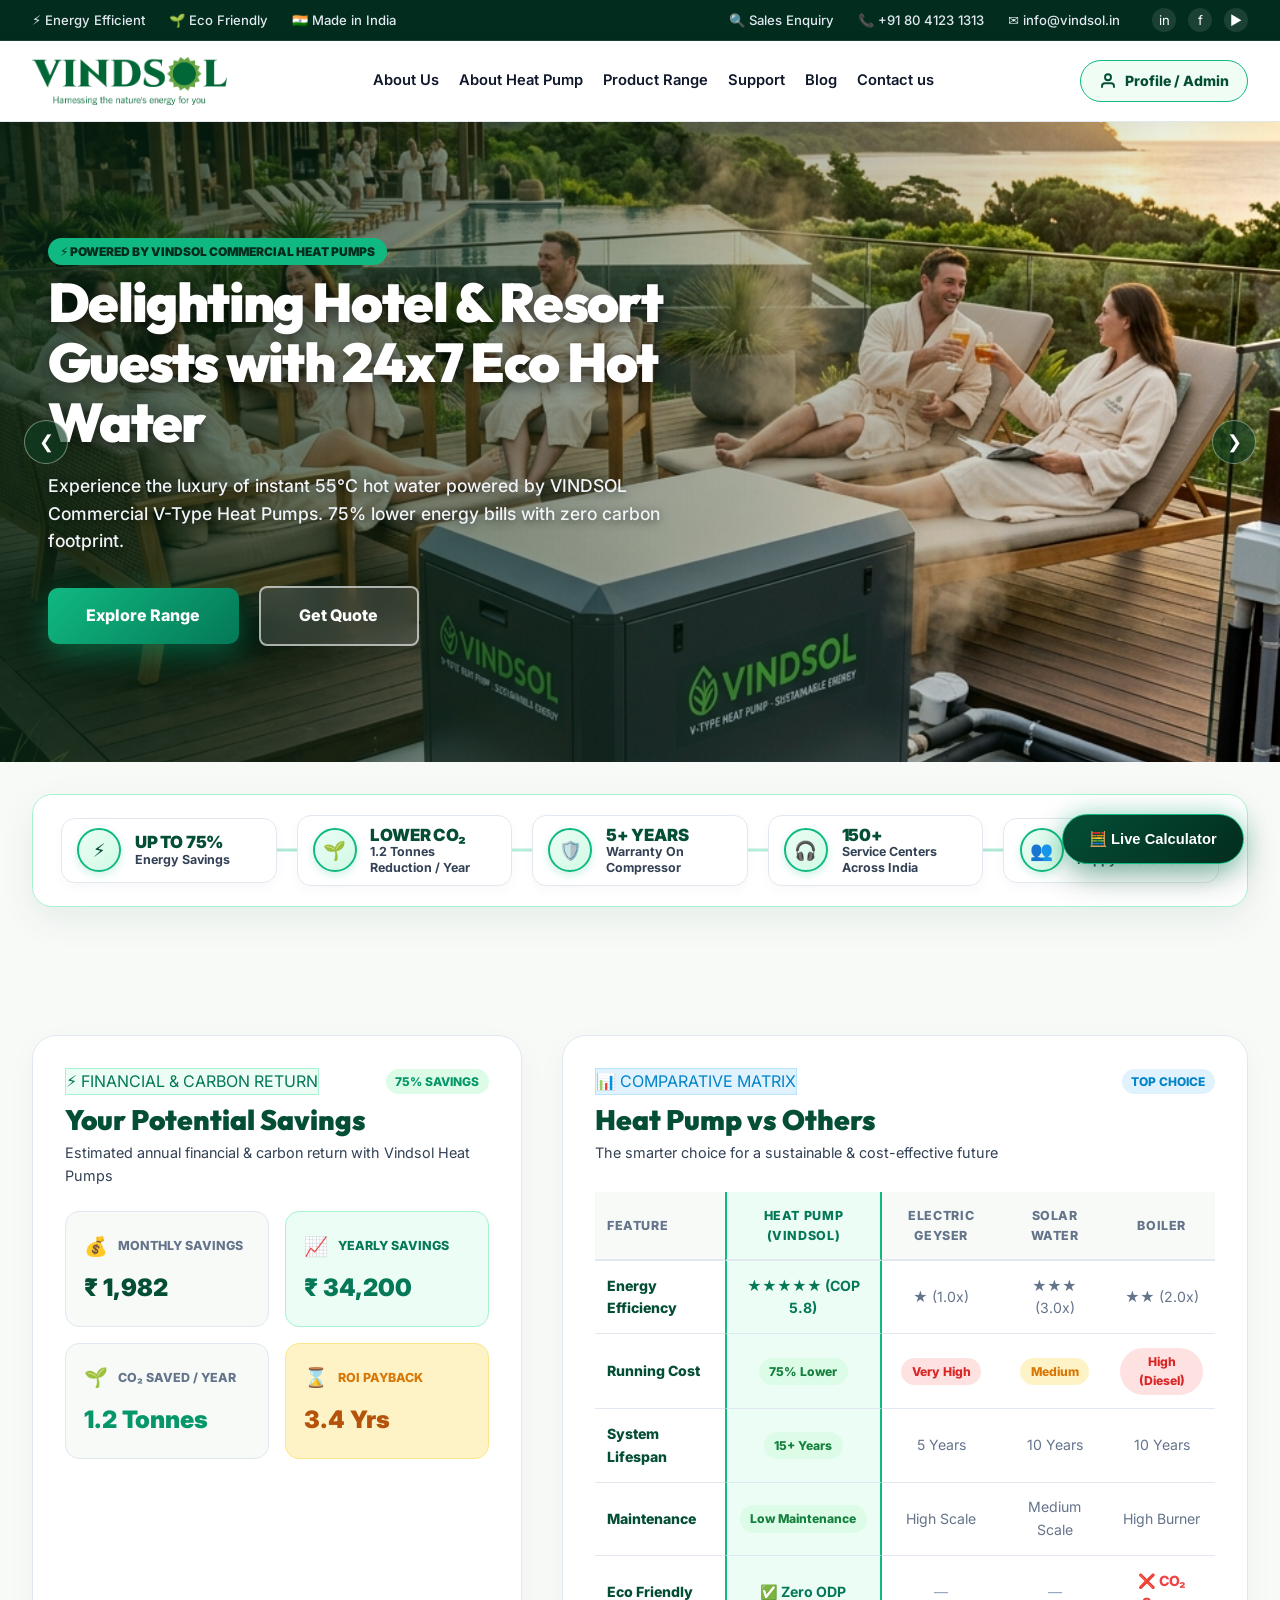
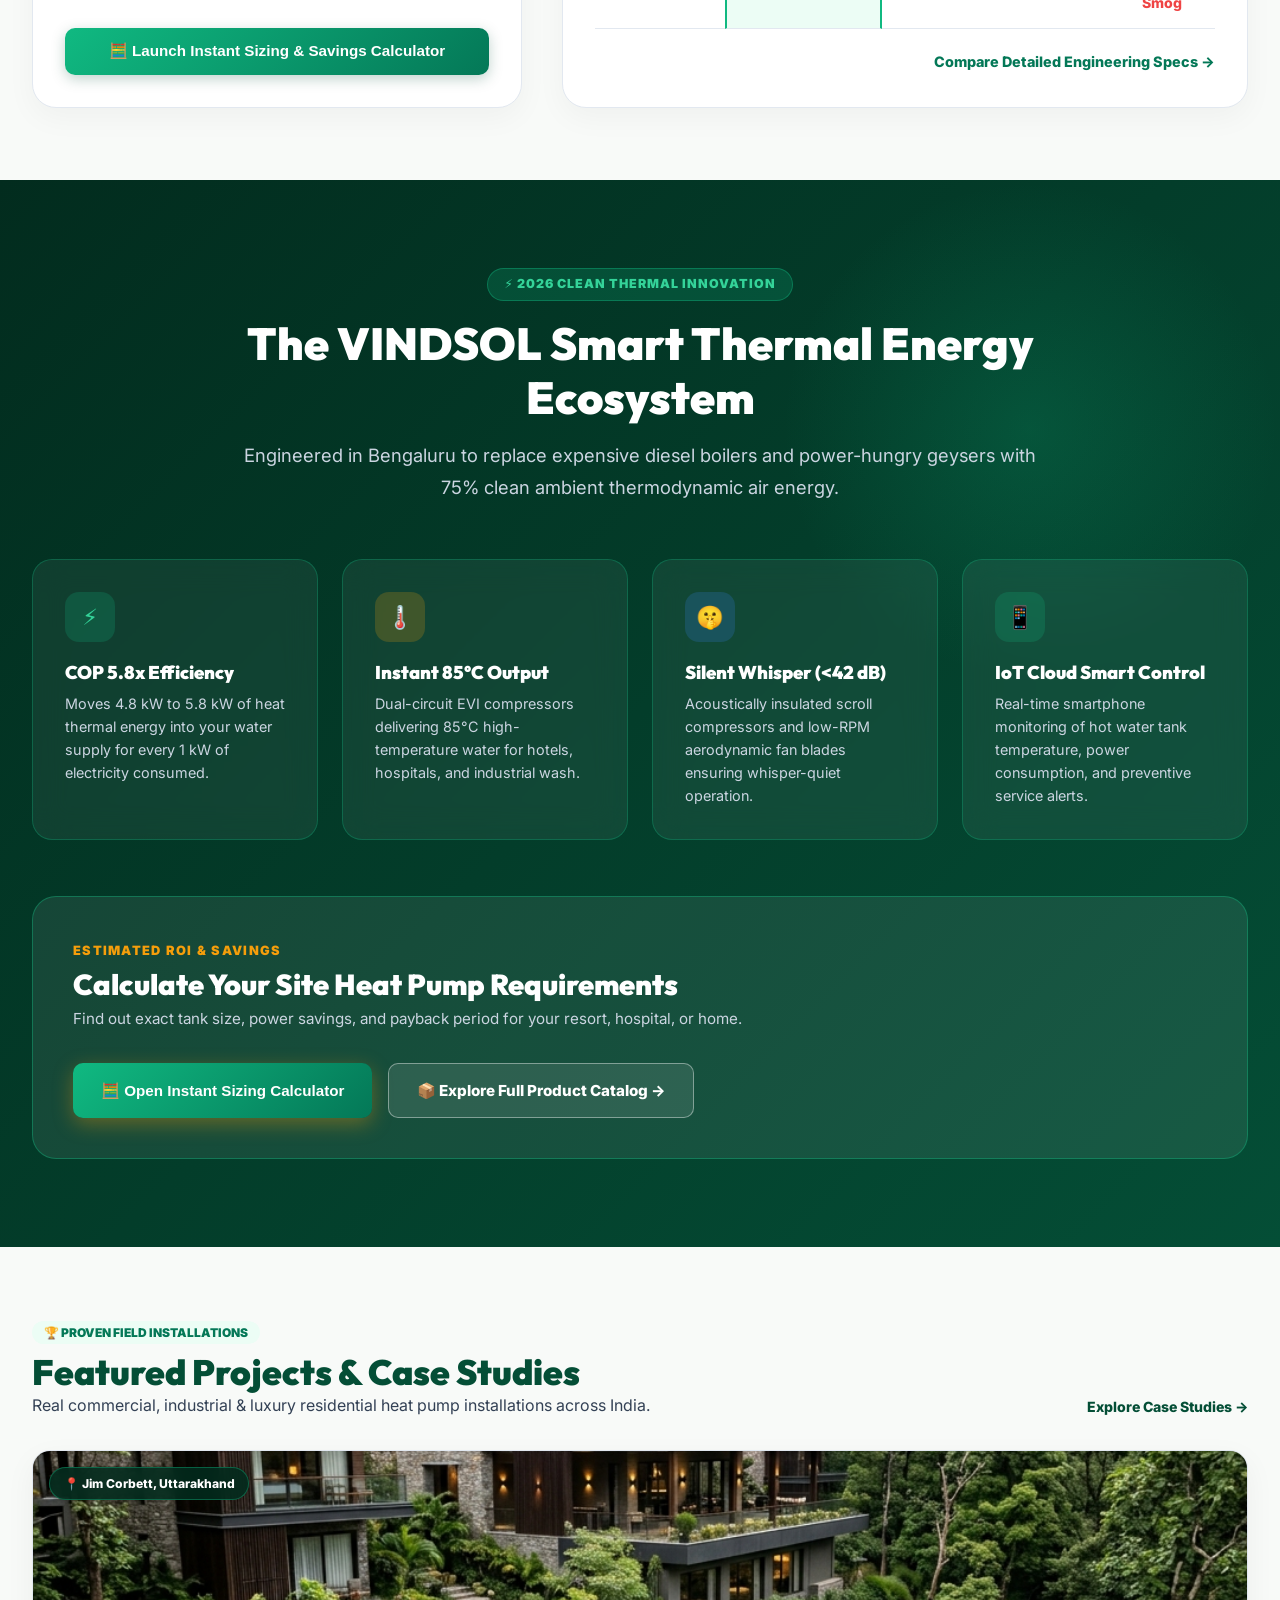
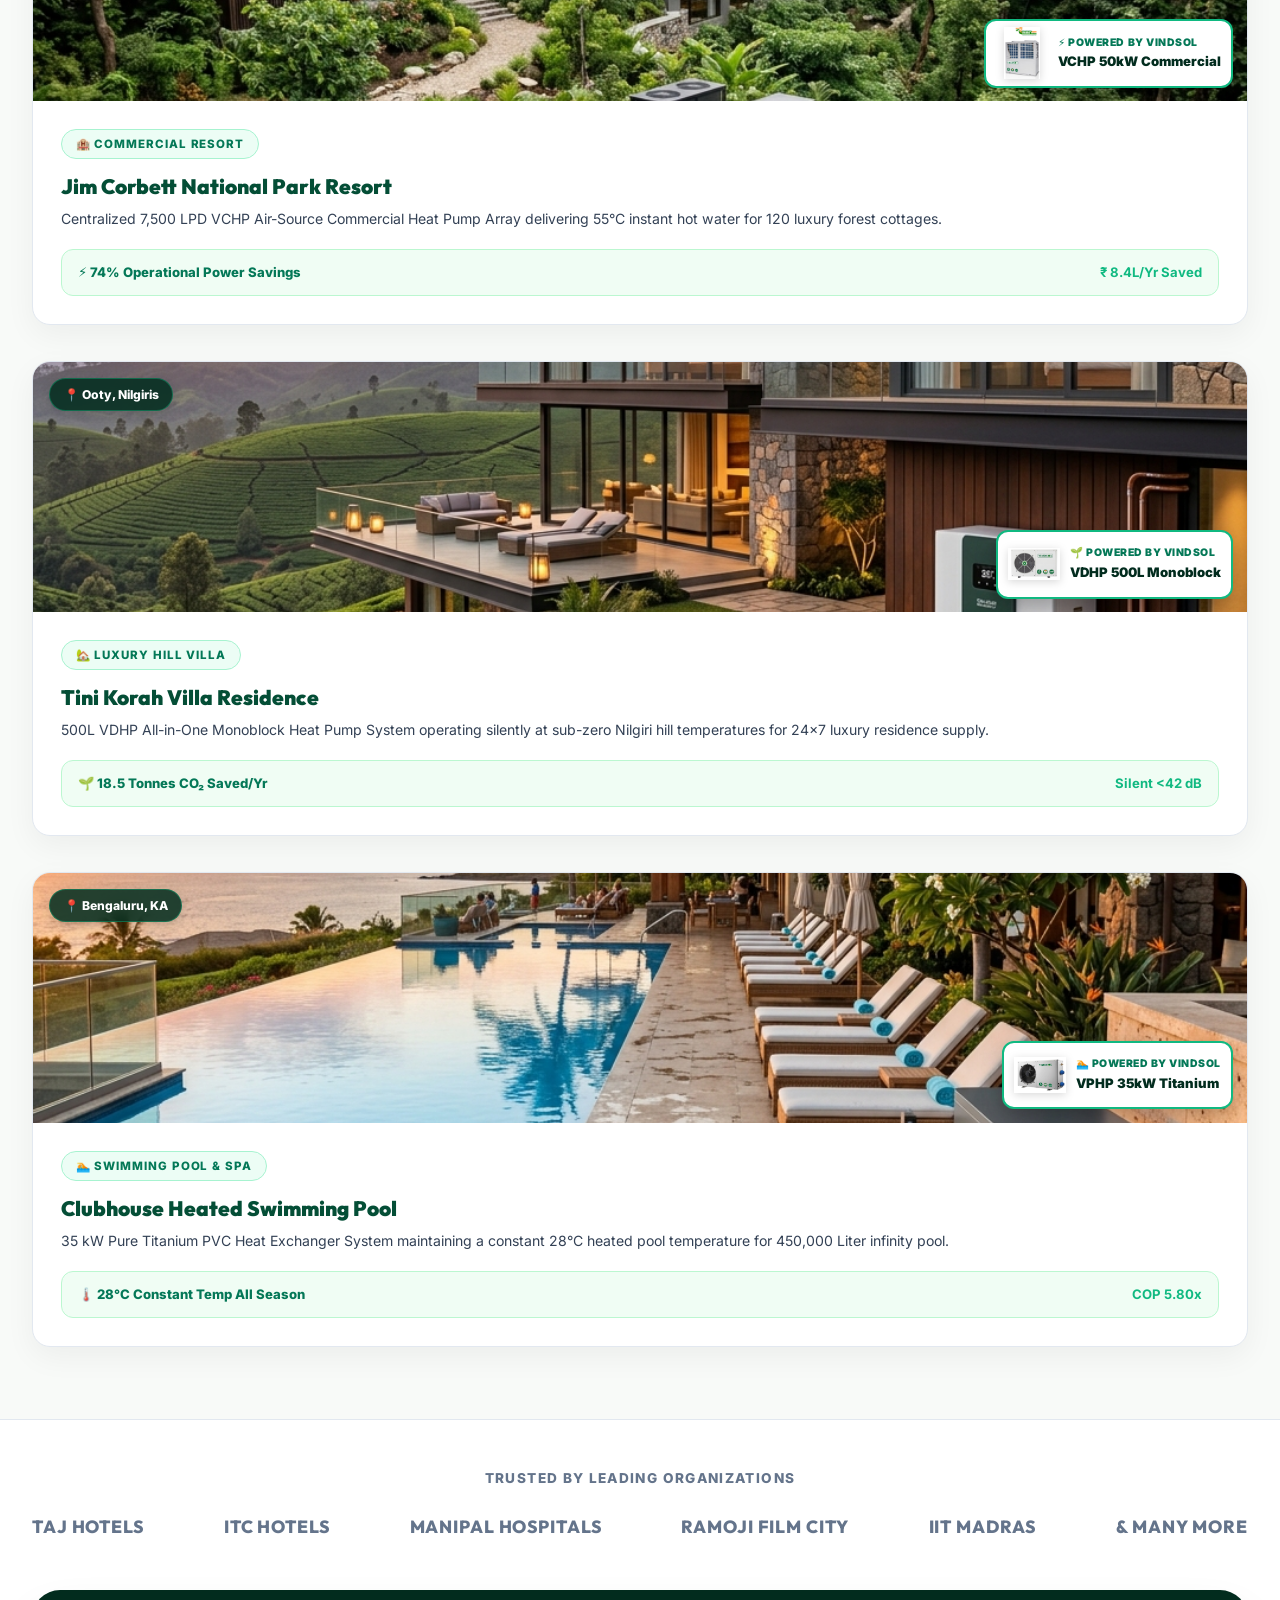
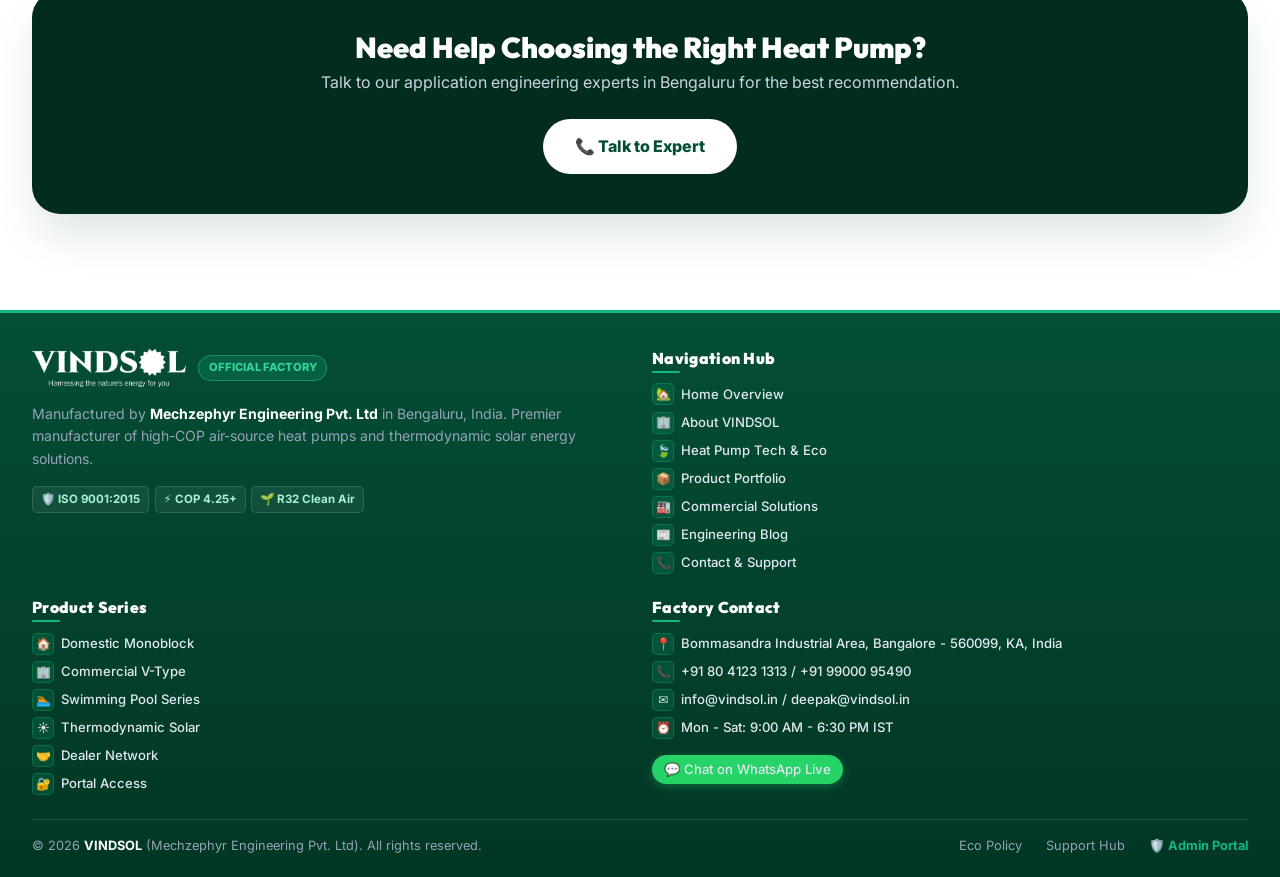
<file: index.html>
<!DOCTYPE html>
<html lang="en">
<head>
  <meta charset="UTF-8">
  <meta name="viewport" content="width=device-width, initial-scale=1.0">
  <title>Vindsol - Intelligent Air-Source Heat Pump Solutions | Mechzephyr Engineering</title>
  <meta name="description" content="Save up to 75% energy with Vindsol Air Source Heat Pumps. Manufacturer of domestic, commercial, and swimming pool heat pumps in Bengaluru, India.">
  <link rel="stylesheet" href="css/style.css">
</head>
<body>

  <!-- =========================================================================
       1. TOP UTILITY ANNOUNCEMENT BAR
       ========================================================================= -->
  <div class="top-bar">
    <div class="container top-bar-container">
      <div class="top-bar-left">
        <span class="top-bar-item">⚡ Energy Efficient</span>
        <span class="top-bar-item">🌱 Eco Friendly</span>
        <span class="top-bar-item">🇮🇳 Made in India</span>
      </div>
      <div class="top-bar-right">
        <a href="contact.html" class="top-bar-item">🔍 Sales Enquiry</a>
        <a href="tel:+918041231313" class="top-bar-item">📞 +91 80 4123 1313</a>
        <a href="mailto:info@vindsol.in" class="top-bar-item">✉️ info@vindsol.in</a>
        <div class="social-links">
          <a href="#" aria-label="LinkedIn">in</a>
          <a href="#" aria-label="Facebook">f</a>
          <a href="#" aria-label="YouTube">▶</a>
        </div>
      </div>
    </div>
  </div>

  <!-- =========================================================================
       2. MAIN NAVIGATION HEADER
       ========================================================================= -->
  <header class="header">
    <div class="container nav-container">
      <a href="index.html" class="logo-brand" aria-label="VINDSOL Homepage">
        <img src="assets/images/vindsol-official-logo.png" alt="Vindsol Heat Pump Solutions" class="logo-img">
      </a>

      <nav aria-label="Main Navigation">
        <ul class="nav-menu">
          <li><a href="about.html" class="nav-link">About Us</a></li>
          <li><a href="sustainability.html" class="nav-link">About Heat Pump</a></li>
          <li><a href="products.html" class="nav-link">Product Range</a></li>
          <li><a href="support.html" class="nav-link">Support</a></li>
          <li><a href="blog.html" class="nav-link">Blog</a></li>
          <li><a href="contact.html" class="nav-link">Contact us</a></li>
        </ul>
      </nav>

      <div style="display: flex; align-items: center; gap: 0.75rem;">
        <a href="profile.html" class="nav-profile-btn" aria-label="User Profile">
          <svg width="18" height="18" viewBox="0 0 24 24" fill="none" stroke="currentColor" stroke-width="2.5"><path d="M20 21v-2a4 4 0 0 0-4-4H8a4 4 0 0 0-4 4v2"/><circle cx="12" cy="7" r="4"/></svg>
          <span>Profile / Admin</span>
        </a>
      </div>
    </div>
  </header>

  <!-- =========================================================================
       3. HERO LANDING SECTION
       ========================================================================= -->
  <!-- =========================================================================
       3. FULL-WIDTH ADVERTISING HERO BANNER SLIDER (Matching Reference Image)
       ========================================================================= -->
  <!-- =========================================================================
       3. FULL-WIDTH ULTRA HD ADVERTISING HERO SLIDER
       ========================================================================= -->
  <section class="hero-banner-slider" id="heroAdSlider">
    <!-- Slide 1: Hotel & Resort Customer Enjoyment Powered by VINDSOL -->
    <div class="hero-banner-slide active">
      <img src="assets/images/vindsol-resort-enjoying.png" alt="Happy Resort Guests Enjoying Hot Water Comfort Powered by VINDSOL" class="hero-banner-bg">
      <div class="hero-banner-content-wrapper">
        <div class="container hero-banner-container">
          <div class="hero-banner-text-box">
            <span style="background: #10B981; color: #022C1E; font-size: 0.75rem; font-weight: 900; padding: 0.25rem 0.75rem; border-radius: 99px; text-transform: uppercase; display: inline-block; margin-bottom: 0.5rem;">
              ⚡ POWERED BY VINDSOL COMMERCIAL HEAT PUMPS
            </span>
            <h1 class="hero-banner-title">Delighting Hotel &amp; Resort Guests with 24x7 Eco Hot Water</h1>

            <p class="hero-banner-description">
              Experience the luxury of instant 55°C hot water powered by VINDSOL Commercial V-Type Heat Pumps. 75% lower energy bills with zero carbon footprint.
            </p>

            <div class="hero-banner-buttons">
              <a href="products.html" class="btn-banner-green">Explore Range</a>
              <a href="contact.html" class="btn-banner-outline">Get Quote</a>
            </div>
          </div>
        </div>
      </div>
    </div>

    <!-- Slide 2: Villa Residence Family Enjoyment Powered by VINDSOL -->
    <div class="hero-banner-slide">
      <img src="assets/images/vindsol-villa-enjoying.png" alt="Happy Family Enjoying Cozy Hot Water Comfort Powered by VINDSOL Monoblock" class="hero-banner-bg">
      <div class="hero-banner-content-wrapper">
        <div class="container hero-banner-container">
          <div class="hero-banner-text-box">
            <span style="background: #10B981; color: #022C1E; font-size: 0.75rem; font-weight: 900; padding: 0.25rem 0.75rem; border-radius: 99px; text-transform: uppercase; display: inline-block; margin-bottom: 0.5rem;">
              🌱 SILENT RESIDENTIAL MONOBLOCK TECHNOLOGY
            </span>
            <h1 class="hero-banner-title">Whisper-Quiet Hot Water Luxury for Modern Villas</h1>

            <p class="hero-banner-description">
              Vindsol Monoblock Water Heaters deliver uninterrupted hot water for luxury hill villas and independent homes, even at sub-zero temperatures.
            </p>

            <div class="hero-banner-buttons">
              <a href="products.html" class="btn-banner-green">Explore Range</a>
              <a href="contact.html" class="btn-banner-outline">Get Quote</a>
            </div>
          </div>
        </div>
      </div>
    </div>

    <!-- Slide 3: Heated Swimming Pool Enjoyment Powered by VINDSOL -->
    <div class="hero-banner-slide">
      <img src="assets/images/vindsol-pool-enjoying.png" alt="Resort Swimming Pool Guests Enjoying Warm 28C Heated Water Powered by VINDSOL" class="hero-banner-bg">
      <div class="hero-banner-content-wrapper">
        <div class="container hero-banner-container">
          <div class="hero-banner-text-box">
            <span style="background: #10B981; color: #022C1E; font-size: 0.75rem; font-weight: 900; padding: 0.25rem 0.75rem; border-radius: 99px; text-transform: uppercase; display: inline-block; margin-bottom: 0.5rem;">
              🏊 365-DAY HEATED POOL HAPPINESS
            </span>
            <h1 class="hero-banner-title">Enjoy 28°C Constant Heated Pool Water All Year</h1>

            <p class="hero-banner-description">
              Extend your swimming season through cold winters with VINDSOL Titanium Exchanger Pool Heat Pumps. Pure Titanium anti-corrosion protection.
            </p>

            <div class="hero-banner-buttons">
              <a href="products.html?sector=pools" class="btn-banner-green">Explore Pool Range</a>
              <a href="contact.html" class="btn-banner-outline">Get Quote</a>
            </div>
          </div>
        </div>
      </div>
    </div>

    <!-- Navigation Edge Arrows -->
    <button class="banner-arrow-btn banner-arrow-prev" id="heroSlidePrev" aria-label="Previous Slide">❮</button>
    <button class="banner-arrow-btn banner-arrow-next" id="heroSlideNext" aria-label="Next Slide">❯</button>
  </section>

  <!-- =========================================================================
       4. FLOATING KEY STATS STRIP
       ========================================================================= -->
  <div class="stats-strip-section">
    <div class="container">
      <div class="stats-card-row">
        
        <div class="stat-box">
          <div class="stat-box-icon">⚡</div>
          <div class="stat-box-content">
            <span class="stat-box-title">UP TO 75%</span>
            <span class="stat-box-desc">Energy Savings</span>
          </div>
        </div>

        <div class="stat-box">
          <div class="stat-box-icon">🌱</div>
          <div class="stat-box-content">
            <span class="stat-box-title">LOWER CO₂</span>
            <span class="stat-box-desc">1.2 Tonnes Reduction / Year</span>
          </div>
        </div>

        <div class="stat-box">
          <div class="stat-box-icon">🛡️</div>
          <div class="stat-box-content">
            <span class="stat-box-title">5+ YEARS</span>
            <span class="stat-box-desc">Warranty On Compressor</span>
          </div>
        </div>

        <div class="stat-box">
          <div class="stat-box-icon">🎧</div>
          <div class="stat-box-content">
            <span class="stat-box-title">150+</span>
            <span class="stat-box-desc">Service Centers Across India</span>
          </div>
        </div>

        <div class="stat-box">
          <div class="stat-box-icon">👥</div>
          <div class="stat-box-content">
            <span class="stat-box-title">1000+</span>
            <span class="stat-box-desc">Happy Customers</span>
          </div>
        </div>

      </div>
    </div>
  </div>

  <!-- =========================================================================
       5. SPACIOUS 2-COLUMN DASHBOARD GRID (SAVINGS & MATRIX COMPARISON)
       ========================================================================= -->
  <section class="grid-dashboard-section" id="calculator" style="padding: 4.5rem 0; background: #F8FAF8;">
    <div class="container">
      <div class="dashboard-2col-grid">
        
        <!-- Column 1: Your Potential Savings Output Card -->
        <div class="dashboard-card-modern">
          <div>
            <div style="display: flex; align-items: center; justify-content: space-between; margin-bottom: 0.5rem;">
              <span class="blueprint-tag" style="background: #ECFDF5; color: #047857; border: 1px solid #A7F3D0;">⚡ FINANCIAL &amp; CARBON RETURN</span>
              <span style="font-size: 0.75rem; font-weight: 800; color: #059669; background: #DCFCE7; padding: 0.2rem 0.6rem; border-radius: 99px;">75% SAVINGS</span>
            </div>
            <h3 style="font-size: 1.75rem; font-weight: 900; color: var(--color-primary); margin-bottom: 0.25rem;">Your Potential Savings</h3>
            <p style="font-size: 0.9rem; color: var(--text-secondary); margin-bottom: 1.5rem;">Estimated annual financial &amp; carbon return with Vindsol Heat Pumps</p>

            <!-- 2x2 Metric KPI Grid -->
            <div style="display: grid; grid-template-columns: 1fr 1fr; gap: 1rem; margin-bottom: 1.5rem;">
              
              <div style="background: #F8FAF8; border: 1.5px solid #E2E8F0; border-radius: 14px; padding: 1.15rem; transition: all 0.25s ease;">
                <div style="display: flex; align-items: center; gap: 0.6rem; margin-bottom: 0.5rem;">
                  <span style="font-size: 1.2rem;">💰</span>
                  <span style="font-size: 0.78rem; font-weight: 800; color: var(--text-muted); text-transform: uppercase;">Monthly Savings</span>
                </div>
                <strong id="monthlySavingsVal" style="font-size: 1.5rem; font-weight: 900; color: var(--color-primary); display: block;">₹ 2,850</strong>
              </div>

              <div style="background: #ECFDF5; border: 1.5px solid #A7F3D0; border-radius: 14px; padding: 1.15rem; transition: all 0.25s ease;">
                <div style="display: flex; align-items: center; gap: 0.6rem; margin-bottom: 0.5rem;">
                  <span style="font-size: 1.2rem;">📈</span>
                  <span style="font-size: 0.78rem; font-weight: 800; color: #047857; text-transform: uppercase;">Yearly Savings</span>
                </div>
                <strong id="yearlySavingsVal" style="font-size: 1.5rem; font-weight: 900; color: #047857; display: block;">₹ 34,200</strong>
              </div>

              <div style="background: #F8FAF8; border: 1.5px solid #E2E8F0; border-radius: 14px; padding: 1.15rem; transition: all 0.25s ease;">
                <div style="display: flex; align-items: center; gap: 0.6rem; margin-bottom: 0.5rem;">
                  <span style="font-size: 1.2rem;">🌱</span>
                  <span style="font-size: 0.78rem; font-weight: 800; color: var(--text-muted); text-transform: uppercase;">CO₂ Saved / Year</span>
                </div>
                <strong id="co2ReductionVal" style="font-size: 1.5rem; font-weight: 900; color: #059669; display: block;">1.2 Tonnes</strong>
              </div>

              <div style="background: #FEF3C7; border: 1.5px solid #FDE68A; border-radius: 14px; padding: 1.15rem; transition: all 0.25s ease;">
                <div style="display: flex; align-items: center; gap: 0.6rem; margin-bottom: 0.5rem;">
                  <span style="font-size: 1.2rem;">⌛</span>
                  <span style="font-size: 0.78rem; font-weight: 800; color: #D97706; text-transform: uppercase;">ROI Payback</span>
                </div>
                <strong id="paybackPeriodVal" style="font-size: 1.5rem; font-weight: 900; color: #B45309; display: block;">2.3 Years</strong>
              </div>

            </div>
          </div>

          <div>
            <button onclick="document.getElementById('calcModalOverlay').classList.add('active')" class="btn-amazon-primary" style="width: 100%; justify-content: center; font-size: 0.95rem; padding: 0.9rem; background: linear-gradient(135deg, #10B981 0%, #047857 100%); font-weight: 900; border: none; cursor: pointer; box-shadow: 0 4px 14px rgba(4,78,54,0.25);">
              🧮 Launch Instant Sizing &amp; Savings Calculator
            </button>
          </div>
        </div>

        <!-- Column 2: Heat Pump vs Others Comparison Table -->
        <div class="dashboard-card-modern">
          <div>
            <div style="display: flex; align-items: center; justify-content: space-between; margin-bottom: 0.5rem;">
              <span class="blueprint-tag" style="background: #E0F2FE; color: #0284C7; border: 1px solid #BAE6FD;">📊 COMPARATIVE MATRIX</span>
              <span style="font-size: 0.75rem; font-weight: 800; color: #0284C7; background: #E0F2FE; padding: 0.2rem 0.6rem; border-radius: 99px;">TOP CHOICE</span>
            </div>
            <h3 style="font-size: 1.75rem; font-weight: 900; color: var(--color-primary); margin-bottom: 0.25rem;">Heat Pump vs Others</h3>
            <p style="font-size: 0.9rem; color: var(--text-secondary); margin-bottom: 1.25rem;">The smarter choice for a sustainable &amp; cost-effective future</p>

            <div style="overflow-x: auto;">
              <table class="comp-matrix-table">
                <thead>
                  <tr>
                    <th style="text-align: left; padding-left: 0.75rem;">Feature</th>
                    <th class="matrix-vindsol-col">Heat Pump (VINDSOL)</th>
                    <th>Electric Geyser</th>
                    <th>Solar Water</th>
                    <th>Boiler</th>
                  </tr>
                </thead>
                <tbody>
                  <tr>
                    <td style="font-weight: 800; color: var(--color-primary); text-align: left; padding-left: 0.75rem;">Energy Efficiency</td>
                    <td class="matrix-vindsol-col"><strong style="color: #047857;">★★★★★ (COP 5.8)</strong></td>
                    <td style="color: #64748B;">★ (1.0x)</td>
                    <td style="color: #64748B;">★★★ (3.0x)</td>
                    <td style="color: #64748B;">★★ (2.0x)</td>
                  </tr>
                  <tr>
                    <td style="font-weight: 800; color: var(--color-primary); text-align: left; padding-left: 0.75rem;">Running Cost</td>
                    <td class="matrix-vindsol-col"><span class="matrix-badge-success">75% Lower</span></td>
                    <td><span class="matrix-badge-danger">Very High</span></td>
                    <td><span class="matrix-badge-warning">Medium</span></td>
                    <td><span class="matrix-badge-danger">High (Diesel)</span></td>
                  </tr>
                  <tr>
                    <td style="font-weight: 800; color: var(--color-primary); text-align: left; padding-left: 0.75rem;">System Lifespan</td>
                    <td class="matrix-vindsol-col"><span class="matrix-badge-success">15+ Years</span></td>
                    <td style="color: #64748B;">5 Years</td>
                    <td style="color: #64748B;">10 Years</td>
                    <td style="color: #64748B;">10 Years</td>
                  </tr>
                  <tr>
                    <td style="font-weight: 800; color: var(--color-primary); text-align: left; padding-left: 0.75rem;">Maintenance</td>
                    <td class="matrix-vindsol-col"><span class="matrix-badge-success">Low Maintenance</span></td>
                    <td style="color: #64748B;">High Scale</td>
                    <td style="color: #64748B;">Medium Scale</td>
                    <td style="color: #64748B;">High Burner</td>
                  </tr>
                  <tr>
                    <td style="font-weight: 800; color: var(--color-primary); text-align: left; padding-left: 0.75rem;">Eco Friendly</td>
                    <td class="matrix-vindsol-col"><strong style="color: #047857; font-size: 0.88rem;">✅ Zero ODP</strong></td>
                    <td style="color: #94A3B8;">—</td>
                    <td style="color: #94A3B8;">—</td>
                    <td style="color: #EF4444; font-weight: 800;">❌ CO₂ Smog</td>
                  </tr>
                </tbody>
              </table>
            </div>
          </div>

          <div style="margin-top: 1.25rem; text-align: right;">
            <a href="sustainability.html" style="color: #047857; font-weight: 800; font-size: 0.9rem; text-decoration: none; display: inline-flex; align-items: center; gap: 0.4rem; transition: gap 0.2s ease;">
              Compare Detailed Engineering Specs →
            </a>
          </div>
        </div>

      </div>
    </div>
  </section>

  <!-- =========================================================================
       FLOATING CALCULATOR MODAL & TRIGGER BUTTON
       ========================================================================= -->
  <button class="floating-calc-trigger open-calc-modal" aria-label="Open Savings Calculator">
    🧮 Live Calculator
  </button>

  <div class="calc-modal-overlay" id="calcModalOverlay">
    <div class="calc-modal-card">
      <button class="calc-modal-close" id="closeCalcModalBtn" aria-label="Close Calculator Modal">&times;</button>
      
      <div style="margin-bottom: 1.25rem; display: flex; align-items: center; justify-content: space-between; flex-wrap: wrap; gap: 1rem; border-bottom: 2px solid #E2E8F0; padding-bottom: 0.85rem;">
        <div>
          <div class="blueprint-tag">OFFICIAL VINDSOL PROFORMA QUOTATION CALCULATOR</div>
          <h3 style="font-size: 1.6rem; font-weight: 900; color: var(--color-primary); margin-top: 0.25rem;">Instant Proforma Quotation &amp; Sizing Hub</h3>
        </div>
        <div style="text-align: right; font-size: 0.8rem; font-weight: 700; color: var(--text-muted);">
          <div>Ref: <strong style="color: var(--color-primary);" id="quoteRefNo">VIN/2026/QT-8421</strong></div>
          <div>Date: <strong id="quoteDate">05 Aug 2026</strong></div>
        </div>
      </div>

      <!-- Customer Details Header Inputs -->
      <div style="background: #F8FAF8; border: 1px solid var(--border-soft); border-radius: 10px; padding: 0.85rem 1rem; margin-bottom: 1.25rem; display: grid; grid-template-columns: repeat(3, 1fr); gap: 0.85rem;">
        <div>
          <label style="font-size: 0.75rem; font-weight: 700; color: var(--text-muted); display: block;" for="custName">Customer / Company Name</label>
          <input type="text" id="custName" class="form-input-custom" value="Royal Palms Hotel" style="padding: 0.4rem 0.6rem; font-size: 0.85rem;">
        </div>
        <div>
          <label style="font-size: 0.75rem; font-weight: 700; color: var(--text-muted); display: block;" for="custMobile">WhatsApp / Phone No</label>
          <input type="text" id="custMobile" class="form-input-custom" value="+91 98765 43210" style="padding: 0.4rem 0.6rem; font-size: 0.85rem;">
        </div>
        <div>
          <label style="font-size: 0.75rem; font-weight: 700; color: var(--text-muted); display: block;" for="custCity">Site Location / City</label>
          <input type="text" id="custCity" class="form-input-custom" value="Bengaluru, KA" style="padding: 0.4rem 0.6rem; font-size: 0.85rem;">
        </div>
      </div>

      <!-- Mode Switcher Tabs -->
      <div class="calc-nav-tabs">
        <button class="calc-nav-btn active" data-calc-tab="tab-comm-calc">
          🏢 Commercial Hot Water Quote
        </button>
        <button class="calc-nav-btn" data-calc-tab="tab-pool-calc">
          🏊 Swimming Pool &amp; Spa Quote
        </button>
        <button class="calc-nav-btn" data-calc-tab="tab-dom-calc">
          🏠 Residential Domestic Quote
        </button>
        <button class="calc-nav-btn" data-calc-tab="tab-custom-calc" style="color: #FFD700; font-weight: 900;">
          🛠️ Custom Special Product Request
        </button>
      </div>

      <!-- TAB 1: Commercial Hot Water Sizer & Quote -->
      <div class="calc-tab-pane active" id="tab-comm-calc">
        <div class="calc-grid-layout">
          
          <div class="calc-input-box">
            <h4 style="font-size: 0.95rem; font-weight: 800; color: #15803D; margin-bottom: 0.85rem;">1. Operating Thermal Parameters</h4>
            
            <div class="form-field-group">
              <label class="form-label-custom" for="commVolume">Daily Hot Water Demand (Liters / Day)</label>
              <input type="number" id="commVolume" class="form-input-custom" value="1000" step="100">
            </div>

            <div style="display: grid; grid-template-columns: 1fr 1fr; gap: 0.85rem;">
              <div class="form-field-group">
                <label class="form-label-custom" for="commT1">Cold Water In (°C)</label>
                <input type="number" id="commT1" class="form-input-custom" value="20" step="1">
              </div>
              <div class="form-field-group">
                <label class="form-label-custom" for="commT2">Target Hot Water (°C)</label>
                <input type="number" id="commT2" class="form-input-custom" value="55" step="1">
              </div>
            </div>

            <div style="display: grid; grid-template-columns: 1fr 1fr; gap: 0.85rem;">
              <div class="form-field-group">
                <label class="form-label-custom" for="commHT">Heating Window (Hrs/Day)</label>
                <input type="number" id="commHT" class="form-input-custom" value="8" step="0.5">
              </div>
              <div class="form-field-group">
                <label class="form-label-custom" for="commTariff">Tariff Rate (₹ / kWh)</label>
                <input type="number" id="commTariff" class="form-input-custom" value="8.00" step="0.25">
              </div>
            </div>
          </div>

          <div class="calc-results-box">
            <div class="calc-results-title">
              <span>Proforma Quotation Breakdown</span>
              <span>⚡ COP 4.25x</span>
            </div>

            <div class="calc-metric-grid">
              <div class="calc-metric-card">
                <span class="calc-metric-label">Required Heat Pump</span>
                <div class="calc-metric-val" id="commKWVal">5.1 kW</div>
              </div>
              <div class="calc-metric-card">
                <span class="calc-metric-label">Daily Net Load</span>
                <div class="calc-metric-val" id="commKcalVal">41 kWh/day</div>
              </div>
            </div>

            <!-- Bill of Materials (BOM) Itemized Quotation Table -->
            <table class="quote-bom-table">
              <thead>
                <tr>
                  <th>Equipment Description</th>
                  <th style="text-align: right;">Amount (₹)</th>
                </tr>
              </thead>
              <tbody id="commBomTableBody">
                <tr>
                  <td>VDHP 11000 MB Monoblock (10 kW)</td>
                  <td style="text-align: right;">₹ 98,000</td>
                </tr>
                <tr>
                  <td>Quartz Blue Glass Tank (1000L)</td>
                  <td style="text-align: right;">₹ 45,000</td>
                </tr>
                <tr>
                  <td>Safety Valve Package (VRV + TPRV)</td>
                  <td style="text-align: right;">₹ 8,500</td>
                </tr>
                <tr>
                  <td>Freight &amp; Factory Commissioning</td>
                  <td style="text-align: right;">₹ 6,500</td>
                </tr>
                <tr class="quote-total-row">
                  <td>Total Investment Excl. Tax</td>
                  <td style="text-align: right;" id="commSubtotalVal">₹ 1,58,000</td>
                </tr>
                <tr class="quote-total-row" style="background: rgba(255, 215, 0, 0.2); color: #FFFFFF;">
                  <td>Grand Total (Incl. 18% GST)</td>
                  <td style="text-align: right; font-size: 1.15rem; color: #FFD700;" id="commGrandTotalVal">₹ 1,86,440</td>
                </tr>
              </tbody>
            </table>

            <div style="margin-top: 0.85rem; font-size: 0.8rem; color: #DCFCE7; display: flex; justify-content: space-between;">
              <span>Annual Power Savings: <strong style="color: #FFD700;" id="commYearlySavingsVal">₹ 1,04,076</strong></span>
              <span>ROI Payback: <strong style="color: #86EFAC;" id="commPaybackVal">0.9 Yrs</strong></span>
            </div>

            <div style="display: grid; grid-template-columns: 1fr 1fr 1.2fr; gap: 0.5rem; margin-top: 1.25rem;">
              <button onclick="window.print()" class="btn-buy-secondary" style="background: rgba(255,255,255,0.2); color: #FFF; border: 1px solid #FFF; padding: 0.6rem; font-size: 0.8rem; justify-content: center;">
                🖨️ Print PDF
              </button>
              <a href="#" id="commWaBtn" target="_blank" class="btn-buy-primary" style="background: #25D366; color: #FFF; border: none; padding: 0.6rem; font-size: 0.8rem; justify-content: center;">
                📱 WhatsApp
              </a>
              <button onclick="submitQuoteToVindsol('Commercial Hot Water')" class="btn-buy-primary" style="background: #10B981; color: #FFF; border: none; padding: 0.6rem; font-size: 0.8rem; justify-content: center; font-weight: 900;">
                📩 Submit to VINDSOL
              </button>
            </div>

          </div>

        </div>
      </div>

      <!-- TAB 2: Swimming Pool & Spa Quote -->
      <div class="calc-tab-pane" id="tab-pool-calc">
        <div class="calc-grid-layout">
          
          <div class="calc-input-box">
            <h4 style="font-size: 0.95rem; font-weight: 800; color: #15803D; margin-bottom: 0.85rem;">Pool Dimensions &amp; Environment</h4>
            
            <div class="form-field-group">
              <label class="form-label-custom" for="poolVol">Pool Volume (m³ / Cubic Meters)</label>
              <input type="number" id="poolVol" class="form-input-custom" value="100" step="10">
            </div>

            <div style="display: grid; grid-template-columns: 1fr 1fr; gap: 0.85rem;">
              <div class="form-field-group">
                <label class="form-label-custom" for="poolType">Pool Location</label>
                <select id="poolType" class="form-select-custom">
                  <option value="outdoor" selected>Outdoor Pool</option>
                  <option value="indoor">Indoor Pool</option>
                </select>
              </div>
              <div class="form-field-group">
                <label class="form-label-custom" for="poolAmb">Ambient Temp (°C)</label>
                <input type="number" id="poolAmb" class="form-input-custom" value="20" step="1">
              </div>
            </div>

            <div style="display: grid; grid-template-columns: 1fr 1fr; gap: 0.85rem;">
              <div class="form-field-group">
                <label class="form-label-custom" for="poolT2">Target Pool Temp (°C)</label>
                <input type="number" id="poolT2" class="form-input-custom" value="28" step="1">
              </div>
              <div class="form-field-group">
                <label class="form-label-custom" for="poolT1">Fresh Water Input (°C)</label>
                <input type="number" id="poolT1" class="form-input-custom" value="15" step="1">
              </div>
            </div>
          </div>

          <div class="calc-results-box">
            <div class="calc-results-title">
              <span>Titanium Pool Quotation</span>
              <span>🏊 Titanium Exchanger</span>
            </div>

            <div class="calc-metric-grid">
              <div class="calc-metric-card">
                <span class="calc-metric-label">Heat Load Capacity</span>
                <div class="calc-metric-val" id="poolKWVal">31.5 kW</div>
              </div>
              <div class="calc-metric-card">
                <span class="calc-metric-label">Initial Warmup</span>
                <div class="calc-metric-val" id="poolFHVal">23.0 kW</div>
              </div>
            </div>

            <table class="quote-bom-table">
              <thead>
                <tr>
                  <th>Equipment Description</th>
                  <th style="text-align: right;">Amount (₹)</th>
                </tr>
              </thead>
              <tbody id="poolBomTableBody">
                <tr>
                  <td>VPHP 3500 Pool Heater (35 kW Titanium)</td>
                  <td style="text-align: right;">₹ 1,95,000</td>
                </tr>
                <tr>
                  <td>Titanium Water Heat Exchanger Circuit</td>
                  <td style="text-align: right;">Included</td>
                </tr>
                <tr>
                  <td>Freight &amp; Commissioning</td>
                  <td style="text-align: right;">₹ 8,500</td>
                </tr>
                <tr class="quote-total-row">
                  <td>Subtotal Excl. Tax</td>
                  <td style="text-align: right;" id="poolSubtotalVal">₹ 2,03,500</td>
                </tr>
                <tr class="quote-total-row" style="background: rgba(255, 215, 0, 0.2); color: #FFFFFF;">
                  <td>Grand Total (Incl. 18% GST)</td>
                  <td style="text-align: right; font-size: 1.15rem; color: #FFD700;" id="poolGrandTotalVal">₹ 2,40,130</td>
                </tr>
              </tbody>
            </table>

            <div style="display: grid; grid-template-columns: 1fr 1fr 1.2fr; gap: 0.5rem; margin-top: 1.25rem;">
              <button onclick="window.print()" class="btn-buy-secondary" style="background: rgba(255,255,255,0.2); color: #FFF; border: 1px solid #FFF; padding: 0.6rem; font-size: 0.8rem; justify-content: center;">
                🖨️ Print PDF
              </button>
              <a href="#" id="poolWaBtn" target="_blank" class="btn-buy-primary" style="background: #25D366; color: #FFF; border: none; padding: 0.6rem; font-size: 0.8rem; justify-content: center;">
                📱 WhatsApp
              </a>
              <button onclick="submitQuoteToVindsol('Swimming Pool & Spa')" class="btn-buy-primary" style="background: #10B981; color: #FFF; border: none; padding: 0.6rem; font-size: 0.8rem; justify-content: center; font-weight: 900;">
                📩 Submit to VINDSOL
              </button>
            </div>

          </div>

        </div>
      </div>

      <!-- TAB 3: Residential Domestic Quote -->
      <div class="calc-tab-pane" id="tab-dom-calc">
        <div class="calc-grid-layout">
          
          <div class="calc-input-box">
            <h4 style="font-size: 0.95rem; font-weight: 800; color: #15803D; margin-bottom: 0.85rem;">Residential Water Usage</h4>
            
            <div class="form-field-group">
              <label class="form-label-custom" for="calcPeople">Family Size / Occupants</label>
              <input type="number" id="calcPeople" class="form-input-custom" value="4" min="1" max="50">
            </div>

            <div class="form-field-group">
              <label class="form-label-custom" for="calcLitres">Daily Hot Water Demand (Liters)</label>
              <input type="number" id="calcLitres" class="form-input-custom" value="200" step="50">
            </div>

            <div style="display: grid; grid-template-columns: 1fr 1fr; gap: 0.85rem;">
              <div class="form-field-group">
                <label class="form-label-custom" for="calcHeaterType">Existing System</label>
                <select id="calcHeaterType" class="form-select-custom">
                  <option value="geyser" selected>Electric Geyser (0.9)</option>
                  <option value="boiler">Diesel Boiler (0.7)</option>
                  <option value="solar">Solar Backup (1.5)</option>
                </select>
              </div>
              <div class="form-field-group">
                <label class="form-label-custom" for="calcTariff">Tariff (₹/kWh)</label>
                <input type="number" id="calcTariff" class="form-input-custom" value="8.00" step="0.25">
              </div>
            </div>
          </div>

          <div class="calc-results-box">
            <div class="calc-results-title">
              <span>Domestic Monoblock Quote</span>
              <span>🏠 Residential</span>
            </div>

            <div class="calc-metric-grid">
              <div class="calc-metric-card">
                <span class="calc-metric-label">Monthly Savings</span>
                <div class="calc-metric-val" id="monthlySavingsVal" style="color: #86EFAC;">₹ 1,922</div>
              </div>
              <div class="calc-metric-card">
                <span class="calc-metric-label">Est. Payback</span>
                <div class="calc-metric-val" id="paybackPeriodVal">2.8 Years</div>
              </div>
            </div>

            <table class="quote-bom-table">
              <thead>
                <tr>
                  <th>Equipment Description</th>
                  <th style="text-align: right;">Amount (₹)</th>
                </tr>
              </thead>
              <tbody id="domBomTableBody">
                <tr>
                  <td>VDHP 4500 MB All-in-One (200L)</td>
                  <td style="text-align: right;">₹ 65,000</td>
                </tr>
                <tr>
                  <td>Standard Installation &amp; Piping Kit</td>
                  <td style="text-align: right;">₹ 4,500</td>
                </tr>
                <tr class="quote-total-row">
                  <td>Subtotal Excl. Tax</td>
                  <td style="text-align: right;" id="domSubtotalVal">₹ 69,500</td>
                </tr>
                <tr class="quote-total-row" style="background: rgba(255, 215, 0, 0.2); color: #FFFFFF;">
                  <td>Grand Total (Incl. 18% GST)</td>
                  <td style="text-align: right; font-size: 1.15rem; color: #FFD700;" id="domGrandTotalVal">₹ 82,010</td>
                </tr>
              </tbody>
            </table>

            <div style="display: grid; grid-template-columns: 1fr 1fr 1.2fr; gap: 0.5rem; margin-top: 1.25rem;">
              <button onclick="window.print()" class="btn-buy-secondary" style="background: rgba(255,255,255,0.2); color: #FFF; border: 1px solid #FFF; padding: 0.6rem; font-size: 0.8rem; justify-content: center;">
                🖨️ Print PDF
              </button>
              <a href="#" id="domWaBtn" target="_blank" class="btn-buy-primary" style="background: #25D366; color: #FFF; border: none; padding: 0.6rem; font-size: 0.8rem; justify-content: center;">
                📱 WhatsApp
              </a>
              <button onclick="submitQuoteToVindsol('Residential Domestic')" class="btn-buy-primary" style="background: #10B981; color: #FFF; border: none; padding: 0.6rem; font-size: 0.8rem; justify-content: center; font-weight: 900;">
                📩 Submit to VINDSOL
              </button>
            </div>

          </div>

        </div>
      </div>

      <!-- TAB 4: Custom Special Products Engineering Request -->
      <div class="calc-tab-pane" id="tab-custom-calc">
        <div style="background: #022C1E; color: #FFF; border-radius: 16px; padding: 2rem;">
          <div style="text-align: center; margin-bottom: 1.5rem;">
            <span style="background: #10B981; color: #022C1E; font-size: 0.75rem; font-weight: 900; padding: 0.25rem 0.75rem; border-radius: 99px; text-transform: uppercase;">
              🛠️ Custom Special Engineering Request
            </span>
            <h3 style="font-size: 1.5rem; font-weight: 900; color: #FFF; margin-top: 0.5rem;">Need a Modified or Special Heat Pump Product?</h3>
            <p style="font-size: 0.9rem; color: #A7F3D0;">Enter your custom site specifications below. Our Factory Engineering Team will design and prepare a custom quotation.</p>
          </div>

          <form onsubmit="submitCustomSpecialRequest(event)" style="display: grid; grid-template-columns: 1fr 1fr; gap: 1rem;">
            <div class="form-field-group">
              <label class="form-label-custom" style="color: #E2E8F0;">Custom Requirement Name / Application</label>
              <input type="text" id="customAppName" required class="form-input-custom" placeholder="e.g. Dairy Pasteurization 85°C System / Resort Olympic Pool">
            </div>

            <div class="form-field-group">
              <label class="form-label-custom" style="color: #E2E8F0;">Target Heating Capacity (kW or Liters/Day)</label>
              <input type="text" id="customCapacity" required class="form-input-custom" placeholder="e.g. 150 kW or 15,000 Liters/Day">
            </div>

            <div class="form-field-group">
              <label class="form-label-custom" style="color: #E2E8F0;">Target Water Temperature (°C)</label>
              <input type="text" id="customTemp" required class="form-input-custom" placeholder="e.g. 75°C to 85°C">
            </div>

            <div class="form-field-group">
              <label class="form-label-custom" style="color: #E2E8F0;">Special Material / Fluid Requirements</label>
              <select id="customFluid" class="form-select-custom">
                <option value="Titanium PVC Shell">100% Pure Titanium PVC Shell (Pool/Saltwater)</option>
                <option value="Quartz Glass Lined Tank">Quartz Glass Enamel Internal Tank (Hard Water)</option>
                <option value="SS316L Stainless Steel">SS316L Stainless Steel Heat Exchanger (Dairy/Food)</option>
                <option value="High Temp EVI R134a">High Temp EVI R134a Dual Compressor Circuit</option>
              </select>
            </div>

            <div class="form-field-group" style="grid-column: span 2;">
              <label class="form-label-custom" style="color: #E2E8F0;">Detailed Site Notes &amp; Engineering Constraints</label>
              <textarea id="customNotes" class="form-input-custom" rows="3" placeholder="Describe roof space, electrical phase (Single 230V / 3-Phase 415V), plumbing diameter, or existing boiler backup details..."></textarea>
            </div>

            <div style="grid-column: span 2; margin-top: 0.5rem;">
              <button type="submit" class="btn-amazon-primary" style="width: 100%; padding: 0.85rem; font-size: 1rem; justify-content: center; background: linear-gradient(135deg, #10B981 0%, #047857 100%);">
                📩 Submit Custom Product Specification to VINDSOL Factory →
              </button>
            </div>
          </form>
        </div>
      </div>

    </div>
  </div>

  <!-- =========================================================================
       6. VINDSOL SMART THERMAL ENERGY ECOSYSTEM & LIVING TECH SHOWCASE
       ========================================================================= -->
  <section style="padding: 5.5rem 0; background: linear-gradient(135deg, #022C1E 0%, #044E36 100%); color: #FFFFFF; position: relative; overflow: hidden;" id="thermal-ecosystem">
    <div style="position: absolute; top: 0; right: 0; width: 500px; height: 500px; background: radial-gradient(circle, rgba(16, 185, 129, 0.18) 0%, transparent 70%); pointer-events: none;"></div>
    
    <div class="container" style="position: relative; z-index: 2;">
      <div style="text-align: center; max-width: 820px; margin: 0 auto 3.5rem auto;">
        <span style="background: rgba(16, 185, 129, 0.2); color: #34D399; font-size: 0.78rem; font-weight: 900; padding: 0.35rem 1rem; border-radius: 99px; text-transform: uppercase; border: 1px solid rgba(16, 185, 129, 0.4); letter-spacing: 0.08em; display: inline-block; margin-bottom: 1rem;">
          ⚡ 2026 CLEAN THERMAL INNOVATION
        </span>
        <h2 style="font-size: 2.8rem; font-weight: 900; color: #FFFFFF; line-height: 1.2; margin-bottom: 1rem;">
          The VINDSOL Smart Thermal Energy Ecosystem
        </h2>
        <p style="font-size: 1.15rem; color: #CBD5E1; line-height: 1.7;">
          Engineered in Bengaluru to replace expensive diesel boilers and power-hungry geysers with 75% clean ambient thermodynamic air energy.
        </p>
      </div>

      <!-- 4 HIGHLIGHT CARDS GRID -->
      <div style="display: grid; grid-template-columns: repeat(4, 1fr); gap: 1.5rem; margin-bottom: 3.5rem;">
        
        <div style="background: rgba(255,255,255,0.06); backdrop-filter: blur(16px); border: 1px solid rgba(16, 185, 129, 0.3); border-radius: 20px; padding: 2rem; transition: transform 0.3s ease;">
          <div style="width: 50px; height: 50px; border-radius: 14px; background: rgba(16, 185, 129, 0.2); color: #34D399; display: flex; align-items: center; justify-content: center; font-size: 1.4rem; font-weight: 900; margin-bottom: 1.25rem;">⚡</div>
          <h3 style="font-size: 1.15rem; font-weight: 900; color: #FFFFFF; margin-bottom: 0.5rem;">COP 5.8x Efficiency</h3>
          <p style="font-size: 0.9rem; color: #CBD5E1; line-height: 1.6;">
            Moves 4.8 kW to 5.8 kW of heat thermal energy into your water supply for every 1 kW of electricity consumed.
          </p>
        </div>

        <div style="background: rgba(255,255,255,0.06); backdrop-filter: blur(16px); border: 1px solid rgba(16, 185, 129, 0.3); border-radius: 20px; padding: 2rem; transition: transform 0.3s ease;">
          <div style="width: 50px; height: 50px; border-radius: 14px; background: rgba(245, 158, 11, 0.2); color: #F59E0B; display: flex; align-items: center; justify-content: center; font-size: 1.4rem; font-weight: 900; margin-bottom: 1.25rem;">🌡️</div>
          <h3 style="font-size: 1.15rem; font-weight: 900; color: #FFFFFF; margin-bottom: 0.5rem;">Instant 85°C Output</h3>
          <p style="font-size: 0.9rem; color: #CBD5E1; line-height: 1.6;">
            Dual-circuit EVI compressors delivering 85°C high-temperature water for hotels, hospitals, and industrial wash.
          </p>
        </div>

        <div style="background: rgba(255,255,255,0.06); backdrop-filter: blur(16px); border: 1px solid rgba(16, 185, 129, 0.3); border-radius: 20px; padding: 2rem; transition: transform 0.3s ease;">
          <div style="width: 50px; height: 50px; border-radius: 14px; background: rgba(59, 130, 246, 0.2); color: #60A5FA; display: flex; align-items: center; justify-content: center; font-size: 1.4rem; font-weight: 900; margin-bottom: 1.25rem;">🤫</div>
          <h3 style="font-size: 1.15rem; font-weight: 900; color: #FFFFFF; margin-bottom: 0.5rem;">Silent Whisper (&lt;42 dB)</h3>
          <p style="font-size: 0.9rem; color: #CBD5E1; line-height: 1.6;">
            Acoustically insulated scroll compressors and low-RPM aerodynamic fan blades ensuring whisper-quiet operation.
          </p>
        </div>

        <div style="background: rgba(255,255,255,0.06); backdrop-filter: blur(16px); border: 1px solid rgba(16, 185, 129, 0.3); border-radius: 20px; padding: 2rem; transition: transform 0.3s ease;">
          <div style="width: 50px; height: 50px; border-radius: 14px; background: rgba(16, 185, 129, 0.2); color: #34D399; display: flex; align-items: center; justify-content: center; font-size: 1.4rem; font-weight: 900; margin-bottom: 1.25rem;">📱</div>
          <h3 style="font-size: 1.15rem; font-weight: 900; color: #FFFFFF; margin-bottom: 0.5rem;">IoT Cloud Smart Control</h3>
          <p style="font-size: 0.9rem; color: #CBD5E1; line-height: 1.6;">
            Real-time smartphone monitoring of hot water tank temperature, power consumption, and preventive service alerts.
          </p>
        </div>

      </div>

      <!-- INTERACTIVE PAYBACK & CTA BANNER -->
      <div style="background: rgba(255, 255, 255, 0.08); border: 1.5px solid rgba(16, 185, 129, 0.4); border-radius: 24px; padding: 2.5rem; display: flex; align-items: center; justify-content: space-between; gap: 2rem; flex-wrap: wrap;">
        <div>
          <span style="font-size: 0.8rem; font-weight: 900; color: #F59E0B; text-transform: uppercase; letter-spacing: 0.1em;">ESTIMATED ROI &amp; SAVINGS</span>
          <h3 style="font-size: 1.8rem; font-weight: 900; color: #FFFFFF; margin-top: 0.25rem;">Calculate Your Site Heat Pump Requirements</h3>
          <p style="font-size: 0.95rem; color: #CBD5E1; margin-top: 0.35rem;">Find out exact tank size, power savings, and payback period for your resort, hospital, or home.</p>
        </div>

        <div style="display: flex; gap: 1rem; flex-wrap: wrap;">
          <button onclick="document.getElementById('calcModalOverlay').classList.add('active')" class="btn-amazon-primary" style="padding: 0.9rem 1.75rem; font-size: 0.95rem; cursor: pointer; background: linear-gradient(135deg, #10B981 0%, #047857 100%); border: none;">
            🧮 Open Instant Sizing Calculator
          </button>
          <a href="products.html" class="btn-amazon-secondary" style="padding: 0.9rem 1.75rem; font-size: 0.95rem; text-decoration: none; color: #FFF; border-color: rgba(255,255,255,0.4); background: rgba(255,255,255,0.1);">
            📦 Explore Full Product Catalog →
          </a>
        </div>
      </div>

    </div>
  </section>



  <!-- =========================================================================
       7. FEATURED PROJECTS CAROUSEL
       ========================================================================= -->
  <section class="projects-section" id="projects">
    <div class="container">
      <div class="projects-carousel-header">
        <div>
          <span style="background: #ECFDF5; color: #047857; font-size: 0.75rem; font-weight: 900; padding: 0.25rem 0.75rem; border-radius: 99px; text-transform: uppercase;">
            🏆 PROVEN FIELD INSTALLATIONS
          </span>
          <h2 style="font-size: 2.2rem; font-weight: 900; color: var(--color-primary); margin-top: 0.35rem;">Featured Projects &amp; Case Studies</h2>
          <p style="color: var(--text-secondary);">Real commercial, industrial &amp; luxury residential heat pump installations across India.</p>
        </div>

        <div style="display: flex; gap: 1rem; align-items: center;">
          <a href="support.html" class="card-bottom-link">Explore Case Studies →</a>
        </div>
      </div>

      <div class="projects-grid-3col">
        <!-- Project 1: Jim Corbett National Park Resort -->
        <div class="project-card-modern">
          <div class="project-card-img-wrapper">
            <img src="assets/images/project-jim-corbett.png" alt="Jim Corbett Commercial Resort Heat Pump Installation" class="project-card-img">
            <div class="project-location-overlay">
              <span>📍 Jim Corbett, Uttarakhand</span>
            </div>
            <div class="project-product-spotlight">
              <img src="assets/images/products/vtype-commercial.jpg" alt="VINDSOL VCHP Commercial Heat Pump" class="project-product-spotlight-img">
              <div class="project-product-spotlight-info">
                <span class="project-product-spotlight-tag">⚡ POWERED BY VINDSOL</span>
                <span class="project-product-spotlight-name">VCHP 50kW Commercial</span>
              </div>
            </div>
          </div>
          <div class="project-card-body">
            <div>
              <span class="project-card-tag">🏨 COMMERCIAL RESORT</span>
              <h3 class="project-card-title">Jim Corbett National Park Resort</h3>
              <p class="project-card-desc">Centralized 7,500 LPD VCHP Air-Source Commercial Heat Pump Array delivering 55°C instant hot water for 120 luxury forest cottages.</p>
            </div>
            <div class="project-card-metric-badge">
              <span>⚡ 74% Operational Power Savings</span>
              <strong style="color: #10B981;">₹ 8.4L/Yr Saved</strong>
            </div>
          </div>
        </div>

        <!-- Project 2: Tini Korah Villa Residence -->
        <div class="project-card-modern">
          <div class="project-card-img-wrapper">
            <img src="assets/images/project-tini-korah.png" alt="Tini Korah Ooty Domestic Monoblock Heat Pump" class="project-card-img">
            <div class="project-location-overlay">
              <span>📍 Ooty, Nilgiris</span>
            </div>
            <div class="project-product-spotlight">
              <img src="assets/images/products/dhw-monoblock.jpg" alt="VINDSOL Monoblock Heat Pump" class="project-product-spotlight-img">
              <div class="project-product-spotlight-info">
                <span class="project-product-spotlight-tag">🌱 POWERED BY VINDSOL</span>
                <span class="project-product-spotlight-name">VDHP 500L Monoblock</span>
              </div>
            </div>
          </div>
          <div class="project-card-body">
            <div>
              <span class="project-card-tag">🏡 LUXURY HILL VILLA</span>
              <h3 class="project-card-title">Tini Korah Villa Residence</h3>
              <p class="project-card-desc">500L VDHP All-in-One Monoblock Heat Pump System operating silently at sub-zero Nilgiri hill temperatures for 24x7 luxury residence supply.</p>
            </div>
            <div class="project-card-metric-badge">
              <span>🌱 18.5 Tonnes CO₂ Saved/Yr</span>
              <strong style="color: #10B981;">Silent &lt;42 dB</strong>
            </div>
          </div>
        </div>

        <!-- Project 3: Clubhouse Heated Swimming Pool -->
        <div class="project-card-modern">
          <div class="project-card-img-wrapper">
            <img src="assets/images/project-clubhouse-pool.png" alt="Resort Swimming Pool Titanium Heat Pump Installation" class="project-card-img">
            <div class="project-location-overlay">
              <span>📍 Bengaluru, KA</span>
            </div>
            <div class="project-product-spotlight">
              <img src="assets/images/products/swimming-pool-titanium.png" alt="VINDSOL Titanium Pool Heat Pump" class="project-product-spotlight-img">
              <div class="project-product-spotlight-info">
                <span class="project-product-spotlight-tag">🏊 POWERED BY VINDSOL</span>
                <span class="project-product-spotlight-name">VPHP 35kW Titanium</span>
              </div>
            </div>
          </div>
          <div class="project-card-body">
            <div>
              <span class="project-card-tag">🏊 SWIMMING POOL &amp; SPA</span>
              <h3 class="project-card-title">Clubhouse Heated Swimming Pool</h3>
              <p class="project-card-desc">35 kW Pure Titanium PVC Heat Exchanger System maintaining a constant 28°C heated pool temperature for 450,000 Liter infinity pool.</p>
            </div>
            <div class="project-card-metric-badge">
              <span>🌡️ 28°C Constant Temp All Season</span>
              <strong style="color: #10B981;">COP 5.80x</strong>
            </div>
          </div>
        </div>
      </div>
    </div>
  </section>

  <!-- =========================================================================
       8. TRUSTED LOGO STRIP & CONSULTATION DARK BANNER
       ========================================================================= -->
  <section class="clients-section">
    <div class="container">
      <p style="font-size: 0.85rem; font-weight: 800; color: var(--text-muted); text-transform: uppercase; letter-spacing: 0.1em; text-align: center;">TRUSTED BY LEADING ORGANIZATIONS</p>
      
      <div class="logo-strip">
        <span class="client-logo-item">TAJ HOTELS</span>
        <span class="client-logo-item">ITC HOTELS</span>
        <span class="client-logo-item">MANIPAL HOSPITALS</span>
        <span class="client-logo-item">RAMOJI FILM CITY</span>
        <span class="client-logo-item">IIT MADRAS</span>
        <span class="client-logo-item">&amp; MANY MORE</span>
      </div>

      <!-- Consultation Banner -->
      <div class="consultation-banner">
        <div>
          <h3 class="consultation-title">Need Help Choosing the Right Heat Pump?</h3>
          <p class="consultation-subtitle">Talk to our application engineering experts in Bengaluru for the best recommendation.</p>
        </div>

        <a href="tel:+919900095490" class="btn-expert-call">
          📞 Talk to Expert
        </a>
      </div>
    </div>
  </section>

  <!-- =========================================================================
       FOOTER
       ========================================================================= -->
  <!-- =========================================================================
       GLOBAL 2026 CLEAN-TECH FOOTER
       ========================================================================= -->
  <footer class="footer">
    <div class="container">
      <div class="footer-grid">
        
        <!-- Column 1: Brand & Enterprise Information -->
        <div>
          <div style="display: flex; align-items: center; gap: 0.75rem; margin-bottom: 1rem;">
            <img src="assets/images/vindsol-official-logo.png" alt="VINDSOL Logo" style="height: 38px; filter: brightness(0) invert(1);">
            <span style="background: rgba(16, 185, 129, 0.2); color: #34D399; font-size: 0.7rem; font-weight: 800; padding: 0.2rem 0.6rem; border-radius: 99px; border: 1px solid rgba(52, 211, 153, 0.4); text-transform: uppercase;">
              OFFICIAL FACTORY
            </span>
          </div>
          <p style="color: #94A3B8; font-size: 0.88rem; line-height: 1.6; margin-bottom: 1rem;">
            Manufactured by <strong style="color: #FFFFFF;">Mechzephyr Engineering Pvt. Ltd</strong> in Bengaluru, India. Premier manufacturer of high-COP air-source heat pumps and thermodynamic solar energy solutions.
          </p>
          <div class="footer-trust-badges">
            <span class="footer-badge-item">🛡️ ISO 9001:2015</span>
            <span class="footer-badge-item">⚡ COP 4.25+</span>
            <span class="footer-badge-item">🌱 R32 Clean Air</span>
          </div>
        </div>

        <!-- Column 2: Navigation Hub (Icons for ALL Lines) -->
        <div>
          <h4 class="footer-col-title">Navigation Hub</h4>
          <ul class="footer-links">
            <li><a href="index.html"><span class="footer-icon-badge">🏡</span> Home Overview</a></li>
            <li><a href="about.html"><span class="footer-icon-badge">🏢</span> About VINDSOL</a></li>
            <li><a href="sustainability.html"><span class="footer-icon-badge">🍃</span> Heat Pump Tech &amp; Eco</a></li>
            <li><a href="products.html"><span class="footer-icon-badge">📦</span> Product Portfolio</a></li>
            <li><a href="applications.html"><span class="footer-icon-badge">🏭</span> Commercial Solutions</a></li>
            <li><a href="blog.html"><span class="footer-icon-badge">📰</span> Engineering Blog</a></li>
            <li><a href="contact.html"><span class="footer-icon-badge">📞</span> Contact &amp; Support</a></li>
          </ul>
        </div>

        <!-- Column 3: Heat Pump Series (Icons for ALL Lines) -->
        <div>
          <h4 class="footer-col-title">Product Series</h4>
          <ul class="footer-links">
            <li><a href="products.html#domestic"><span class="footer-icon-badge">🏠</span> Domestic Monoblock</a></li>
            <li><a href="products.html#commercial"><span class="footer-icon-badge">🏢</span> Commercial V-Type</a></li>
            <li><a href="products.html#pool"><span class="footer-icon-badge">🏊</span> Swimming Pool Series</a></li>
            <li><a href="products.html#solar"><span class="footer-icon-badge">☀️</span> Thermodynamic Solar</a></li>
            <li><a href="partner.html"><span class="footer-icon-badge">🤝</span> Dealer Network</a></li>
            <li><a href="profile.html"><span class="footer-icon-badge">🔐</span> Portal Access</a></li>
          </ul>
        </div>

        <!-- Column 4: Factory Contact & Live Help (Icons for ALL Lines) -->
        <div>
          <h4 class="footer-col-title">Factory Contact</h4>
          <ul class="footer-links">
            <li>
              <div class="footer-contact-item">
                <span class="footer-icon-badge">📍</span>
                <span>Bommasandra Industrial Area, Bangalore - 560099, KA, India</span>
              </div>
            </li>
            <li>
              <a href="tel:+918041231313">
                <span class="footer-icon-badge">📞</span>
                <span>+91 80 4123 1313 / +91 99000 95490</span>
              </a>
            </li>
            <li>
              <a href="mailto:info@vindsol.in">
                <span class="footer-icon-badge">✉️</span>
                <span>info@vindsol.in / deepak@vindsol.in</span>
              </a>
            </li>
            <li>
              <div class="footer-contact-item">
                <span class="footer-icon-badge">⏰</span>
                <span>Mon - Sat: 9:00 AM - 6:30 PM IST</span>
              </div>
            </li>
            <li style="margin-top: 0.4rem;">
              <a href="https://wa.me/919900095490" target="_blank" class="footer-wa-pill">
                💬 Chat on WhatsApp Live
              </a>
            </li>
          </ul>
        </div>

      </div>

      <!-- Footer Bottom -->
      <div class="footer-bottom">
        <div>
          &copy; 2026 <strong style="color: #FFFFFF;">VINDSOL</strong> (Mechzephyr Engineering Pvt. Ltd). All rights reserved.
        </div>
        <div style="display: flex; gap: 1.5rem; align-items: center;">
          <a href="sustainability.html" style="color: #94A3B8; text-decoration: none;">Eco Policy</a>
          <a href="support.html" style="color: #94A3B8; text-decoration: none;">Support Hub</a>
          <a href="admin.html" style="color: #10B981; font-weight: 700; text-decoration: none;">🛡️ Admin Portal</a>
        </div>
      </div>

    </div>
  </footer>

  <script src="js/main.js"></script>
</body>
</html>
</file>
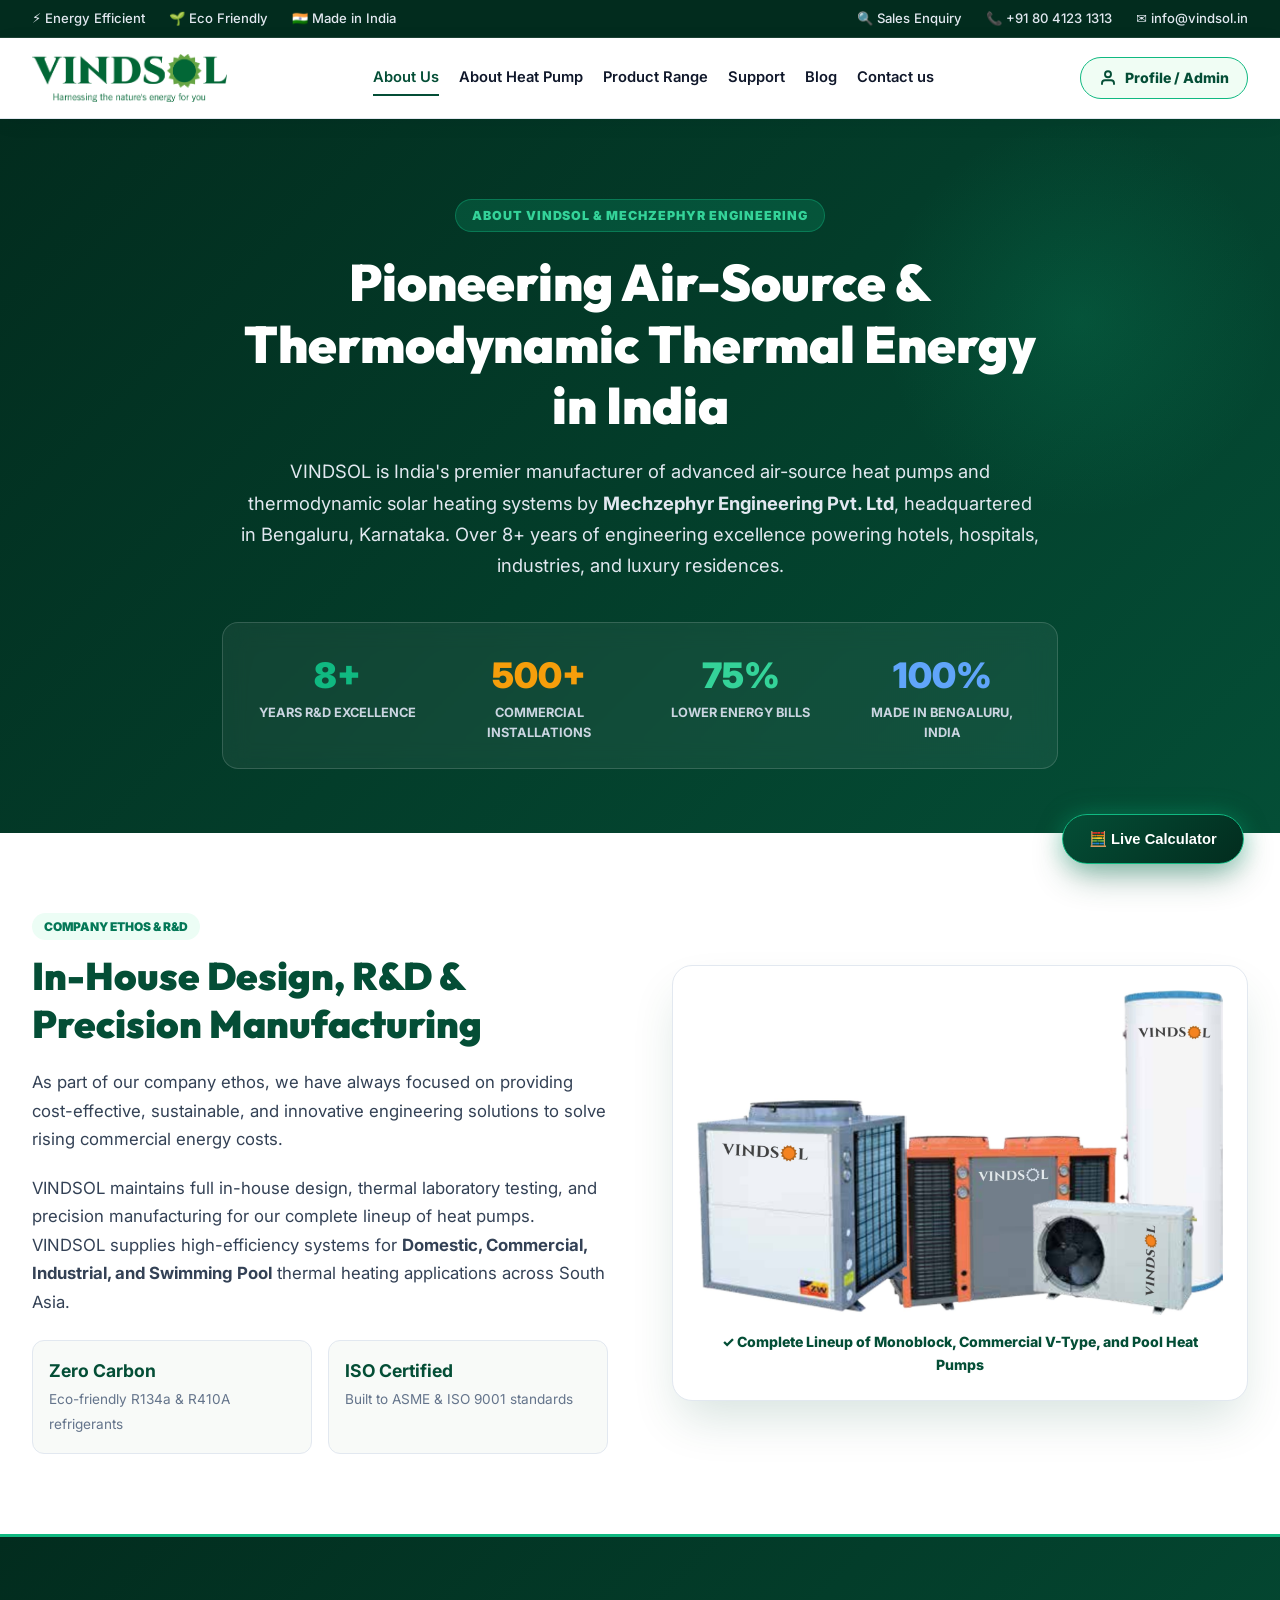
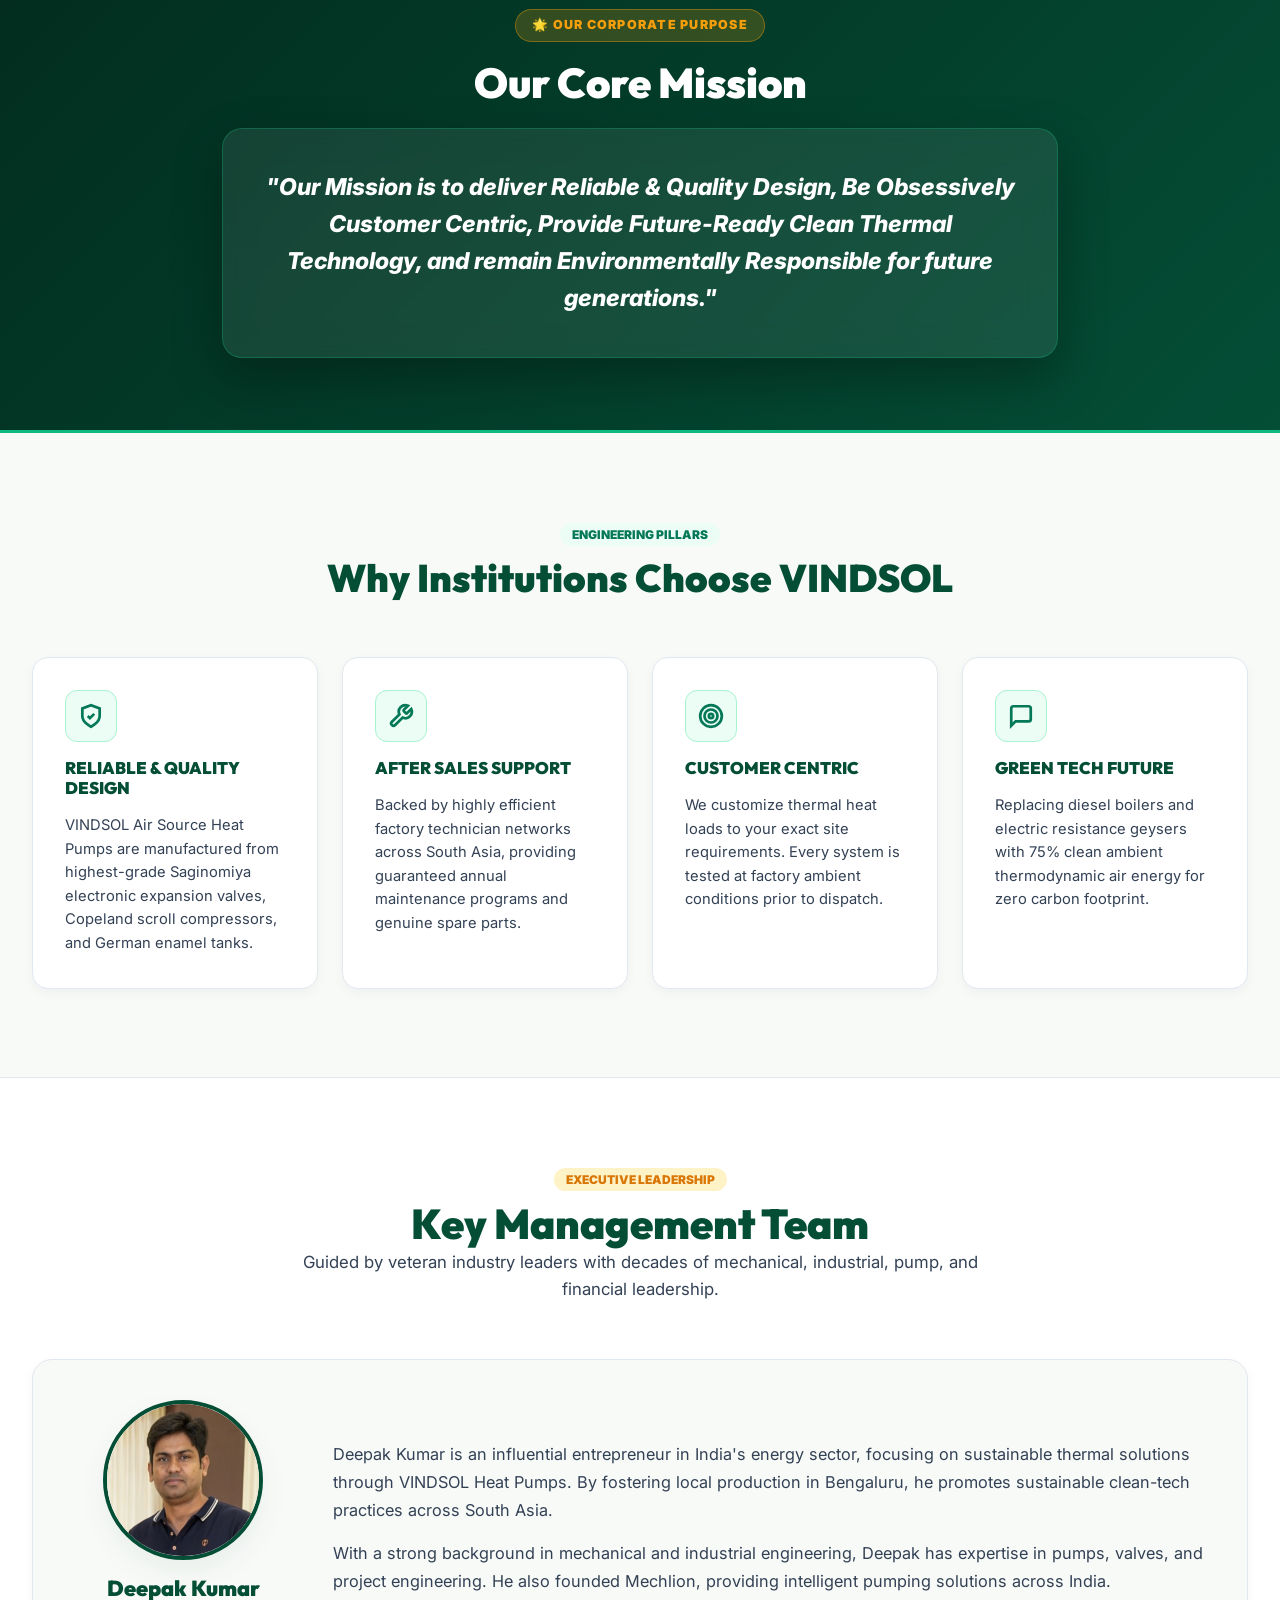
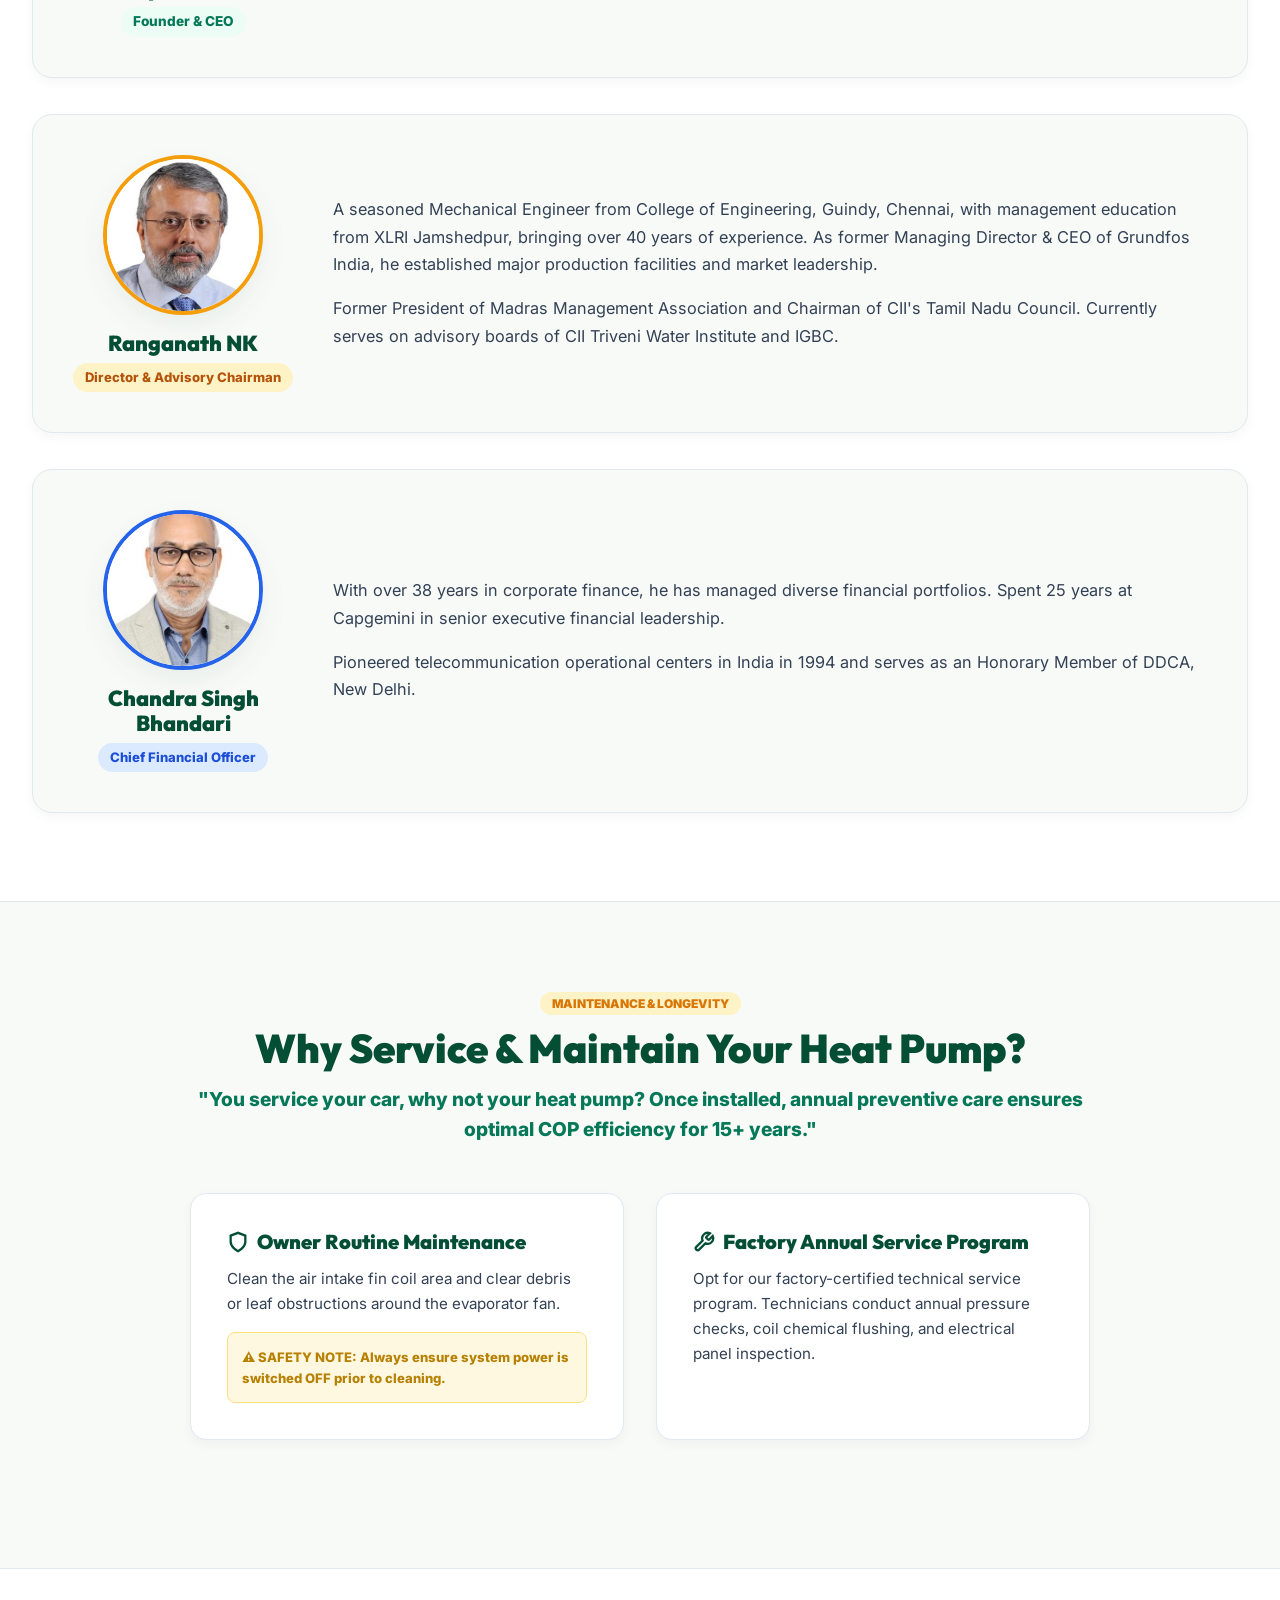
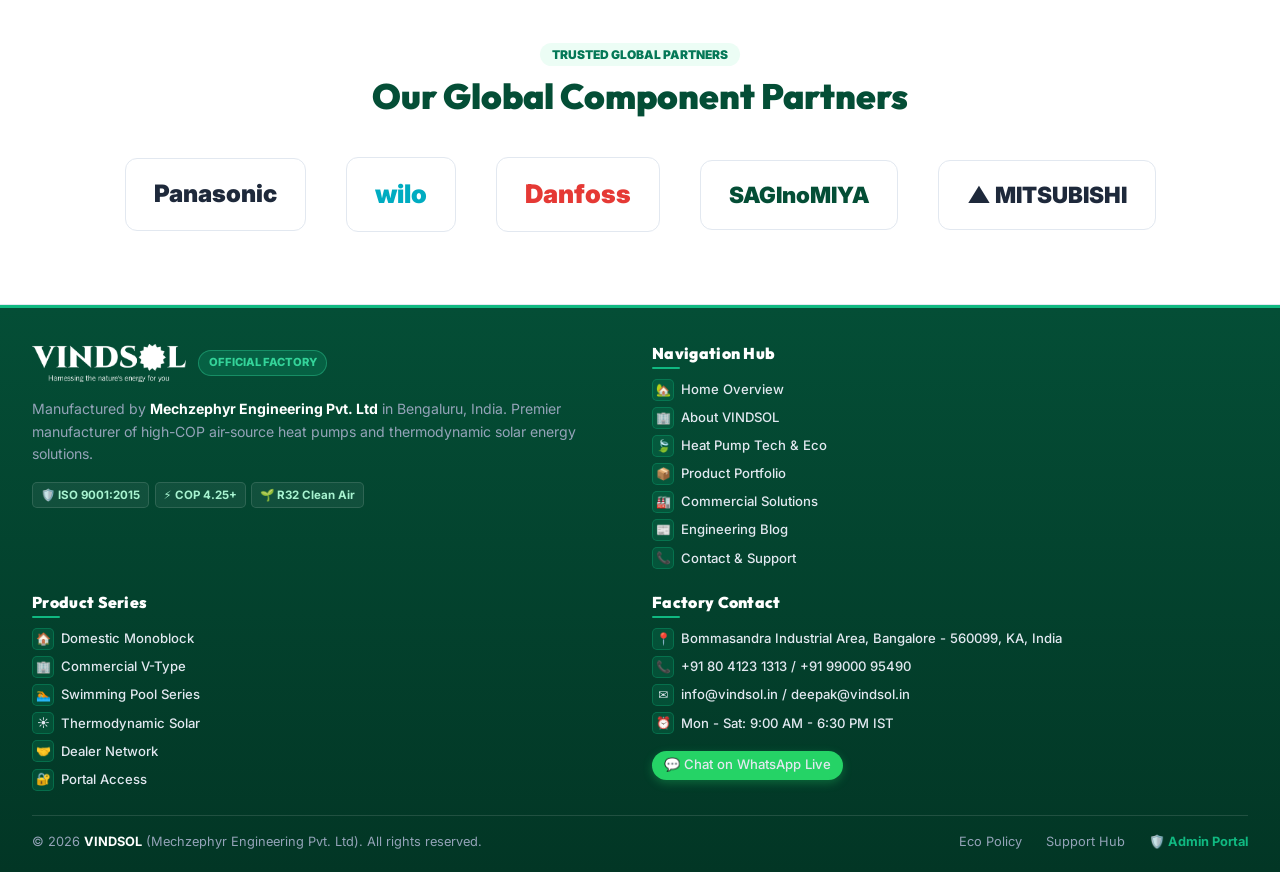
<file: about.html>
<!DOCTYPE html>
<html lang="en">
<head>
  <meta charset="UTF-8">
  <meta name="viewport" content="width=device-width, initial-scale=1.0">
  <title>About Us | Mechzephyr Engineering Pvt. Ltd, VINDSOL Bengaluru</title>
  <meta name="description" content="Learn about VINDSOL (A unit of Mechzephyr Engineering Pvt. Ltd, Bengaluru). 8+ years of engineering air-source heat pumps, thermodynamic solar collectors, and eco-friendly water heating. Meet our leadership team.">
  <link rel="stylesheet" href="css/style.css">
</head>
<body style="background: #F8FAF8;">

  <!-- TOP UTILITY ANNOUNCEMENT BAR -->
  <div class="top-bar">
    <div class="container top-bar-container">
      <div class="top-bar-left">
        <span class="top-bar-item">⚡ Energy Efficient</span>
        <span class="top-bar-item">🌱 Eco Friendly</span>
        <span class="top-bar-item">🇮🇳 Made in India</span>
      </div>
      <div class="top-bar-right">
        <a href="contact.html" class="top-bar-item">🔍 Sales Enquiry</a>
        <a href="tel:+918041231313" class="top-bar-item">📞 +91 80 4123 1313</a>
        <a href="mailto:info@vindsol.in" class="top-bar-item">✉️ info@vindsol.in</a>
      </div>
    </div>
  </div>

  <!-- MAIN NAVIGATION HEADER -->
  <header class="header">
    <div class="container nav-container">
      <a href="index.html" class="logo-brand" aria-label="VINDSOL Homepage">
        <img src="assets/images/vindsol-official-logo.png" alt="Vindsol Heat Pump Solutions" class="logo-img">
      </a>

      <nav aria-label="Main Navigation">
        <ul class="nav-menu">
          <li><a href="about.html" class="nav-link active">About Us</a></li>
          <li><a href="sustainability.html" class="nav-link">About Heat Pump</a></li>
          <li><a href="products.html" class="nav-link">Product Range</a></li>
          <li><a href="support.html" class="nav-link">Support</a></li>
          <li><a href="blog.html" class="nav-link">Blog</a></li>
          <li><a href="contact.html" class="nav-link">Contact us</a></li>
        </ul>
      </nav>

      <div style="display: flex; align-items: center; gap: 0.75rem;">
        <a href="profile.html" class="nav-profile-btn" aria-label="User Profile">
          <svg width="18" height="18" viewBox="0 0 24 24" fill="none" stroke="currentColor" stroke-width="2.5"><path d="M20 21v-2a4 4 0 0 0-4-4H8a4 4 0 0 0-4 4v2"/><circle cx="12" cy="7" r="4"/></svg>
          <span>Profile / Admin</span>
        </a>
      </div>
    </div>
  </header>

  <!-- 2026 CLEAN-TECH HERO BANNER -->
  <section style="padding: 5rem 0 4rem 0; background: linear-gradient(135deg, #022C1E 0%, #044E36 100%); color: #FFFFFF; position: relative; overflow: hidden;">
    <div style="position: absolute; top: 0; right: 0; width: 400px; height: 400px; background: radial-gradient(circle, rgba(16, 185, 129, 0.15) 0%, transparent 70%); pointer-events: none;"></div>
    
    <div class="container" style="text-align: center; max-width: 900px; position: relative; z-index: 2;">
      <span style="background: rgba(16, 185, 129, 0.2); color: #34D399; font-size: 0.78rem; font-weight: 900; padding: 0.35rem 1rem; border-radius: 99px; text-transform: uppercase; border: 1px solid rgba(16, 185, 129, 0.4); letter-spacing: 0.08em; display: inline-block; margin-bottom: 1.25rem;">
        ABOUT VINDSOL &amp; MECHZEPHYR ENGINEERING
      </span>
      <h1 style="font-size: 3.2rem; font-weight: 900; color: #FFFFFF; margin-bottom: 1.25rem; line-height: 1.2;">
        Pioneering Air-Source &amp; Thermodynamic Thermal Energy in India
      </h1>
      <p style="font-size: 1.15rem; color: #E2E8F0; line-height: 1.7; max-width: 800px; margin: 0 auto 2.5rem auto;">
        VINDSOL is India's premier manufacturer of advanced air-source heat pumps and thermodynamic solar heating systems by <strong>Mechzephyr Engineering Pvt. Ltd</strong>, headquartered in Bengaluru, Karnataka. Over 8+ years of engineering excellence powering hotels, hospitals, industries, and luxury residences.
      </p>

      <!-- AT A GLANCE STATS COUNTER STRIP -->
      <div style="display: grid; grid-template-columns: repeat(4, 1fr); gap: 1.25rem; background: rgba(255,255,255,0.06); backdrop-filter: blur(12px); border: 1px solid rgba(255,255,255,0.15); border-radius: 16px; padding: 1.5rem;">
        <div>
          <div style="font-size: 2.2rem; font-weight: 900; color: #10B981;">8+</div>
          <div style="font-size: 0.8rem; font-weight: 700; color: #CBD5E1; text-transform: uppercase;">Years R&amp;D Excellence</div>
        </div>
        <div>
          <div style="font-size: 2.2rem; font-weight: 900; color: #F59E0B;">500+</div>
          <div style="font-size: 0.8rem; font-weight: 700; color: #CBD5E1; text-transform: uppercase;">Commercial Installations</div>
        </div>
        <div>
          <div style="font-size: 2.2rem; font-weight: 900; color: #34D399;">75%</div>
          <div style="font-size: 0.8rem; font-weight: 700; color: #CBD5E1; text-transform: uppercase;">Lower Energy Bills</div>
        </div>
        <div>
          <div style="font-size: 2.2rem; font-weight: 900; color: #60A5FA;">100%</div>
          <div style="font-size: 0.8rem; font-weight: 700; color: #CBD5E1; text-transform: uppercase;">Made in Bengaluru, India</div>
        </div>
      </div>
    </div>
  </section>

  <!-- OVERVIEW & COMPANY ETHOS -->
  <section style="padding: 5rem 0; background: #FFFFFF;">
    <div class="container">
      <div style="display: grid; grid-template-columns: 1fr 1fr; gap: 4rem; align-items: center;">
        <div>
          <span style="background: #ECFDF5; color: #047857; font-size: 0.75rem; font-weight: 900; padding: 0.25rem 0.75rem; border-radius: 99px; text-transform: uppercase; margin-bottom: 0.75rem; display: inline-block;">
            COMPANY ETHOS &amp; R&amp;D
          </span>
          <h2 style="font-size: 2.4rem; font-weight: 900; color: var(--color-primary); margin-bottom: 1.25rem; line-height: 1.25;">
            In-House Design, R&amp;D &amp; Precision Manufacturing
          </h2>
          <p style="color: var(--text-secondary); margin-bottom: 1.25rem; font-size: 1.05rem; line-height: 1.7;">
            As part of our company ethos, we have always focused on providing cost-effective, sustainable, and innovative engineering solutions to solve rising commercial energy costs.
          </p>
          <p style="color: var(--text-secondary); margin-bottom: 1.25rem; font-size: 1.05rem; line-height: 1.7;">
            VINDSOL maintains full in-house design, thermal laboratory testing, and precision manufacturing for our complete lineup of heat pumps. VINDSOL supplies high-efficiency systems for <strong>Domestic, Commercial, Industrial, and Swimming Pool</strong> thermal heating applications across South Asia.
          </p>

          <div style="display: flex; gap: 1rem; margin-top: 1.5rem;">
            <div style="flex: 1; background: #F8FAF8; border: 1px solid var(--border-soft); border-radius: 12px; padding: 1rem;">
              <strong style="font-size: 1.1rem; color: var(--color-primary); display: block;">Zero Carbon</strong>
              <span style="font-size: 0.85rem; color: var(--text-muted);">Eco-friendly R134a &amp; R410A refrigerants</span>
            </div>
            <div style="flex: 1; background: #F8FAF8; border: 1px solid var(--border-soft); border-radius: 12px; padding: 1rem;">
              <strong style="font-size: 1.1rem; color: var(--color-primary); display: block;">ISO Certified</strong>
              <span style="font-size: 0.85rem; color: var(--text-muted);">Built to ASME &amp; ISO 9001 standards</span>
            </div>
          </div>
        </div>

        <div style="background: #FFFFFF; border: 1px solid var(--border-soft); border-radius: 20px; padding: 1.5rem; box-shadow: var(--shadow-lg); text-align: center;">
          <img src="assets/images/about-img-5.png" alt="VINDSOL Complete Heat Pump Product Range" style="max-width: 100%; height: auto; border-radius: 12px;">
          <div style="margin-top: 1rem; font-size: 0.88rem; color: var(--color-primary); font-weight: 800;">
            ✓ Complete Lineup of Monoblock, Commercial V-Type, and Pool Heat Pumps
          </div>
        </div>
      </div>
    </div>
  </section>

  <!-- LUXURIOUS DARK MISSION BANNER (REPLACES UNREADABLE LIGHT STYLE) -->
  <section style="padding: 4.5rem 0; background: linear-gradient(135deg, #022C1E 0%, #044E36 100%); color: #FFFFFF; position: relative; border-top: 3px solid #10B981; border-bottom: 3px solid #10B981;">
    <div class="container" style="text-align: center; max-width: 900px; position: relative; z-index: 2;">
      <span style="background: rgba(245, 158, 11, 0.2); color: #F59E0B; font-size: 0.78rem; font-weight: 900; padding: 0.35rem 1rem; border-radius: 99px; text-transform: uppercase; border: 1px solid rgba(245, 158, 11, 0.4); letter-spacing: 0.1em; display: inline-block; margin-bottom: 1rem;">
        🌟 OUR CORPORATE PURPOSE
      </span>
      <h2 style="font-size: 2.6rem; font-weight: 900; color: #FFFFFF; margin-bottom: 1.25rem;">Our Core Mission</h2>
      
      <div style="background: rgba(255, 255, 255, 0.08); backdrop-filter: blur(16px); border: 1.5px solid rgba(16, 185, 129, 0.3); border-radius: 20px; padding: 2.5rem; box-shadow: 0 20px 50px rgba(0,0,0,0.3);">
        <p style="font-size: 1.45rem; color: #FFFFFF; font-weight: 800; line-height: 1.6; font-style: italic;">
          "Our Mission is to deliver Reliable &amp; Quality Design, Be Obsessively Customer Centric, Provide Future-Ready Clean Thermal Technology, and remain Environmentally Responsible for future generations."
        </p>
      </div>
    </div>
  </section>

  <!-- CORE PILLARS GRID (4-COLUMN LAYOUT WITH 2026 STYLES) -->
  <section style="padding: 5.5rem 0; background: #F8FAF8; border-bottom: 1px solid var(--border-soft);">
    <div class="container">
      <div style="text-align: center; max-width: 700px; margin: 0 auto 3.5rem auto;">
        <span style="background: #ECFDF5; color: #047857; font-size: 0.75rem; font-weight: 900; padding: 0.25rem 0.75rem; border-radius: 99px; text-transform: uppercase;">
          ENGINEERING PILLARS
        </span>
        <h2 style="font-size: 2.4rem; font-weight: 900; color: var(--color-primary); margin-top: 0.5rem;">Why Institutions Choose VINDSOL</h2>
      </div>

      <div style="display: grid; grid-template-columns: repeat(4, 1fr); gap: 1.5rem;">

        <!-- Pillar 1 -->
        <div style="background: #FFFFFF; border: 1px solid var(--border-soft); border-radius: 16px; padding: 2rem; box-shadow: var(--shadow-sm); display: flex; flex-direction: column; gap: 1rem; transition: transform 0.3s ease;">
          <div style="width: 52px; height: 52px; border-radius: 12px; background: #ECFDF5; border: 1px solid #A7F3D0; display: flex; align-items: center; justify-content: center; color: #047857;">
            <svg width="26" height="26" viewBox="0 0 24 24" fill="none" stroke="currentColor" stroke-width="2.5"><path d="M12 22s8-4 8-10V5l-8-3-8 3v7c0 6 8 10 8 10z"/><polyline points="9 12 11 14 15 10"/></svg>
          </div>
          <h3 style="font-size: 1.05rem; font-weight: 900; color: var(--color-primary); text-transform: uppercase;">RELIABLE &amp; QUALITY DESIGN</h3>
          <p style="font-size: 0.92rem; color: var(--text-secondary); line-height: 1.6;">
            VINDSOL Air Source Heat Pumps are manufactured from highest-grade Saginomiya electronic expansion valves, Copeland scroll compressors, and German enamel tanks.
          </p>
        </div>

        <!-- Pillar 2 -->
        <div style="background: #FFFFFF; border: 1px solid var(--border-soft); border-radius: 16px; padding: 2rem; box-shadow: var(--shadow-sm); display: flex; flex-direction: column; gap: 1rem; transition: transform 0.3s ease;">
          <div style="width: 52px; height: 52px; border-radius: 12px; background: #ECFDF5; border: 1px solid #A7F3D0; display: flex; align-items: center; justify-content: center; color: #047857;">
            <svg width="26" height="26" viewBox="0 0 24 24" fill="none" stroke="currentColor" stroke-width="2.5"><path d="M14.7 6.3a1 1 0 0 0 0 1.4l1.6 1.6a1 1 0 0 0 1.4 0l3.77-3.77a6 6 0 0 1-7.94 7.94l-6.91 6.91a2.12 2.12 0 0 1-3-3l6.91-6.91a6 6 0 0 1 7.94-7.94l-3.76 3.76z"/></svg>
          </div>
          <h3 style="font-size: 1.05rem; font-weight: 900; color: var(--color-primary); text-transform: uppercase;">AFTER SALES SUPPORT</h3>
          <p style="font-size: 0.92rem; color: var(--text-secondary); line-height: 1.6;">
            Backed by highly efficient factory technician networks across South Asia, providing guaranteed annual maintenance programs and genuine spare parts.
          </p>
        </div>

        <!-- Pillar 3 -->
        <div style="background: #FFFFFF; border: 1px solid var(--border-soft); border-radius: 16px; padding: 2rem; box-shadow: var(--shadow-sm); display: flex; flex-direction: column; gap: 1rem; transition: transform 0.3s ease;">
          <div style="width: 52px; height: 52px; border-radius: 12px; background: #ECFDF5; border: 1px solid #A7F3D0; display: flex; align-items: center; justify-content: center; color: #047857;">
            <svg width="26" height="26" viewBox="0 0 24 24" fill="none" stroke="currentColor" stroke-width="2.5"><circle cx="12" cy="12" r="10"/><circle cx="12" cy="12" r="6"/><circle cx="12" cy="12" r="2"/></svg>
          </div>
          <h3 style="font-size: 1.05rem; font-weight: 900; color: var(--color-primary); text-transform: uppercase;">CUSTOMER CENTRIC</h3>
          <p style="font-size: 0.92rem; color: var(--text-secondary); line-height: 1.6;">
            We customize thermal heat loads to your exact site requirements. Every system is tested at factory ambient conditions prior to dispatch.
          </p>
        </div>

        <!-- Pillar 4 -->
        <div style="background: #FFFFFF; border: 1px solid var(--border-soft); border-radius: 16px; padding: 2rem; box-shadow: var(--shadow-sm); display: flex; flex-direction: column; gap: 1rem; transition: transform 0.3s ease;">
          <div style="width: 52px; height: 52px; border-radius: 12px; background: #ECFDF5; border: 1px solid #A7F3D0; display: flex; align-items: center; justify-content: center; color: #047857;">
            <svg width="26" height="26" viewBox="0 0 24 24" fill="none" stroke="currentColor" stroke-width="2.5"><path d="M21 15a2 2 0 0 1-2 2H7l-4 4V5a2 2 0 0 1 2-2h14a2 2 0 0 1 2 2z"/></svg>
          </div>
          <h3 style="font-size: 1.05rem; font-weight: 900; color: var(--color-primary); text-transform: uppercase;">GREEN TECH FUTURE</h3>
          <p style="font-size: 0.92rem; color: var(--text-secondary); line-height: 1.6;">
            Replacing diesel boilers and electric resistance geysers with 75% clean ambient thermodynamic air energy for zero carbon footprint.
          </p>
        </div>

      </div>
    </div>
  </section>

  <!-- EXECUTIVE LEADERSHIP TEAM -->
  <section style="padding: 5.5rem 0; background: #FFFFFF;">
    <div class="container">
      <div style="text-align: center; max-width: 720px; margin: 0 auto 3.5rem auto;">
        <span style="background: #FEF3C7; color: #D97706; font-size: 0.75rem; font-weight: 900; padding: 0.25rem 0.75rem; border-radius: 99px; text-transform: uppercase;">
          EXECUTIVE LEADERSHIP
        </span>
        <h2 style="font-size: 2.6rem; font-weight: 900; color: var(--color-primary); margin-top: 0.5rem;">Key Management Team</h2>
        <p style="font-size: 1.05rem; color: var(--text-secondary);">Guided by veteran industry leaders with decades of mechanical, industrial, pump, and financial leadership.</p>
      </div>

      <div style="display: flex; flex-direction: column; gap: 2.25rem;">

        <!-- Member 1: Deepak Kumar -->
        <div style="background: #F8FAF8; border: 1px solid var(--border-soft); border-radius: 20px; padding: 2.5rem; display: grid; grid-template-columns: 220px 1fr; gap: 2.5rem; align-items: center; box-shadow: var(--shadow-sm);">
          <div style="text-align: center;">
            <div style="width: 160px; height: 160px; border-radius: 50%; background: #FFFFFF; border: 4px solid var(--color-primary); margin: 0 auto 1rem auto; overflow: hidden; box-shadow: var(--shadow-md);">
              <img src="assets/images/team/deepak-face.png" alt="Deepak Kumar - Founder & CEO" style="width: 100%; height: 100%; object-fit: cover; object-position: center top;">
            </div>
            <h3 style="font-size: 1.35rem; font-weight: 900; color: var(--color-primary);">Deepak Kumar</h3>
            <span style="font-size: 0.85rem; color: #047857; font-weight: 800; background: #ECFDF5; padding: 0.25rem 0.75rem; border-radius: 99px; display: inline-block; margin-top: 0.35rem;">Founder &amp; CEO</span>
          </div>
          <div>
            <p style="color: var(--text-secondary); margin-bottom: 1rem; line-height: 1.7; font-size: 1.02rem;">
              Deepak Kumar is an influential entrepreneur in India's energy sector, focusing on sustainable thermal solutions through VINDSOL Heat Pumps. By fostering local production in Bengaluru, he promotes sustainable clean-tech practices across South Asia.
            </p>
            <p style="color: var(--text-secondary); line-height: 1.7; font-size: 1.02rem;">
              With a strong background in mechanical and industrial engineering, Deepak has expertise in pumps, valves, and project engineering. He also founded Mechlion, providing intelligent pumping solutions across India.
            </p>
          </div>
        </div>

        <!-- Member 2: Ranganath NK -->
        <div style="background: #F8FAF8; border: 1px solid var(--border-soft); border-radius: 20px; padding: 2.5rem; display: grid; grid-template-columns: 220px 1fr; gap: 2.5rem; align-items: center; box-shadow: var(--shadow-sm);">
          <div style="text-align: center;">
            <div style="width: 160px; height: 160px; border-radius: 50%; background: #FFFFFF; border: 4px solid #F59E0B; margin: 0 auto 1rem auto; overflow: hidden; box-shadow: var(--shadow-md);">
              <img src="assets/images/team/ranganath-face.jpg" alt="Ranganath NK - Director on Board" style="width: 100%; height: 100%; object-fit: cover; object-position: center top;">
            </div>
            <h3 style="font-size: 1.35rem; font-weight: 900; color: var(--color-primary);">Ranganath NK</h3>
            <span style="font-size: 0.82rem; color: #B45309; font-weight: 800; background: #FEF3C7; padding: 0.25rem 0.75rem; border-radius: 99px; display: inline-block; margin-top: 0.35rem;">Director &amp; Advisory Chairman</span>
          </div>
          <div>
            <p style="color: var(--text-secondary); margin-bottom: 1rem; line-height: 1.7; font-size: 1.02rem;">
              A seasoned Mechanical Engineer from College of Engineering, Guindy, Chennai, with management education from XLRI Jamshedpur, bringing over 40 years of experience. As former Managing Director &amp; CEO of Grundfos India, he established major production facilities and market leadership.
            </p>
            <p style="color: var(--text-secondary); line-height: 1.7; font-size: 1.02rem;">
              Former President of Madras Management Association and Chairman of CII's Tamil Nadu Council. Currently serves on advisory boards of CII Triveni Water Institute and IGBC.
            </p>
          </div>
        </div>

        <!-- Member 3: Chandra Singh Bhandari -->
        <div style="background: #F8FAF8; border: 1px solid var(--border-soft); border-radius: 20px; padding: 2.5rem; display: grid; grid-template-columns: 220px 1fr; gap: 2.5rem; align-items: center; box-shadow: var(--shadow-sm);">
          <div style="text-align: center;">
            <div style="width: 160px; height: 160px; border-radius: 50%; background: #FFFFFF; border: 4px solid #2563EB; margin: 0 auto 1rem auto; overflow: hidden; box-shadow: var(--shadow-md);">
              <img src="assets/images/team/bhandari-face.jpg" alt="Chandra Singh Bhandari - Chief Financial & Compliance Officer" style="width: 100%; height: 100%; object-fit: cover; object-position: center top;">
            </div>
            <h3 style="font-size: 1.35rem; font-weight: 900; color: var(--color-primary);">Chandra Singh Bhandari</h3>
            <span style="font-size: 0.82rem; color: #1D4ED8; font-weight: 800; background: #DBEAFE; padding: 0.25rem 0.75rem; border-radius: 99px; display: inline-block; margin-top: 0.35rem;">Chief Financial Officer</span>
          </div>
          <div>
            <p style="color: var(--text-secondary); margin-bottom: 1rem; line-height: 1.7; font-size: 1.02rem;">
              With over 38 years in corporate finance, he has managed diverse financial portfolios. Spent 25 years at Capgemini in senior executive financial leadership.
            </p>
            <p style="color: var(--text-secondary); line-height: 1.7; font-size: 1.02rem;">
              Pioneered telecommunication operational centers in India in 1994 and serves as an Honorary Member of DDCA, New Delhi.
            </p>
          </div>
        </div>

      </div>
    </div>
  </section>

  <!-- MAINTENANCE & LONGEVITY SCIENCE -->
  <section style="padding: 5.5rem 0; background: #F8FAF8; border-top: 1px solid var(--border-soft); border-bottom: 1px solid var(--border-soft);">
    <div class="container">
      <div style="max-width: 900px; margin: 0 auto;">
        
        <div style="text-align: center; margin-bottom: 3rem;">
          <span style="background: #FEF3C7; color: #D97706; font-size: 0.75rem; font-weight: 900; padding: 0.25rem 0.75rem; border-radius: 99px; text-transform: uppercase;">
            MAINTENANCE &amp; LONGEVITY
          </span>
          <h2 style="font-size: 2.5rem; font-weight: 900; margin-top: 0.5rem; color: var(--color-primary);">Why Service &amp; Maintain Your Heat Pump?</h2>
          <p style="font-size: 1.2rem; font-weight: 800; color: #047857; margin-top: 0.75rem;">
            "You service your car, why not your heat pump? Once installed, annual preventive care ensures optimal COP efficiency for 15+ years."
          </p>
        </div>

        <div style="display: grid; grid-template-columns: 1fr 1fr; gap: 2rem; margin-bottom: 2.5rem;">
          
          <div style="background: #FFFFFF; border: 1px solid var(--border-soft); border-radius: 16px; padding: 2.25rem; box-shadow: var(--shadow-sm);">
            <h3 style="font-size: 1.25rem; font-weight: 900; color: var(--color-primary); margin-bottom: 0.75rem; display: flex; align-items: center; gap: 0.5rem;">
              <svg width="22" height="22" viewBox="0 0 24 24" fill="none" stroke="currentColor" stroke-width="2.5"><path d="M12 22s8-4 8-10V5l-8-3-8 3v7c0 6 8 10 8 10z"/></svg>
              Owner Routine Maintenance
            </h3>
            <p style="color: var(--text-secondary); font-size: 0.95rem; line-height: 1.65;">
              Clean the air intake fin coil area and clear debris or leaf obstructions around the evaporator fan.
            </p>
            <div style="margin-top: 1rem; padding: 0.85rem; background: #FFF8E1; border: 1px solid #FFE082; border-radius: 8px; font-size: 0.82rem; color: #B78103; font-weight: 800;">
              ⚠️ SAFETY NOTE: Always ensure system power is switched OFF prior to cleaning.
            </div>
          </div>

          <div style="background: #FFFFFF; border: 1px solid var(--border-soft); border-radius: 16px; padding: 2.25rem; box-shadow: var(--shadow-sm);">
            <h3 style="font-size: 1.25rem; font-weight: 900; color: var(--color-primary); margin-bottom: 0.75rem; display: flex; align-items: center; gap: 0.5rem;">
              <svg width="22" height="22" viewBox="0 0 24 24" fill="none" stroke="currentColor" stroke-width="2.5"><path d="M14.7 6.3a1 1 0 0 0 0 1.4l1.6 1.6a1 1 0 0 0 1.4 0l3.77-3.77a6 6 0 0 1-7.94 7.94l-6.91 6.91a2.12 2.12 0 0 1-3-3l6.91-6.91a6 6 0 0 1 7.94-7.94l-3.76 3.76z"/></svg>
              Factory Annual Service Program
            </h3>
            <p style="color: var(--text-secondary); font-size: 0.95rem; line-height: 1.65;">
              Opt for our factory-certified technical service program. Technicians conduct annual pressure checks, coil chemical flushing, and electrical panel inspection.
            </p>
          </div>

        </div>

      </div>
    </div>
  </section>

  <!-- TRUSTED COMPONENT PARTNERS STRIP -->
  <section style="padding: 4.5rem 0; background: #FFFFFF; border-bottom: 1px solid var(--border-soft);">
    <div class="container">
      <div style="text-align: center; margin-bottom: 2.5rem;">
        <span style="background: #ECFDF5; color: #047857; font-size: 0.75rem; font-weight: 900; padding: 0.25rem 0.75rem; border-radius: 99px; text-transform: uppercase;">
          TRUSTED GLOBAL PARTNERS
        </span>
        <h2 style="font-size: 2.2rem; font-weight: 900; margin-top: 0.5rem; color: var(--color-primary);">Our Global Component Partners</h2>
      </div>

      <div style="display: flex; align-items: center; justify-content: center; gap: 2.5rem; flex-wrap: wrap;">
        <div style="padding: 1rem 1.75rem; border: 1.5px solid var(--border-soft); border-radius: 12px; font-size: 1.5rem; font-weight: 900; color: #1E293B; background: #FFF;">Panasonic</div>
        <div style="padding: 1rem 1.75rem; border: 1.5px solid var(--border-soft); border-radius: 12px; font-size: 1.6rem; font-weight: 900; color: #00ACC1; background: #FFF;">wilo</div>
        <div style="padding: 1rem 1.75rem; border: 1.5px solid var(--border-soft); border-radius: 12px; font-size: 1.6rem; font-weight: 900; color: #E53935; background: #FFF;">Danfoss</div>
        <div style="padding: 1rem 1.75rem; border: 1.5px solid var(--border-soft); border-radius: 12px; font-size: 1.4rem; font-weight: 900; color: var(--color-primary); background: #FFF;">SAGInoMIYA</div>
        <div style="padding: 1rem 1.75rem; border: 1.5px solid var(--border-soft); border-radius: 12px; font-size: 1.4rem; font-weight: 900; color: #1E293B; background: #FFF;">▲ MITSUBISHI</div>
      </div>
    </div>
  </section>

  <!-- FOOTER -->
  <!-- =========================================================================
       GLOBAL 2026 CLEAN-TECH FOOTER
       ========================================================================= -->
  <footer class="footer">
    <div class="container">
      <div class="footer-grid">
        
        <!-- Column 1: Brand & Enterprise Information -->
        <div>
          <div style="display: flex; align-items: center; gap: 0.75rem; margin-bottom: 1rem;">
            <img src="assets/images/vindsol-official-logo.png" alt="VINDSOL Logo" style="height: 38px; filter: brightness(0) invert(1);">
            <span style="background: rgba(16, 185, 129, 0.2); color: #34D399; font-size: 0.7rem; font-weight: 800; padding: 0.2rem 0.6rem; border-radius: 99px; border: 1px solid rgba(52, 211, 153, 0.4); text-transform: uppercase;">
              OFFICIAL FACTORY
            </span>
          </div>
          <p style="color: #94A3B8; font-size: 0.88rem; line-height: 1.6; margin-bottom: 1rem;">
            Manufactured by <strong style="color: #FFFFFF;">Mechzephyr Engineering Pvt. Ltd</strong> in Bengaluru, India. Premier manufacturer of high-COP air-source heat pumps and thermodynamic solar energy solutions.
          </p>
          <div class="footer-trust-badges">
            <span class="footer-badge-item">🛡️ ISO 9001:2015</span>
            <span class="footer-badge-item">⚡ COP 4.25+</span>
            <span class="footer-badge-item">🌱 R32 Clean Air</span>
          </div>
        </div>

        <!-- Column 2: Navigation Hub (Icons for ALL Lines) -->
        <div>
          <h4 class="footer-col-title">Navigation Hub</h4>
          <ul class="footer-links">
            <li><a href="index.html"><span class="footer-icon-badge">🏡</span> Home Overview</a></li>
            <li><a href="about.html"><span class="footer-icon-badge">🏢</span> About VINDSOL</a></li>
            <li><a href="sustainability.html"><span class="footer-icon-badge">🍃</span> Heat Pump Tech &amp; Eco</a></li>
            <li><a href="products.html"><span class="footer-icon-badge">📦</span> Product Portfolio</a></li>
            <li><a href="applications.html"><span class="footer-icon-badge">🏭</span> Commercial Solutions</a></li>
            <li><a href="blog.html"><span class="footer-icon-badge">📰</span> Engineering Blog</a></li>
            <li><a href="contact.html"><span class="footer-icon-badge">📞</span> Contact &amp; Support</a></li>
          </ul>
        </div>

        <!-- Column 3: Heat Pump Series (Icons for ALL Lines) -->
        <div>
          <h4 class="footer-col-title">Product Series</h4>
          <ul class="footer-links">
            <li><a href="products.html#domestic"><span class="footer-icon-badge">🏠</span> Domestic Monoblock</a></li>
            <li><a href="products.html#commercial"><span class="footer-icon-badge">🏢</span> Commercial V-Type</a></li>
            <li><a href="products.html#pool"><span class="footer-icon-badge">🏊</span> Swimming Pool Series</a></li>
            <li><a href="products.html#solar"><span class="footer-icon-badge">☀️</span> Thermodynamic Solar</a></li>
            <li><a href="partner.html"><span class="footer-icon-badge">🤝</span> Dealer Network</a></li>
            <li><a href="profile.html"><span class="footer-icon-badge">🔐</span> Portal Access</a></li>
          </ul>
        </div>

        <!-- Column 4: Factory Contact & Live Help (Icons for ALL Lines) -->
        <div>
          <h4 class="footer-col-title">Factory Contact</h4>
          <ul class="footer-links">
            <li>
              <div class="footer-contact-item">
                <span class="footer-icon-badge">📍</span>
                <span>Bommasandra Industrial Area, Bangalore - 560099, KA, India</span>
              </div>
            </li>
            <li>
              <a href="tel:+918041231313">
                <span class="footer-icon-badge">📞</span>
                <span>+91 80 4123 1313 / +91 99000 95490</span>
              </a>
            </li>
            <li>
              <a href="mailto:info@vindsol.in">
                <span class="footer-icon-badge">✉️</span>
                <span>info@vindsol.in / deepak@vindsol.in</span>
              </a>
            </li>
            <li>
              <div class="footer-contact-item">
                <span class="footer-icon-badge">⏰</span>
                <span>Mon - Sat: 9:00 AM - 6:30 PM IST</span>
              </div>
            </li>
            <li style="margin-top: 0.4rem;">
              <a href="https://wa.me/919900095490" target="_blank" class="footer-wa-pill">
                💬 Chat on WhatsApp Live
              </a>
            </li>
          </ul>
        </div>

      </div>

      <!-- Footer Bottom -->
      <div class="footer-bottom">
        <div>
          &copy; 2026 <strong style="color: #FFFFFF;">VINDSOL</strong> (Mechzephyr Engineering Pvt. Ltd). All rights reserved.
        </div>
        <div style="display: flex; gap: 1.5rem; align-items: center;">
          <a href="sustainability.html" style="color: #94A3B8; text-decoration: none;">Eco Policy</a>
          <a href="support.html" style="color: #94A3B8; text-decoration: none;">Support Hub</a>
          <a href="admin.html" style="color: #10B981; font-weight: 700; text-decoration: none;">🛡️ Admin Portal</a>
        </div>
      </div>

    </div>
  </footer>

  <!-- FLOATING CALCULATOR MODAL & TRIGGER BUTTON -->
  <button class="floating-calc-trigger open-calc-modal" aria-label="Open Savings Calculator">
    🧮 Live Calculator
  </button>

  <div class="calc-modal-overlay" id="calcModalOverlay">
    <div class="calc-modal-card">
      <button class="calc-modal-close" id="closeCalcModalBtn" aria-label="Close Calculator Modal">&times;</button>
      
      <div style="margin-bottom: 1.25rem; display: flex; align-items: center; justify-content: space-between; flex-wrap: wrap; gap: 1rem; border-bottom: 2px solid #E2E8F0; padding-bottom: 0.85rem;">
        <div>
          <div class="blueprint-tag">OFFICIAL VINDSOL PROFORMA QUOTATION CALCULATOR</div>
          <h3 style="font-size: 1.6rem; font-weight: 900; color: var(--color-primary); margin-top: 0.25rem;">Instant Proforma Quotation &amp; Sizing Hub</h3>
        </div>
        <div style="text-align: right; font-size: 0.8rem; font-weight: 700; color: var(--text-muted);">
          <div>Ref: <strong style="color: var(--color-primary);" id="quoteRefNo">VIN/2026/QT-8421</strong></div>
          <div>Date: <strong id="quoteDate">05 Aug 2026</strong></div>
        </div>
      </div>

      <!-- Customer Details Header Inputs -->
      <div style="background: #F8FAF8; border: 1px solid var(--border-soft); border-radius: 10px; padding: 0.85rem 1rem; margin-bottom: 1.25rem; display: grid; grid-template-columns: repeat(3, 1fr); gap: 0.85rem;">
        <div>
          <label style="font-size: 0.75rem; font-weight: 700; color: var(--text-muted); display: block;" for="custName">Customer / Company Name</label>
          <input type="text" id="custName" class="form-input-custom" value="Royal Palms Hotel" style="padding: 0.4rem 0.6rem; font-size: 0.85rem;">
        </div>
        <div>
          <label style="font-size: 0.75rem; font-weight: 700; color: var(--text-muted); display: block;" for="custMobile">WhatsApp / Phone No</label>
          <input type="text" id="custMobile" class="form-input-custom" value="+91 98765 43210" style="padding: 0.4rem 0.6rem; font-size: 0.85rem;">
        </div>
        <div>
          <label style="font-size: 0.75rem; font-weight: 700; color: var(--text-muted); display: block;" for="custCity">Site Location / City</label>
          <input type="text" id="custCity" class="form-input-custom" value="Bengaluru, KA" style="padding: 0.4rem 0.6rem; font-size: 0.85rem;">
        </div>
      </div>

      <!-- Mode Switcher Tabs -->
      <div class="calc-nav-tabs">
        <button class="calc-nav-btn active" data-calc-tab="tab-comm-calc">
          🏢 Commercial Hot Water Quote
        </button>
        <button class="calc-nav-btn" data-calc-tab="tab-pool-calc">
          🏊 Swimming Pool &amp; Spa Quote
        </button>
        <button class="calc-nav-btn" data-calc-tab="tab-dom-calc">
          🏠 Residential Domestic Quote
        </button>
        <button class="calc-nav-btn" data-calc-tab="tab-custom-calc" style="color: #FFD700; font-weight: 900;">
          🛠️ Custom Special Product Request
        </button>
      </div>

      <!-- TAB 1: Commercial Hot Water Sizer & Quote -->
      <div class="calc-tab-pane active" id="tab-comm-calc">
        <div class="calc-grid-layout">
          
          <div class="calc-input-box">
            <h4 style="font-size: 0.95rem; font-weight: 800; color: #15803D; margin-bottom: 0.85rem;">1. Operating Thermal Parameters</h4>
            
            <div class="form-field-group">
              <label class="form-label-custom" for="commVolume">Daily Hot Water Demand (Liters / Day)</label>
              <input type="number" id="commVolume" class="form-input-custom" value="1000" step="100">
            </div>

            <div style="display: grid; grid-template-columns: 1fr 1fr; gap: 0.85rem;">
              <div class="form-field-group">
                <label class="form-label-custom" for="commT1">Cold Water In (°C)</label>
                <input type="number" id="commT1" class="form-input-custom" value="20" step="1">
              </div>
              <div class="form-field-group">
                <label class="form-label-custom" for="commT2">Target Hot Water (°C)</label>
                <input type="number" id="commT2" class="form-input-custom" value="55" step="1">
              </div>
            </div>

            <div style="display: grid; grid-template-columns: 1fr 1fr; gap: 0.85rem;">
              <div class="form-field-group">
                <label class="form-label-custom" for="commHT">Heating Window (Hrs/Day)</label>
                <input type="number" id="commHT" class="form-input-custom" value="8" step="0.5">
              </div>
              <div class="form-field-group">
                <label class="form-label-custom" for="commTariff">Tariff Rate (₹ / kWh)</label>
                <input type="number" id="commTariff" class="form-input-custom" value="8.00" step="0.25">
              </div>
            </div>
          </div>

          <div class="calc-results-box">
            <div class="calc-results-title">
              <span>Proforma Quotation Breakdown</span>
              <span>⚡ COP 4.25x</span>
            </div>

            <div class="calc-metric-grid">
              <div class="calc-metric-card">
                <span class="calc-metric-label">Required Heat Pump</span>
                <div class="calc-metric-val" id="commKWVal">5.1 kW</div>
              </div>
              <div class="calc-metric-card">
                <span class="calc-metric-label">Daily Net Load</span>
                <div class="calc-metric-val" id="commKcalVal">41 kWh/day</div>
              </div>
            </div>

            <!-- Bill of Materials (BOM) Itemized Quotation Table -->
            <table class="quote-bom-table">
              <thead>
                <tr>
                  <th>Equipment Description</th>
                  <th style="text-align: right;">Amount (₹)</th>
                </tr>
              </thead>
              <tbody id="commBomTableBody">
                <tr>
                  <td>VDHP 11000 MB Monoblock (10 kW)</td>
                  <td style="text-align: right;">₹ 98,000</td>
                </tr>
                <tr>
                  <td>Quartz Blue Glass Tank (1000L)</td>
                  <td style="text-align: right;">₹ 45,000</td>
                </tr>
                <tr>
                  <td>Safety Valve Package (VRV + TPRV)</td>
                  <td style="text-align: right;">₹ 8,500</td>
                </tr>
                <tr>
                  <td>Freight &amp; Factory Commissioning</td>
                  <td style="text-align: right;">₹ 6,500</td>
                </tr>
                <tr class="quote-total-row">
                  <td>Total Investment Excl. Tax</td>
                  <td style="text-align: right;" id="commSubtotalVal">₹ 1,58,000</td>
                </tr>
                <tr class="quote-total-row" style="background: rgba(255, 215, 0, 0.2); color: #FFFFFF;">
                  <td>Grand Total (Incl. 18% GST)</td>
                  <td style="text-align: right; font-size: 1.15rem; color: #FFD700;" id="commGrandTotalVal">₹ 1,86,440</td>
                </tr>
              </tbody>
            </table>

            <div style="margin-top: 0.85rem; font-size: 0.8rem; color: #DCFCE7; display: flex; justify-content: space-between;">
              <span>Annual Power Savings: <strong style="color: #FFD700;" id="commYearlySavingsVal">₹ 1,04,076</strong></span>
              <span>ROI Payback: <strong style="color: #86EFAC;" id="commPaybackVal">0.9 Yrs</strong></span>
            </div>

            <div style="display: grid; grid-template-columns: 1fr 1fr 1.2fr; gap: 0.5rem; margin-top: 1.25rem;">
              <button onclick="window.print()" class="btn-buy-secondary" style="background: rgba(255,255,255,0.2); color: #FFF; border: 1px solid #FFF; padding: 0.6rem; font-size: 0.8rem; justify-content: center;">
                🖨️ Print PDF
              </button>
              <a href="#" id="commWaBtn" target="_blank" class="btn-buy-primary" style="background: #25D366; color: #FFF; border: none; padding: 0.6rem; font-size: 0.8rem; justify-content: center;">
                📱 WhatsApp
              </a>
              <button onclick="submitQuoteToVindsol('Commercial Hot Water')" class="btn-buy-primary" style="background: #10B981; color: #FFF; border: none; padding: 0.6rem; font-size: 0.8rem; justify-content: center; font-weight: 900;">
                📩 Submit to VINDSOL
              </button>
            </div>

          </div>

        </div>
      </div>

      <!-- TAB 2: Swimming Pool & Spa Quote -->
      <div class="calc-tab-pane" id="tab-pool-calc">
        <div class="calc-grid-layout">
          
          <div class="calc-input-box">
            <h4 style="font-size: 0.95rem; font-weight: 800; color: #15803D; margin-bottom: 0.85rem;">Pool Dimensions &amp; Environment</h4>
            
            <div class="form-field-group">
              <label class="form-label-custom" for="poolVol">Pool Volume (m³ / Cubic Meters)</label>
              <input type="number" id="poolVol" class="form-input-custom" value="100" step="10">
            </div>

            <div style="display: grid; grid-template-columns: 1fr 1fr; gap: 0.85rem;">
              <div class="form-field-group">
                <label class="form-label-custom" for="poolType">Pool Location</label>
                <select id="poolType" class="form-select-custom">
                  <option value="outdoor" selected>Outdoor Pool</option>
                  <option value="indoor">Indoor Pool</option>
                </select>
              </div>
              <div class="form-field-group">
                <label class="form-label-custom" for="poolAmb">Ambient Temp (°C)</label>
                <input type="number" id="poolAmb" class="form-input-custom" value="20" step="1">
              </div>
            </div>

            <div style="display: grid; grid-template-columns: 1fr 1fr; gap: 0.85rem;">
              <div class="form-field-group">
                <label class="form-label-custom" for="poolT2">Target Pool Temp (°C)</label>
                <input type="number" id="poolT2" class="form-input-custom" value="28" step="1">
              </div>
              <div class="form-field-group">
                <label class="form-label-custom" for="poolT1">Fresh Water Input (°C)</label>
                <input type="number" id="poolT1" class="form-input-custom" value="15" step="1">
              </div>
            </div>
          </div>

          <div class="calc-results-box">
            <div class="calc-results-title">
              <span>Titanium Pool Quotation</span>
              <span>🏊 Titanium Exchanger</span>
            </div>

            <div class="calc-metric-grid">
              <div class="calc-metric-card">
                <span class="calc-metric-label">Heat Load Capacity</span>
                <div class="calc-metric-val" id="poolKWVal">31.5 kW</div>
              </div>
              <div class="calc-metric-card">
                <span class="calc-metric-label">Initial Warmup</span>
                <div class="calc-metric-val" id="poolFHVal">23.0 kW</div>
              </div>
            </div>

            <table class="quote-bom-table">
              <thead>
                <tr>
                  <th>Equipment Description</th>
                  <th style="text-align: right;">Amount (₹)</th>
                </tr>
              </thead>
              <tbody id="poolBomTableBody">
                <tr>
                  <td>VPHP 3500 Pool Heater (35 kW Titanium)</td>
                  <td style="text-align: right;">₹ 1,95,000</td>
                </tr>
                <tr>
                  <td>Titanium Water Heat Exchanger Circuit</td>
                  <td style="text-align: right;">Included</td>
                </tr>
                <tr>
                  <td>Freight &amp; Commissioning</td>
                  <td style="text-align: right;">₹ 8,500</td>
                </tr>
                <tr class="quote-total-row">
                  <td>Subtotal Excl. Tax</td>
                  <td style="text-align: right;" id="poolSubtotalVal">₹ 2,03,500</td>
                </tr>
                <tr class="quote-total-row" style="background: rgba(255, 215, 0, 0.2); color: #FFFFFF;">
                  <td>Grand Total (Incl. 18% GST)</td>
                  <td style="text-align: right; font-size: 1.15rem; color: #FFD700;" id="poolGrandTotalVal">₹ 2,40,130</td>
                </tr>
              </tbody>
            </table>

            <div style="display: grid; grid-template-columns: 1fr 1fr 1.2fr; gap: 0.5rem; margin-top: 1.25rem;">
              <button onclick="window.print()" class="btn-buy-secondary" style="background: rgba(255,255,255,0.2); color: #FFF; border: 1px solid #FFF; padding: 0.6rem; font-size: 0.8rem; justify-content: center;">
                🖨️ Print PDF
              </button>
              <a href="#" id="poolWaBtn" target="_blank" class="btn-buy-primary" style="background: #25D366; color: #FFF; border: none; padding: 0.6rem; font-size: 0.8rem; justify-content: center;">
                📱 WhatsApp
              </a>
              <button onclick="submitQuoteToVindsol('Swimming Pool & Spa')" class="btn-buy-primary" style="background: #10B981; color: #FFF; border: none; padding: 0.6rem; font-size: 0.8rem; justify-content: center; font-weight: 900;">
                📩 Submit to VINDSOL
              </button>
            </div>

          </div>

        </div>
      </div>

      <!-- TAB 3: Residential Domestic Quote -->
      <div class="calc-tab-pane" id="tab-dom-calc">
        <div class="calc-grid-layout">
          
          <div class="calc-input-box">
            <h4 style="font-size: 0.95rem; font-weight: 800; color: #15803D; margin-bottom: 0.85rem;">Residential Water Usage</h4>
            
            <div class="form-field-group">
              <label class="form-label-custom" for="calcPeople">Family Size / Occupants</label>
              <input type="number" id="calcPeople" class="form-input-custom" value="4" min="1" max="50">
            </div>

            <div class="form-field-group">
              <label class="form-label-custom" for="calcLitres">Daily Hot Water Demand (Liters)</label>
              <input type="number" id="calcLitres" class="form-input-custom" value="200" step="50">
            </div>

            <div style="display: grid; grid-template-columns: 1fr 1fr; gap: 0.85rem;">
              <div class="form-field-group">
                <label class="form-label-custom" for="calcHeaterType">Existing System</label>
                <select id="calcHeaterType" class="form-select-custom">
                  <option value="geyser" selected>Electric Geyser (0.9)</option>
                  <option value="boiler">Diesel Boiler (0.7)</option>
                  <option value="solar">Solar Backup (1.5)</option>
                </select>
              </div>
              <div class="form-field-group">
                <label class="form-label-custom" for="calcTariff">Tariff (₹/kWh)</label>
                <input type="number" id="calcTariff" class="form-input-custom" value="8.00" step="0.25">
              </div>
            </div>
          </div>

          <div class="calc-results-box">
            <div class="calc-results-title">
              <span>Domestic Monoblock Quote</span>
              <span>🏠 Residential</span>
            </div>

            <div class="calc-metric-grid">
              <div class="calc-metric-card">
                <span class="calc-metric-label">Monthly Savings</span>
                <div class="calc-metric-val" id="monthlySavingsVal" style="color: #86EFAC;">₹ 1,922</div>
              </div>
              <div class="calc-metric-card">
                <span class="calc-metric-label">Est. Payback</span>
                <div class="calc-metric-val" id="paybackPeriodVal">2.8 Years</div>
              </div>
            </div>

            <table class="quote-bom-table">
              <thead>
                <tr>
                  <th>Equipment Description</th>
                  <th style="text-align: right;">Amount (₹)</th>
                </tr>
              </thead>
              <tbody id="domBomTableBody">
                <tr>
                  <td>VDHP 4500 MB All-in-One (200L)</td>
                  <td style="text-align: right;">₹ 65,000</td>
                </tr>
                <tr>
                  <td>Standard Installation &amp; Piping Kit</td>
                  <td style="text-align: right;">₹ 4,500</td>
                </tr>
                <tr class="quote-total-row">
                  <td>Subtotal Excl. Tax</td>
                  <td style="text-align: right;" id="domSubtotalVal">₹ 69,500</td>
                </tr>
                <tr class="quote-total-row" style="background: rgba(255, 215, 0, 0.2); color: #FFFFFF;">
                  <td>Grand Total (Incl. 18% GST)</td>
                  <td style="text-align: right; font-size: 1.15rem; color: #FFD700;" id="domGrandTotalVal">₹ 82,010</td>
                </tr>
              </tbody>
            </table>

            <div style="display: grid; grid-template-columns: 1fr 1fr 1.2fr; gap: 0.5rem; margin-top: 1.25rem;">
              <button onclick="window.print()" class="btn-buy-secondary" style="background: rgba(255,255,255,0.2); color: #FFF; border: 1px solid #FFF; padding: 0.6rem; font-size: 0.8rem; justify-content: center;">
                🖨️ Print PDF
              </button>
              <a href="#" id="domWaBtn" target="_blank" class="btn-buy-primary" style="background: #25D366; color: #FFF; border: none; padding: 0.6rem; font-size: 0.8rem; justify-content: center;">
                📱 WhatsApp
              </a>
              <button onclick="submitQuoteToVindsol('Residential Domestic')" class="btn-buy-primary" style="background: #10B981; color: #FFF; border: none; padding: 0.6rem; font-size: 0.8rem; justify-content: center; font-weight: 900;">
                📩 Submit to VINDSOL
              </button>
            </div>

          </div>

        </div>
      </div>

      <!-- TAB 4: Custom Special Products Engineering Request -->
      <div class="calc-tab-pane" id="tab-custom-calc">
        <div style="background: #022C1E; color: #FFF; border-radius: 16px; padding: 2rem;">
          <div style="text-align: center; margin-bottom: 1.5rem;">
            <span style="background: #10B981; color: #022C1E; font-size: 0.75rem; font-weight: 900; padding: 0.25rem 0.75rem; border-radius: 99px; text-transform: uppercase;">
              🛠️ Custom Special Engineering Request
            </span>
            <h3 style="font-size: 1.5rem; font-weight: 900; color: #FFF; margin-top: 0.5rem;">Need a Modified or Special Heat Pump Product?</h3>
            <p style="font-size: 0.9rem; color: #A7F3D0;">Enter your custom site specifications below. Our Factory Engineering Team will design and prepare a custom quotation.</p>
          </div>

          <form onsubmit="submitCustomSpecialRequest(event)" style="display: grid; grid-template-columns: 1fr 1fr; gap: 1rem;">
            <div class="form-field-group">
              <label class="form-label-custom" style="color: #E2E8F0;">Custom Requirement Name / Application</label>
              <input type="text" id="customAppName" required class="form-input-custom" placeholder="e.g. Dairy Pasteurization 85°C System / Resort Olympic Pool">
            </div>

            <div class="form-field-group">
              <label class="form-label-custom" style="color: #E2E8F0;">Target Heating Capacity (kW or Liters/Day)</label>
              <input type="text" id="customCapacity" required class="form-input-custom" placeholder="e.g. 150 kW or 15,000 Liters/Day">
            </div>

            <div class="form-field-group">
              <label class="form-label-custom" style="color: #E2E8F0;">Target Water Temperature (°C)</label>
              <input type="text" id="customTemp" required class="form-input-custom" placeholder="e.g. 75°C to 85°C">
            </div>

            <div class="form-field-group">
              <label class="form-label-custom" style="color: #E2E8F0;">Special Material / Fluid Requirements</label>
              <select id="customFluid" class="form-select-custom">
                <option value="Titanium PVC Shell">100% Pure Titanium PVC Shell (Pool/Saltwater)</option>
                <option value="Quartz Glass Lined Tank">Quartz Glass Enamel Internal Tank (Hard Water)</option>
                <option value="SS316L Stainless Steel">SS316L Stainless Steel Heat Exchanger (Dairy/Food)</option>
                <option value="High Temp EVI R134a">High Temp EVI R134a Dual Compressor Circuit</option>
              </select>
            </div>

            <div class="form-field-group" style="grid-column: span 2;">
              <label class="form-label-custom" style="color: #E2E8F0;">Detailed Site Notes &amp; Engineering Constraints</label>
              <textarea id="customNotes" class="form-input-custom" rows="3" placeholder="Describe roof space, electrical phase (Single 230V / 3-Phase 415V), plumbing diameter, or existing boiler backup details..."></textarea>
            </div>

            <div style="grid-column: span 2; margin-top: 0.5rem;">
              <button type="submit" class="btn-amazon-primary" style="width: 100%; padding: 0.85rem; font-size: 1rem; justify-content: center; background: linear-gradient(135deg, #10B981 0%, #047857 100%);">
                📩 Submit Custom Product Specification to VINDSOL Factory →
              </button>
            </div>
          </form>
        </div>
      </div>

    </div>
  </div>

  <script src="js/main.js"></script>
</body>
</html>
</file>
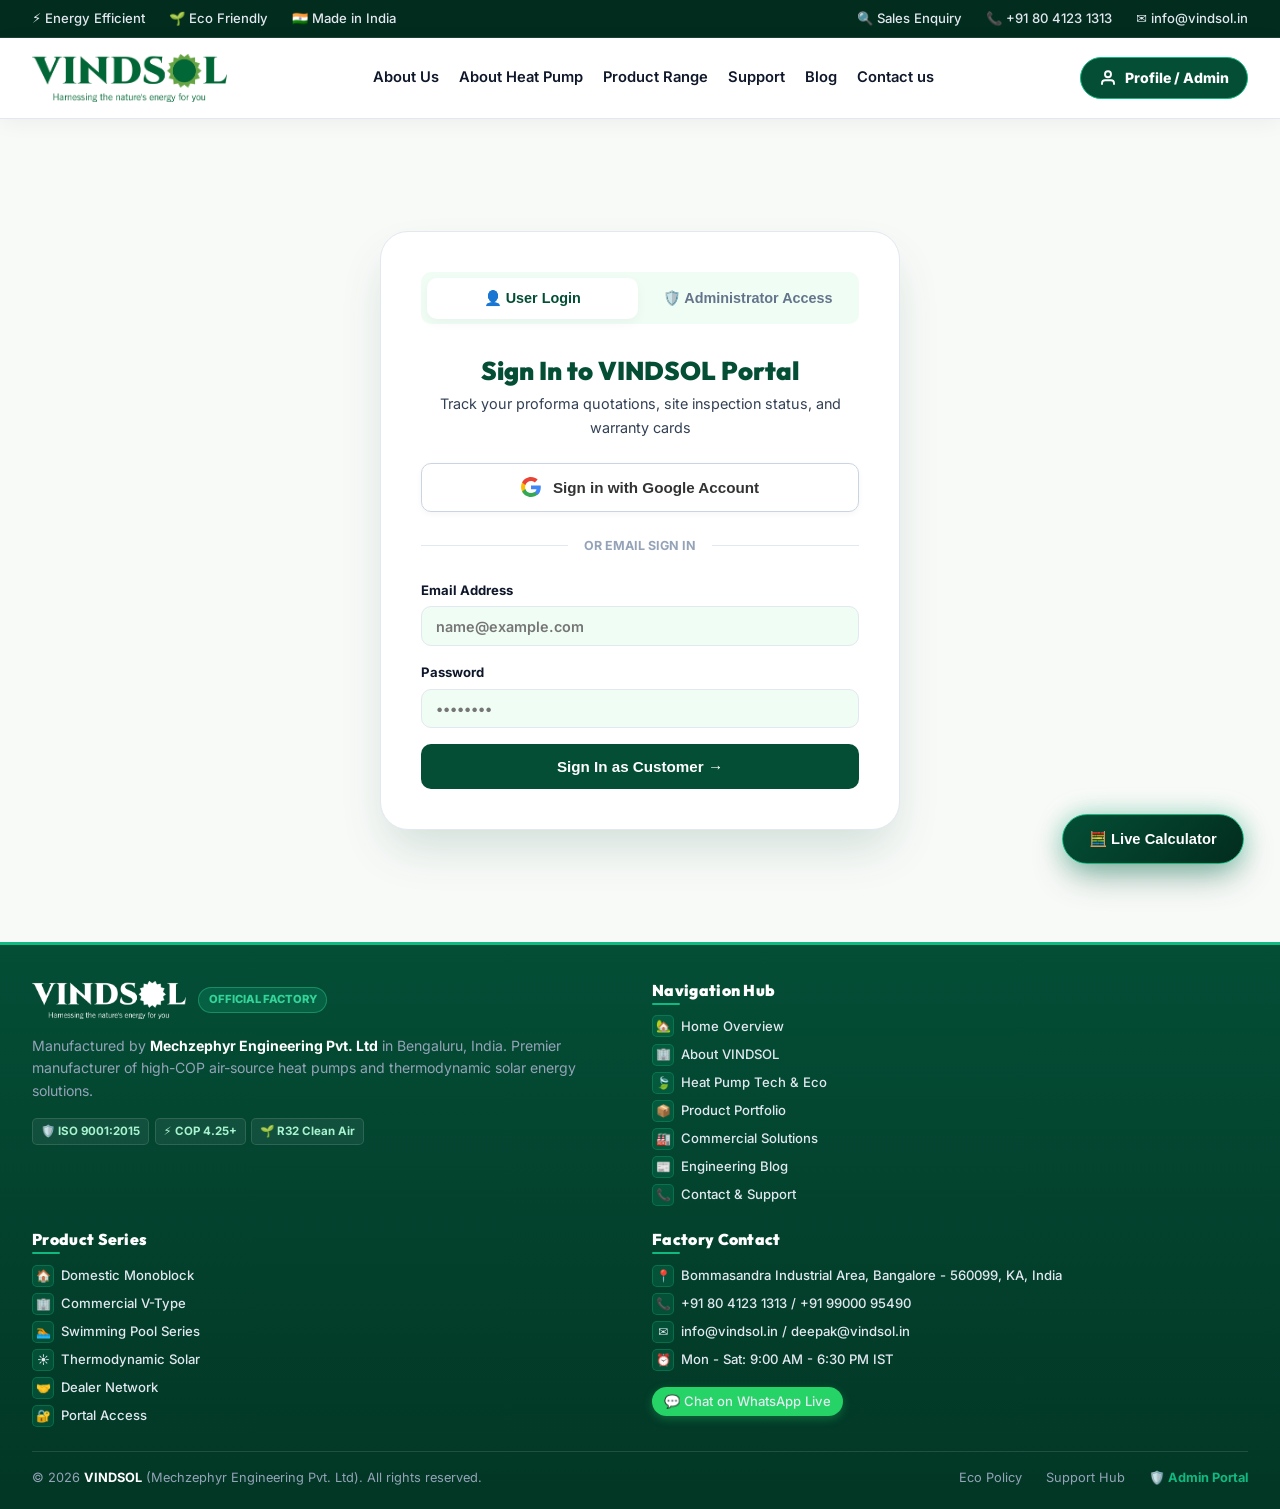
<file: admin.html>
<!DOCTYPE html>
<html lang="en">
<head>
  <meta charset="UTF-8">
  <meta name="viewport" content="width=device-width, initial-scale=1.0">
  <title>Administrator Control Web Application | VINDSOL Factory Portal</title>
  <link rel="stylesheet" href="css/style.css">
</head>
<body style="background: #F8FAF8;">

  <!-- ADMIN TOP HEADER BAR -->
  <header class="header" style="background: #022C1E; color: #FFFFFF; border-bottom: 1.5px solid #10B981;">
    <div class="container nav-container">
      <div style="display: flex; align-items: center; gap: 1rem;">
        <a href="index.html" class="logo-brand">
          <img src="assets/images/vindsol-official-logo.png" alt="VINDSOL Logo" class="logo-img" style="filter: brightness(0) invert(1);">
        </a>
        <span style="background: #10B981; color: #022C1E; font-size: 0.75rem; font-weight: 900; padding: 0.25rem 0.75rem; border-radius: 99px; text-transform: uppercase;">
          🛡️ Administrator Control Web App
        </span>
      </div>

      <div style="display: flex; align-items: center; gap: 1.25rem;">
        <span style="font-size: 0.88rem; font-weight: 700; color: #E2E8F0;">
          Logged in as: <strong style="color: #34D399;">admin@vindsol.in</strong>
        </span>
        <button onclick="adminLogout()" class="btn-amazon-secondary" style="background: rgba(255,255,255,0.1); color: #FFF; border-color: rgba(255,255,255,0.3); padding: 0.45rem 0.95rem; font-size: 0.82rem; cursor: pointer;">
          Sign Out 🚪
        </button>
      </div>
    </div>
  </header>

  <!-- ADMIN WEB APP MAIN WORKSPACE -->
  <div class="admin-wrapper">
    
    <!-- SIDEBAR NAVIGATION -->
    <aside class="admin-sidebar">
      <div>
        <div style="font-size: 0.7rem; font-weight: 900; color: #A7F3D0; text-transform: uppercase; letter-spacing: 0.08em; margin-bottom: 0.85rem; padding-left: 0.5rem;">
          CONTROL PANELS
        </div>
        
        <div class="admin-nav-item active" onclick="showAdminTab('tabInquiries', this)">
          📥 Inquiries
        </div>
        <div class="admin-nav-item" onclick="showAdminTab('tabProducts', this)">
          📦 Catalog
        </div>
        <div class="admin-nav-item" onclick="showAdminTab('tabAnalytics', this)">
          📊 Analytics
        </div>
        <div class="admin-nav-item" onclick="showAdminTab('tabContent', this)">
          📝 Content
        </div>
        <div class="admin-nav-item" onclick="showAdminTab('tabSettings', this)">
          ⚙️ Settings
        </div>
      </div>

      <div style="font-size: 0.75rem; color: #A7F3D0; padding-top: 1rem; border-top: 1px solid rgba(255,255,255,0.15); padding-left: 0.5rem;">
        VINDSOL Admin v2.6<br>
        Mechzephyr Eng. Pvt Ltd
      </div>
    </aside>

    <!-- MAIN CONTENT AREA -->
    <main class="admin-content">
      
      <!-- TAB 1: INQUIRIES -->
      <div id="tabInquiries" class="admin-tab-pane">
        
        <div class="admin-header-bar">
          <div>
            <h1 style="font-size: 1.6rem; font-weight: 900; color: var(--color-primary);">Customer Inquiries &amp; Quotation Requests</h1>
            <p style="font-size: 0.88rem; color: var(--text-muted);">Manage incoming customer quote forms, sizing calculator leads, and custom engineering requests</p>
          </div>
          <button onclick="exportInquiriesCSV()" class="btn-amazon-secondary" style="font-size: 0.85rem; cursor: pointer;">
            📥 Export CSV
          </button>
        </div>

        <!-- STATS OVERVIEW CARDS -->
        <div style="display: grid; grid-template-columns: repeat(4, 1fr); gap: 1rem; margin-bottom: 1.75rem;">
          <div class="admin-stat-card">
            <span style="font-size: 0.75rem; font-weight: 700; color: var(--text-muted);">TOTAL INQUIRIES</span>
            <div class="admin-stat-val" id="statTotalInquiries">4</div>
            <span style="font-size: 0.72rem; color: #059669; font-weight: 800;">+12 this week</span>
          </div>

          <div class="admin-stat-card">
            <span style="font-size: 0.75rem; font-weight: 700; color: var(--text-muted);">PENDING ACTION</span>
            <div class="admin-stat-val" style="color: #D97706;" id="statPendingInquiries">2</div>
            <span style="font-size: 0.72rem; color: #D97706; font-weight: 800;">Requires Follow-up</span>
          </div>

          <div class="admin-stat-card">
            <span style="font-size: 0.75rem; font-weight: 700; color: var(--text-muted);">QUOTATIONS DELIVERED</span>
            <div class="admin-stat-val" style="color: #2563EB;">32</div>
            <span style="font-size: 0.72rem; color: #2563EB; font-weight: 800;">Sent via WhatsApp &amp; Email</span>
          </div>

          <div class="admin-stat-card">
            <span style="font-size: 0.75rem; font-weight: 700; color: var(--text-muted);">PIPELINE VALUE</span>
            <div class="admin-stat-val" style="color: #059669;">₹ 68.4 L</div>
            <span style="font-size: 0.72rem; color: #059669; font-weight: 800;">Active Thermal Leads</span>
          </div>
        </div>

        <!-- INQUIRIES TABLE CONTAINER -->
        <div style="background: #FFFFFF; border: 1px solid var(--border-soft); border-radius: var(--radius-md); overflow-x: auto; box-shadow: var(--shadow-sm);">
          <table style="width: 100%; border-collapse: collapse; font-size: 0.88rem; min-width: 800px;">
            <thead>
              <tr style="background: #F1F5F9; text-align: left; color: var(--text-primary);">
                <th style="padding: 0.85rem 1rem;">Ref ID</th>
                <th style="padding: 0.85rem 1rem;">Customer / Company</th>
                <th style="padding: 0.85rem 1rem;">Contact Phone</th>
                <th style="padding: 0.85rem 1rem;">Site Location</th>
                <th style="padding: 0.85rem 1rem;">Requested Model / Special</th>
                <th style="padding: 0.85rem 1rem;">Amount (₹)</th>
                <th style="padding: 0.85rem 1rem;">Status</th>
                <th style="padding: 0.85rem 1rem; text-align: right;">Action</th>
              </tr>
            </thead>
            <tbody id="inquiriesTableBody">
              <!-- Rendered dynamically via JS -->
            </tbody>
          </table>
        </div>

      </div>

      <!-- TAB 2: CATALOG -->
      <div id="tabProducts" class="admin-tab-pane" style="display: none;">
        
        <div class="admin-header-bar">
          <div>
            <h1 style="font-size: 1.6rem; font-weight: 900; color: var(--color-primary);">Product Catalog Management</h1>
            <p style="font-size: 0.88rem; color: var(--text-muted);">Add new heat pump models, adjust wholesale prices, COP ratings, and stock status</p>
          </div>
          <button onclick="openAddProductModal()" class="btn-amazon-primary" style="cursor: pointer; font-size: 0.85rem;">
            ➕ Add Product
          </button>
        </div>

        <!-- PRODUCTS TABLE CONTAINER -->
        <div style="background: #FFFFFF; border: 1px solid var(--border-soft); border-radius: var(--radius-md); overflow-x: auto; box-shadow: var(--shadow-sm);">
          <table style="width: 100%; border-collapse: collapse; font-size: 0.88rem; min-width: 750px;">
            <thead>
              <tr style="background: #F1F5F9; text-align: left;">
                <th style="padding: 0.85rem 1rem;">Image</th>
                <th style="padding: 0.85rem 1rem;">Product Title</th>
                <th style="padding: 0.85rem 1rem;">Category</th>
                <th style="padding: 0.85rem 1rem;">Wholesale Price Range</th>
                <th style="padding: 0.85rem 1rem;">COP Rating</th>
                <th style="padding: 0.85rem 1rem;">Status</th>
                <th style="padding: 0.85rem 1rem; text-align: right;">Actions</th>
              </tr>
            </thead>
            <tbody id="adminProductsTableBody">
              <!-- Rendered via JS -->
            </tbody>
          </table>
        </div>

      </div>

      <!-- TAB 3: ANALYTICS -->
      <div id="tabAnalytics" class="admin-tab-pane" style="display: none;">
        <div class="admin-header-bar">
          <div>
            <h1 style="font-size: 1.6rem; font-weight: 900; color: var(--color-primary);">Sizing Calculator Analytics</h1>
            <p style="font-size: 0.88rem; color: var(--text-muted);">Insights on customer thermal sizing queries and payback conversions</p>
          </div>
        </div>

        <div style="display: grid; grid-template-columns: 1fr 1fr; gap: 1.25rem;">
          <div style="background: #FFF; border: 1px solid var(--border-soft); border-radius: 14px; padding: 1.25rem;">
            <h3 style="font-size: 1rem; font-weight: 800; color: var(--color-primary); margin-bottom: 0.85rem;">Top Sizing Categories Queried</h3>
            <ul style="list-style: none; display: flex; flex-direction: column; gap: 0.75rem; font-size: 0.88rem;">
              <li style="display: flex; justify-content: space-between;"><span>1. Commercial Hot Water (Hotels &amp; Hostels)</span> <strong>44%</strong></li>
              <li style="display: flex; justify-content: space-between;"><span>2. Swimming Pool &amp; Spa Heating</span> <strong>31%</strong></li>
              <li style="display: flex; justify-content: space-between;"><span>3. Domestic Residential Monoblocks</span> <strong>25%</strong></li>
            </ul>
          </div>

          <div style="background: #FFF; border: 1px solid var(--border-soft); border-radius: 14px; padding: 1.25rem;">
            <h3 style="font-size: 1rem; font-weight: 800; color: var(--color-primary); margin-bottom: 0.85rem;">Average Energy Payback Calculated</h3>
            <div style="font-size: 2.2rem; font-weight: 900; color: #10B981;">2.1 Years</div>
            <p style="font-size: 0.82rem; color: var(--text-muted);">Based on ₹8.00/kWh average commercial electricity tariff</p>
          </div>
        </div>
      </div>

      <!-- TAB 4: CONTENT MANAGER (Add, Edit, Delete, Update Sitewide Content) -->
      <div id="tabContent" class="admin-tab-pane" style="display: none;">
        <div class="admin-header-bar">
          <div>
            <h1 style="font-size: 1.6rem; font-weight: 900; color: var(--color-primary);">Sitewide Page Content Manager</h1>
            <p style="font-size: 0.88rem; color: var(--text-muted);">Add, edit, remove or publish announcements, hero taglines, blog articles, and factory contacts across all pages instantly</p>
          </div>
        </div>

        <div style="display: grid; grid-template-columns: 1fr 1fr; gap: 1.25rem; margin-bottom: 1.5rem;">
          
          <!-- Box 1: Sitewide Announcement Banner -->
          <div style="background: #FFF; border: 1px solid var(--border-soft); border-radius: 14px; padding: 1.25rem;">
            <div style="display: flex; align-items: center; justify-content: space-between; margin-bottom: 0.75rem;">
              <h3 style="font-size: 1rem; font-weight: 800; color: var(--color-primary);">📢 Sitewide Announcement Banner</h3>
              <span style="background: #ECFDF5; color: #047857; font-size: 0.72rem; font-weight: 800; padding: 0.2rem 0.5rem; border-radius: 99px;">LIVE SYNC</span>
            </div>
            <form onsubmit="saveSiteBanner(event)">
              <div class="form-field-group">
                <label class="form-label-custom">Announcement Message Text</label>
                <input type="text" id="adminBannerText" class="form-input-custom" placeholder="e.g. ⚡ VINDSOL Factory Direct Sale: Get 18% GST Benefit &amp; Free Installation this month!">
              </div>
              <div style="display: flex; align-items: center; justify-content: space-between; margin-top: 0.75rem;">
                <label style="font-size: 0.82rem; font-weight: 700; color: var(--text-primary); cursor: pointer;">
                  <input type="checkbox" id="adminBannerActive" checked> Enable Banner on All Pages
                </label>
                <button type="submit" class="btn-amazon-primary" style="padding: 0.45rem 0.85rem; font-size: 0.82rem; cursor: pointer;">
                  💾 Save Banner
                </button>
              </div>
            </form>
          </div>

          <!-- Box 2: Home Hero Title & Tagline -->
          <div style="background: #FFF; border: 1px solid var(--border-soft); border-radius: 14px; padding: 1.25rem;">
            <div style="display: flex; align-items: center; justify-content: space-between; margin-bottom: 0.75rem;">
              <h3 style="font-size: 1rem; font-weight: 800; color: var(--color-primary);">🏠 Home Hero Title &amp; Tagline</h3>
              <span style="background: #ECFDF5; color: #047857; font-size: 0.72rem; font-weight: 800; padding: 0.2rem 0.5rem; border-radius: 99px;">HOME PAGE</span>
            </div>
            <form onsubmit="saveHeroContent(event)">
              <div class="form-field-group">
                <label class="form-label-custom">Main Headline</label>
                <input type="text" id="adminHeroTitle" class="form-input-custom" value="India's Premier Air-Source Heat Pump Manufacturer">
              </div>
              <div class="form-field-group">
                <label class="form-label-custom">Sub-headline Description</label>
                <input type="text" id="adminHeroSub" class="form-input-custom" value="Engineered for 75% energy savings, COP up to 5.80, and zero carbon heating.">
              </div>
              <button type="submit" class="btn-amazon-primary" style="padding: 0.45rem 0.85rem; font-size: 0.82rem; cursor: pointer; float: right;">
                💾 Update Headline
              </button>
            </form>
          </div>

        </div>

        <!-- Section 2: Blog & Engineering Articles Manager -->
        <div style="background: #FFF; border: 1px solid var(--border-soft); border-radius: 14px; padding: 1.25rem; margin-bottom: 1.5rem;">
          <div style="display: flex; align-items: center; justify-content: space-between; margin-bottom: 1rem;">
            <div>
              <h3 style="font-size: 1.1rem; font-weight: 800; color: var(--color-primary);">📰 Blog &amp; Case Study Articles Manager</h3>
              <p style="font-size: 0.82rem; color: var(--text-muted);">Add new articles or remove existing posts displayed on blog.html</p>
            </div>
            <button onclick="openAddBlogModal()" class="btn-amazon-primary" style="padding: 0.45rem 0.85rem; font-size: 0.82rem; cursor: pointer;">
              ➕ Add New Article
            </button>
          </div>

          <div style="overflow-x: auto;">
            <table style="width: 100%; border-collapse: collapse; font-size: 0.85rem;">
              <thead>
                <tr style="background: #F1F5F9; text-align: left;">
                  <th style="padding: 0.65rem 0.85rem;">Title</th>
                  <th style="padding: 0.65rem 0.85rem;">Category</th>
                  <th style="padding: 0.65rem 0.85rem;">Author</th>
                  <th style="padding: 0.65rem 0.85rem;">Date</th>
                  <th style="padding: 0.65rem 0.85rem; text-align: right;">Action</th>
                </tr>
              </thead>
              <tbody id="adminBlogsTableBody">
                <!-- Rendered dynamically -->
              </tbody>
            </table>
          </div>
        </div>

      </div>

      <!-- TAB 5: SETTINGS -->
      <div id="tabSettings" class="admin-tab-pane" style="display: none;">
        <div class="admin-header-bar">
          <div>
            <h1 style="font-size: 1.6rem; font-weight: 900; color: var(--color-primary);">Factory System Settings</h1>
            <p style="font-size: 0.88rem; color: var(--text-muted);">Configure default quotation GST rates, freight fees, and WhatsApp hotline routing</p>
          </div>
        </div>

        <div style="background: #FFF; border: 1px solid var(--border-soft); border-radius: 14px; padding: 1.5rem; max-width: 550px;">
          <form onsubmit="saveAdminSettings(event)">
            <div class="form-field-group">
              <label class="form-label-custom">WhatsApp Hotline Number</label>
              <input type="text" id="settingWhatsapp" class="form-input-custom" value="+91 80 4123 1313">
            </div>

            <div class="form-field-group">
              <label class="form-label-custom">GST Rate (%)</label>
              <input type="number" id="settingGST" class="form-input-custom" value="18">
            </div>

            <div class="form-field-group">
              <label class="form-label-custom">Base Freight &amp; Installation Fee (₹)</label>
              <input type="number" id="settingFreight" class="form-input-custom" value="6500">
            </div>

            <button type="submit" class="btn-amazon-primary" style="margin-top: 0.85rem; cursor: pointer; padding: 0.65rem 1rem;">
              💾 Save Factory Configuration
            </button>
          </form>
        </div>
      </div>

    </main>
  </div>

  <!-- ADD / EDIT PRODUCT MODAL -->
  <div class="product-detail-modal-overlay" id="adminProductModal">
    <div class="product-detail-modal-card" style="max-width: 550px;">
      <button class="modal-close-btn" onclick="closeAddProductModal()">&times;</button>
      <h2 style="font-size: 1.4rem; font-weight: 900; color: var(--color-primary); margin-bottom: 1.25rem;" id="prodModalTitle">Add New Heat Pump Product</h2>

      <form onsubmit="saveProductForm(event)">
        <input type="hidden" id="prodFormId">
        
        <div class="form-field-group">
          <label class="form-label-custom">Product Title</label>
          <input type="text" id="prodFormTitle" required class="form-input-custom" placeholder="e.g. High Efficiency Monoblock 500L">
        </div>

        <div class="form-field-group">
          <label class="form-label-custom">Category Tag</label>
          <input type="text" id="prodFormCategory" required class="form-input-custom" placeholder="e.g. AIR SOURCE • DOMESTIC">
        </div>

        <div class="form-field-group">
          <label class="form-label-custom">Wholesale Price Range (₹)</label>
          <input type="text" id="prodFormPrice" required class="form-input-custom" placeholder="e.g. ₹ 75,000 - ₹ 1,20,000">
        </div>

        <div class="form-field-group">
          <label class="form-label-custom">COP Efficiency Rating</label>
          <input type="text" id="prodFormCOP" required class="form-input-custom" placeholder="e.g. 4.25x - 5.80x">
        </div>

        <div class="form-field-group">
          <label class="form-label-custom">Product Cutout Image Filename / URL</label>
          <input type="text" id="prodFormImg" required class="form-input-custom" value="assets/images/products/dhw-monoblock.jpg">
        </div>

        <div style="display: flex; gap: 1rem; margin-top: 1.5rem;">
          <button type="submit" class="btn-amazon-primary" style="flex: 1; cursor: pointer;">Save Product</button>
          <button type="button" onclick="closeAddProductModal()" class="btn-amazon-secondary" style="flex: 1; cursor: pointer;">Cancel</button>
        </div>
      </form>
  <!-- ADD NEW BLOG ARTICLE MODAL -->
  <div class="product-detail-modal-overlay" id="adminBlogModal">
    <div class="product-detail-modal-card" style="max-width: 550px;">
      <button class="modal-close-btn" onclick="closeAddBlogModal()">&times;</button>
      <h2 style="font-size: 1.4rem; font-weight: 900; color: var(--color-primary); margin-bottom: 1.25rem;">Publish Blog &amp; Case Study Article</h2>

      <form onsubmit="saveBlogForm(event)">
        <div class="form-field-group">
          <label class="form-label-custom">Article Title</label>
          <input type="text" id="blogFormTitle" required class="form-input-custom" placeholder="e.g. 85°C Pasteurization Heat Pumps in Dairy Plants">
        </div>

        <div class="form-field-group">
          <label class="form-label-custom">Category Tag</label>
          <input type="text" id="blogFormCategory" required class="form-input-custom" value="ENGINEERING TECH">
        </div>

        <div class="form-field-group">
          <label class="form-label-custom">Author Name</label>
          <input type="text" id="blogFormAuthor" required class="form-input-custom" value="VINDSOL Engineering Team">
        </div>

        <div class="form-field-group">
          <label class="form-label-custom">Publication Date</label>
          <input type="text" id="blogFormDate" required class="form-input-custom" value="06 Aug 2026">
        </div>

        <div style="display: flex; gap: 1rem; margin-top: 1.5rem;">
          <button type="submit" class="btn-amazon-primary" style="flex: 1; cursor: pointer;">Publish Article</button>
          <button type="button" onclick="closeAddBlogModal()" class="btn-amazon-secondary" style="flex: 1; cursor: pointer;">Cancel</button>
        </div>
      </form>
    </div>
  </div>

  <!-- VIEW CUSTOM SPECIAL SPECIFICATIONS MODAL FOR ADMIN -->
  <div class="product-detail-modal-overlay" id="viewCustomSpecModal">
    <div class="product-detail-modal-card" style="max-width: 600px;">
      <button class="modal-close-btn" onclick="closeCustomSpecModal()">&times;</button>
      <span style="background: #10B981; color: #022C1E; font-size: 0.75rem; font-weight: 900; padding: 0.25rem 0.75rem; border-radius: 99px; text-transform: uppercase;">
        🛠️ CUSTOM SPECIAL PRODUCT SPECIFICATIONS
      </span>
      <h2 style="font-size: 1.4rem; font-weight: 900; color: var(--color-primary); margin: 0.5rem 0 1.25rem 0;" id="specModalRefTitle">Ref: SP-8425</h2>

      <div style="background: #F8FAF8; border: 1px solid var(--border-soft); border-radius: 12px; padding: 1.25rem; font-size: 0.9rem;">
        <div style="display: grid; grid-template-columns: 1fr 1fr; gap: 1rem; margin-bottom: 1rem;">
          <div><label style="color: var(--text-muted); font-size: 0.78rem; font-weight: 700; display: block;">Customer Name</label><strong id="specCustName">Client</strong></div>
          <div><label style="color: var(--text-muted); font-size: 0.78rem; font-weight: 700; display: block;">Contact Phone</label><strong id="specCustPhone">+91 98000 00000</strong></div>
        </div>

        <div style="display: grid; grid-template-columns: 1fr 1fr; gap: 1rem; margin-bottom: 1rem;">
          <div><label style="color: var(--text-muted); font-size: 0.78rem; font-weight: 700; display: block;">Target Heating Capacity</label><strong id="specCapacity" style="color: var(--color-primary);">150 kW</strong></div>
          <div><label style="color: var(--text-muted); font-size: 0.78rem; font-weight: 700; display: block;">Target Water Temp</label><strong id="specTemp" style="color: #059669;">85°C</strong></div>
        </div>

        <div style="margin-bottom: 1rem;">
          <label style="color: var(--text-muted); font-size: 0.78rem; font-weight: 700; display: block;">Special Exchanger / Fluid Shell</label>
          <strong id="specFluid" style="color: #D97706;">SS316L Stainless Steel Heat Exchanger</strong>
        </div>

        <div style="margin-bottom: 1rem;">
          <label style="color: var(--text-muted); font-size: 0.78rem; font-weight: 700; display: block;">Detailed Site &amp; Plumbing Notes</label>
          <p id="specNotes" style="background: #FFF; border: 1px solid var(--border-soft); border-radius: 8px; padding: 0.75rem; color: var(--text-secondary); margin-top: 0.25rem;">Site notes...</p>
        </div>
      </div>

      <div style="display: flex; gap: 1rem; margin-top: 1.5rem;">
        <a id="specWhatsAppBtn" href="#" target="_blank" class="btn-amazon-primary" style="flex: 1; text-align: center; justify-content: center; background: #25D366; color: #FFF; text-decoration: none; padding: 0.75rem;">
          📱 Proceed &amp; Send WhatsApp Quote
        </a>
        <button onclick="closeCustomSpecModal()" class="btn-amazon-secondary" style="flex: 1; cursor: pointer;">Close Window</button>
      </div>
    </div>
  </div>

  <script src="js/main.js"></script>
  <script>
    // Ensure Admin Security Authorization Check
    function checkAdminAuth() {
      const isLogged = localStorage.getItem('vindsol_admin_logged_in') === 'true';
      if (!isLogged) {
        window.location.href = 'profile.html';
      }
    }

    function adminLogout() {
      localStorage.removeItem('vindsol_admin_logged_in');
      window.location.href = 'profile.html';
    }

    // Navigation Tab Switcher
    function showAdminTab(tabId, element) {
      document.querySelectorAll('.admin-tab-pane').forEach(el => el.style.display = 'none');
      document.querySelectorAll('.admin-nav-item').forEach(el => el.classList.remove('active'));
      
      document.getElementById(tabId).style.display = 'block';
      element.classList.add('active');
    }

    // Default Customer Leads Dataset
    let defaultInquiries = [
      { id: 'QT-8421', name: 'Sheraton Grand Resort', phone: '+91 98450 12345', city: 'Bengaluru', model: 'VCHP 5000 V Commercial (50 kW)', amount: '₹ 2,59,600', status: 'New Lead', date: '2026-08-06', type: 'Standard Quotation' },
      { id: 'SP-8425', name: 'Amul Dairy Processing Plant', phone: '+91 98765 11223', city: 'Anand, GJ', model: '[SPECIAL PRODUCT] Dairy Pasteurization 85°C System', amount: 'Custom Engineering Estimate', status: 'Custom Review Required', date: '2026-08-06', type: 'Custom Special Product', customSpecs: { capacity: '200 kW', temp: '85°C', fluid: 'SS316L Stainless Steel', notes: 'Needs 3-Phase 415V electrical panel and sanitary tri-clamp fittings for food grade wash.' } },
      { id: 'QT-8422', name: 'Dr. Ramesh Kumar (Fortis)', phone: '+91 97110 56789', city: 'Mysuru', model: 'VIHP 2500 HT (80°C High Temp)', amount: '₹ 2,18,300', status: 'In Progress', date: '2026-08-05', type: 'Standard Quotation' },
      { id: 'QT-8423', name: 'Manipal International School', phone: '+91 94480 99887', city: 'Mangaluru', model: 'VPHP 3500 Pool (35 kW Titanium)', amount: '₹ 2,40,130', status: 'Quotation Sent', date: '2026-08-05', type: 'Standard Quotation' }
    ];

    function getAllInquiries() {
      const stored = JSON.parse(localStorage.getItem('vindsol_inquiries') || '[]');
      return [...stored, ...defaultInquiries];
    }

    function renderInquiries() {
      const tbody = document.getElementById('inquiriesTableBody');
      if (!tbody) return;

      const list = getAllInquiries();

      document.getElementById('statTotalInquiries').textContent = list.length;
      document.getElementById('statPendingInquiries').textContent = list.filter(i => i.status.includes('New') || i.status.includes('Custom') || i.status.includes('Review')).length;

      tbody.innerHTML = list.map(inq => {
        let badgeClass = 'badge-lead-new';
        if (inq.status.includes('Progress')) badgeClass = 'badge-lead-progress';
        if (inq.status.includes('Sent') || inq.status.includes('Resolved')) badgeClass = 'badge-lead-resolved';

        const isCustom = inq.type === 'Custom Special Product' || inq.id.startsWith('SP-');

        return `
          <tr style="border-bottom: 1px solid #E2E8F0;">
            <td style="padding: 0.85rem 1rem; font-weight: 800; color: var(--color-primary);">${inq.id}</td>
            <td style="padding: 0.85rem 1rem; font-weight: 700;">${inq.name}</td>
            <td style="padding: 0.85rem 1rem;">${inq.phone}</td>
            <td style="padding: 0.85rem 1rem;">${inq.city}</td>
            <td style="padding: 0.85rem 1rem; font-weight: 600;">${inq.model}</td>
            <td style="padding: 0.85rem 1rem; font-weight: 800; color: #059669;">${inq.amount}</td>
            <td style="padding: 0.85rem 1rem;">
              <span class="badge-lead-status ${badgeClass}">${inq.status}</span>
            </td>
            <td style="padding: 0.85rem 1rem; text-align: right; white-space: nowrap;">
              ${isCustom ? `<button onclick="viewCustomSpecs('${inq.id}')" style="background: #10B981; color: #FFF; border: none; padding: 0.35rem 0.75rem; border-radius: 6px; font-weight: 800; cursor: pointer; font-size: 0.78rem; margin-right: 0.5rem;">🔍 View Specs &amp; Proceed</button>` : ''}
              <a href="https://wa.me/${inq.phone.replace(/[^0-9]/g, '')}?text=Hello%20${encodeURIComponent(inq.name)},%20here%20is%20your%20VINDSOL%20Quotation%20(${inq.id})" target="_blank" style="color: #25D366; font-weight: 800; text-decoration: none; margin-right: 0.5rem;">📱 WhatsApp</a>
              <button onclick="toggleInquiryStatus('${inq.id}')" style="background: none; border: none; cursor: pointer; font-size: 0.82rem; color: #2563EB; font-weight: 700;">Update</button>
            </td>
          </tr>
        `;
      }).join('');
    }

    function viewCustomSpecs(id) {
      const list = getAllInquiries();
      const item = list.find(i => i.id === id);
      if (item) {
        document.getElementById('specModalRefTitle').textContent = `Ref: ${item.id} - ${item.model}`;
        document.getElementById('specCustName').textContent = item.name;
        document.getElementById('specCustPhone').textContent = item.phone;

        const specs = item.customSpecs || {};
        document.getElementById('specCapacity').textContent = specs.capacity || 'Custom Capacity';
        document.getElementById('specTemp').textContent = specs.temp || 'Custom Temp';
        document.getElementById('specFluid').textContent = specs.fluid || 'Standard Shell';
        document.getElementById('specNotes').textContent = specs.notes || 'No site constraints specified.';

        const waBtn = document.getElementById('specWhatsAppBtn');
        const msg = encodeURIComponent(`Hello ${item.name},\n\nThis is VINDSOL Factory Engineering regarding your Custom Special Order Request (${item.id} - ${item.model}).\n\nWe have reviewed your target capacity (${specs.capacity}) and fluid specs (${specs.fluid}). Let's discuss site installation parameters.`);
        waBtn.href = `https://wa.me/${item.phone.replace(/[^0-9]/g, '')}?text=${msg}`;

        document.getElementById('viewCustomSpecModal').classList.add('active');
      }
    }

    function closeCustomSpecModal() {
      document.getElementById('viewCustomSpecModal').classList.remove('active');
    }

    function toggleInquiryStatus(id) {
      const stored = JSON.parse(localStorage.getItem('vindsol_inquiries') || '[]');
      let item = stored.find(i => i.id === id);
      if (item) {
        if (item.status === 'New Lead') item.status = 'In Progress';
        else if (item.status === 'In Progress') item.status = 'Quotation Sent';
        else item.status = 'New Lead';
        localStorage.setItem('vindsol_inquiries', JSON.stringify(stored));
      } else {
        item = defaultInquiries.find(i => i.id === id);
        if (item) {
          if (item.status === 'New Lead') item.status = 'In Progress';
          else if (item.status === 'In Progress') item.status = 'Quotation Sent';
          else item.status = 'New Lead';
        }
      }
      renderInquiries();
    }

    function exportInquiriesCSV() {
      const list = getAllInquiries();
      let csvContent = "data:text/csv;charset=utf-8,Ref ID,Customer Name,Phone,City,Model,Amount,Status,Date\n";
      list.forEach(row => {
        csvContent += `${row.id},"${row.name}",${row.phone},${row.city},"${row.model}",${row.amount},${row.status},${row.date}\n`;
      });
      const encodedUri = encodeURI(csvContent);
      const link = document.createElement("a");
      link.setAttribute("href", encodedUri);
      link.setAttribute("download", "VINDSOL_Customer_Inquiries_2026.csv");
      document.body.appendChild(link);
      link.click();
      document.body.removeChild(link);
    }

    // Products Management Table
    let adminProducts = [
      { id: 'dhw', title: 'Domestic Hot Water Heat Pumps (DHW)', category: 'AIR SOURCE • RESIDENTIAL', price: '₹ 45,000 - ₹ 85,000', cop: '2.92x - 5.83x', img: 'assets/images/products/dhw-monoblock.jpg', status: 'In Stock' },
      { id: 'commercial', title: 'Commercial Industrial Heat Pumps', category: 'AIR SOURCE • COMMERCIAL', price: '₹ 1,20,000 - ₹ 3,50,000', cop: '4.25x - 5.20x', img: 'assets/images/products/vtype-commercial.jpg', status: 'In Stock' },
      { id: 'pool', title: 'Swimming Pool Heat Pumps', category: 'AIR SOURCE • POOLS & SPA', price: '₹ 85,000 - ₹ 2,10,000', cop: '4.25x - 6.00x', img: 'assets/images/products/swimming-pool-titanium.png', status: 'In Stock' },
      { id: 'high-temp', title: '80°C High Temp Industrial Systems', category: 'AIR SOURCE • INDUSTRIAL', price: '₹ 1,80,000 - ₹ 4,20,000', cop: '3.85x - 4.10x', img: 'assets/images/products/high-temp-industrial.jpg', status: 'In Stock' }
    ];

    function renderAdminProducts() {
      const tbody = document.getElementById('adminProductsTableBody');
      if (!tbody) return;

      tbody.innerHTML = adminProducts.map(p => `
        <tr style="border-bottom: 1px solid #E2E8F0;">
          <td style="padding: 0.85rem 1rem;">
            <img src="${p.img}" style="width: 48px; height: 48px; object-fit: contain;">
          </td>
          <td style="padding: 0.85rem 1rem; font-weight: 800; color: var(--color-primary);">${p.title}</td>
          <td style="padding: 0.85rem 1rem; font-size: 0.8rem; font-weight: 700; color: #64748B;">${p.category}</td>
          <td style="padding: 0.85rem 1rem; font-weight: 800; color: #059669;">${p.price}</td>
          <td style="padding: 0.85rem 1rem;">${p.cop}</td>
          <td style="padding: 0.85rem 1rem;">
            <span class="badge-lead-status badge-lead-resolved">${p.status}</span>
          </td>
          <td style="padding: 0.85rem 1rem; text-align: right;">
            <button onclick="editAdminProduct('${p.id}')" style="background: none; border: none; cursor: pointer; color: #2563EB; font-weight: 700; margin-right: 0.5rem;">Edit</button>
            <button onclick="deleteAdminProduct('${p.id}')" style="background: none; border: none; cursor: pointer; color: #DC2626; font-weight: 700;">Delete</button>
          </td>
        </tr>
      `).join('');
    }

    function openAddProductModal() {
      document.getElementById('prodFormId').value = '';
      document.getElementById('prodModalTitle').textContent = 'Add New Heat Pump Product';
      document.getElementById('prodFormTitle').value = '';
      document.getElementById('prodFormCategory').value = 'AIR SOURCE • COMMERCIAL';
      document.getElementById('prodFormPrice').value = '₹ 95,000 - ₹ 1,80,000';
      document.getElementById('prodFormCOP').value = '4.50x';
      document.getElementById('adminProductModal').classList.add('active');
    }

    function closeAddProductModal() {
      document.getElementById('adminProductModal').classList.remove('active');
    }

    function editAdminProduct(id) {
      const p = adminProducts.find(item => item.id === id);
      if (p) {
        document.getElementById('prodFormId').value = p.id;
        document.getElementById('prodModalTitle').textContent = 'Edit Heat Pump Product';
        document.getElementById('prodFormTitle').value = p.title;
        document.getElementById('prodFormCategory').value = p.category;
        document.getElementById('prodFormPrice').value = p.price;
        document.getElementById('prodFormCOP').value = p.cop;
        document.getElementById('prodFormImg').value = p.img;
        document.getElementById('adminProductModal').classList.add('active');
      }
    }

    function deleteAdminProduct(id) {
      if (confirm("Are you sure you want to remove this product from the catalog?")) {
        adminProducts = adminProducts.filter(p => p.id !== id);
        renderAdminProducts();
      }
    }

    function saveProductForm(e) {
      e.preventDefault();
      const id = document.getElementById('prodFormId').value || ('prod_' + Date.now());
      const title = document.getElementById('prodFormTitle').value;
      const category = document.getElementById('prodFormCategory').value;
      const price = document.getElementById('prodFormPrice').value;
      const cop = document.getElementById('prodFormCOP').value;
      const img = document.getElementById('prodFormImg').value;

      const existingIndex = adminProducts.findIndex(p => p.id === id);
      if (existingIndex >= 0) {
        adminProducts[existingIndex] = { id, title, category, price, cop, img, status: 'In Stock' };
      } else {
        adminProducts.push({ id, title, category, price, cop, img, status: 'In Stock' });
      }

      localStorage.setItem('vindsol_custom_products', JSON.stringify(adminProducts));
      closeAddProductModal();
      renderAdminProducts();
      alert("✓ Product catalog updated & published live to website!");
    }

    // --- SITEWIDE PAGE CONTENT MANAGER ---
    function saveSiteBanner(e) {
      e.preventDefault();
      const text = document.getElementById('adminBannerText').value;
      const active = document.getElementById('adminBannerActive').checked;
      localStorage.setItem('vindsol_site_banner', JSON.stringify({ text, active }));
      alert("✓ Sitewide Announcement Banner saved! Active across all pages.");
    }

    function saveHeroContent(e) {
      e.preventDefault();
      const title = document.getElementById('adminHeroTitle').value;
      const sub = document.getElementById('adminHeroSub').value;
      localStorage.setItem('vindsol_hero_content', JSON.stringify({ title, sub }));
      alert("✓ Home Hero headline updated live!");
    }

    let adminBlogs = [
      { id: 'b1', title: 'Monoblock vs Split Heat Pumps: 2026 Commercial ROI Comparison', category: 'ENGINEERING', author: 'Er. Deepak M', date: '04 Aug 2026', img: 'assets/images/products/dhw-monoblock.jpg' },
      { id: 'b2', title: 'Why Titanium Heat Exchangers are Mandatory for Saltwater Pools', category: 'POOL & SPA', author: 'Vindsol R&D', date: '01 Aug 2026', img: 'assets/images/products/swimming-pool-titanium.png' },
      { id: 'b3', title: 'Achieving 85°C Process Water with R134a High Temp Heat Pumps', category: 'INDUSTRIAL', author: 'Mechzephyr Labs', date: '28 Jul 2026', img: 'assets/images/products/high-temp-industrial.jpg' }
    ];

    function getAllBlogs() {
      const stored = JSON.parse(localStorage.getItem('vindsol_custom_blogs') || '[]');
      return stored.length ? stored : adminBlogs;
    }

    function renderAdminBlogs() {
      const tbody = document.getElementById('adminBlogsTableBody');
      if (!tbody) return;
      const list = getAllBlogs();

      tbody.innerHTML = list.map(b => `
        <tr style="border-bottom: 1px solid #E2E8F0;">
          <td style="padding: 0.65rem 0.85rem; font-weight: 800; color: var(--color-primary);">${b.title}</td>
          <td style="padding: 0.65rem 0.85rem; font-size: 0.78rem; font-weight: 700; color: #64748B;">${b.category}</td>
          <td style="padding: 0.65rem 0.85rem;">${b.author}</td>
          <td style="padding: 0.65rem 0.85rem;">${b.date}</td>
          <td style="padding: 0.65rem 0.85rem; text-align: right;">
            <button onclick="deleteAdminBlog('${b.id}')" style="background: none; border: none; cursor: pointer; color: #DC2626; font-weight: 700;">Delete</button>
          </td>
        </tr>
      `).join('');
    }

    function openAddBlogModal() {
      document.getElementById('blogFormTitle').value = '';
      document.getElementById('adminBlogModal').classList.add('active');
    }

    function closeAddBlogModal() {
      document.getElementById('adminBlogModal').classList.remove('active');
    }

    function saveBlogForm(e) {
      e.preventDefault();
      const title = document.getElementById('blogFormTitle').value;
      const category = document.getElementById('blogFormCategory').value;
      const author = document.getElementById('blogFormAuthor').value;
      const date = document.getElementById('blogFormDate').value;
      const id = 'blog_' + Date.now();

      let list = getAllBlogs();
      list.unshift({ id, title, category, author, date, img: 'assets/images/products/dhw-monoblock.jpg' });
      localStorage.setItem('vindsol_custom_blogs', JSON.stringify(list));
      closeAddBlogModal();
      renderAdminBlogs();
      alert("✓ Article published live to website blog!");
    }

    function deleteAdminBlog(id) {
      if (confirm("Remove this blog article from the site?")) {
        let list = getAllBlogs().filter(b => b.id !== id);
        localStorage.setItem('vindsol_custom_blogs', JSON.stringify(list));
        renderAdminBlogs();
      }
    }

    function loadSavedBannerAndHero() {
      const banner = JSON.parse(localStorage.getItem('vindsol_site_banner') || '{}');
      if (banner.text) document.getElementById('adminBannerText').value = banner.text;
      if (banner.active !== undefined) document.getElementById('adminBannerActive').checked = banner.active;

      const hero = JSON.parse(localStorage.getItem('vindsol_hero_content') || '{}');
      if (hero.title) document.getElementById('adminHeroTitle').value = hero.title;
      if (hero.sub) document.getElementById('adminHeroSub').value = hero.sub;
    }

    document.addEventListener('DOMContentLoaded', () => {
      checkAdminAuth();
      renderInquiries();
      renderAdminProducts();
      renderAdminBlogs();
      loadSavedBannerAndHero();
    });
  </script>

  <!-- FLOATING CALCULATOR MODAL & TRIGGER BUTTON -->
  <button class="floating-calc-trigger open-calc-modal" aria-label="Open Savings Calculator">
    🧮 Live Calculator
  </button>

  <div class="calc-modal-overlay" id="calcModalOverlay">
    <div class="calc-modal-card">
      <button class="calc-modal-close" id="closeCalcModalBtn" aria-label="Close Calculator Modal">&times;</button>
      
      <div style="margin-bottom: 1.25rem; display: flex; align-items: center; justify-content: space-between; flex-wrap: wrap; gap: 1rem; border-bottom: 2px solid #E2E8F0; padding-bottom: 0.85rem;">
        <div>
          <div class="blueprint-tag">OFFICIAL VINDSOL PROFORMA QUOTATION CALCULATOR</div>
          <h3 style="font-size: 1.6rem; font-weight: 900; color: var(--color-primary); margin-top: 0.25rem;">Instant Proforma Quotation &amp; Sizing Hub</h3>
        </div>
        <div style="text-align: right; font-size: 0.8rem; font-weight: 700; color: var(--text-muted);">
          <div>Ref: <strong style="color: var(--color-primary);" id="quoteRefNo">VIN/2026/QT-8421</strong></div>
          <div>Date: <strong id="quoteDate">05 Aug 2026</strong></div>
        </div>
      </div>

      <!-- Customer Details Header Inputs -->
      <div style="background: #F8FAF8; border: 1px solid var(--border-soft); border-radius: 10px; padding: 0.85rem 1rem; margin-bottom: 1.25rem; display: grid; grid-template-columns: repeat(3, 1fr); gap: 0.85rem;">
        <div>
          <label style="font-size: 0.75rem; font-weight: 700; color: var(--text-muted); display: block;" for="custName">Customer / Company Name</label>
          <input type="text" id="custName" class="form-input-custom" value="Royal Palms Hotel" style="padding: 0.4rem 0.6rem; font-size: 0.85rem;">
        </div>
        <div>
          <label style="font-size: 0.75rem; font-weight: 700; color: var(--text-muted); display: block;" for="custMobile">WhatsApp / Phone No</label>
          <input type="text" id="custMobile" class="form-input-custom" value="+91 98765 43210" style="padding: 0.4rem 0.6rem; font-size: 0.85rem;">
        </div>
        <div>
          <label style="font-size: 0.75rem; font-weight: 700; color: var(--text-muted); display: block;" for="custCity">Site Location / City</label>
          <input type="text" id="custCity" class="form-input-custom" value="Bengaluru, KA" style="padding: 0.4rem 0.6rem; font-size: 0.85rem;">
        </div>
      </div>

      <!-- Mode Switcher Tabs -->
      <div class="calc-nav-tabs">
        <button class="calc-nav-btn active" data-calc-tab="tab-comm-calc">
          🏢 Commercial Hot Water Quote
        </button>
        <button class="calc-nav-btn" data-calc-tab="tab-pool-calc">
          🏊 Swimming Pool &amp; Spa Quote
        </button>
        <button class="calc-nav-btn" data-calc-tab="tab-dom-calc">
          🏠 Residential Domestic Quote
        </button>
        <button class="calc-nav-btn" data-calc-tab="tab-custom-calc" style="color: #FFD700; font-weight: 900;">
          🛠️ Custom Special Product Request
        </button>
      </div>

      <!-- TAB 1: Commercial Hot Water Sizer & Quote -->
      <div class="calc-tab-pane active" id="tab-comm-calc">
        <div class="calc-grid-layout">
          
          <div class="calc-input-box">
            <h4 style="font-size: 0.95rem; font-weight: 800; color: #15803D; margin-bottom: 0.85rem;">1. Operating Thermal Parameters</h4>
            
            <div class="form-field-group">
              <label class="form-label-custom" for="commVolume">Daily Hot Water Demand (Liters / Day)</label>
              <input type="number" id="commVolume" class="form-input-custom" value="1000" step="100">
            </div>

            <div style="display: grid; grid-template-columns: 1fr 1fr; gap: 0.85rem;">
              <div class="form-field-group">
                <label class="form-label-custom" for="commT1">Cold Water In (°C)</label>
                <input type="number" id="commT1" class="form-input-custom" value="20" step="1">
              </div>
              <div class="form-field-group">
                <label class="form-label-custom" for="commT2">Target Hot Water (°C)</label>
                <input type="number" id="commT2" class="form-input-custom" value="55" step="1">
              </div>
            </div>

            <div style="display: grid; grid-template-columns: 1fr 1fr; gap: 0.85rem;">
              <div class="form-field-group">
                <label class="form-label-custom" for="commHT">Heating Window (Hrs/Day)</label>
                <input type="number" id="commHT" class="form-input-custom" value="8" step="0.5">
              </div>
              <div class="form-field-group">
                <label class="form-label-custom" for="commTariff">Tariff Rate (₹ / kWh)</label>
                <input type="number" id="commTariff" class="form-input-custom" value="8.00" step="0.25">
              </div>
            </div>
          </div>

          <div class="calc-results-box">
            <div class="calc-results-title">
              <span>Proforma Quotation Breakdown</span>
              <span>⚡ COP 4.25x</span>
            </div>

            <div class="calc-metric-grid">
              <div class="calc-metric-card">
                <span class="calc-metric-label">Required Heat Pump</span>
                <div class="calc-metric-val" id="commKWVal">5.1 kW</div>
              </div>
              <div class="calc-metric-card">
                <span class="calc-metric-label">Daily Net Load</span>
                <div class="calc-metric-val" id="commKcalVal">41 kWh/day</div>
              </div>
            </div>

            <!-- Bill of Materials (BOM) Itemized Quotation Table -->
            <table class="quote-bom-table">
              <thead>
                <tr>
                  <th>Equipment Description</th>
                  <th style="text-align: right;">Amount (₹)</th>
                </tr>
              </thead>
              <tbody id="commBomTableBody">
                <tr>
                  <td>VDHP 11000 MB Monoblock (10 kW)</td>
                  <td style="text-align: right;">₹ 98,000</td>
                </tr>
                <tr>
                  <td>Quartz Blue Glass Tank (1000L)</td>
                  <td style="text-align: right;">₹ 45,000</td>
                </tr>
                <tr>
                  <td>Safety Valve Package (VRV + TPRV)</td>
                  <td style="text-align: right;">₹ 8,500</td>
                </tr>
                <tr>
                  <td>Freight &amp; Factory Commissioning</td>
                  <td style="text-align: right;">₹ 6,500</td>
                </tr>
                <tr class="quote-total-row">
                  <td>Total Investment Excl. Tax</td>
                  <td style="text-align: right;" id="commSubtotalVal">₹ 1,58,000</td>
                </tr>
                <tr class="quote-total-row" style="background: rgba(255, 215, 0, 0.2); color: #FFFFFF;">
                  <td>Grand Total (Incl. 18% GST)</td>
                  <td style="text-align: right; font-size: 1.15rem; color: #FFD700;" id="commGrandTotalVal">₹ 1,86,440</td>
                </tr>
              </tbody>
            </table>

            <div style="margin-top: 0.85rem; font-size: 0.8rem; color: #DCFCE7; display: flex; justify-content: space-between;">
              <span>Annual Power Savings: <strong style="color: #FFD700;" id="commYearlySavingsVal">₹ 1,04,076</strong></span>
              <span>ROI Payback: <strong style="color: #86EFAC;" id="commPaybackVal">0.9 Yrs</strong></span>
            </div>

            <div style="display: grid; grid-template-columns: 1fr 1fr 1.2fr; gap: 0.5rem; margin-top: 1.25rem;">
              <button onclick="window.print()" class="btn-buy-secondary" style="background: rgba(255,255,255,0.2); color: #FFF; border: 1px solid #FFF; padding: 0.6rem; font-size: 0.8rem; justify-content: center;">
                🖨️ Print PDF
              </button>
              <a href="#" id="commWaBtn" target="_blank" class="btn-buy-primary" style="background: #25D366; color: #FFF; border: none; padding: 0.6rem; font-size: 0.8rem; justify-content: center;">
                📱 WhatsApp
              </a>
              <button onclick="submitQuoteToVindsol('Commercial Hot Water')" class="btn-buy-primary" style="background: #10B981; color: #FFF; border: none; padding: 0.6rem; font-size: 0.8rem; justify-content: center; font-weight: 900;">
                📩 Submit to VINDSOL
              </button>
            </div>

          </div>

        </div>
      </div>

      <!-- TAB 2: Swimming Pool & Spa Quote -->
      <div class="calc-tab-pane" id="tab-pool-calc">
        <div class="calc-grid-layout">
          
          <div class="calc-input-box">
            <h4 style="font-size: 0.95rem; font-weight: 800; color: #15803D; margin-bottom: 0.85rem;">Pool Dimensions &amp; Environment</h4>
            
            <div class="form-field-group">
              <label class="form-label-custom" for="poolVol">Pool Volume (m³ / Cubic Meters)</label>
              <input type="number" id="poolVol" class="form-input-custom" value="100" step="10">
            </div>

            <div style="display: grid; grid-template-columns: 1fr 1fr; gap: 0.85rem;">
              <div class="form-field-group">
                <label class="form-label-custom" for="poolType">Pool Location</label>
                <select id="poolType" class="form-select-custom">
                  <option value="outdoor" selected>Outdoor Pool</option>
                  <option value="indoor">Indoor Pool</option>
                </select>
              </div>
              <div class="form-field-group">
                <label class="form-label-custom" for="poolAmb">Ambient Temp (°C)</label>
                <input type="number" id="poolAmb" class="form-input-custom" value="20" step="1">
              </div>
            </div>

            <div style="display: grid; grid-template-columns: 1fr 1fr; gap: 0.85rem;">
              <div class="form-field-group">
                <label class="form-label-custom" for="poolT2">Target Pool Temp (°C)</label>
                <input type="number" id="poolT2" class="form-input-custom" value="28" step="1">
              </div>
              <div class="form-field-group">
                <label class="form-label-custom" for="poolT1">Fresh Water Input (°C)</label>
                <input type="number" id="poolT1" class="form-input-custom" value="15" step="1">
              </div>
            </div>
          </div>

          <div class="calc-results-box">
            <div class="calc-results-title">
              <span>Titanium Pool Quotation</span>
              <span>🏊 Titanium Exchanger</span>
            </div>

            <div class="calc-metric-grid">
              <div class="calc-metric-card">
                <span class="calc-metric-label">Heat Load Capacity</span>
                <div class="calc-metric-val" id="poolKWVal">31.5 kW</div>
              </div>
              <div class="calc-metric-card">
                <span class="calc-metric-label">Initial Warmup</span>
                <div class="calc-metric-val" id="poolFHVal">23.0 kW</div>
              </div>
            </div>

            <table class="quote-bom-table">
              <thead>
                <tr>
                  <th>Equipment Description</th>
                  <th style="text-align: right;">Amount (₹)</th>
                </tr>
              </thead>
              <tbody id="poolBomTableBody">
                <tr>
                  <td>VPHP 3500 Pool Heater (35 kW Titanium)</td>
                  <td style="text-align: right;">₹ 1,95,000</td>
                </tr>
                <tr>
                  <td>Titanium Water Heat Exchanger Circuit</td>
                  <td style="text-align: right;">Included</td>
                </tr>
                <tr>
                  <td>Freight &amp; Commissioning</td>
                  <td style="text-align: right;">₹ 8,500</td>
                </tr>
                <tr class="quote-total-row">
                  <td>Subtotal Excl. Tax</td>
                  <td style="text-align: right;" id="poolSubtotalVal">₹ 2,03,500</td>
                </tr>
                <tr class="quote-total-row" style="background: rgba(255, 215, 0, 0.2); color: #FFFFFF;">
                  <td>Grand Total (Incl. 18% GST)</td>
                  <td style="text-align: right; font-size: 1.15rem; color: #FFD700;" id="poolGrandTotalVal">₹ 2,40,130</td>
                </tr>
              </tbody>
            </table>

            <div style="display: grid; grid-template-columns: 1fr 1fr 1.2fr; gap: 0.5rem; margin-top: 1.25rem;">
              <button onclick="window.print()" class="btn-buy-secondary" style="background: rgba(255,255,255,0.2); color: #FFF; border: 1px solid #FFF; padding: 0.6rem; font-size: 0.8rem; justify-content: center;">
                🖨️ Print PDF
              </button>
              <a href="#" id="poolWaBtn" target="_blank" class="btn-buy-primary" style="background: #25D366; color: #FFF; border: none; padding: 0.6rem; font-size: 0.8rem; justify-content: center;">
                📱 WhatsApp
              </a>
              <button onclick="submitQuoteToVindsol('Swimming Pool & Spa')" class="btn-buy-primary" style="background: #10B981; color: #FFF; border: none; padding: 0.6rem; font-size: 0.8rem; justify-content: center; font-weight: 900;">
                📩 Submit to VINDSOL
              </button>
            </div>

          </div>

        </div>
      </div>

      <!-- TAB 3: Residential Domestic Quote -->
      <div class="calc-tab-pane" id="tab-dom-calc">
        <div class="calc-grid-layout">
          
          <div class="calc-input-box">
            <h4 style="font-size: 0.95rem; font-weight: 800; color: #15803D; margin-bottom: 0.85rem;">Residential Water Usage</h4>
            
            <div class="form-field-group">
              <label class="form-label-custom" for="calcPeople">Family Size / Occupants</label>
              <input type="number" id="calcPeople" class="form-input-custom" value="4" min="1" max="50">
            </div>

            <div class="form-field-group">
              <label class="form-label-custom" for="calcLitres">Daily Hot Water Demand (Liters)</label>
              <input type="number" id="calcLitres" class="form-input-custom" value="200" step="50">
            </div>

            <div style="display: grid; grid-template-columns: 1fr 1fr; gap: 0.85rem;">
              <div class="form-field-group">
                <label class="form-label-custom" for="calcHeaterType">Existing System</label>
                <select id="calcHeaterType" class="form-select-custom">
                  <option value="geyser" selected>Electric Geyser (0.9)</option>
                  <option value="boiler">Diesel Boiler (0.7)</option>
                  <option value="solar">Solar Backup (1.5)</option>
                </select>
              </div>
              <div class="form-field-group">
                <label class="form-label-custom" for="calcTariff">Tariff (₹/kWh)</label>
                <input type="number" id="calcTariff" class="form-input-custom" value="8.00" step="0.25">
              </div>
            </div>
          </div>

          <div class="calc-results-box">
            <div class="calc-results-title">
              <span>Domestic Monoblock Quote</span>
              <span>🏠 Residential</span>
            </div>

            <div class="calc-metric-grid">
              <div class="calc-metric-card">
                <span class="calc-metric-label">Monthly Savings</span>
                <div class="calc-metric-val" id="monthlySavingsVal" style="color: #86EFAC;">₹ 1,922</div>
              </div>
              <div class="calc-metric-card">
                <span class="calc-metric-label">Est. Payback</span>
                <div class="calc-metric-val" id="paybackPeriodVal">2.8 Years</div>
              </div>
            </div>

            <table class="quote-bom-table">
              <thead>
                <tr>
                  <th>Equipment Description</th>
                  <th style="text-align: right;">Amount (₹)</th>
                </tr>
              </thead>
              <tbody id="domBomTableBody">
                <tr>
                  <td>VDHP 4500 MB All-in-One (200L)</td>
                  <td style="text-align: right;">₹ 65,000</td>
                </tr>
                <tr>
                  <td>Standard Installation &amp; Piping Kit</td>
                  <td style="text-align: right;">₹ 4,500</td>
                </tr>
                <tr class="quote-total-row">
                  <td>Subtotal Excl. Tax</td>
                  <td style="text-align: right;" id="domSubtotalVal">₹ 69,500</td>
                </tr>
                <tr class="quote-total-row" style="background: rgba(255, 215, 0, 0.2); color: #FFFFFF;">
                  <td>Grand Total (Incl. 18% GST)</td>
                  <td style="text-align: right; font-size: 1.15rem; color: #FFD700;" id="domGrandTotalVal">₹ 82,010</td>
                </tr>
              </tbody>
            </table>

            <div style="display: grid; grid-template-columns: 1fr 1fr 1.2fr; gap: 0.5rem; margin-top: 1.25rem;">
              <button onclick="window.print()" class="btn-buy-secondary" style="background: rgba(255,255,255,0.2); color: #FFF; border: 1px solid #FFF; padding: 0.6rem; font-size: 0.8rem; justify-content: center;">
                🖨️ Print PDF
              </button>
              <a href="#" id="domWaBtn" target="_blank" class="btn-buy-primary" style="background: #25D366; color: #FFF; border: none; padding: 0.6rem; font-size: 0.8rem; justify-content: center;">
                📱 WhatsApp
              </a>
              <button onclick="submitQuoteToVindsol('Residential Domestic')" class="btn-buy-primary" style="background: #10B981; color: #FFF; border: none; padding: 0.6rem; font-size: 0.8rem; justify-content: center; font-weight: 900;">
                📩 Submit to VINDSOL
              </button>
            </div>

          </div>

        </div>
      </div>

      <!-- TAB 4: Custom Special Products Engineering Request -->
      <div class="calc-tab-pane" id="tab-custom-calc">
        <div style="background: #022C1E; color: #FFF; border-radius: 16px; padding: 2rem;">
          <div style="text-align: center; margin-bottom: 1.5rem;">
            <span style="background: #10B981; color: #022C1E; font-size: 0.75rem; font-weight: 900; padding: 0.25rem 0.75rem; border-radius: 99px; text-transform: uppercase;">
              🛠️ Custom Special Engineering Request
            </span>
            <h3 style="font-size: 1.5rem; font-weight: 900; color: #FFF; margin-top: 0.5rem;">Need a Modified or Special Heat Pump Product?</h3>
            <p style="font-size: 0.9rem; color: #A7F3D0;">Enter your custom site specifications below. Our Factory Engineering Team will design and prepare a custom quotation.</p>
          </div>

          <form onsubmit="submitCustomSpecialRequest(event)" style="display: grid; grid-template-columns: 1fr 1fr; gap: 1rem;">
            <div class="form-field-group">
              <label class="form-label-custom" style="color: #E2E8F0;">Custom Requirement Name / Application</label>
              <input type="text" id="customAppName" required class="form-input-custom" placeholder="e.g. Dairy Pasteurization 85°C System / Resort Olympic Pool">
            </div>

            <div class="form-field-group">
              <label class="form-label-custom" style="color: #E2E8F0;">Target Heating Capacity (kW or Liters/Day)</label>
              <input type="text" id="customCapacity" required class="form-input-custom" placeholder="e.g. 150 kW or 15,000 Liters/Day">
            </div>

            <div class="form-field-group">
              <label class="form-label-custom" style="color: #E2E8F0;">Target Water Temperature (°C)</label>
              <input type="text" id="customTemp" required class="form-input-custom" placeholder="e.g. 75°C to 85°C">
            </div>

            <div class="form-field-group">
              <label class="form-label-custom" style="color: #E2E8F0;">Special Material / Fluid Requirements</label>
              <select id="customFluid" class="form-select-custom">
                <option value="Titanium PVC Shell">100% Pure Titanium PVC Shell (Pool/Saltwater)</option>
                <option value="Quartz Glass Lined Tank">Quartz Glass Enamel Internal Tank (Hard Water)</option>
                <option value="SS316L Stainless Steel">SS316L Stainless Steel Heat Exchanger (Dairy/Food)</option>
                <option value="High Temp EVI R134a">High Temp EVI R134a Dual Compressor Circuit</option>
              </select>
            </div>

            <div class="form-field-group" style="grid-column: span 2;">
              <label class="form-label-custom" style="color: #E2E8F0;">Detailed Site Notes &amp; Engineering Constraints</label>
              <textarea id="customNotes" class="form-input-custom" rows="3" placeholder="Describe roof space, electrical phase (Single 230V / 3-Phase 415V), plumbing diameter, or existing boiler backup details..."></textarea>
            </div>

            <div style="grid-column: span 2; margin-top: 0.5rem;">
              <button type="submit" class="btn-amazon-primary" style="width: 100%; padding: 0.85rem; font-size: 1rem; justify-content: center; background: linear-gradient(135deg, #10B981 0%, #047857 100%);">
                📩 Submit Custom Product Specification to VINDSOL Factory →
              </button>
            </div>
          </form>
        </div>
      </div>

    </div>
  </div>

</body>
</html>
</file>
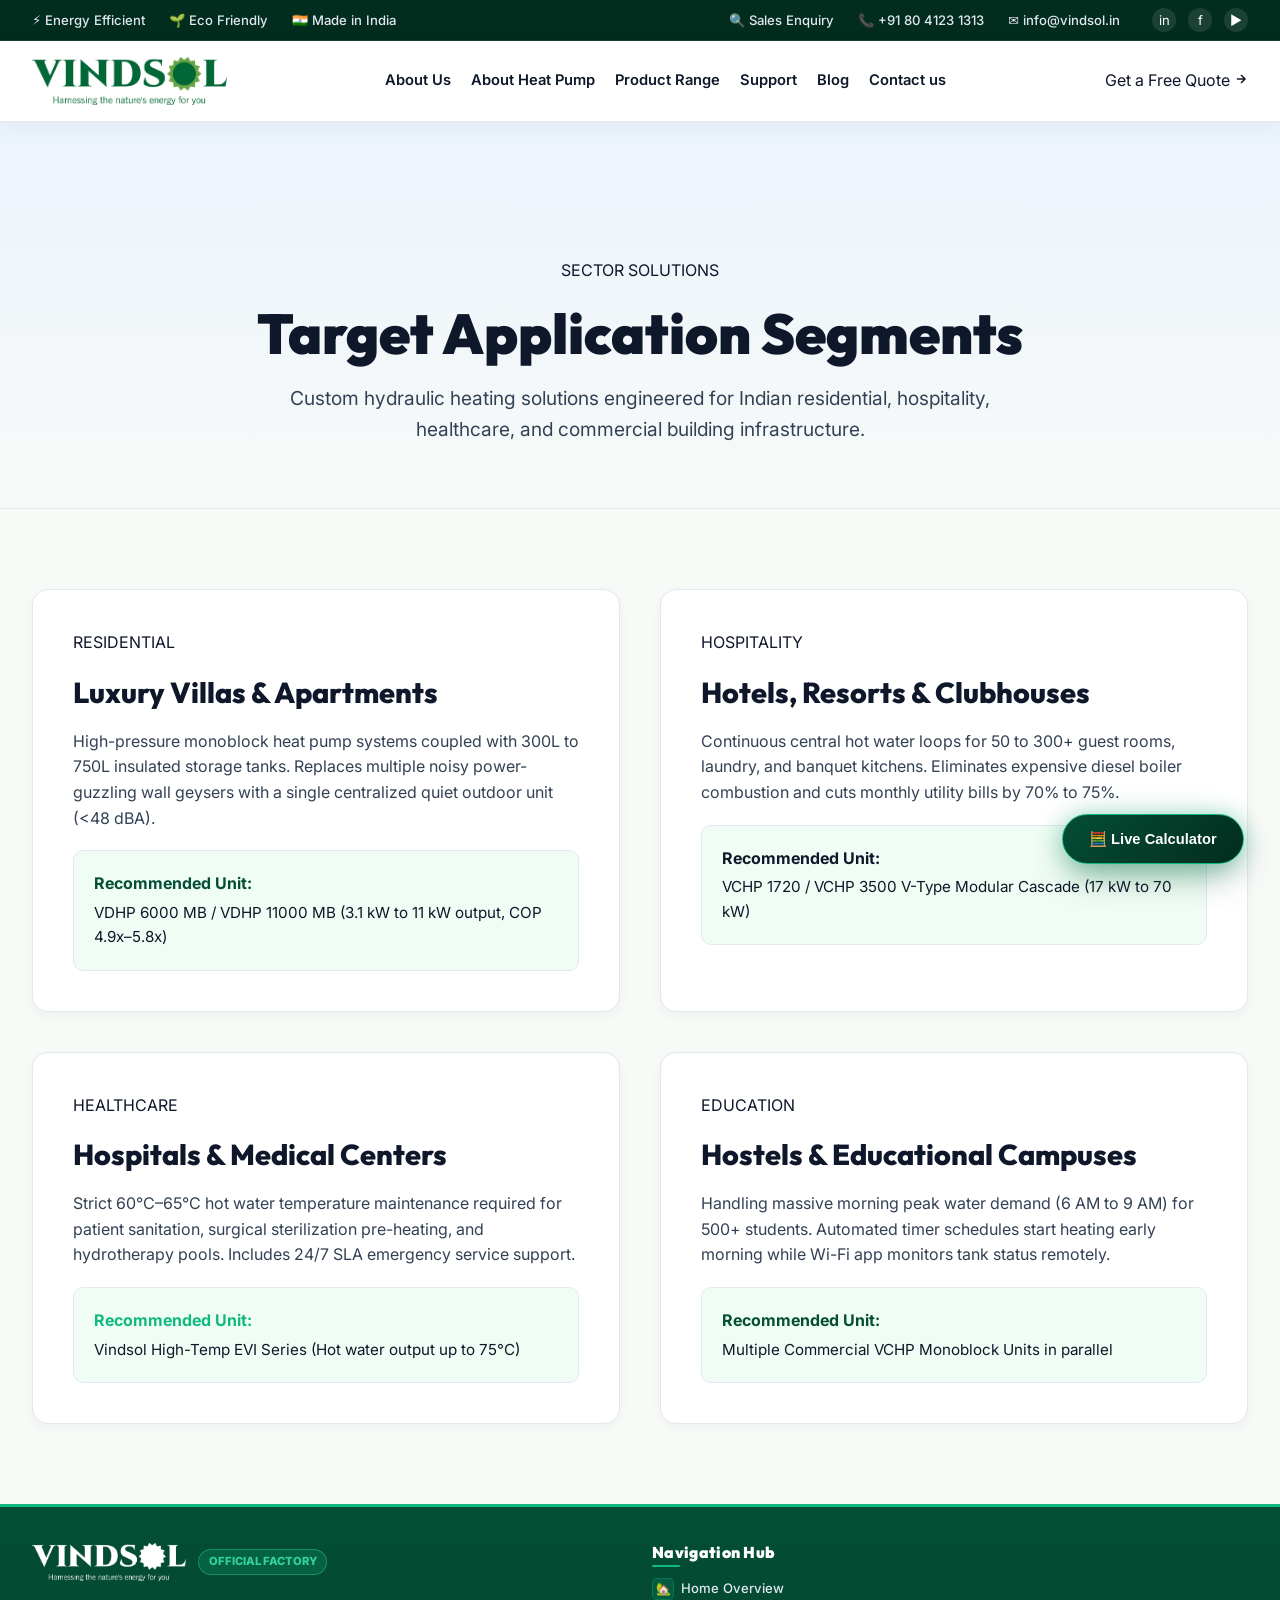
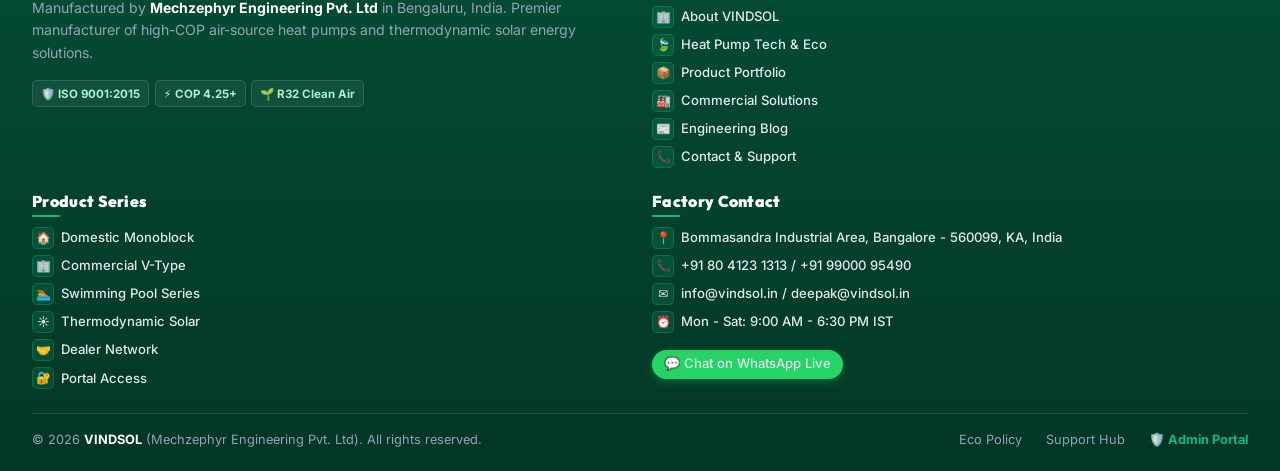
<file: applications.html>
<!DOCTYPE html>
<html lang="en">
<head>
  <meta charset="UTF-8">
  <meta name="viewport" content="width=device-width, initial-scale=1.0">
  <title>Applications & Case Descriptions | VINDSOL Heat Pumps</title>
  <meta name="description" content="VINDSOL air-source heat pump applications across Indian villas, luxury hotels, hospitals, educational hostels, and commercial swimming pools. Segment case studies and capacity guidelines.">
  <link rel="stylesheet" href="css/style.css">
</head>
<body>

  <!-- TOP UTILITY ANNOUNCEMENT BAR -->
  <div class="top-bar">
    <div class="container top-bar-container">
      <div class="top-bar-left">
        <span class="top-bar-item">⚡ Energy Efficient</span>
        <span class="top-bar-item">🌱 Eco Friendly</span>
        <span class="top-bar-item">🇮🇳 Made in India</span>
      </div>
      <div class="top-bar-right">
        <a href="contact.html" class="top-bar-item">🔍 Sales Enquiry</a>
        <a href="tel:+918041231313" class="top-bar-item">📞 +91 80 4123 1313</a>
        <a href="mailto:info@vindsol.in" class="top-bar-item">✉️ info@vindsol.in</a>
        <div class="social-links">
          <a href="#" aria-label="LinkedIn">in</a>
          <a href="#" aria-label="Facebook">f</a>
          <a href="#" aria-label="YouTube">▶</a>
        </div>
      </div>
    </div>
  </div>

  <!-- MAIN NAVIGATION HEADER -->
  <header class="header">
    <div class="container nav-container">
      <a href="index.html" class="logo-brand" aria-label="VINDSOL Homepage">
        <img src="assets/images/vindsol-official-logo.png" alt="Vindsol Heat Pump Solutions" class="logo-img">
      </a>

      <nav aria-label="Main Navigation">
        <ul class="nav-menu">
          <li><a href="about.html" class="nav-link">About Us</a></li>
          <li><a href="sustainability.html" class="nav-link">About Heat Pump</a></li>
          <li><a href="products.html" class="nav-link">Product Range</a></li>
          <li><a href="support.html" class="nav-link">Support</a></li>
          <li><a href="blog.html" class="nav-link">Blog</a></li>
          <li><a href="contact.html" class="nav-link">Contact us</a></li>
        </ul>
      </nav>

      <div>
        <a href="contact.html#quote" class="btn-nav open-quote-modal">
          Get a Free Quote
          <svg width="14" height="14" viewBox="0 0 24 24" fill="none" stroke="currentColor" stroke-width="2.5"><path d="M5 12h14M12 5l7 7-7 7"/></svg>
        </a>
        <button class="mobile-toggle" aria-label="Toggle Navigation Menu">☰</button>
      </div>
    </div>
  </header>

  <!-- HERO BANNER -->
  <section style="padding-top: calc(var(--header-height) + 3.5rem); padding-bottom: 4rem; background: linear-gradient(180deg, #EBF3FC 0%, var(--bg-body) 100%); border-bottom: 1px solid var(--border-soft);">
    <div class="container" style="text-align: center; max-width: 840px;">
      <div class="blueprint-tag" style="margin-bottom: 1rem;">SECTOR SOLUTIONS</div>
      <h1 style="font-size: 3.5rem; font-weight: 900; margin-bottom: 1rem;">Target Application Segments</h1>
      <p style="font-size: 1.2rem; color: var(--text-secondary);">Custom hydraulic heating solutions engineered for Indian residential, hospitality, healthcare, and commercial building infrastructure.</p>
    </div>
  </section>

  <!-- SEGMENTS GRID -->
  <section style="padding: 5rem 0;">
    <div class="container">
      <div style="display: grid; grid-template-columns: repeat(2, 1fr); gap: 2.5rem;">

        <!-- Segment 1: Villas -->
        <div style="background: #FFFFFF; border: 1px solid var(--border-soft); border-radius: var(--radius-md); padding: 2.5rem; box-shadow: var(--shadow-sm); display: flex; flex-direction: column; gap: 1.2rem;">
          <div class="blueprint-tag">RESIDENTIAL</div>
          <h2 style="font-size: 1.8rem; font-weight: 800;">Luxury Villas & Apartments</h2>
          <p style="color: var(--text-secondary);">High-pressure monoblock heat pump systems coupled with 300L to 750L insulated storage tanks. Replaces multiple noisy power-guzzling wall geysers with a single centralized quiet outdoor unit (&lt;48 dBA).</p>
          <div style="background: var(--bg-surface); padding: 1.25rem; border-radius: var(--radius-sm); border: 1px solid var(--border-soft);">
            <strong style="color: var(--color-primary); font-family: var(--font-mono);">Recommended Unit:</strong>
            <p style="font-size: 0.95rem; margin-top: 0.25rem;">VDHP 6000 MB / VDHP 11000 MB (3.1 kW to 11 kW output, COP 4.9x–5.8x)</p>
          </div>
        </div>

        <!-- Segment 2: Hotels -->
        <div style="background: #FFFFFF; border: 1px solid var(--border-soft); border-radius: var(--radius-md); padding: 2.5rem; box-shadow: var(--shadow-sm); display: flex; flex-direction: column; gap: 1.2rem;">
          <div class="blueprint-tag tag-orange">HOSPITALITY</div>
          <h2 style="font-size: 1.8rem; font-weight: 800;">Hotels, Resorts & Clubhouses</h2>
          <p style="color: var(--text-secondary);">Continuous central hot water loops for 50 to 300+ guest rooms, laundry, and banquet kitchens. Eliminates expensive diesel boiler combustion and cuts monthly utility bills by 70% to 75%.</p>
          <div style="background: var(--bg-surface); padding: 1.25rem; border-radius: var(--radius-sm); border: 1px solid var(--border-soft);">
            <strong style="color: var(--color-secondary-dark); font-family: var(--font-mono);">Recommended Unit:</strong>
            <p style="font-size: 0.95rem; margin-top: 0.25rem;">VCHP 1720 / VCHP 3500 V-Type Modular Cascade (17 kW to 70 kW)</p>
          </div>
        </div>

        <!-- Segment 3: Hospitals -->
        <div style="background: #FFFFFF; border: 1px solid var(--border-soft); border-radius: var(--radius-md); padding: 2.5rem; box-shadow: var(--shadow-sm); display: flex; flex-direction: column; gap: 1.2rem;">
          <div class="blueprint-tag tag-accent">HEALTHCARE</div>
          <h2 style="font-size: 1.8rem; font-weight: 800;">Hospitals & Medical Centers</h2>
          <p style="color: var(--text-secondary);">Strict 60°C–65°C hot water temperature maintenance required for patient sanitation, surgical sterilization pre-heating, and hydrotherapy pools. Includes 24/7 SLA emergency service support.</p>
          <div style="background: var(--bg-surface); padding: 1.25rem; border-radius: var(--radius-sm); border: 1px solid var(--border-soft);">
            <strong style="color: var(--color-accent); font-family: var(--font-mono);">Recommended Unit:</strong>
            <p style="font-size: 0.95rem; margin-top: 0.25rem;">Vindsol High-Temp EVI Series (Hot water output up to 75°C)</p>
          </div>
        </div>

        <!-- Segment 4: Hostels -->
        <div style="background: #FFFFFF; border: 1px solid var(--border-soft); border-radius: var(--radius-md); padding: 2.5rem; box-shadow: var(--shadow-sm); display: flex; flex-direction: column; gap: 1.2rem;">
          <div class="blueprint-tag">EDUCATION</div>
          <h2 style="font-size: 1.8rem; font-weight: 800;">Hostels & Educational Campuses</h2>
          <p style="color: var(--text-secondary);">Handling massive morning peak water demand (6 AM to 9 AM) for 500+ students. Automated timer schedules start heating early morning while Wi-Fi app monitors tank status remotely.</p>
          <div style="background: var(--bg-surface); padding: 1.25rem; border-radius: var(--radius-sm); border: 1px solid var(--border-soft);">
            <strong style="color: var(--color-primary); font-family: var(--font-mono);">Recommended Unit:</strong>
            <p style="font-size: 0.95rem; margin-top: 0.25rem;">Multiple Commercial VCHP Monoblock Units in parallel</p>
          </div>
        </div>

      </div>
    </div>
  </section>

  <!-- FOOTER -->
  <!-- =========================================================================
       GLOBAL 2026 CLEAN-TECH FOOTER
       ========================================================================= -->
  <footer class="footer">
    <div class="container">
      <div class="footer-grid">
        
        <!-- Column 1: Brand & Enterprise Information -->
        <div>
          <div style="display: flex; align-items: center; gap: 0.75rem; margin-bottom: 1rem;">
            <img src="assets/images/vindsol-official-logo.png" alt="VINDSOL Logo" style="height: 38px; filter: brightness(0) invert(1);">
            <span style="background: rgba(16, 185, 129, 0.2); color: #34D399; font-size: 0.7rem; font-weight: 800; padding: 0.2rem 0.6rem; border-radius: 99px; border: 1px solid rgba(52, 211, 153, 0.4); text-transform: uppercase;">
              OFFICIAL FACTORY
            </span>
          </div>
          <p style="color: #94A3B8; font-size: 0.88rem; line-height: 1.6; margin-bottom: 1rem;">
            Manufactured by <strong style="color: #FFFFFF;">Mechzephyr Engineering Pvt. Ltd</strong> in Bengaluru, India. Premier manufacturer of high-COP air-source heat pumps and thermodynamic solar energy solutions.
          </p>
          <div class="footer-trust-badges">
            <span class="footer-badge-item">🛡️ ISO 9001:2015</span>
            <span class="footer-badge-item">⚡ COP 4.25+</span>
            <span class="footer-badge-item">🌱 R32 Clean Air</span>
          </div>
        </div>

        <!-- Column 2: Navigation Hub (Icons for ALL Lines) -->
        <div>
          <h4 class="footer-col-title">Navigation Hub</h4>
          <ul class="footer-links">
            <li><a href="index.html"><span class="footer-icon-badge">🏡</span> Home Overview</a></li>
            <li><a href="about.html"><span class="footer-icon-badge">🏢</span> About VINDSOL</a></li>
            <li><a href="sustainability.html"><span class="footer-icon-badge">🍃</span> Heat Pump Tech &amp; Eco</a></li>
            <li><a href="products.html"><span class="footer-icon-badge">📦</span> Product Portfolio</a></li>
            <li><a href="applications.html"><span class="footer-icon-badge">🏭</span> Commercial Solutions</a></li>
            <li><a href="blog.html"><span class="footer-icon-badge">📰</span> Engineering Blog</a></li>
            <li><a href="contact.html"><span class="footer-icon-badge">📞</span> Contact &amp; Support</a></li>
          </ul>
        </div>

        <!-- Column 3: Heat Pump Series (Icons for ALL Lines) -->
        <div>
          <h4 class="footer-col-title">Product Series</h4>
          <ul class="footer-links">
            <li><a href="products.html#domestic"><span class="footer-icon-badge">🏠</span> Domestic Monoblock</a></li>
            <li><a href="products.html#commercial"><span class="footer-icon-badge">🏢</span> Commercial V-Type</a></li>
            <li><a href="products.html#pool"><span class="footer-icon-badge">🏊</span> Swimming Pool Series</a></li>
            <li><a href="products.html#solar"><span class="footer-icon-badge">☀️</span> Thermodynamic Solar</a></li>
            <li><a href="partner.html"><span class="footer-icon-badge">🤝</span> Dealer Network</a></li>
            <li><a href="profile.html"><span class="footer-icon-badge">🔐</span> Portal Access</a></li>
          </ul>
        </div>

        <!-- Column 4: Factory Contact & Live Help (Icons for ALL Lines) -->
        <div>
          <h4 class="footer-col-title">Factory Contact</h4>
          <ul class="footer-links">
            <li>
              <div class="footer-contact-item">
                <span class="footer-icon-badge">📍</span>
                <span>Bommasandra Industrial Area, Bangalore - 560099, KA, India</span>
              </div>
            </li>
            <li>
              <a href="tel:+918041231313">
                <span class="footer-icon-badge">📞</span>
                <span>+91 80 4123 1313 / +91 99000 95490</span>
              </a>
            </li>
            <li>
              <a href="mailto:info@vindsol.in">
                <span class="footer-icon-badge">✉️</span>
                <span>info@vindsol.in / deepak@vindsol.in</span>
              </a>
            </li>
            <li>
              <div class="footer-contact-item">
                <span class="footer-icon-badge">⏰</span>
                <span>Mon - Sat: 9:00 AM - 6:30 PM IST</span>
              </div>
            </li>
            <li style="margin-top: 0.4rem;">
              <a href="https://wa.me/919900095490" target="_blank" class="footer-wa-pill">
                💬 Chat on WhatsApp Live
              </a>
            </li>
          </ul>
        </div>

      </div>

      <!-- Footer Bottom -->
      <div class="footer-bottom">
        <div>
          &copy; 2026 <strong style="color: #FFFFFF;">VINDSOL</strong> (Mechzephyr Engineering Pvt. Ltd). All rights reserved.
        </div>
        <div style="display: flex; gap: 1.5rem; align-items: center;">
          <a href="sustainability.html" style="color: #94A3B8; text-decoration: none;">Eco Policy</a>
          <a href="support.html" style="color: #94A3B8; text-decoration: none;">Support Hub</a>
          <a href="admin.html" style="color: #10B981; font-weight: 700; text-decoration: none;">🛡️ Admin Portal</a>
        </div>
      </div>

    </div>
  </footer>

  <!-- FLOATING CALCULATOR MODAL & TRIGGER BUTTON -->
  <button class="floating-calc-trigger open-calc-modal" aria-label="Open Savings Calculator">
    🧮 Live Calculator
  </button>

  <div class="calc-modal-overlay" id="calcModalOverlay">
    <div class="calc-modal-card">
      <button class="calc-modal-close" id="closeCalcModalBtn" aria-label="Close Calculator Modal">&times;</button>
      
      <div style="margin-bottom: 1.25rem; display: flex; align-items: center; justify-content: space-between; flex-wrap: wrap; gap: 1rem; border-bottom: 2px solid #E2E8F0; padding-bottom: 0.85rem;">
        <div>
          <div class="blueprint-tag">OFFICIAL VINDSOL PROFORMA QUOTATION CALCULATOR</div>
          <h3 style="font-size: 1.6rem; font-weight: 900; color: var(--color-primary); margin-top: 0.25rem;">Instant Proforma Quotation &amp; Sizing Hub</h3>
        </div>
        <div style="text-align: right; font-size: 0.8rem; font-weight: 700; color: var(--text-muted);">
          <div>Ref: <strong style="color: var(--color-primary);" id="quoteRefNo">VIN/2026/QT-8421</strong></div>
          <div>Date: <strong id="quoteDate">05 Aug 2026</strong></div>
        </div>
      </div>

      <!-- Customer Details Header Inputs -->
      <div style="background: #F8FAF8; border: 1px solid var(--border-soft); border-radius: 10px; padding: 0.85rem 1rem; margin-bottom: 1.25rem; display: grid; grid-template-columns: repeat(3, 1fr); gap: 0.85rem;">
        <div>
          <label style="font-size: 0.75rem; font-weight: 700; color: var(--text-muted); display: block;" for="custName">Customer / Company Name</label>
          <input type="text" id="custName" class="form-input-custom" value="Royal Palms Hotel" style="padding: 0.4rem 0.6rem; font-size: 0.85rem;">
        </div>
        <div>
          <label style="font-size: 0.75rem; font-weight: 700; color: var(--text-muted); display: block;" for="custMobile">WhatsApp / Phone No</label>
          <input type="text" id="custMobile" class="form-input-custom" value="+91 98765 43210" style="padding: 0.4rem 0.6rem; font-size: 0.85rem;">
        </div>
        <div>
          <label style="font-size: 0.75rem; font-weight: 700; color: var(--text-muted); display: block;" for="custCity">Site Location / City</label>
          <input type="text" id="custCity" class="form-input-custom" value="Bengaluru, KA" style="padding: 0.4rem 0.6rem; font-size: 0.85rem;">
        </div>
      </div>

      <!-- Mode Switcher Tabs -->
      <div class="calc-nav-tabs">
        <button class="calc-nav-btn active" data-calc-tab="tab-comm-calc">
          🏢 Commercial Hot Water Quote
        </button>
        <button class="calc-nav-btn" data-calc-tab="tab-pool-calc">
          🏊 Swimming Pool &amp; Spa Quote
        </button>
        <button class="calc-nav-btn" data-calc-tab="tab-dom-calc">
          🏠 Residential Domestic Quote
        </button>
        <button class="calc-nav-btn" data-calc-tab="tab-custom-calc" style="color: #FFD700; font-weight: 900;">
          🛠️ Custom Special Product Request
        </button>
      </div>

      <!-- TAB 1: Commercial Hot Water Sizer & Quote -->
      <div class="calc-tab-pane active" id="tab-comm-calc">
        <div class="calc-grid-layout">
          
          <div class="calc-input-box">
            <h4 style="font-size: 0.95rem; font-weight: 800; color: #15803D; margin-bottom: 0.85rem;">1. Operating Thermal Parameters</h4>
            
            <div class="form-field-group">
              <label class="form-label-custom" for="commVolume">Daily Hot Water Demand (Liters / Day)</label>
              <input type="number" id="commVolume" class="form-input-custom" value="1000" step="100">
            </div>

            <div style="display: grid; grid-template-columns: 1fr 1fr; gap: 0.85rem;">
              <div class="form-field-group">
                <label class="form-label-custom" for="commT1">Cold Water In (°C)</label>
                <input type="number" id="commT1" class="form-input-custom" value="20" step="1">
              </div>
              <div class="form-field-group">
                <label class="form-label-custom" for="commT2">Target Hot Water (°C)</label>
                <input type="number" id="commT2" class="form-input-custom" value="55" step="1">
              </div>
            </div>

            <div style="display: grid; grid-template-columns: 1fr 1fr; gap: 0.85rem;">
              <div class="form-field-group">
                <label class="form-label-custom" for="commHT">Heating Window (Hrs/Day)</label>
                <input type="number" id="commHT" class="form-input-custom" value="8" step="0.5">
              </div>
              <div class="form-field-group">
                <label class="form-label-custom" for="commTariff">Tariff Rate (₹ / kWh)</label>
                <input type="number" id="commTariff" class="form-input-custom" value="8.00" step="0.25">
              </div>
            </div>
          </div>

          <div class="calc-results-box">
            <div class="calc-results-title">
              <span>Proforma Quotation Breakdown</span>
              <span>⚡ COP 4.25x</span>
            </div>

            <div class="calc-metric-grid">
              <div class="calc-metric-card">
                <span class="calc-metric-label">Required Heat Pump</span>
                <div class="calc-metric-val" id="commKWVal">5.1 kW</div>
              </div>
              <div class="calc-metric-card">
                <span class="calc-metric-label">Daily Net Load</span>
                <div class="calc-metric-val" id="commKcalVal">41 kWh/day</div>
              </div>
            </div>

            <!-- Bill of Materials (BOM) Itemized Quotation Table -->
            <table class="quote-bom-table">
              <thead>
                <tr>
                  <th>Equipment Description</th>
                  <th style="text-align: right;">Amount (₹)</th>
                </tr>
              </thead>
              <tbody id="commBomTableBody">
                <tr>
                  <td>VDHP 11000 MB Monoblock (10 kW)</td>
                  <td style="text-align: right;">₹ 98,000</td>
                </tr>
                <tr>
                  <td>Quartz Blue Glass Tank (1000L)</td>
                  <td style="text-align: right;">₹ 45,000</td>
                </tr>
                <tr>
                  <td>Safety Valve Package (VRV + TPRV)</td>
                  <td style="text-align: right;">₹ 8,500</td>
                </tr>
                <tr>
                  <td>Freight &amp; Factory Commissioning</td>
                  <td style="text-align: right;">₹ 6,500</td>
                </tr>
                <tr class="quote-total-row">
                  <td>Total Investment Excl. Tax</td>
                  <td style="text-align: right;" id="commSubtotalVal">₹ 1,58,000</td>
                </tr>
                <tr class="quote-total-row" style="background: rgba(255, 215, 0, 0.2); color: #FFFFFF;">
                  <td>Grand Total (Incl. 18% GST)</td>
                  <td style="text-align: right; font-size: 1.15rem; color: #FFD700;" id="commGrandTotalVal">₹ 1,86,440</td>
                </tr>
              </tbody>
            </table>

            <div style="margin-top: 0.85rem; font-size: 0.8rem; color: #DCFCE7; display: flex; justify-content: space-between;">
              <span>Annual Power Savings: <strong style="color: #FFD700;" id="commYearlySavingsVal">₹ 1,04,076</strong></span>
              <span>ROI Payback: <strong style="color: #86EFAC;" id="commPaybackVal">0.9 Yrs</strong></span>
            </div>

            <div style="display: grid; grid-template-columns: 1fr 1fr 1.2fr; gap: 0.5rem; margin-top: 1.25rem;">
              <button onclick="window.print()" class="btn-buy-secondary" style="background: rgba(255,255,255,0.2); color: #FFF; border: 1px solid #FFF; padding: 0.6rem; font-size: 0.8rem; justify-content: center;">
                🖨️ Print PDF
              </button>
              <a href="#" id="commWaBtn" target="_blank" class="btn-buy-primary" style="background: #25D366; color: #FFF; border: none; padding: 0.6rem; font-size: 0.8rem; justify-content: center;">
                📱 WhatsApp
              </a>
              <button onclick="submitQuoteToVindsol('Commercial Hot Water')" class="btn-buy-primary" style="background: #10B981; color: #FFF; border: none; padding: 0.6rem; font-size: 0.8rem; justify-content: center; font-weight: 900;">
                📩 Submit to VINDSOL
              </button>
            </div>

          </div>

        </div>
      </div>

      <!-- TAB 2: Swimming Pool & Spa Quote -->
      <div class="calc-tab-pane" id="tab-pool-calc">
        <div class="calc-grid-layout">
          
          <div class="calc-input-box">
            <h4 style="font-size: 0.95rem; font-weight: 800; color: #15803D; margin-bottom: 0.85rem;">Pool Dimensions &amp; Environment</h4>
            
            <div class="form-field-group">
              <label class="form-label-custom" for="poolVol">Pool Volume (m³ / Cubic Meters)</label>
              <input type="number" id="poolVol" class="form-input-custom" value="100" step="10">
            </div>

            <div style="display: grid; grid-template-columns: 1fr 1fr; gap: 0.85rem;">
              <div class="form-field-group">
                <label class="form-label-custom" for="poolType">Pool Location</label>
                <select id="poolType" class="form-select-custom">
                  <option value="outdoor" selected>Outdoor Pool</option>
                  <option value="indoor">Indoor Pool</option>
                </select>
              </div>
              <div class="form-field-group">
                <label class="form-label-custom" for="poolAmb">Ambient Temp (°C)</label>
                <input type="number" id="poolAmb" class="form-input-custom" value="20" step="1">
              </div>
            </div>

            <div style="display: grid; grid-template-columns: 1fr 1fr; gap: 0.85rem;">
              <div class="form-field-group">
                <label class="form-label-custom" for="poolT2">Target Pool Temp (°C)</label>
                <input type="number" id="poolT2" class="form-input-custom" value="28" step="1">
              </div>
              <div class="form-field-group">
                <label class="form-label-custom" for="poolT1">Fresh Water Input (°C)</label>
                <input type="number" id="poolT1" class="form-input-custom" value="15" step="1">
              </div>
            </div>
          </div>

          <div class="calc-results-box">
            <div class="calc-results-title">
              <span>Titanium Pool Quotation</span>
              <span>🏊 Titanium Exchanger</span>
            </div>

            <div class="calc-metric-grid">
              <div class="calc-metric-card">
                <span class="calc-metric-label">Heat Load Capacity</span>
                <div class="calc-metric-val" id="poolKWVal">31.5 kW</div>
              </div>
              <div class="calc-metric-card">
                <span class="calc-metric-label">Initial Warmup</span>
                <div class="calc-metric-val" id="poolFHVal">23.0 kW</div>
              </div>
            </div>

            <table class="quote-bom-table">
              <thead>
                <tr>
                  <th>Equipment Description</th>
                  <th style="text-align: right;">Amount (₹)</th>
                </tr>
              </thead>
              <tbody id="poolBomTableBody">
                <tr>
                  <td>VPHP 3500 Pool Heater (35 kW Titanium)</td>
                  <td style="text-align: right;">₹ 1,95,000</td>
                </tr>
                <tr>
                  <td>Titanium Water Heat Exchanger Circuit</td>
                  <td style="text-align: right;">Included</td>
                </tr>
                <tr>
                  <td>Freight &amp; Commissioning</td>
                  <td style="text-align: right;">₹ 8,500</td>
                </tr>
                <tr class="quote-total-row">
                  <td>Subtotal Excl. Tax</td>
                  <td style="text-align: right;" id="poolSubtotalVal">₹ 2,03,500</td>
                </tr>
                <tr class="quote-total-row" style="background: rgba(255, 215, 0, 0.2); color: #FFFFFF;">
                  <td>Grand Total (Incl. 18% GST)</td>
                  <td style="text-align: right; font-size: 1.15rem; color: #FFD700;" id="poolGrandTotalVal">₹ 2,40,130</td>
                </tr>
              </tbody>
            </table>

            <div style="display: grid; grid-template-columns: 1fr 1fr 1.2fr; gap: 0.5rem; margin-top: 1.25rem;">
              <button onclick="window.print()" class="btn-buy-secondary" style="background: rgba(255,255,255,0.2); color: #FFF; border: 1px solid #FFF; padding: 0.6rem; font-size: 0.8rem; justify-content: center;">
                🖨️ Print PDF
              </button>
              <a href="#" id="poolWaBtn" target="_blank" class="btn-buy-primary" style="background: #25D366; color: #FFF; border: none; padding: 0.6rem; font-size: 0.8rem; justify-content: center;">
                📱 WhatsApp
              </a>
              <button onclick="submitQuoteToVindsol('Swimming Pool & Spa')" class="btn-buy-primary" style="background: #10B981; color: #FFF; border: none; padding: 0.6rem; font-size: 0.8rem; justify-content: center; font-weight: 900;">
                📩 Submit to VINDSOL
              </button>
            </div>

          </div>

        </div>
      </div>

      <!-- TAB 3: Residential Domestic Quote -->
      <div class="calc-tab-pane" id="tab-dom-calc">
        <div class="calc-grid-layout">
          
          <div class="calc-input-box">
            <h4 style="font-size: 0.95rem; font-weight: 800; color: #15803D; margin-bottom: 0.85rem;">Residential Water Usage</h4>
            
            <div class="form-field-group">
              <label class="form-label-custom" for="calcPeople">Family Size / Occupants</label>
              <input type="number" id="calcPeople" class="form-input-custom" value="4" min="1" max="50">
            </div>

            <div class="form-field-group">
              <label class="form-label-custom" for="calcLitres">Daily Hot Water Demand (Liters)</label>
              <input type="number" id="calcLitres" class="form-input-custom" value="200" step="50">
            </div>

            <div style="display: grid; grid-template-columns: 1fr 1fr; gap: 0.85rem;">
              <div class="form-field-group">
                <label class="form-label-custom" for="calcHeaterType">Existing System</label>
                <select id="calcHeaterType" class="form-select-custom">
                  <option value="geyser" selected>Electric Geyser (0.9)</option>
                  <option value="boiler">Diesel Boiler (0.7)</option>
                  <option value="solar">Solar Backup (1.5)</option>
                </select>
              </div>
              <div class="form-field-group">
                <label class="form-label-custom" for="calcTariff">Tariff (₹/kWh)</label>
                <input type="number" id="calcTariff" class="form-input-custom" value="8.00" step="0.25">
              </div>
            </div>
          </div>

          <div class="calc-results-box">
            <div class="calc-results-title">
              <span>Domestic Monoblock Quote</span>
              <span>🏠 Residential</span>
            </div>

            <div class="calc-metric-grid">
              <div class="calc-metric-card">
                <span class="calc-metric-label">Monthly Savings</span>
                <div class="calc-metric-val" id="monthlySavingsVal" style="color: #86EFAC;">₹ 1,922</div>
              </div>
              <div class="calc-metric-card">
                <span class="calc-metric-label">Est. Payback</span>
                <div class="calc-metric-val" id="paybackPeriodVal">2.8 Years</div>
              </div>
            </div>

            <table class="quote-bom-table">
              <thead>
                <tr>
                  <th>Equipment Description</th>
                  <th style="text-align: right;">Amount (₹)</th>
                </tr>
              </thead>
              <tbody id="domBomTableBody">
                <tr>
                  <td>VDHP 4500 MB All-in-One (200L)</td>
                  <td style="text-align: right;">₹ 65,000</td>
                </tr>
                <tr>
                  <td>Standard Installation &amp; Piping Kit</td>
                  <td style="text-align: right;">₹ 4,500</td>
                </tr>
                <tr class="quote-total-row">
                  <td>Subtotal Excl. Tax</td>
                  <td style="text-align: right;" id="domSubtotalVal">₹ 69,500</td>
                </tr>
                <tr class="quote-total-row" style="background: rgba(255, 215, 0, 0.2); color: #FFFFFF;">
                  <td>Grand Total (Incl. 18% GST)</td>
                  <td style="text-align: right; font-size: 1.15rem; color: #FFD700;" id="domGrandTotalVal">₹ 82,010</td>
                </tr>
              </tbody>
            </table>

            <div style="display: grid; grid-template-columns: 1fr 1fr 1.2fr; gap: 0.5rem; margin-top: 1.25rem;">
              <button onclick="window.print()" class="btn-buy-secondary" style="background: rgba(255,255,255,0.2); color: #FFF; border: 1px solid #FFF; padding: 0.6rem; font-size: 0.8rem; justify-content: center;">
                🖨️ Print PDF
              </button>
              <a href="#" id="domWaBtn" target="_blank" class="btn-buy-primary" style="background: #25D366; color: #FFF; border: none; padding: 0.6rem; font-size: 0.8rem; justify-content: center;">
                📱 WhatsApp
              </a>
              <button onclick="submitQuoteToVindsol('Residential Domestic')" class="btn-buy-primary" style="background: #10B981; color: #FFF; border: none; padding: 0.6rem; font-size: 0.8rem; justify-content: center; font-weight: 900;">
                📩 Submit to VINDSOL
              </button>
            </div>

          </div>

        </div>
      </div>

      <!-- TAB 4: Custom Special Products Engineering Request -->
      <div class="calc-tab-pane" id="tab-custom-calc">
        <div style="background: #022C1E; color: #FFF; border-radius: 16px; padding: 2rem;">
          <div style="text-align: center; margin-bottom: 1.5rem;">
            <span style="background: #10B981; color: #022C1E; font-size: 0.75rem; font-weight: 900; padding: 0.25rem 0.75rem; border-radius: 99px; text-transform: uppercase;">
              🛠️ Custom Special Engineering Request
            </span>
            <h3 style="font-size: 1.5rem; font-weight: 900; color: #FFF; margin-top: 0.5rem;">Need a Modified or Special Heat Pump Product?</h3>
            <p style="font-size: 0.9rem; color: #A7F3D0;">Enter your custom site specifications below. Our Factory Engineering Team will design and prepare a custom quotation.</p>
          </div>

          <form onsubmit="submitCustomSpecialRequest(event)" style="display: grid; grid-template-columns: 1fr 1fr; gap: 1rem;">
            <div class="form-field-group">
              <label class="form-label-custom" style="color: #E2E8F0;">Custom Requirement Name / Application</label>
              <input type="text" id="customAppName" required class="form-input-custom" placeholder="e.g. Dairy Pasteurization 85°C System / Resort Olympic Pool">
            </div>

            <div class="form-field-group">
              <label class="form-label-custom" style="color: #E2E8F0;">Target Heating Capacity (kW or Liters/Day)</label>
              <input type="text" id="customCapacity" required class="form-input-custom" placeholder="e.g. 150 kW or 15,000 Liters/Day">
            </div>

            <div class="form-field-group">
              <label class="form-label-custom" style="color: #E2E8F0;">Target Water Temperature (°C)</label>
              <input type="text" id="customTemp" required class="form-input-custom" placeholder="e.g. 75°C to 85°C">
            </div>

            <div class="form-field-group">
              <label class="form-label-custom" style="color: #E2E8F0;">Special Material / Fluid Requirements</label>
              <select id="customFluid" class="form-select-custom">
                <option value="Titanium PVC Shell">100% Pure Titanium PVC Shell (Pool/Saltwater)</option>
                <option value="Quartz Glass Lined Tank">Quartz Glass Enamel Internal Tank (Hard Water)</option>
                <option value="SS316L Stainless Steel">SS316L Stainless Steel Heat Exchanger (Dairy/Food)</option>
                <option value="High Temp EVI R134a">High Temp EVI R134a Dual Compressor Circuit</option>
              </select>
            </div>

            <div class="form-field-group" style="grid-column: span 2;">
              <label class="form-label-custom" style="color: #E2E8F0;">Detailed Site Notes &amp; Engineering Constraints</label>
              <textarea id="customNotes" class="form-input-custom" rows="3" placeholder="Describe roof space, electrical phase (Single 230V / 3-Phase 415V), plumbing diameter, or existing boiler backup details..."></textarea>
            </div>

            <div style="grid-column: span 2; margin-top: 0.5rem;">
              <button type="submit" class="btn-amazon-primary" style="width: 100%; padding: 0.85rem; font-size: 1rem; justify-content: center; background: linear-gradient(135deg, #10B981 0%, #047857 100%);">
                📩 Submit Custom Product Specification to VINDSOL Factory →
              </button>
            </div>
          </form>
        </div>
      </div>

    </div>
  </div>

  <script src="js/main.js"></script>
</body>
</html>
</file>
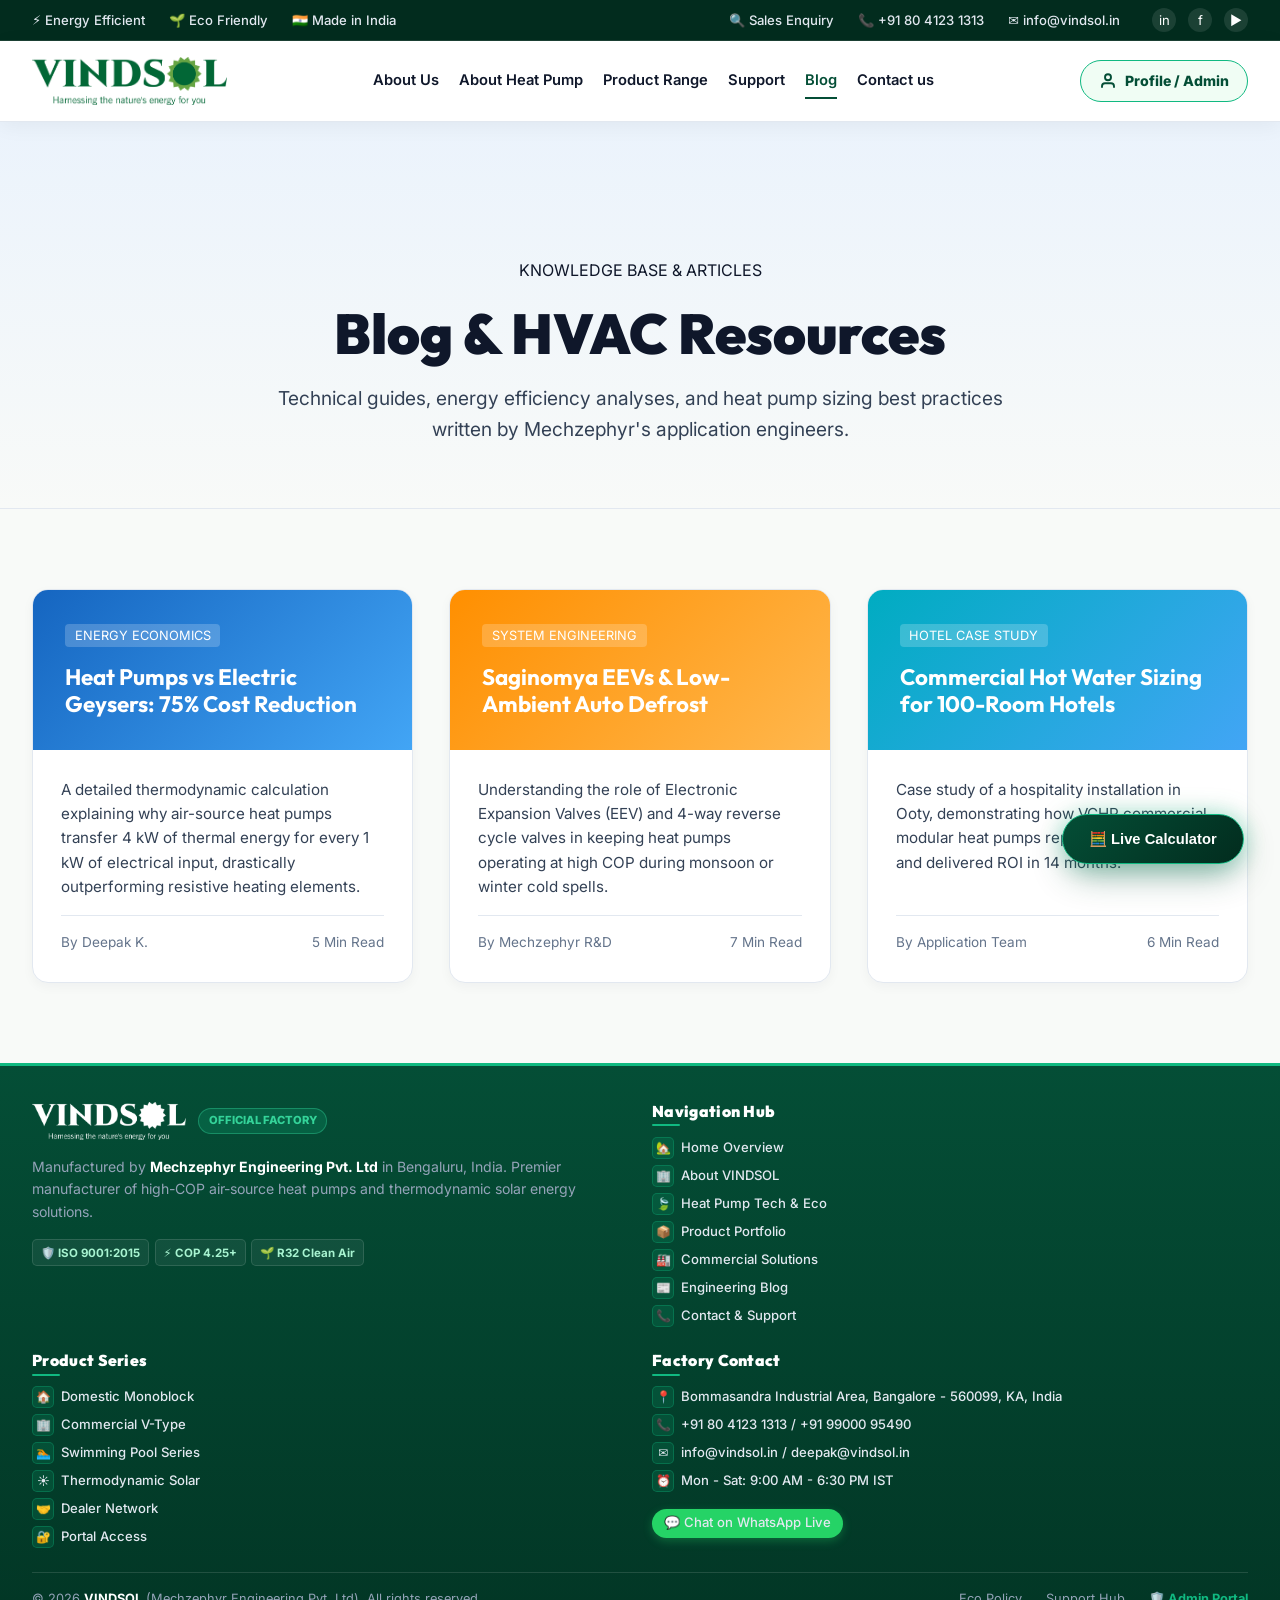
<file: blog.html>
<!DOCTYPE html>
<html lang="en">
<head>
  <meta charset="UTF-8">
  <meta name="viewport" content="width=device-width, initial-scale=1.0">
  <title>Blog & Technical Resources | VINDSOL Heat Pumps</title>
  <meta name="description" content="Technical articles, energy savings guides, thermodynamic heat pump case studies, and HVAC maintenance resources from VINDSOL Mechzephyr Engineering Bengaluru.">
  <link rel="stylesheet" href="css/style.css">
</head>
<body>

  <!-- TOP UTILITY ANNOUNCEMENT BAR -->
  <div class="top-bar">
    <div class="container top-bar-container">
      <div class="top-bar-left">
        <span class="top-bar-item">⚡ Energy Efficient</span>
        <span class="top-bar-item">🌱 Eco Friendly</span>
        <span class="top-bar-item">🇮🇳 Made in India</span>
      </div>
      <div class="top-bar-right">
        <a href="contact.html" class="top-bar-item">🔍 Sales Enquiry</a>
        <a href="tel:+918041231313" class="top-bar-item">📞 +91 80 4123 1313</a>
        <a href="mailto:info@vindsol.in" class="top-bar-item">✉️ info@vindsol.in</a>
        <div class="social-links">
          <a href="#" aria-label="LinkedIn">in</a>
          <a href="#" aria-label="Facebook">f</a>
          <a href="#" aria-label="YouTube">▶</a>
        </div>
      </div>
    </div>
  </div>

  <!-- MAIN NAVIGATION HEADER -->
  <header class="header">
    <div class="container nav-container">
      <a href="index.html" class="logo-brand" aria-label="VINDSOL Homepage">
        <img src="assets/images/vindsol-official-logo.png" alt="Vindsol Heat Pump Solutions" class="logo-img">
      </a>

      <nav aria-label="Main Navigation">
        <ul class="nav-menu">
          <li><a href="about.html" class="nav-link">About Us</a></li>
          <li><a href="sustainability.html" class="nav-link">About Heat Pump</a></li>
          <li><a href="products.html" class="nav-link">Product Range</a></li>
          <li><a href="support.html" class="nav-link">Support</a></li>
          <li><a href="blog.html" class="nav-link active">Blog</a></li>
          <li><a href="contact.html" class="nav-link">Contact us</a></li>
        </ul>
      </nav>

      <div style="display: flex; align-items: center; gap: 0.75rem;">
        <a href="profile.html" class="nav-profile-btn" aria-label="User Profile">
          <svg width="18" height="18" viewBox="0 0 24 24" fill="none" stroke="currentColor" stroke-width="2.5"><path d="M20 21v-2a4 4 0 0 0-4-4H8a4 4 0 0 0-4 4v2"/><circle cx="12" cy="7" r="4"/></svg>
          <span>Profile / Admin</span>
        </a>
      </div>
    </div>
  </header>

  <!-- HERO BANNER -->
  <section style="padding-top: calc(var(--header-height) + 3.5rem); padding-bottom: 4rem; background: linear-gradient(180deg, #EBF3FC 0%, var(--bg-body) 100%); border-bottom: 1px solid var(--border-soft);">
    <div class="container" style="text-align: center; max-width: 840px;">
      <div class="blueprint-tag" style="margin-bottom: 1rem;">KNOWLEDGE BASE & ARTICLES</div>
      <h1 style="font-size: 3.5rem; font-weight: 900; margin-bottom: 1rem;">Blog & HVAC Resources</h1>
      <p style="font-size: 1.2rem; color: var(--text-secondary);">Technical guides, energy efficiency analyses, and heat pump sizing best practices written by Mechzephyr's application engineers.</p>
    </div>
  </section>

  <!-- ARTICLES LIST -->
  <section style="padding: 5rem 0;">
    <div class="container">
      <div style="display: grid; grid-template-columns: repeat(3, 1fr); gap: 2.25rem;">

        <!-- Article 1 -->
        <article style="background: #FFFFFF; border: 1px solid var(--border-soft); border-radius: var(--radius-md); overflow: hidden; box-shadow: var(--shadow-sm); display: flex; flex-direction: column;">
          <div style="background: linear-gradient(135deg, #1565C0, #42A5F5); padding: 2rem; color: #FFFFFF;">
            <span class="mono" style="font-size: 0.8rem; background: rgba(255, 255, 255, 0.2); padding: 0.25rem 0.6rem; border-radius: 4px;">ENERGY ECONOMICS</span>
            <h2 style="font-size: 1.4rem; font-weight: 700; color: #FFFFFF; margin-top: 1rem;">Heat Pumps vs Electric Geysers: 75% Cost Reduction</h2>
          </div>
          <div style="padding: 1.75rem; display: flex; flex-direction: column; gap: 1rem; flex-grow: 1;">
            <p style="font-size: 0.95rem; color: var(--text-secondary);">A detailed thermodynamic calculation explaining why air-source heat pumps transfer 4 kW of thermal energy for every 1 kW of electrical input, drastically outperforming resistive heating elements.</p>
            <div style="margin-top: auto; padding-top: 1rem; border-top: 1px solid var(--border-soft); display: flex; justify-content: space-between; font-size: 0.85rem; color: var(--text-muted);">
              <span>By Deepak K.</span>
              <span>5 Min Read</span>
            </div>
          </div>
        </article>

        <!-- Article 2 -->
        <article style="background: #FFFFFF; border: 1px solid var(--border-soft); border-radius: var(--radius-md); overflow: hidden; box-shadow: var(--shadow-sm); display: flex; flex-direction: column;">
          <div style="background: linear-gradient(135deg, #FF8F00, #FFB74D); padding: 2rem; color: #FFFFFF;">
            <span class="mono" style="font-size: 0.8rem; background: rgba(255, 255, 255, 0.2); padding: 0.25rem 0.6rem; border-radius: 4px;">SYSTEM ENGINEERING</span>
            <h2 style="font-size: 1.4rem; font-weight: 700; color: #FFFFFF; margin-top: 1rem;">Saginomya EEVs & Low-Ambient Auto Defrost</h2>
          </div>
          <div style="padding: 1.75rem; display: flex; flex-direction: column; gap: 1rem; flex-grow: 1;">
            <p style="font-size: 0.95rem; color: var(--text-secondary);">Understanding the role of Electronic Expansion Valves (EEV) and 4-way reverse cycle valves in keeping heat pumps operating at high COP during monsoon or winter cold spells.</p>
            <div style="margin-top: auto; padding-top: 1rem; border-top: 1px solid var(--border-soft); display: flex; justify-content: space-between; font-size: 0.85rem; color: var(--text-muted);">
              <span>By Mechzephyr R&D</span>
              <span>7 Min Read</span>
            </div>
          </div>
        </article>

        <!-- Article 3 -->
        <article style="background: #FFFFFF; border: 1px solid var(--border-soft); border-radius: var(--radius-md); overflow: hidden; box-shadow: var(--shadow-sm); display: flex; flex-direction: column;">
          <div style="background: linear-gradient(135deg, #00ACC1, #42A5F5); padding: 2rem; color: #FFFFFF;">
            <span class="mono" style="font-size: 0.8rem; background: rgba(255, 255, 255, 0.2); padding: 0.25rem 0.6rem; border-radius: 4px;">HOTEL CASE STUDY</span>
            <h2 style="font-size: 1.4rem; font-weight: 700; color: #FFFFFF; margin-top: 1rem;">Commercial Hot Water Sizing for 100-Room Hotels</h2>
          </div>
          <div style="padding: 1.75rem; display: flex; flex-direction: column; gap: 1rem; flex-grow: 1;">
            <p style="font-size: 0.95rem; color: var(--text-secondary);">Case study of a hospitality installation in Ooty, demonstrating how VCHP commercial modular heat pumps replaced diesel boilers and delivered ROI in 14 months.</p>
            <div style="margin-top: auto; padding-top: 1rem; border-top: 1px solid var(--border-soft); display: flex; justify-content: space-between; font-size: 0.85rem; color: var(--text-muted);">
              <span>By Application Team</span>
              <span>6 Min Read</span>
            </div>
          </div>
        </article>

      </div>
    </div>
  </section>

  <!-- FOOTER -->
  <!-- =========================================================================
       GLOBAL 2026 CLEAN-TECH FOOTER
       ========================================================================= -->
  <footer class="footer">
    <div class="container">
      <div class="footer-grid">
        
        <!-- Column 1: Brand & Enterprise Information -->
        <div>
          <div style="display: flex; align-items: center; gap: 0.75rem; margin-bottom: 1rem;">
            <img src="assets/images/vindsol-official-logo.png" alt="VINDSOL Logo" style="height: 38px; filter: brightness(0) invert(1);">
            <span style="background: rgba(16, 185, 129, 0.2); color: #34D399; font-size: 0.7rem; font-weight: 800; padding: 0.2rem 0.6rem; border-radius: 99px; border: 1px solid rgba(52, 211, 153, 0.4); text-transform: uppercase;">
              OFFICIAL FACTORY
            </span>
          </div>
          <p style="color: #94A3B8; font-size: 0.88rem; line-height: 1.6; margin-bottom: 1rem;">
            Manufactured by <strong style="color: #FFFFFF;">Mechzephyr Engineering Pvt. Ltd</strong> in Bengaluru, India. Premier manufacturer of high-COP air-source heat pumps and thermodynamic solar energy solutions.
          </p>
          <div class="footer-trust-badges">
            <span class="footer-badge-item">🛡️ ISO 9001:2015</span>
            <span class="footer-badge-item">⚡ COP 4.25+</span>
            <span class="footer-badge-item">🌱 R32 Clean Air</span>
          </div>
        </div>

        <!-- Column 2: Navigation Hub (Icons for ALL Lines) -->
        <div>
          <h4 class="footer-col-title">Navigation Hub</h4>
          <ul class="footer-links">
            <li><a href="index.html"><span class="footer-icon-badge">🏡</span> Home Overview</a></li>
            <li><a href="about.html"><span class="footer-icon-badge">🏢</span> About VINDSOL</a></li>
            <li><a href="sustainability.html"><span class="footer-icon-badge">🍃</span> Heat Pump Tech &amp; Eco</a></li>
            <li><a href="products.html"><span class="footer-icon-badge">📦</span> Product Portfolio</a></li>
            <li><a href="applications.html"><span class="footer-icon-badge">🏭</span> Commercial Solutions</a></li>
            <li><a href="blog.html"><span class="footer-icon-badge">📰</span> Engineering Blog</a></li>
            <li><a href="contact.html"><span class="footer-icon-badge">📞</span> Contact &amp; Support</a></li>
          </ul>
        </div>

        <!-- Column 3: Heat Pump Series (Icons for ALL Lines) -->
        <div>
          <h4 class="footer-col-title">Product Series</h4>
          <ul class="footer-links">
            <li><a href="products.html#domestic"><span class="footer-icon-badge">🏠</span> Domestic Monoblock</a></li>
            <li><a href="products.html#commercial"><span class="footer-icon-badge">🏢</span> Commercial V-Type</a></li>
            <li><a href="products.html#pool"><span class="footer-icon-badge">🏊</span> Swimming Pool Series</a></li>
            <li><a href="products.html#solar"><span class="footer-icon-badge">☀️</span> Thermodynamic Solar</a></li>
            <li><a href="partner.html"><span class="footer-icon-badge">🤝</span> Dealer Network</a></li>
            <li><a href="profile.html"><span class="footer-icon-badge">🔐</span> Portal Access</a></li>
          </ul>
        </div>

        <!-- Column 4: Factory Contact & Live Help (Icons for ALL Lines) -->
        <div>
          <h4 class="footer-col-title">Factory Contact</h4>
          <ul class="footer-links">
            <li>
              <div class="footer-contact-item">
                <span class="footer-icon-badge">📍</span>
                <span>Bommasandra Industrial Area, Bangalore - 560099, KA, India</span>
              </div>
            </li>
            <li>
              <a href="tel:+918041231313">
                <span class="footer-icon-badge">📞</span>
                <span>+91 80 4123 1313 / +91 99000 95490</span>
              </a>
            </li>
            <li>
              <a href="mailto:info@vindsol.in">
                <span class="footer-icon-badge">✉️</span>
                <span>info@vindsol.in / deepak@vindsol.in</span>
              </a>
            </li>
            <li>
              <div class="footer-contact-item">
                <span class="footer-icon-badge">⏰</span>
                <span>Mon - Sat: 9:00 AM - 6:30 PM IST</span>
              </div>
            </li>
            <li style="margin-top: 0.4rem;">
              <a href="https://wa.me/919900095490" target="_blank" class="footer-wa-pill">
                💬 Chat on WhatsApp Live
              </a>
            </li>
          </ul>
        </div>

      </div>

      <!-- Footer Bottom -->
      <div class="footer-bottom">
        <div>
          &copy; 2026 <strong style="color: #FFFFFF;">VINDSOL</strong> (Mechzephyr Engineering Pvt. Ltd). All rights reserved.
        </div>
        <div style="display: flex; gap: 1.5rem; align-items: center;">
          <a href="sustainability.html" style="color: #94A3B8; text-decoration: none;">Eco Policy</a>
          <a href="support.html" style="color: #94A3B8; text-decoration: none;">Support Hub</a>
          <a href="admin.html" style="color: #10B981; font-weight: 700; text-decoration: none;">🛡️ Admin Portal</a>
        </div>
      </div>

    </div>
  </footer>

  <!-- FLOATING CALCULATOR MODAL & TRIGGER BUTTON -->
  <button class="floating-calc-trigger open-calc-modal" aria-label="Open Savings Calculator">
    🧮 Live Calculator
  </button>

  <div class="calc-modal-overlay" id="calcModalOverlay">
    <div class="calc-modal-card">
      <button class="calc-modal-close" id="closeCalcModalBtn" aria-label="Close Calculator Modal">&times;</button>
      
      <div style="margin-bottom: 1.25rem; display: flex; align-items: center; justify-content: space-between; flex-wrap: wrap; gap: 1rem; border-bottom: 2px solid #E2E8F0; padding-bottom: 0.85rem;">
        <div>
          <div class="blueprint-tag">OFFICIAL VINDSOL PROFORMA QUOTATION CALCULATOR</div>
          <h3 style="font-size: 1.6rem; font-weight: 900; color: var(--color-primary); margin-top: 0.25rem;">Instant Proforma Quotation &amp; Sizing Hub</h3>
        </div>
        <div style="text-align: right; font-size: 0.8rem; font-weight: 700; color: var(--text-muted);">
          <div>Ref: <strong style="color: var(--color-primary);" id="quoteRefNo">VIN/2026/QT-8421</strong></div>
          <div>Date: <strong id="quoteDate">05 Aug 2026</strong></div>
        </div>
      </div>

      <!-- Customer Details Header Inputs -->
      <div style="background: #F8FAF8; border: 1px solid var(--border-soft); border-radius: 10px; padding: 0.85rem 1rem; margin-bottom: 1.25rem; display: grid; grid-template-columns: repeat(3, 1fr); gap: 0.85rem;">
        <div>
          <label style="font-size: 0.75rem; font-weight: 700; color: var(--text-muted); display: block;" for="custName">Customer / Company Name</label>
          <input type="text" id="custName" class="form-input-custom" value="Royal Palms Hotel" style="padding: 0.4rem 0.6rem; font-size: 0.85rem;">
        </div>
        <div>
          <label style="font-size: 0.75rem; font-weight: 700; color: var(--text-muted); display: block;" for="custMobile">WhatsApp / Phone No</label>
          <input type="text" id="custMobile" class="form-input-custom" value="+91 98765 43210" style="padding: 0.4rem 0.6rem; font-size: 0.85rem;">
        </div>
        <div>
          <label style="font-size: 0.75rem; font-weight: 700; color: var(--text-muted); display: block;" for="custCity">Site Location / City</label>
          <input type="text" id="custCity" class="form-input-custom" value="Bengaluru, KA" style="padding: 0.4rem 0.6rem; font-size: 0.85rem;">
        </div>
      </div>

      <!-- Mode Switcher Tabs -->
      <div class="calc-nav-tabs">
        <button class="calc-nav-btn active" data-calc-tab="tab-comm-calc">
          🏢 Commercial Hot Water Quote
        </button>
        <button class="calc-nav-btn" data-calc-tab="tab-pool-calc">
          🏊 Swimming Pool &amp; Spa Quote
        </button>
        <button class="calc-nav-btn" data-calc-tab="tab-dom-calc">
          🏠 Residential Domestic Quote
        </button>
        <button class="calc-nav-btn" data-calc-tab="tab-custom-calc" style="color: #FFD700; font-weight: 900;">
          🛠️ Custom Special Product Request
        </button>
      </div>

      <!-- TAB 1: Commercial Hot Water Sizer & Quote -->
      <div class="calc-tab-pane active" id="tab-comm-calc">
        <div class="calc-grid-layout">
          
          <div class="calc-input-box">
            <h4 style="font-size: 0.95rem; font-weight: 800; color: #15803D; margin-bottom: 0.85rem;">1. Operating Thermal Parameters</h4>
            
            <div class="form-field-group">
              <label class="form-label-custom" for="commVolume">Daily Hot Water Demand (Liters / Day)</label>
              <input type="number" id="commVolume" class="form-input-custom" value="1000" step="100">
            </div>

            <div style="display: grid; grid-template-columns: 1fr 1fr; gap: 0.85rem;">
              <div class="form-field-group">
                <label class="form-label-custom" for="commT1">Cold Water In (°C)</label>
                <input type="number" id="commT1" class="form-input-custom" value="20" step="1">
              </div>
              <div class="form-field-group">
                <label class="form-label-custom" for="commT2">Target Hot Water (°C)</label>
                <input type="number" id="commT2" class="form-input-custom" value="55" step="1">
              </div>
            </div>

            <div style="display: grid; grid-template-columns: 1fr 1fr; gap: 0.85rem;">
              <div class="form-field-group">
                <label class="form-label-custom" for="commHT">Heating Window (Hrs/Day)</label>
                <input type="number" id="commHT" class="form-input-custom" value="8" step="0.5">
              </div>
              <div class="form-field-group">
                <label class="form-label-custom" for="commTariff">Tariff Rate (₹ / kWh)</label>
                <input type="number" id="commTariff" class="form-input-custom" value="8.00" step="0.25">
              </div>
            </div>
          </div>

          <div class="calc-results-box">
            <div class="calc-results-title">
              <span>Proforma Quotation Breakdown</span>
              <span>⚡ COP 4.25x</span>
            </div>

            <div class="calc-metric-grid">
              <div class="calc-metric-card">
                <span class="calc-metric-label">Required Heat Pump</span>
                <div class="calc-metric-val" id="commKWVal">5.1 kW</div>
              </div>
              <div class="calc-metric-card">
                <span class="calc-metric-label">Daily Net Load</span>
                <div class="calc-metric-val" id="commKcalVal">41 kWh/day</div>
              </div>
            </div>

            <!-- Bill of Materials (BOM) Itemized Quotation Table -->
            <table class="quote-bom-table">
              <thead>
                <tr>
                  <th>Equipment Description</th>
                  <th style="text-align: right;">Amount (₹)</th>
                </tr>
              </thead>
              <tbody id="commBomTableBody">
                <tr>
                  <td>VDHP 11000 MB Monoblock (10 kW)</td>
                  <td style="text-align: right;">₹ 98,000</td>
                </tr>
                <tr>
                  <td>Quartz Blue Glass Tank (1000L)</td>
                  <td style="text-align: right;">₹ 45,000</td>
                </tr>
                <tr>
                  <td>Safety Valve Package (VRV + TPRV)</td>
                  <td style="text-align: right;">₹ 8,500</td>
                </tr>
                <tr>
                  <td>Freight &amp; Factory Commissioning</td>
                  <td style="text-align: right;">₹ 6,500</td>
                </tr>
                <tr class="quote-total-row">
                  <td>Total Investment Excl. Tax</td>
                  <td style="text-align: right;" id="commSubtotalVal">₹ 1,58,000</td>
                </tr>
                <tr class="quote-total-row" style="background: rgba(255, 215, 0, 0.2); color: #FFFFFF;">
                  <td>Grand Total (Incl. 18% GST)</td>
                  <td style="text-align: right; font-size: 1.15rem; color: #FFD700;" id="commGrandTotalVal">₹ 1,86,440</td>
                </tr>
              </tbody>
            </table>

            <div style="margin-top: 0.85rem; font-size: 0.8rem; color: #DCFCE7; display: flex; justify-content: space-between;">
              <span>Annual Power Savings: <strong style="color: #FFD700;" id="commYearlySavingsVal">₹ 1,04,076</strong></span>
              <span>ROI Payback: <strong style="color: #86EFAC;" id="commPaybackVal">0.9 Yrs</strong></span>
            </div>

            <div style="display: grid; grid-template-columns: 1fr 1fr 1.2fr; gap: 0.5rem; margin-top: 1.25rem;">
              <button onclick="window.print()" class="btn-buy-secondary" style="background: rgba(255,255,255,0.2); color: #FFF; border: 1px solid #FFF; padding: 0.6rem; font-size: 0.8rem; justify-content: center;">
                🖨️ Print PDF
              </button>
              <a href="#" id="commWaBtn" target="_blank" class="btn-buy-primary" style="background: #25D366; color: #FFF; border: none; padding: 0.6rem; font-size: 0.8rem; justify-content: center;">
                📱 WhatsApp
              </a>
              <button onclick="submitQuoteToVindsol('Commercial Hot Water')" class="btn-buy-primary" style="background: #10B981; color: #FFF; border: none; padding: 0.6rem; font-size: 0.8rem; justify-content: center; font-weight: 900;">
                📩 Submit to VINDSOL
              </button>
            </div>

          </div>

        </div>
      </div>

      <!-- TAB 2: Swimming Pool & Spa Quote -->
      <div class="calc-tab-pane" id="tab-pool-calc">
        <div class="calc-grid-layout">
          
          <div class="calc-input-box">
            <h4 style="font-size: 0.95rem; font-weight: 800; color: #15803D; margin-bottom: 0.85rem;">Pool Dimensions &amp; Environment</h4>
            
            <div class="form-field-group">
              <label class="form-label-custom" for="poolVol">Pool Volume (m³ / Cubic Meters)</label>
              <input type="number" id="poolVol" class="form-input-custom" value="100" step="10">
            </div>

            <div style="display: grid; grid-template-columns: 1fr 1fr; gap: 0.85rem;">
              <div class="form-field-group">
                <label class="form-label-custom" for="poolType">Pool Location</label>
                <select id="poolType" class="form-select-custom">
                  <option value="outdoor" selected>Outdoor Pool</option>
                  <option value="indoor">Indoor Pool</option>
                </select>
              </div>
              <div class="form-field-group">
                <label class="form-label-custom" for="poolAmb">Ambient Temp (°C)</label>
                <input type="number" id="poolAmb" class="form-input-custom" value="20" step="1">
              </div>
            </div>

            <div style="display: grid; grid-template-columns: 1fr 1fr; gap: 0.85rem;">
              <div class="form-field-group">
                <label class="form-label-custom" for="poolT2">Target Pool Temp (°C)</label>
                <input type="number" id="poolT2" class="form-input-custom" value="28" step="1">
              </div>
              <div class="form-field-group">
                <label class="form-label-custom" for="poolT1">Fresh Water Input (°C)</label>
                <input type="number" id="poolT1" class="form-input-custom" value="15" step="1">
              </div>
            </div>
          </div>

          <div class="calc-results-box">
            <div class="calc-results-title">
              <span>Titanium Pool Quotation</span>
              <span>🏊 Titanium Exchanger</span>
            </div>

            <div class="calc-metric-grid">
              <div class="calc-metric-card">
                <span class="calc-metric-label">Heat Load Capacity</span>
                <div class="calc-metric-val" id="poolKWVal">31.5 kW</div>
              </div>
              <div class="calc-metric-card">
                <span class="calc-metric-label">Initial Warmup</span>
                <div class="calc-metric-val" id="poolFHVal">23.0 kW</div>
              </div>
            </div>

            <table class="quote-bom-table">
              <thead>
                <tr>
                  <th>Equipment Description</th>
                  <th style="text-align: right;">Amount (₹)</th>
                </tr>
              </thead>
              <tbody id="poolBomTableBody">
                <tr>
                  <td>VPHP 3500 Pool Heater (35 kW Titanium)</td>
                  <td style="text-align: right;">₹ 1,95,000</td>
                </tr>
                <tr>
                  <td>Titanium Water Heat Exchanger Circuit</td>
                  <td style="text-align: right;">Included</td>
                </tr>
                <tr>
                  <td>Freight &amp; Commissioning</td>
                  <td style="text-align: right;">₹ 8,500</td>
                </tr>
                <tr class="quote-total-row">
                  <td>Subtotal Excl. Tax</td>
                  <td style="text-align: right;" id="poolSubtotalVal">₹ 2,03,500</td>
                </tr>
                <tr class="quote-total-row" style="background: rgba(255, 215, 0, 0.2); color: #FFFFFF;">
                  <td>Grand Total (Incl. 18% GST)</td>
                  <td style="text-align: right; font-size: 1.15rem; color: #FFD700;" id="poolGrandTotalVal">₹ 2,40,130</td>
                </tr>
              </tbody>
            </table>

            <div style="display: grid; grid-template-columns: 1fr 1fr 1.2fr; gap: 0.5rem; margin-top: 1.25rem;">
              <button onclick="window.print()" class="btn-buy-secondary" style="background: rgba(255,255,255,0.2); color: #FFF; border: 1px solid #FFF; padding: 0.6rem; font-size: 0.8rem; justify-content: center;">
                🖨️ Print PDF
              </button>
              <a href="#" id="poolWaBtn" target="_blank" class="btn-buy-primary" style="background: #25D366; color: #FFF; border: none; padding: 0.6rem; font-size: 0.8rem; justify-content: center;">
                📱 WhatsApp
              </a>
              <button onclick="submitQuoteToVindsol('Swimming Pool & Spa')" class="btn-buy-primary" style="background: #10B981; color: #FFF; border: none; padding: 0.6rem; font-size: 0.8rem; justify-content: center; font-weight: 900;">
                📩 Submit to VINDSOL
              </button>
            </div>

          </div>

        </div>
      </div>

      <!-- TAB 3: Residential Domestic Quote -->
      <div class="calc-tab-pane" id="tab-dom-calc">
        <div class="calc-grid-layout">
          
          <div class="calc-input-box">
            <h4 style="font-size: 0.95rem; font-weight: 800; color: #15803D; margin-bottom: 0.85rem;">Residential Water Usage</h4>
            
            <div class="form-field-group">
              <label class="form-label-custom" for="calcPeople">Family Size / Occupants</label>
              <input type="number" id="calcPeople" class="form-input-custom" value="4" min="1" max="50">
            </div>

            <div class="form-field-group">
              <label class="form-label-custom" for="calcLitres">Daily Hot Water Demand (Liters)</label>
              <input type="number" id="calcLitres" class="form-input-custom" value="200" step="50">
            </div>

            <div style="display: grid; grid-template-columns: 1fr 1fr; gap: 0.85rem;">
              <div class="form-field-group">
                <label class="form-label-custom" for="calcHeaterType">Existing System</label>
                <select id="calcHeaterType" class="form-select-custom">
                  <option value="geyser" selected>Electric Geyser (0.9)</option>
                  <option value="boiler">Diesel Boiler (0.7)</option>
                  <option value="solar">Solar Backup (1.5)</option>
                </select>
              </div>
              <div class="form-field-group">
                <label class="form-label-custom" for="calcTariff">Tariff (₹/kWh)</label>
                <input type="number" id="calcTariff" class="form-input-custom" value="8.00" step="0.25">
              </div>
            </div>
          </div>

          <div class="calc-results-box">
            <div class="calc-results-title">
              <span>Domestic Monoblock Quote</span>
              <span>🏠 Residential</span>
            </div>

            <div class="calc-metric-grid">
              <div class="calc-metric-card">
                <span class="calc-metric-label">Monthly Savings</span>
                <div class="calc-metric-val" id="monthlySavingsVal" style="color: #86EFAC;">₹ 1,922</div>
              </div>
              <div class="calc-metric-card">
                <span class="calc-metric-label">Est. Payback</span>
                <div class="calc-metric-val" id="paybackPeriodVal">2.8 Years</div>
              </div>
            </div>

            <table class="quote-bom-table">
              <thead>
                <tr>
                  <th>Equipment Description</th>
                  <th style="text-align: right;">Amount (₹)</th>
                </tr>
              </thead>
              <tbody id="domBomTableBody">
                <tr>
                  <td>VDHP 4500 MB All-in-One (200L)</td>
                  <td style="text-align: right;">₹ 65,000</td>
                </tr>
                <tr>
                  <td>Standard Installation &amp; Piping Kit</td>
                  <td style="text-align: right;">₹ 4,500</td>
                </tr>
                <tr class="quote-total-row">
                  <td>Subtotal Excl. Tax</td>
                  <td style="text-align: right;" id="domSubtotalVal">₹ 69,500</td>
                </tr>
                <tr class="quote-total-row" style="background: rgba(255, 215, 0, 0.2); color: #FFFFFF;">
                  <td>Grand Total (Incl. 18% GST)</td>
                  <td style="text-align: right; font-size: 1.15rem; color: #FFD700;" id="domGrandTotalVal">₹ 82,010</td>
                </tr>
              </tbody>
            </table>

            <div style="display: grid; grid-template-columns: 1fr 1fr 1.2fr; gap: 0.5rem; margin-top: 1.25rem;">
              <button onclick="window.print()" class="btn-buy-secondary" style="background: rgba(255,255,255,0.2); color: #FFF; border: 1px solid #FFF; padding: 0.6rem; font-size: 0.8rem; justify-content: center;">
                🖨️ Print PDF
              </button>
              <a href="#" id="domWaBtn" target="_blank" class="btn-buy-primary" style="background: #25D366; color: #FFF; border: none; padding: 0.6rem; font-size: 0.8rem; justify-content: center;">
                📱 WhatsApp
              </a>
              <button onclick="submitQuoteToVindsol('Residential Domestic')" class="btn-buy-primary" style="background: #10B981; color: #FFF; border: none; padding: 0.6rem; font-size: 0.8rem; justify-content: center; font-weight: 900;">
                📩 Submit to VINDSOL
              </button>
            </div>

          </div>

        </div>
      </div>

      <!-- TAB 4: Custom Special Products Engineering Request -->
      <div class="calc-tab-pane" id="tab-custom-calc">
        <div style="background: #022C1E; color: #FFF; border-radius: 16px; padding: 2rem;">
          <div style="text-align: center; margin-bottom: 1.5rem;">
            <span style="background: #10B981; color: #022C1E; font-size: 0.75rem; font-weight: 900; padding: 0.25rem 0.75rem; border-radius: 99px; text-transform: uppercase;">
              🛠️ Custom Special Engineering Request
            </span>
            <h3 style="font-size: 1.5rem; font-weight: 900; color: #FFF; margin-top: 0.5rem;">Need a Modified or Special Heat Pump Product?</h3>
            <p style="font-size: 0.9rem; color: #A7F3D0;">Enter your custom site specifications below. Our Factory Engineering Team will design and prepare a custom quotation.</p>
          </div>

          <form onsubmit="submitCustomSpecialRequest(event)" style="display: grid; grid-template-columns: 1fr 1fr; gap: 1rem;">
            <div class="form-field-group">
              <label class="form-label-custom" style="color: #E2E8F0;">Custom Requirement Name / Application</label>
              <input type="text" id="customAppName" required class="form-input-custom" placeholder="e.g. Dairy Pasteurization 85°C System / Resort Olympic Pool">
            </div>

            <div class="form-field-group">
              <label class="form-label-custom" style="color: #E2E8F0;">Target Heating Capacity (kW or Liters/Day)</label>
              <input type="text" id="customCapacity" required class="form-input-custom" placeholder="e.g. 150 kW or 15,000 Liters/Day">
            </div>

            <div class="form-field-group">
              <label class="form-label-custom" style="color: #E2E8F0;">Target Water Temperature (°C)</label>
              <input type="text" id="customTemp" required class="form-input-custom" placeholder="e.g. 75°C to 85°C">
            </div>

            <div class="form-field-group">
              <label class="form-label-custom" style="color: #E2E8F0;">Special Material / Fluid Requirements</label>
              <select id="customFluid" class="form-select-custom">
                <option value="Titanium PVC Shell">100% Pure Titanium PVC Shell (Pool/Saltwater)</option>
                <option value="Quartz Glass Lined Tank">Quartz Glass Enamel Internal Tank (Hard Water)</option>
                <option value="SS316L Stainless Steel">SS316L Stainless Steel Heat Exchanger (Dairy/Food)</option>
                <option value="High Temp EVI R134a">High Temp EVI R134a Dual Compressor Circuit</option>
              </select>
            </div>

            <div class="form-field-group" style="grid-column: span 2;">
              <label class="form-label-custom" style="color: #E2E8F0;">Detailed Site Notes &amp; Engineering Constraints</label>
              <textarea id="customNotes" class="form-input-custom" rows="3" placeholder="Describe roof space, electrical phase (Single 230V / 3-Phase 415V), plumbing diameter, or existing boiler backup details..."></textarea>
            </div>

            <div style="grid-column: span 2; margin-top: 0.5rem;">
              <button type="submit" class="btn-amazon-primary" style="width: 100%; padding: 0.85rem; font-size: 1rem; justify-content: center; background: linear-gradient(135deg, #10B981 0%, #047857 100%);">
                📩 Submit Custom Product Specification to VINDSOL Factory →
              </button>
            </div>
          </form>
        </div>
      </div>

    </div>
  </div>

  <script src="js/main.js"></script>
</body>
</html>
</file>
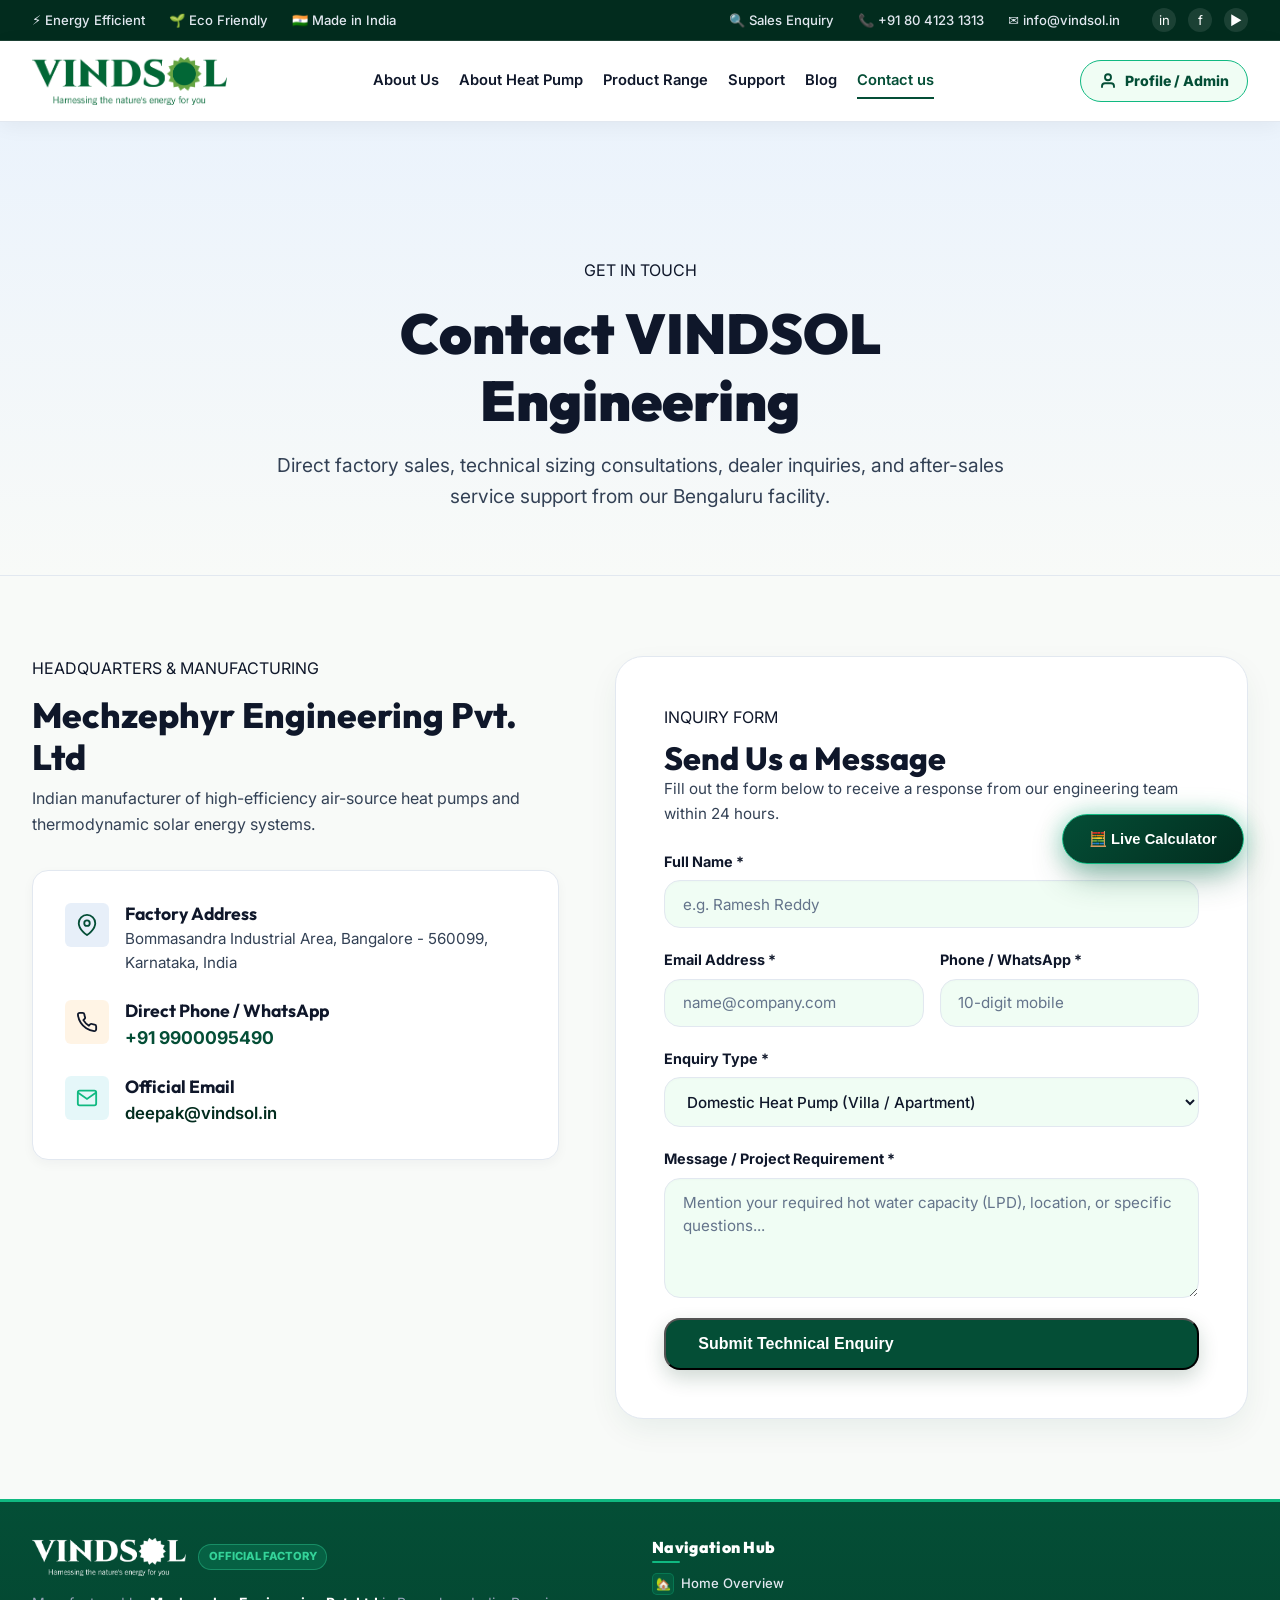
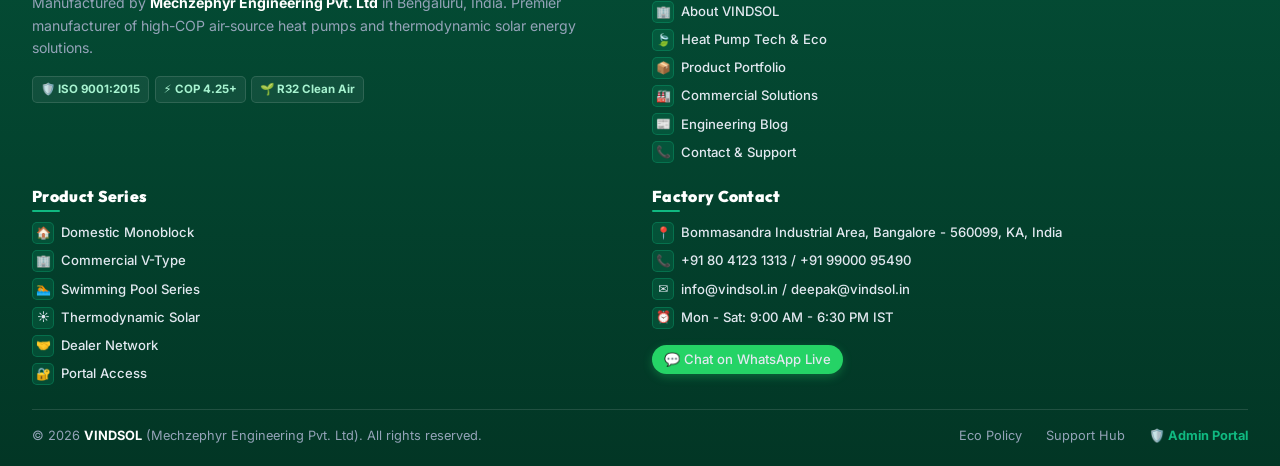
<file: contact.html>
<!DOCTYPE html>
<html lang="en">
<head>
  <meta charset="UTF-8">
  <meta name="viewport" content="width=device-width, initial-scale=1.0">
  <title>Contact us & Factory Location | VINDSOL Bengaluru</title>
  <meta name="description" content="Contact Mechzephyr Engineering Pvt. Ltd, Bengaluru. Phone +91 9900095490, Email deepak@vindsol.in. Factory located in Bommasandra Industrial Area, Bangalore - 560099, Karnataka, India.">
  <link rel="stylesheet" href="css/style.css">
</head>
<body>

  <!-- TOP UTILITY ANNOUNCEMENT BAR -->
  <div class="top-bar">
    <div class="container top-bar-container">
      <div class="top-bar-left">
        <span class="top-bar-item">⚡ Energy Efficient</span>
        <span class="top-bar-item">🌱 Eco Friendly</span>
        <span class="top-bar-item">🇮🇳 Made in India</span>
      </div>
      <div class="top-bar-right">
        <a href="contact.html" class="top-bar-item">🔍 Sales Enquiry</a>
        <a href="tel:+918041231313" class="top-bar-item">📞 +91 80 4123 1313</a>
        <a href="mailto:info@vindsol.in" class="top-bar-item">✉️ info@vindsol.in</a>
        <div class="social-links">
          <a href="#" aria-label="LinkedIn">in</a>
          <a href="#" aria-label="Facebook">f</a>
          <a href="#" aria-label="YouTube">▶</a>
        </div>
      </div>
    </div>
  </div>

  <!-- MAIN NAVIGATION HEADER -->
  <header class="header">
    <div class="container nav-container">
      <a href="index.html" class="logo-brand" aria-label="VINDSOL Homepage">
        <img src="assets/images/vindsol-official-logo.png" alt="Vindsol Heat Pump Solutions" class="logo-img">
      </a>

      <nav aria-label="Main Navigation">
        <ul class="nav-menu">
          <li><a href="about.html" class="nav-link">About Us</a></li>
          <li><a href="sustainability.html" class="nav-link">About Heat Pump</a></li>
          <li><a href="products.html" class="nav-link">Product Range</a></li>
          <li><a href="support.html" class="nav-link">Support</a></li>
          <li><a href="blog.html" class="nav-link">Blog</a></li>
          <li><a href="contact.html" class="nav-link active">Contact us</a></li>
        </ul>
      </nav>

      <div style="display: flex; align-items: center; gap: 0.75rem;">
        <a href="profile.html" class="nav-profile-btn" aria-label="User Profile">
          <svg width="18" height="18" viewBox="0 0 24 24" fill="none" stroke="currentColor" stroke-width="2.5"><path d="M20 21v-2a4 4 0 0 0-4-4H8a4 4 0 0 0-4 4v2"/><circle cx="12" cy="7" r="4"/></svg>
          <span>Profile / Admin</span>
        </a>
      </div>
    </div>
  </header>

  <!-- HERO BANNER -->
  <section style="padding-top: calc(var(--header-height) + 3.5rem); padding-bottom: 4rem; background: linear-gradient(180deg, #EBF3FC 0%, var(--bg-body) 100%); border-bottom: 1px solid var(--border-soft);">
    <div class="container" style="text-align: center; max-width: 840px;">
      <div class="blueprint-tag" style="margin-bottom: 1rem;">GET IN TOUCH</div>
      <h1 style="font-size: 3.5rem; font-weight: 900; margin-bottom: 1rem;">Contact VINDSOL Engineering</h1>
      <p style="font-size: 1.2rem; color: var(--text-secondary);">Direct factory sales, technical sizing consultations, dealer inquiries, and after-sales service support from our Bengaluru facility.</p>
    </div>
  </section>

  <!-- CONTACT GRID & FORM -->
  <section style="padding: 5rem 0;">
    <div class="container">
      <div style="display: grid; grid-template-columns: 1fr 1.2fr; gap: 3.5rem; align-items: flex-start;">

        <!-- Factory & Contact Details -->
        <div style="display: flex; flex-direction: column; gap: 2rem;">
          <div>
            <div class="blueprint-tag tag-orange" style="margin-bottom: 0.75rem;">HEADQUARTERS & MANUFACTURING</div>
            <h2 style="font-size: 2.2rem; font-weight: 800;">Mechzephyr Engineering Pvt. Ltd</h2>
            <p style="color: var(--text-secondary); margin-top: 0.5rem;">Indian manufacturer of high-efficiency air-source heat pumps and thermodynamic solar energy systems.</p>
          </div>

          <div style="background: #FFFFFF; border: 1px solid var(--border-soft); border-radius: var(--radius-md); padding: 2rem; box-shadow: var(--shadow-sm); display: flex; flex-direction: column; gap: 1.5rem;">
            <div style="display: flex; align-items: flex-start; gap: 1rem;">
              <div style="width: 44px; height: 44px; border-radius: 6px; background: rgba(21, 101, 192, 0.1); display: flex; align-items: center; justify-content: center; color: var(--color-primary); flex-shrink: 0;">
                <svg width="22" height="22" viewBox="0 0 24 24" fill="none" stroke="currentColor" stroke-width="2"><path d="M21 10c0 7-9 13-9 13s-9-6-9-13a9 9 0 0 1 18 0z"/><circle cx="12" cy="10" r="3"/></svg>
              </div>
              <div>
                <h4 style="font-size: 1.1rem; font-weight: 700; margin-bottom: 0.2rem;">Factory Address</h4>
                <p style="font-size: 0.95rem; color: var(--text-secondary);">Bommasandra Industrial Area, Bangalore - 560099, Karnataka, India</p>
              </div>
            </div>

            <div style="display: flex; align-items: flex-start; gap: 1rem;">
              <div style="width: 44px; height: 44px; border-radius: 6px; background: rgba(255, 143, 0, 0.1); display: flex; align-items: center; justify-content: center; color: var(--color-secondary-dark); flex-shrink: 0;">
                <svg width="22" height="22" viewBox="0 0 24 24" fill="none" stroke="currentColor" stroke-width="2"><path d="M22 16.92v3a2 2 0 0 1-2.18 2 19.79 19.79 0 0 1-8.63-3.07 19.5 19.5 0 0 1-6-6 19.79 19.79 0 0 1-3.07-8.67A2 2 0 0 1 4.11 2h3a2 2 0 0 1 2 1.72 12.84 12.84 0 0 0 .7 2.81 2 2 0 0 1-.45 2.11L8.09 9.91a16 16 0 0 0 6 6l1.27-1.27a2 2 0 0 1 2.11-.45 12.84 12.84 0 0 0 2.81.7A2 2 0 0 1 22 16.92z"/></svg>
              </div>
              <div>
                <h4 style="font-size: 1.1rem; font-weight: 700; margin-bottom: 0.2rem;">Direct Phone / WhatsApp</h4>
                <a href="tel:+919900095490" style="font-size: 1.1rem; font-weight: 700; color: var(--color-primary);">+91 9900095490</a>
              </div>
            </div>

            <div style="display: flex; align-items: flex-start; gap: 1rem;">
              <div style="width: 44px; height: 44px; border-radius: 6px; background: rgba(0, 172, 193, 0.1); display: flex; align-items: center; justify-content: center; color: var(--color-accent); flex-shrink: 0;">
                <svg width="22" height="22" viewBox="0 0 24 24" fill="none" stroke="currentColor" stroke-width="2"><path d="M4 4h16c1.1 0 2 .9 2 2v12c0 1.1-.9 2-2 2H4c-1.1 0-2-.9-2-2V6c0-1.1.9-2 2-2z"/><polyline points="22,6 12,13 2,6"/></svg>
              </div>
              <div>
                <h4 style="font-size: 1.1rem; font-weight: 700; margin-bottom: 0.2rem;">Official Email</h4>
                <a href="mailto:deepak@vindsol.in" style="font-size: 1.05rem; font-weight: 600; color: var(--color-primary-dark);">deepak@vindsol.in</a>
              </div>
            </div>
          </div>
        </div>

        <!-- Interactive Inquiry Form -->
        <div style="background: #FFFFFF; border: 1px solid var(--border-soft); border-radius: var(--radius-lg); padding: 3rem; box-shadow: var(--shadow-md);" id="quote">
          <div style="margin-bottom: 1.5rem;">
            <div class="blueprint-tag">INQUIRY FORM</div>
            <h3 style="font-size: 2rem; font-weight: 800; margin-top: 0.5rem;">Send Us a Message</h3>
            <p style="color: var(--text-secondary); font-size: 0.95rem;">Fill out the form below to receive a response from our engineering team within 24 hours.</p>
          </div>

          <form id="contactForm" style="display: flex; flex-direction: column; gap: 1.25rem;">
            <div class="form-group">
              <label class="form-label" for="contactName">Full Name *</label>
              <input type="text" id="contactName" name="name" class="form-input" placeholder="e.g. Ramesh Reddy" required>
            </div>

            <div style="display: grid; grid-template-columns: 1fr 1fr; gap: 1rem;">
              <div class="form-group">
                <label class="form-label" for="contactEmail">Email Address *</label>
                <input type="email" id="contactEmail" name="email" class="form-input" placeholder="name@company.com" required>
              </div>
              <div class="form-group">
                <label class="form-label" for="contactPhone">Phone / WhatsApp *</label>
                <input type="tel" id="contactPhone" name="phone" class="form-input" placeholder="10-digit mobile" required>
              </div>
            </div>

            <div class="form-group">
              <label class="form-label" for="contactEnquiryType">Enquiry Type *</label>
              <select id="contactEnquiryType" name="enquiryType" class="form-select" required>
                <option value="domestic">Domestic Heat Pump (Villa / Apartment)</option>
                <option value="commercial">Commercial V-Type (Hotel / Hospital)</option>
                <option value="pool">Swimming Pool & Spa Heat Pump</option>
                <option value="partner">Dealer / Installer Partnership</option>
                <option value="service">After-Sales Support / Service SLA</option>
              </select>
            </div>

            <div class="form-group">
              <label class="form-label" for="contactMessage">Message / Project Requirement *</label>
              <textarea id="contactMessage" name="message" class="form-textarea" rows="4" placeholder="Mention your required hot water capacity (LPD), location, or specific questions..." required></textarea>
            </div>

            <button type="submit" class="btn btn-primary" style="width: 100%;">Submit Technical Enquiry</button>
          </form>

          <div id="contactSuccessMsg" style="display: none; text-align: center; padding: 2.5rem 0;">
            <div style="width: 56px; height: 56px; background: rgba(67, 160, 71, 0.1); border-radius: 50%; color: var(--color-success); display: flex; align-items: center; justify-content: center; margin: 0 auto 1rem auto;">
              <svg width="30" height="30" viewBox="0 0 24 24" fill="none" stroke="currentColor" stroke-width="2.5"><polyline points="20 6 9 17 4 12"/></svg>
            </div>
            <h4 style="font-size: 1.5rem; font-weight: 700; color: var(--text-primary);">Enquiry Sent Successfully!</h4>
            <p style="color: var(--text-secondary); margin-top: 0.5rem; font-size: 0.95rem;">Thank you! Mechzephyr Engineering's Bengaluru technical support team will contact you shortly.</p>
          </div>
        </div>

      </div>
    </div>
  </section>

  <!-- FOOTER -->
  <!-- =========================================================================
       GLOBAL 2026 CLEAN-TECH FOOTER
       ========================================================================= -->
  <footer class="footer">
    <div class="container">
      <div class="footer-grid">
        
        <!-- Column 1: Brand & Enterprise Information -->
        <div>
          <div style="display: flex; align-items: center; gap: 0.75rem; margin-bottom: 1rem;">
            <img src="assets/images/vindsol-official-logo.png" alt="VINDSOL Logo" style="height: 38px; filter: brightness(0) invert(1);">
            <span style="background: rgba(16, 185, 129, 0.2); color: #34D399; font-size: 0.7rem; font-weight: 800; padding: 0.2rem 0.6rem; border-radius: 99px; border: 1px solid rgba(52, 211, 153, 0.4); text-transform: uppercase;">
              OFFICIAL FACTORY
            </span>
          </div>
          <p style="color: #94A3B8; font-size: 0.88rem; line-height: 1.6; margin-bottom: 1rem;">
            Manufactured by <strong style="color: #FFFFFF;">Mechzephyr Engineering Pvt. Ltd</strong> in Bengaluru, India. Premier manufacturer of high-COP air-source heat pumps and thermodynamic solar energy solutions.
          </p>
          <div class="footer-trust-badges">
            <span class="footer-badge-item">🛡️ ISO 9001:2015</span>
            <span class="footer-badge-item">⚡ COP 4.25+</span>
            <span class="footer-badge-item">🌱 R32 Clean Air</span>
          </div>
        </div>

        <!-- Column 2: Navigation Hub (Icons for ALL Lines) -->
        <div>
          <h4 class="footer-col-title">Navigation Hub</h4>
          <ul class="footer-links">
            <li><a href="index.html"><span class="footer-icon-badge">🏡</span> Home Overview</a></li>
            <li><a href="about.html"><span class="footer-icon-badge">🏢</span> About VINDSOL</a></li>
            <li><a href="sustainability.html"><span class="footer-icon-badge">🍃</span> Heat Pump Tech &amp; Eco</a></li>
            <li><a href="products.html"><span class="footer-icon-badge">📦</span> Product Portfolio</a></li>
            <li><a href="applications.html"><span class="footer-icon-badge">🏭</span> Commercial Solutions</a></li>
            <li><a href="blog.html"><span class="footer-icon-badge">📰</span> Engineering Blog</a></li>
            <li><a href="contact.html"><span class="footer-icon-badge">📞</span> Contact &amp; Support</a></li>
          </ul>
        </div>

        <!-- Column 3: Heat Pump Series (Icons for ALL Lines) -->
        <div>
          <h4 class="footer-col-title">Product Series</h4>
          <ul class="footer-links">
            <li><a href="products.html#domestic"><span class="footer-icon-badge">🏠</span> Domestic Monoblock</a></li>
            <li><a href="products.html#commercial"><span class="footer-icon-badge">🏢</span> Commercial V-Type</a></li>
            <li><a href="products.html#pool"><span class="footer-icon-badge">🏊</span> Swimming Pool Series</a></li>
            <li><a href="products.html#solar"><span class="footer-icon-badge">☀️</span> Thermodynamic Solar</a></li>
            <li><a href="partner.html"><span class="footer-icon-badge">🤝</span> Dealer Network</a></li>
            <li><a href="profile.html"><span class="footer-icon-badge">🔐</span> Portal Access</a></li>
          </ul>
        </div>

        <!-- Column 4: Factory Contact & Live Help (Icons for ALL Lines) -->
        <div>
          <h4 class="footer-col-title">Factory Contact</h4>
          <ul class="footer-links">
            <li>
              <div class="footer-contact-item">
                <span class="footer-icon-badge">📍</span>
                <span>Bommasandra Industrial Area, Bangalore - 560099, KA, India</span>
              </div>
            </li>
            <li>
              <a href="tel:+918041231313">
                <span class="footer-icon-badge">📞</span>
                <span>+91 80 4123 1313 / +91 99000 95490</span>
              </a>
            </li>
            <li>
              <a href="mailto:info@vindsol.in">
                <span class="footer-icon-badge">✉️</span>
                <span>info@vindsol.in / deepak@vindsol.in</span>
              </a>
            </li>
            <li>
              <div class="footer-contact-item">
                <span class="footer-icon-badge">⏰</span>
                <span>Mon - Sat: 9:00 AM - 6:30 PM IST</span>
              </div>
            </li>
            <li style="margin-top: 0.4rem;">
              <a href="https://wa.me/919900095490" target="_blank" class="footer-wa-pill">
                💬 Chat on WhatsApp Live
              </a>
            </li>
          </ul>
        </div>

      </div>

      <!-- Footer Bottom -->
      <div class="footer-bottom">
        <div>
          &copy; 2026 <strong style="color: #FFFFFF;">VINDSOL</strong> (Mechzephyr Engineering Pvt. Ltd). All rights reserved.
        </div>
        <div style="display: flex; gap: 1.5rem; align-items: center;">
          <a href="sustainability.html" style="color: #94A3B8; text-decoration: none;">Eco Policy</a>
          <a href="support.html" style="color: #94A3B8; text-decoration: none;">Support Hub</a>
          <a href="admin.html" style="color: #10B981; font-weight: 700; text-decoration: none;">🛡️ Admin Portal</a>
        </div>
      </div>

    </div>
  </footer>

  <!-- FLOATING CALCULATOR MODAL & TRIGGER BUTTON -->
  <button class="floating-calc-trigger open-calc-modal" aria-label="Open Savings Calculator">
    🧮 Live Calculator
  </button>

  <div class="calc-modal-overlay" id="calcModalOverlay">
    <div class="calc-modal-card">
      <button class="calc-modal-close" id="closeCalcModalBtn" aria-label="Close Calculator Modal">&times;</button>
      
      <div style="margin-bottom: 1.25rem; display: flex; align-items: center; justify-content: space-between; flex-wrap: wrap; gap: 1rem; border-bottom: 2px solid #E2E8F0; padding-bottom: 0.85rem;">
        <div>
          <div class="blueprint-tag">OFFICIAL VINDSOL PROFORMA QUOTATION CALCULATOR</div>
          <h3 style="font-size: 1.6rem; font-weight: 900; color: var(--color-primary); margin-top: 0.25rem;">Instant Proforma Quotation &amp; Sizing Hub</h3>
        </div>
        <div style="text-align: right; font-size: 0.8rem; font-weight: 700; color: var(--text-muted);">
          <div>Ref: <strong style="color: var(--color-primary);" id="quoteRefNo">VIN/2026/QT-8421</strong></div>
          <div>Date: <strong id="quoteDate">05 Aug 2026</strong></div>
        </div>
      </div>

      <!-- Customer Details Header Inputs -->
      <div style="background: #F8FAF8; border: 1px solid var(--border-soft); border-radius: 10px; padding: 0.85rem 1rem; margin-bottom: 1.25rem; display: grid; grid-template-columns: repeat(3, 1fr); gap: 0.85rem;">
        <div>
          <label style="font-size: 0.75rem; font-weight: 700; color: var(--text-muted); display: block;" for="custName">Customer / Company Name</label>
          <input type="text" id="custName" class="form-input-custom" value="Royal Palms Hotel" style="padding: 0.4rem 0.6rem; font-size: 0.85rem;">
        </div>
        <div>
          <label style="font-size: 0.75rem; font-weight: 700; color: var(--text-muted); display: block;" for="custMobile">WhatsApp / Phone No</label>
          <input type="text" id="custMobile" class="form-input-custom" value="+91 98765 43210" style="padding: 0.4rem 0.6rem; font-size: 0.85rem;">
        </div>
        <div>
          <label style="font-size: 0.75rem; font-weight: 700; color: var(--text-muted); display: block;" for="custCity">Site Location / City</label>
          <input type="text" id="custCity" class="form-input-custom" value="Bengaluru, KA" style="padding: 0.4rem 0.6rem; font-size: 0.85rem;">
        </div>
      </div>

      <!-- Mode Switcher Tabs -->
      <div class="calc-nav-tabs">
        <button class="calc-nav-btn active" data-calc-tab="tab-comm-calc">
          🏢 Commercial Hot Water Quote
        </button>
        <button class="calc-nav-btn" data-calc-tab="tab-pool-calc">
          🏊 Swimming Pool &amp; Spa Quote
        </button>
        <button class="calc-nav-btn" data-calc-tab="tab-dom-calc">
          🏠 Residential Domestic Quote
        </button>
        <button class="calc-nav-btn" data-calc-tab="tab-custom-calc" style="color: #FFD700; font-weight: 900;">
          🛠️ Custom Special Product Request
        </button>
      </div>

      <!-- TAB 1: Commercial Hot Water Sizer & Quote -->
      <div class="calc-tab-pane active" id="tab-comm-calc">
        <div class="calc-grid-layout">
          
          <div class="calc-input-box">
            <h4 style="font-size: 0.95rem; font-weight: 800; color: #15803D; margin-bottom: 0.85rem;">1. Operating Thermal Parameters</h4>
            
            <div class="form-field-group">
              <label class="form-label-custom" for="commVolume">Daily Hot Water Demand (Liters / Day)</label>
              <input type="number" id="commVolume" class="form-input-custom" value="1000" step="100">
            </div>

            <div style="display: grid; grid-template-columns: 1fr 1fr; gap: 0.85rem;">
              <div class="form-field-group">
                <label class="form-label-custom" for="commT1">Cold Water In (°C)</label>
                <input type="number" id="commT1" class="form-input-custom" value="20" step="1">
              </div>
              <div class="form-field-group">
                <label class="form-label-custom" for="commT2">Target Hot Water (°C)</label>
                <input type="number" id="commT2" class="form-input-custom" value="55" step="1">
              </div>
            </div>

            <div style="display: grid; grid-template-columns: 1fr 1fr; gap: 0.85rem;">
              <div class="form-field-group">
                <label class="form-label-custom" for="commHT">Heating Window (Hrs/Day)</label>
                <input type="number" id="commHT" class="form-input-custom" value="8" step="0.5">
              </div>
              <div class="form-field-group">
                <label class="form-label-custom" for="commTariff">Tariff Rate (₹ / kWh)</label>
                <input type="number" id="commTariff" class="form-input-custom" value="8.00" step="0.25">
              </div>
            </div>
          </div>

          <div class="calc-results-box">
            <div class="calc-results-title">
              <span>Proforma Quotation Breakdown</span>
              <span>⚡ COP 4.25x</span>
            </div>

            <div class="calc-metric-grid">
              <div class="calc-metric-card">
                <span class="calc-metric-label">Required Heat Pump</span>
                <div class="calc-metric-val" id="commKWVal">5.1 kW</div>
              </div>
              <div class="calc-metric-card">
                <span class="calc-metric-label">Daily Net Load</span>
                <div class="calc-metric-val" id="commKcalVal">41 kWh/day</div>
              </div>
            </div>

            <!-- Bill of Materials (BOM) Itemized Quotation Table -->
            <table class="quote-bom-table">
              <thead>
                <tr>
                  <th>Equipment Description</th>
                  <th style="text-align: right;">Amount (₹)</th>
                </tr>
              </thead>
              <tbody id="commBomTableBody">
                <tr>
                  <td>VDHP 11000 MB Monoblock (10 kW)</td>
                  <td style="text-align: right;">₹ 98,000</td>
                </tr>
                <tr>
                  <td>Quartz Blue Glass Tank (1000L)</td>
                  <td style="text-align: right;">₹ 45,000</td>
                </tr>
                <tr>
                  <td>Safety Valve Package (VRV + TPRV)</td>
                  <td style="text-align: right;">₹ 8,500</td>
                </tr>
                <tr>
                  <td>Freight &amp; Factory Commissioning</td>
                  <td style="text-align: right;">₹ 6,500</td>
                </tr>
                <tr class="quote-total-row">
                  <td>Total Investment Excl. Tax</td>
                  <td style="text-align: right;" id="commSubtotalVal">₹ 1,58,000</td>
                </tr>
                <tr class="quote-total-row" style="background: rgba(255, 215, 0, 0.2); color: #FFFFFF;">
                  <td>Grand Total (Incl. 18% GST)</td>
                  <td style="text-align: right; font-size: 1.15rem; color: #FFD700;" id="commGrandTotalVal">₹ 1,86,440</td>
                </tr>
              </tbody>
            </table>

            <div style="margin-top: 0.85rem; font-size: 0.8rem; color: #DCFCE7; display: flex; justify-content: space-between;">
              <span>Annual Power Savings: <strong style="color: #FFD700;" id="commYearlySavingsVal">₹ 1,04,076</strong></span>
              <span>ROI Payback: <strong style="color: #86EFAC;" id="commPaybackVal">0.9 Yrs</strong></span>
            </div>

            <div style="display: grid; grid-template-columns: 1fr 1fr 1.2fr; gap: 0.5rem; margin-top: 1.25rem;">
              <button onclick="window.print()" class="btn-buy-secondary" style="background: rgba(255,255,255,0.2); color: #FFF; border: 1px solid #FFF; padding: 0.6rem; font-size: 0.8rem; justify-content: center;">
                🖨️ Print PDF
              </button>
              <a href="#" id="commWaBtn" target="_blank" class="btn-buy-primary" style="background: #25D366; color: #FFF; border: none; padding: 0.6rem; font-size: 0.8rem; justify-content: center;">
                📱 WhatsApp
              </a>
              <button onclick="submitQuoteToVindsol('Commercial Hot Water')" class="btn-buy-primary" style="background: #10B981; color: #FFF; border: none; padding: 0.6rem; font-size: 0.8rem; justify-content: center; font-weight: 900;">
                📩 Submit to VINDSOL
              </button>
            </div>

          </div>

        </div>
      </div>

      <!-- TAB 2: Swimming Pool & Spa Quote -->
      <div class="calc-tab-pane" id="tab-pool-calc">
        <div class="calc-grid-layout">
          
          <div class="calc-input-box">
            <h4 style="font-size: 0.95rem; font-weight: 800; color: #15803D; margin-bottom: 0.85rem;">Pool Dimensions &amp; Environment</h4>
            
            <div class="form-field-group">
              <label class="form-label-custom" for="poolVol">Pool Volume (m³ / Cubic Meters)</label>
              <input type="number" id="poolVol" class="form-input-custom" value="100" step="10">
            </div>

            <div style="display: grid; grid-template-columns: 1fr 1fr; gap: 0.85rem;">
              <div class="form-field-group">
                <label class="form-label-custom" for="poolType">Pool Location</label>
                <select id="poolType" class="form-select-custom">
                  <option value="outdoor" selected>Outdoor Pool</option>
                  <option value="indoor">Indoor Pool</option>
                </select>
              </div>
              <div class="form-field-group">
                <label class="form-label-custom" for="poolAmb">Ambient Temp (°C)</label>
                <input type="number" id="poolAmb" class="form-input-custom" value="20" step="1">
              </div>
            </div>

            <div style="display: grid; grid-template-columns: 1fr 1fr; gap: 0.85rem;">
              <div class="form-field-group">
                <label class="form-label-custom" for="poolT2">Target Pool Temp (°C)</label>
                <input type="number" id="poolT2" class="form-input-custom" value="28" step="1">
              </div>
              <div class="form-field-group">
                <label class="form-label-custom" for="poolT1">Fresh Water Input (°C)</label>
                <input type="number" id="poolT1" class="form-input-custom" value="15" step="1">
              </div>
            </div>
          </div>

          <div class="calc-results-box">
            <div class="calc-results-title">
              <span>Titanium Pool Quotation</span>
              <span>🏊 Titanium Exchanger</span>
            </div>

            <div class="calc-metric-grid">
              <div class="calc-metric-card">
                <span class="calc-metric-label">Heat Load Capacity</span>
                <div class="calc-metric-val" id="poolKWVal">31.5 kW</div>
              </div>
              <div class="calc-metric-card">
                <span class="calc-metric-label">Initial Warmup</span>
                <div class="calc-metric-val" id="poolFHVal">23.0 kW</div>
              </div>
            </div>

            <table class="quote-bom-table">
              <thead>
                <tr>
                  <th>Equipment Description</th>
                  <th style="text-align: right;">Amount (₹)</th>
                </tr>
              </thead>
              <tbody id="poolBomTableBody">
                <tr>
                  <td>VPHP 3500 Pool Heater (35 kW Titanium)</td>
                  <td style="text-align: right;">₹ 1,95,000</td>
                </tr>
                <tr>
                  <td>Titanium Water Heat Exchanger Circuit</td>
                  <td style="text-align: right;">Included</td>
                </tr>
                <tr>
                  <td>Freight &amp; Commissioning</td>
                  <td style="text-align: right;">₹ 8,500</td>
                </tr>
                <tr class="quote-total-row">
                  <td>Subtotal Excl. Tax</td>
                  <td style="text-align: right;" id="poolSubtotalVal">₹ 2,03,500</td>
                </tr>
                <tr class="quote-total-row" style="background: rgba(255, 215, 0, 0.2); color: #FFFFFF;">
                  <td>Grand Total (Incl. 18% GST)</td>
                  <td style="text-align: right; font-size: 1.15rem; color: #FFD700;" id="poolGrandTotalVal">₹ 2,40,130</td>
                </tr>
              </tbody>
            </table>

            <div style="display: grid; grid-template-columns: 1fr 1fr 1.2fr; gap: 0.5rem; margin-top: 1.25rem;">
              <button onclick="window.print()" class="btn-buy-secondary" style="background: rgba(255,255,255,0.2); color: #FFF; border: 1px solid #FFF; padding: 0.6rem; font-size: 0.8rem; justify-content: center;">
                🖨️ Print PDF
              </button>
              <a href="#" id="poolWaBtn" target="_blank" class="btn-buy-primary" style="background: #25D366; color: #FFF; border: none; padding: 0.6rem; font-size: 0.8rem; justify-content: center;">
                📱 WhatsApp
              </a>
              <button onclick="submitQuoteToVindsol('Swimming Pool & Spa')" class="btn-buy-primary" style="background: #10B981; color: #FFF; border: none; padding: 0.6rem; font-size: 0.8rem; justify-content: center; font-weight: 900;">
                📩 Submit to VINDSOL
              </button>
            </div>

          </div>

        </div>
      </div>

      <!-- TAB 3: Residential Domestic Quote -->
      <div class="calc-tab-pane" id="tab-dom-calc">
        <div class="calc-grid-layout">
          
          <div class="calc-input-box">
            <h4 style="font-size: 0.95rem; font-weight: 800; color: #15803D; margin-bottom: 0.85rem;">Residential Water Usage</h4>
            
            <div class="form-field-group">
              <label class="form-label-custom" for="calcPeople">Family Size / Occupants</label>
              <input type="number" id="calcPeople" class="form-input-custom" value="4" min="1" max="50">
            </div>

            <div class="form-field-group">
              <label class="form-label-custom" for="calcLitres">Daily Hot Water Demand (Liters)</label>
              <input type="number" id="calcLitres" class="form-input-custom" value="200" step="50">
            </div>

            <div style="display: grid; grid-template-columns: 1fr 1fr; gap: 0.85rem;">
              <div class="form-field-group">
                <label class="form-label-custom" for="calcHeaterType">Existing System</label>
                <select id="calcHeaterType" class="form-select-custom">
                  <option value="geyser" selected>Electric Geyser (0.9)</option>
                  <option value="boiler">Diesel Boiler (0.7)</option>
                  <option value="solar">Solar Backup (1.5)</option>
                </select>
              </div>
              <div class="form-field-group">
                <label class="form-label-custom" for="calcTariff">Tariff (₹/kWh)</label>
                <input type="number" id="calcTariff" class="form-input-custom" value="8.00" step="0.25">
              </div>
            </div>
          </div>

          <div class="calc-results-box">
            <div class="calc-results-title">
              <span>Domestic Monoblock Quote</span>
              <span>🏠 Residential</span>
            </div>

            <div class="calc-metric-grid">
              <div class="calc-metric-card">
                <span class="calc-metric-label">Monthly Savings</span>
                <div class="calc-metric-val" id="monthlySavingsVal" style="color: #86EFAC;">₹ 1,922</div>
              </div>
              <div class="calc-metric-card">
                <span class="calc-metric-label">Est. Payback</span>
                <div class="calc-metric-val" id="paybackPeriodVal">2.8 Years</div>
              </div>
            </div>

            <table class="quote-bom-table">
              <thead>
                <tr>
                  <th>Equipment Description</th>
                  <th style="text-align: right;">Amount (₹)</th>
                </tr>
              </thead>
              <tbody id="domBomTableBody">
                <tr>
                  <td>VDHP 4500 MB All-in-One (200L)</td>
                  <td style="text-align: right;">₹ 65,000</td>
                </tr>
                <tr>
                  <td>Standard Installation &amp; Piping Kit</td>
                  <td style="text-align: right;">₹ 4,500</td>
                </tr>
                <tr class="quote-total-row">
                  <td>Subtotal Excl. Tax</td>
                  <td style="text-align: right;" id="domSubtotalVal">₹ 69,500</td>
                </tr>
                <tr class="quote-total-row" style="background: rgba(255, 215, 0, 0.2); color: #FFFFFF;">
                  <td>Grand Total (Incl. 18% GST)</td>
                  <td style="text-align: right; font-size: 1.15rem; color: #FFD700;" id="domGrandTotalVal">₹ 82,010</td>
                </tr>
              </tbody>
            </table>

            <div style="display: grid; grid-template-columns: 1fr 1fr 1.2fr; gap: 0.5rem; margin-top: 1.25rem;">
              <button onclick="window.print()" class="btn-buy-secondary" style="background: rgba(255,255,255,0.2); color: #FFF; border: 1px solid #FFF; padding: 0.6rem; font-size: 0.8rem; justify-content: center;">
                🖨️ Print PDF
              </button>
              <a href="#" id="domWaBtn" target="_blank" class="btn-buy-primary" style="background: #25D366; color: #FFF; border: none; padding: 0.6rem; font-size: 0.8rem; justify-content: center;">
                📱 WhatsApp
              </a>
              <button onclick="submitQuoteToVindsol('Residential Domestic')" class="btn-buy-primary" style="background: #10B981; color: #FFF; border: none; padding: 0.6rem; font-size: 0.8rem; justify-content: center; font-weight: 900;">
                📩 Submit to VINDSOL
              </button>
            </div>

          </div>

        </div>
      </div>

      <!-- TAB 4: Custom Special Products Engineering Request -->
      <div class="calc-tab-pane" id="tab-custom-calc">
        <div style="background: #022C1E; color: #FFF; border-radius: 16px; padding: 2rem;">
          <div style="text-align: center; margin-bottom: 1.5rem;">
            <span style="background: #10B981; color: #022C1E; font-size: 0.75rem; font-weight: 900; padding: 0.25rem 0.75rem; border-radius: 99px; text-transform: uppercase;">
              🛠️ Custom Special Engineering Request
            </span>
            <h3 style="font-size: 1.5rem; font-weight: 900; color: #FFF; margin-top: 0.5rem;">Need a Modified or Special Heat Pump Product?</h3>
            <p style="font-size: 0.9rem; color: #A7F3D0;">Enter your custom site specifications below. Our Factory Engineering Team will design and prepare a custom quotation.</p>
          </div>

          <form onsubmit="submitCustomSpecialRequest(event)" style="display: grid; grid-template-columns: 1fr 1fr; gap: 1rem;">
            <div class="form-field-group">
              <label class="form-label-custom" style="color: #E2E8F0;">Custom Requirement Name / Application</label>
              <input type="text" id="customAppName" required class="form-input-custom" placeholder="e.g. Dairy Pasteurization 85°C System / Resort Olympic Pool">
            </div>

            <div class="form-field-group">
              <label class="form-label-custom" style="color: #E2E8F0;">Target Heating Capacity (kW or Liters/Day)</label>
              <input type="text" id="customCapacity" required class="form-input-custom" placeholder="e.g. 150 kW or 15,000 Liters/Day">
            </div>

            <div class="form-field-group">
              <label class="form-label-custom" style="color: #E2E8F0;">Target Water Temperature (°C)</label>
              <input type="text" id="customTemp" required class="form-input-custom" placeholder="e.g. 75°C to 85°C">
            </div>

            <div class="form-field-group">
              <label class="form-label-custom" style="color: #E2E8F0;">Special Material / Fluid Requirements</label>
              <select id="customFluid" class="form-select-custom">
                <option value="Titanium PVC Shell">100% Pure Titanium PVC Shell (Pool/Saltwater)</option>
                <option value="Quartz Glass Lined Tank">Quartz Glass Enamel Internal Tank (Hard Water)</option>
                <option value="SS316L Stainless Steel">SS316L Stainless Steel Heat Exchanger (Dairy/Food)</option>
                <option value="High Temp EVI R134a">High Temp EVI R134a Dual Compressor Circuit</option>
              </select>
            </div>

            <div class="form-field-group" style="grid-column: span 2;">
              <label class="form-label-custom" style="color: #E2E8F0;">Detailed Site Notes &amp; Engineering Constraints</label>
              <textarea id="customNotes" class="form-input-custom" rows="3" placeholder="Describe roof space, electrical phase (Single 230V / 3-Phase 415V), plumbing diameter, or existing boiler backup details..."></textarea>
            </div>

            <div style="grid-column: span 2; margin-top: 0.5rem;">
              <button type="submit" class="btn-amazon-primary" style="width: 100%; padding: 0.85rem; font-size: 1rem; justify-content: center; background: linear-gradient(135deg, #10B981 0%, #047857 100%);">
                📩 Submit Custom Product Specification to VINDSOL Factory →
              </button>
            </div>
          </form>
        </div>
      </div>

    </div>
  </div>

  <script src="js/main.js"></script>
  <script>
    document.getElementById('contactForm').addEventListener('submit', function(e) {
      e.preventDefault();
      let isValid = true;
      const phone = this.querySelector('[name="phone"]');
      
      const phoneRegex = /^[6-9]\d{9}$/;
      if (phone && !phoneRegex.test(phone.value.trim())) {
        phone.style.borderColor = '#E53935';
        isValid = false;
      }
      
      if (isValid) {
        this.style.display = 'none';
        document.getElementById('contactSuccessMsg').style.display = 'block';
      }
    });
  </script>
</body>
</html>
</file>
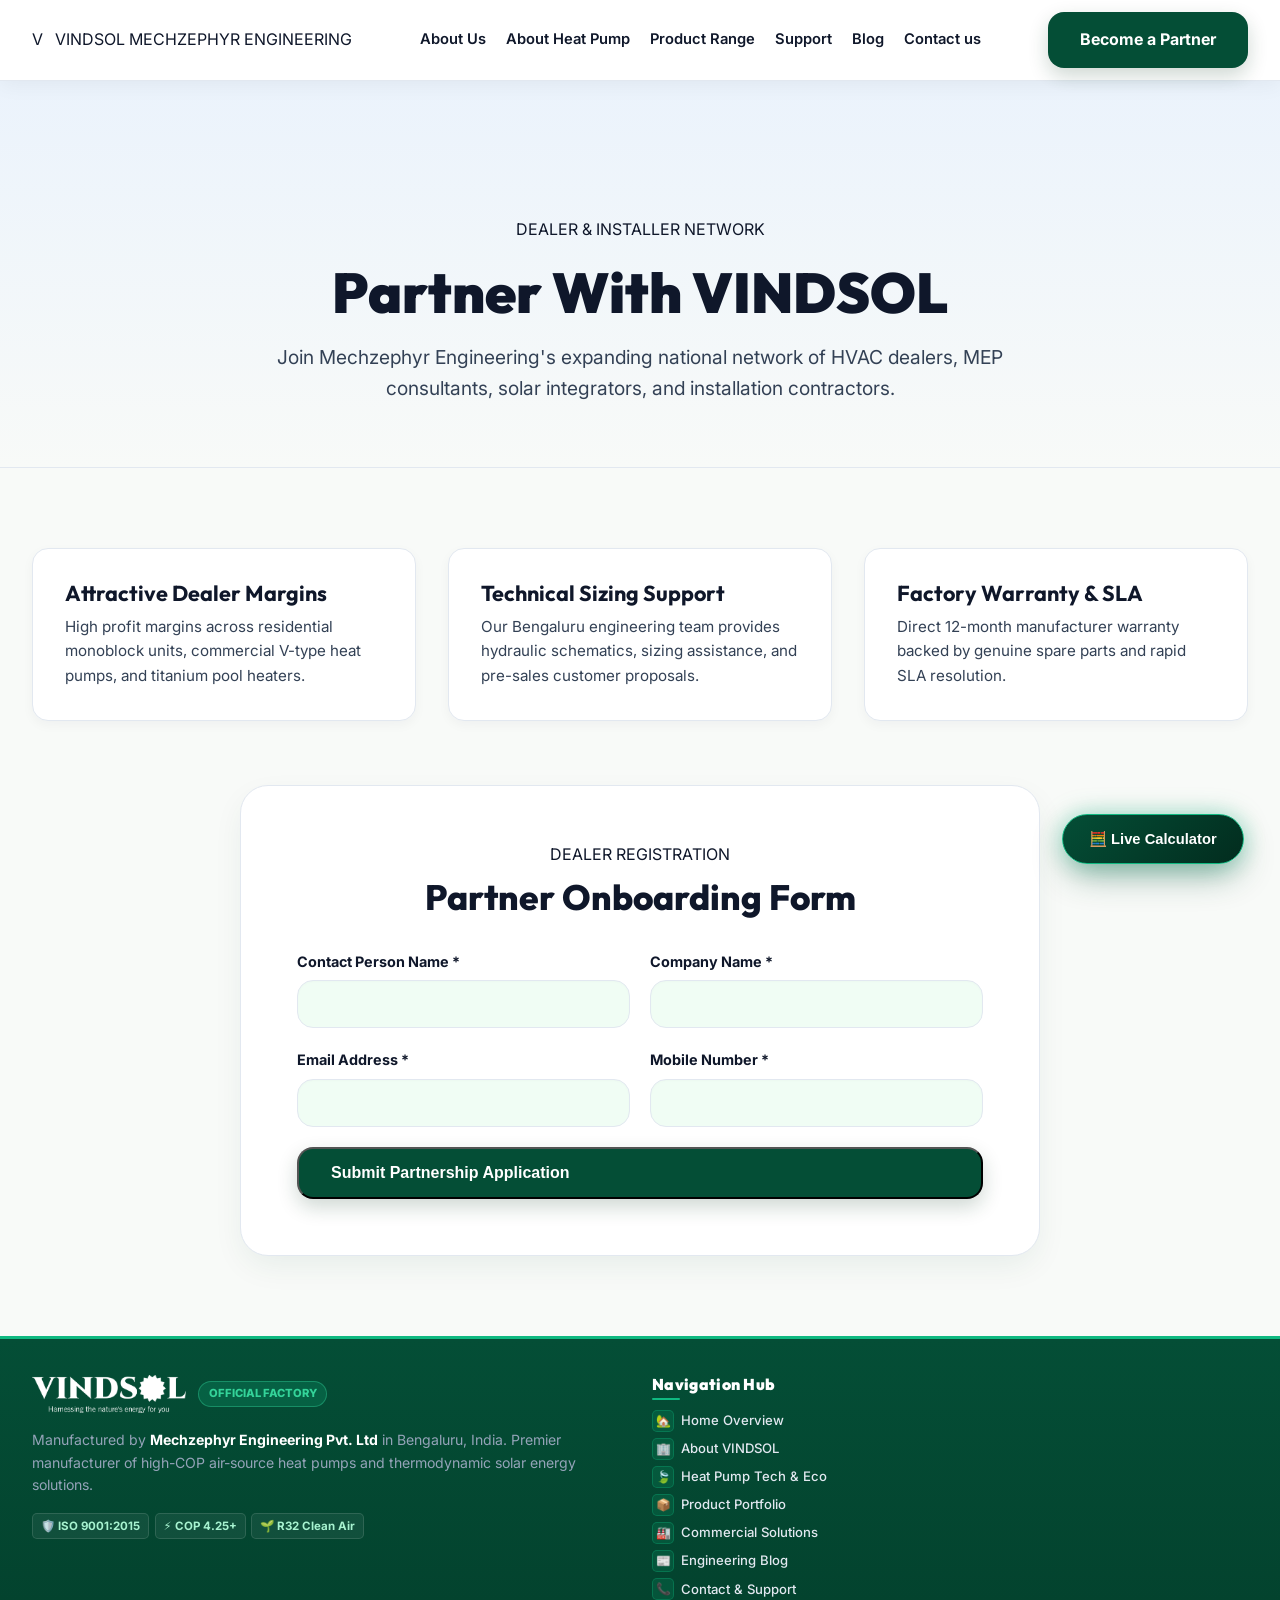
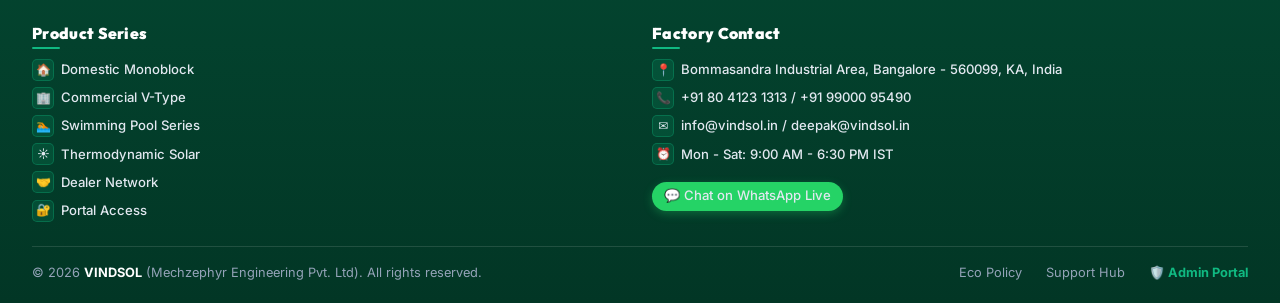
<file: partner.html>
<!DOCTYPE html>
<html lang="en">
<head>
  <meta charset="UTF-8">
  <meta name="viewport" content="width=device-width, initial-scale=1.0">
  <title>Partner With Us | Dealer & Installer Onboarding | VINDSOL</title>
  <meta name="description" content="Become an authorized VINDSOL dealer, HVAC contractor, or installation partner across India. Expand your business with Mechzephyr Engineering's heat pump systems, technical training, and SLA support.">
  <link rel="stylesheet" href="css/style.css">
</head>
<body>

  <!-- HEADER -->
  <header class="header">
    <div class="container nav-container">
      <a href="index.html" class="logo-brand" aria-label="VINDSOL Homepage">
        <div class="logo-icon-badge">V</div>
        <div class="logo-text-group">
          <span class="logo-title">VIND<span>SOL</span></span>
          <span class="logo-sub">MECHZEPHYR ENGINEERING</span>
        </div>
      </a>

      <nav aria-label="Main Navigation">
        <ul class="nav-menu">
          <li><a href="about.html" class="nav-link">About Us</a></li>
          <li><a href="sustainability.html" class="nav-link">About Heat Pump</a></li>
          <li><a href="products.html" class="nav-link">Product Range</a></li>
          <li><a href="support.html" class="nav-link">Support</a></li>
          <li><a href="blog.html" class="nav-link">Blog</a></li>
          <li><a href="contact.html" class="nav-link">Contact us</a></li>
        </ul>
      </nav>

      <div class="nav-actions">
        <a href="#partner-form" class="btn btn-primary">Become a Partner</a>
        <button class="mobile-toggle" aria-label="Toggle Navigation Menu"><svg width="24" height="24" viewBox="0 0 24 24" fill="none" stroke="currentColor" stroke-width="2"><path d="M4 6h16M4 12h16M4 18h16"/></svg></button>
      </div>
    </div>
  </header>

  <!-- HERO BANNER -->
  <section style="padding-top: calc(var(--header-height) + 3.5rem); padding-bottom: 4rem; background: linear-gradient(180deg, #EBF3FC 0%, var(--bg-body) 100%); border-bottom: 1px solid var(--border-soft);">
    <div class="container" style="text-align: center; max-width: 840px;">
      <div class="blueprint-tag tag-orange" style="margin-bottom: 1rem;">DEALER & INSTALLER NETWORK</div>
      <h1 style="font-size: 3.5rem; font-weight: 900; margin-bottom: 1rem;">Partner With VINDSOL</h1>
      <p style="font-size: 1.2rem; color: var(--text-secondary);">Join Mechzephyr Engineering's expanding national network of HVAC dealers, MEP consultants, solar integrators, and installation contractors.</p>
    </div>
  </section>

  <!-- PARTNER CONTENT -->
  <section style="padding: 5rem 0;">
    <div class="container">
      <div style="display: grid; grid-template-columns: repeat(3, 1fr); gap: 2rem; margin-bottom: 4rem;">
        <div style="background: #FFFFFF; border: 1px solid var(--border-soft); border-radius: var(--radius-md); padding: 2rem; box-shadow: var(--shadow-sm);">
          <h3 style="font-size: 1.35rem; font-weight: 700; margin-bottom: 0.5rem;">Attractive Dealer Margins</h3>
          <p style="font-size: 0.95rem; color: var(--text-secondary);">High profit margins across residential monoblock units, commercial V-type heat pumps, and titanium pool heaters.</p>
        </div>

        <div style="background: #FFFFFF; border: 1px solid var(--border-soft); border-radius: var(--radius-md); padding: 2rem; box-shadow: var(--shadow-sm);">
          <h3 style="font-size: 1.35rem; font-weight: 700; margin-bottom: 0.5rem;">Technical Sizing Support</h3>
          <p style="font-size: 0.95rem; color: var(--text-secondary);">Our Bengaluru engineering team provides hydraulic schematics, sizing assistance, and pre-sales customer proposals.</p>
        </div>

        <div style="background: #FFFFFF; border: 1px solid var(--border-soft); border-radius: var(--radius-md); padding: 2rem; box-shadow: var(--shadow-sm);">
          <h3 style="font-size: 1.35rem; font-weight: 700; margin-bottom: 0.5rem;">Factory Warranty & SLA</h3>
          <p style="font-size: 0.95rem; color: var(--text-secondary);">Direct 12-month manufacturer warranty backed by genuine spare parts and rapid SLA resolution.</p>
        </div>
      </div>

      <!-- ONBOARDING FORM -->
      <div id="partner-form" style="background: #FFFFFF; border: 1px solid var(--border-soft); border-radius: var(--radius-lg); padding: 3.5rem; max-width: 800px; margin: 0 auto; box-shadow: var(--shadow-md);">
        <div style="text-align: center; margin-bottom: 2rem;">
          <div class="blueprint-tag">DEALER REGISTRATION</div>
          <h2 style="font-size: 2.2rem; font-weight: 800; margin-top: 0.5rem;">Partner Onboarding Form</h2>
        </div>

        <form id="partnerForm" style="display: flex; flex-direction: column; gap: 1.25rem;">
          <div style="display: grid; grid-template-columns: 1fr 1fr; gap: 1.25rem;">
            <div class="form-group"><label class="form-label">Contact Person Name *</label><input type="text" name="name" class="form-input" required></div>
            <div class="form-group"><label class="form-label">Company Name *</label><input type="text" name="company" class="form-input" required></div>
          </div>
          <div style="display: grid; grid-template-columns: 1fr 1fr; gap: 1.25rem;">
            <div class="form-group"><label class="form-label">Email Address *</label><input type="email" name="email" class="form-input" required></div>
            <div class="form-group"><label class="form-label">Mobile Number *</label><input type="tel" name="phone" class="form-input" required></div>
          </div>
          <button type="submit" class="btn btn-primary" style="width: 100%;">Submit Partnership Application</button>
        </form>
        <div id="partnerSuccessMsg" style="display: none; text-align: center; padding: 2rem 0;"><h4>Partnership Application Submitted!</h4></div>
      </div>
    </div>
  </section>

  <!-- FOOTER -->
  <!-- =========================================================================
       GLOBAL 2026 CLEAN-TECH FOOTER
       ========================================================================= -->
  <footer class="footer">
    <div class="container">
      <div class="footer-grid">
        
        <!-- Column 1: Brand & Enterprise Information -->
        <div>
          <div style="display: flex; align-items: center; gap: 0.75rem; margin-bottom: 1rem;">
            <img src="assets/images/vindsol-official-logo.png" alt="VINDSOL Logo" style="height: 38px; filter: brightness(0) invert(1);">
            <span style="background: rgba(16, 185, 129, 0.2); color: #34D399; font-size: 0.7rem; font-weight: 800; padding: 0.2rem 0.6rem; border-radius: 99px; border: 1px solid rgba(52, 211, 153, 0.4); text-transform: uppercase;">
              OFFICIAL FACTORY
            </span>
          </div>
          <p style="color: #94A3B8; font-size: 0.88rem; line-height: 1.6; margin-bottom: 1rem;">
            Manufactured by <strong style="color: #FFFFFF;">Mechzephyr Engineering Pvt. Ltd</strong> in Bengaluru, India. Premier manufacturer of high-COP air-source heat pumps and thermodynamic solar energy solutions.
          </p>
          <div class="footer-trust-badges">
            <span class="footer-badge-item">🛡️ ISO 9001:2015</span>
            <span class="footer-badge-item">⚡ COP 4.25+</span>
            <span class="footer-badge-item">🌱 R32 Clean Air</span>
          </div>
        </div>

        <!-- Column 2: Navigation Hub (Icons for ALL Lines) -->
        <div>
          <h4 class="footer-col-title">Navigation Hub</h4>
          <ul class="footer-links">
            <li><a href="index.html"><span class="footer-icon-badge">🏡</span> Home Overview</a></li>
            <li><a href="about.html"><span class="footer-icon-badge">🏢</span> About VINDSOL</a></li>
            <li><a href="sustainability.html"><span class="footer-icon-badge">🍃</span> Heat Pump Tech &amp; Eco</a></li>
            <li><a href="products.html"><span class="footer-icon-badge">📦</span> Product Portfolio</a></li>
            <li><a href="applications.html"><span class="footer-icon-badge">🏭</span> Commercial Solutions</a></li>
            <li><a href="blog.html"><span class="footer-icon-badge">📰</span> Engineering Blog</a></li>
            <li><a href="contact.html"><span class="footer-icon-badge">📞</span> Contact &amp; Support</a></li>
          </ul>
        </div>

        <!-- Column 3: Heat Pump Series (Icons for ALL Lines) -->
        <div>
          <h4 class="footer-col-title">Product Series</h4>
          <ul class="footer-links">
            <li><a href="products.html#domestic"><span class="footer-icon-badge">🏠</span> Domestic Monoblock</a></li>
            <li><a href="products.html#commercial"><span class="footer-icon-badge">🏢</span> Commercial V-Type</a></li>
            <li><a href="products.html#pool"><span class="footer-icon-badge">🏊</span> Swimming Pool Series</a></li>
            <li><a href="products.html#solar"><span class="footer-icon-badge">☀️</span> Thermodynamic Solar</a></li>
            <li><a href="partner.html"><span class="footer-icon-badge">🤝</span> Dealer Network</a></li>
            <li><a href="profile.html"><span class="footer-icon-badge">🔐</span> Portal Access</a></li>
          </ul>
        </div>

        <!-- Column 4: Factory Contact & Live Help (Icons for ALL Lines) -->
        <div>
          <h4 class="footer-col-title">Factory Contact</h4>
          <ul class="footer-links">
            <li>
              <div class="footer-contact-item">
                <span class="footer-icon-badge">📍</span>
                <span>Bommasandra Industrial Area, Bangalore - 560099, KA, India</span>
              </div>
            </li>
            <li>
              <a href="tel:+918041231313">
                <span class="footer-icon-badge">📞</span>
                <span>+91 80 4123 1313 / +91 99000 95490</span>
              </a>
            </li>
            <li>
              <a href="mailto:info@vindsol.in">
                <span class="footer-icon-badge">✉️</span>
                <span>info@vindsol.in / deepak@vindsol.in</span>
              </a>
            </li>
            <li>
              <div class="footer-contact-item">
                <span class="footer-icon-badge">⏰</span>
                <span>Mon - Sat: 9:00 AM - 6:30 PM IST</span>
              </div>
            </li>
            <li style="margin-top: 0.4rem;">
              <a href="https://wa.me/919900095490" target="_blank" class="footer-wa-pill">
                💬 Chat on WhatsApp Live
              </a>
            </li>
          </ul>
        </div>

      </div>

      <!-- Footer Bottom -->
      <div class="footer-bottom">
        <div>
          &copy; 2026 <strong style="color: #FFFFFF;">VINDSOL</strong> (Mechzephyr Engineering Pvt. Ltd). All rights reserved.
        </div>
        <div style="display: flex; gap: 1.5rem; align-items: center;">
          <a href="sustainability.html" style="color: #94A3B8; text-decoration: none;">Eco Policy</a>
          <a href="support.html" style="color: #94A3B8; text-decoration: none;">Support Hub</a>
          <a href="admin.html" style="color: #10B981; font-weight: 700; text-decoration: none;">🛡️ Admin Portal</a>
        </div>
      </div>

    </div>
  </footer>

  <!-- FLOATING CALCULATOR MODAL & TRIGGER BUTTON -->
  <button class="floating-calc-trigger open-calc-modal" aria-label="Open Savings Calculator">
    🧮 Live Calculator
  </button>

  <div class="calc-modal-overlay" id="calcModalOverlay">
    <div class="calc-modal-card">
      <button class="calc-modal-close" id="closeCalcModalBtn" aria-label="Close Calculator Modal">&times;</button>
      
      <div style="margin-bottom: 1.25rem; display: flex; align-items: center; justify-content: space-between; flex-wrap: wrap; gap: 1rem; border-bottom: 2px solid #E2E8F0; padding-bottom: 0.85rem;">
        <div>
          <div class="blueprint-tag">OFFICIAL VINDSOL PROFORMA QUOTATION CALCULATOR</div>
          <h3 style="font-size: 1.6rem; font-weight: 900; color: var(--color-primary); margin-top: 0.25rem;">Instant Proforma Quotation &amp; Sizing Hub</h3>
        </div>
        <div style="text-align: right; font-size: 0.8rem; font-weight: 700; color: var(--text-muted);">
          <div>Ref: <strong style="color: var(--color-primary);" id="quoteRefNo">VIN/2026/QT-8421</strong></div>
          <div>Date: <strong id="quoteDate">05 Aug 2026</strong></div>
        </div>
      </div>

      <!-- Customer Details Header Inputs -->
      <div style="background: #F8FAF8; border: 1px solid var(--border-soft); border-radius: 10px; padding: 0.85rem 1rem; margin-bottom: 1.25rem; display: grid; grid-template-columns: repeat(3, 1fr); gap: 0.85rem;">
        <div>
          <label style="font-size: 0.75rem; font-weight: 700; color: var(--text-muted); display: block;" for="custName">Customer / Company Name</label>
          <input type="text" id="custName" class="form-input-custom" value="Royal Palms Hotel" style="padding: 0.4rem 0.6rem; font-size: 0.85rem;">
        </div>
        <div>
          <label style="font-size: 0.75rem; font-weight: 700; color: var(--text-muted); display: block;" for="custMobile">WhatsApp / Phone No</label>
          <input type="text" id="custMobile" class="form-input-custom" value="+91 98765 43210" style="padding: 0.4rem 0.6rem; font-size: 0.85rem;">
        </div>
        <div>
          <label style="font-size: 0.75rem; font-weight: 700; color: var(--text-muted); display: block;" for="custCity">Site Location / City</label>
          <input type="text" id="custCity" class="form-input-custom" value="Bengaluru, KA" style="padding: 0.4rem 0.6rem; font-size: 0.85rem;">
        </div>
      </div>

      <!-- Mode Switcher Tabs -->
      <div class="calc-nav-tabs">
        <button class="calc-nav-btn active" data-calc-tab="tab-comm-calc">
          🏢 Commercial Hot Water Quote
        </button>
        <button class="calc-nav-btn" data-calc-tab="tab-pool-calc">
          🏊 Swimming Pool &amp; Spa Quote
        </button>
        <button class="calc-nav-btn" data-calc-tab="tab-dom-calc">
          🏠 Residential Domestic Quote
        </button>
        <button class="calc-nav-btn" data-calc-tab="tab-custom-calc" style="color: #FFD700; font-weight: 900;">
          🛠️ Custom Special Product Request
        </button>
      </div>

      <!-- TAB 1: Commercial Hot Water Sizer & Quote -->
      <div class="calc-tab-pane active" id="tab-comm-calc">
        <div class="calc-grid-layout">
          
          <div class="calc-input-box">
            <h4 style="font-size: 0.95rem; font-weight: 800; color: #15803D; margin-bottom: 0.85rem;">1. Operating Thermal Parameters</h4>
            
            <div class="form-field-group">
              <label class="form-label-custom" for="commVolume">Daily Hot Water Demand (Liters / Day)</label>
              <input type="number" id="commVolume" class="form-input-custom" value="1000" step="100">
            </div>

            <div style="display: grid; grid-template-columns: 1fr 1fr; gap: 0.85rem;">
              <div class="form-field-group">
                <label class="form-label-custom" for="commT1">Cold Water In (°C)</label>
                <input type="number" id="commT1" class="form-input-custom" value="20" step="1">
              </div>
              <div class="form-field-group">
                <label class="form-label-custom" for="commT2">Target Hot Water (°C)</label>
                <input type="number" id="commT2" class="form-input-custom" value="55" step="1">
              </div>
            </div>

            <div style="display: grid; grid-template-columns: 1fr 1fr; gap: 0.85rem;">
              <div class="form-field-group">
                <label class="form-label-custom" for="commHT">Heating Window (Hrs/Day)</label>
                <input type="number" id="commHT" class="form-input-custom" value="8" step="0.5">
              </div>
              <div class="form-field-group">
                <label class="form-label-custom" for="commTariff">Tariff Rate (₹ / kWh)</label>
                <input type="number" id="commTariff" class="form-input-custom" value="8.00" step="0.25">
              </div>
            </div>
          </div>

          <div class="calc-results-box">
            <div class="calc-results-title">
              <span>Proforma Quotation Breakdown</span>
              <span>⚡ COP 4.25x</span>
            </div>

            <div class="calc-metric-grid">
              <div class="calc-metric-card">
                <span class="calc-metric-label">Required Heat Pump</span>
                <div class="calc-metric-val" id="commKWVal">5.1 kW</div>
              </div>
              <div class="calc-metric-card">
                <span class="calc-metric-label">Daily Net Load</span>
                <div class="calc-metric-val" id="commKcalVal">41 kWh/day</div>
              </div>
            </div>

            <!-- Bill of Materials (BOM) Itemized Quotation Table -->
            <table class="quote-bom-table">
              <thead>
                <tr>
                  <th>Equipment Description</th>
                  <th style="text-align: right;">Amount (₹)</th>
                </tr>
              </thead>
              <tbody id="commBomTableBody">
                <tr>
                  <td>VDHP 11000 MB Monoblock (10 kW)</td>
                  <td style="text-align: right;">₹ 98,000</td>
                </tr>
                <tr>
                  <td>Quartz Blue Glass Tank (1000L)</td>
                  <td style="text-align: right;">₹ 45,000</td>
                </tr>
                <tr>
                  <td>Safety Valve Package (VRV + TPRV)</td>
                  <td style="text-align: right;">₹ 8,500</td>
                </tr>
                <tr>
                  <td>Freight &amp; Factory Commissioning</td>
                  <td style="text-align: right;">₹ 6,500</td>
                </tr>
                <tr class="quote-total-row">
                  <td>Total Investment Excl. Tax</td>
                  <td style="text-align: right;" id="commSubtotalVal">₹ 1,58,000</td>
                </tr>
                <tr class="quote-total-row" style="background: rgba(255, 215, 0, 0.2); color: #FFFFFF;">
                  <td>Grand Total (Incl. 18% GST)</td>
                  <td style="text-align: right; font-size: 1.15rem; color: #FFD700;" id="commGrandTotalVal">₹ 1,86,440</td>
                </tr>
              </tbody>
            </table>

            <div style="margin-top: 0.85rem; font-size: 0.8rem; color: #DCFCE7; display: flex; justify-content: space-between;">
              <span>Annual Power Savings: <strong style="color: #FFD700;" id="commYearlySavingsVal">₹ 1,04,076</strong></span>
              <span>ROI Payback: <strong style="color: #86EFAC;" id="commPaybackVal">0.9 Yrs</strong></span>
            </div>

            <div style="display: grid; grid-template-columns: 1fr 1fr 1.2fr; gap: 0.5rem; margin-top: 1.25rem;">
              <button onclick="window.print()" class="btn-buy-secondary" style="background: rgba(255,255,255,0.2); color: #FFF; border: 1px solid #FFF; padding: 0.6rem; font-size: 0.8rem; justify-content: center;">
                🖨️ Print PDF
              </button>
              <a href="#" id="commWaBtn" target="_blank" class="btn-buy-primary" style="background: #25D366; color: #FFF; border: none; padding: 0.6rem; font-size: 0.8rem; justify-content: center;">
                📱 WhatsApp
              </a>
              <button onclick="submitQuoteToVindsol('Commercial Hot Water')" class="btn-buy-primary" style="background: #10B981; color: #FFF; border: none; padding: 0.6rem; font-size: 0.8rem; justify-content: center; font-weight: 900;">
                📩 Submit to VINDSOL
              </button>
            </div>

          </div>

        </div>
      </div>

      <!-- TAB 2: Swimming Pool & Spa Quote -->
      <div class="calc-tab-pane" id="tab-pool-calc">
        <div class="calc-grid-layout">
          
          <div class="calc-input-box">
            <h4 style="font-size: 0.95rem; font-weight: 800; color: #15803D; margin-bottom: 0.85rem;">Pool Dimensions &amp; Environment</h4>
            
            <div class="form-field-group">
              <label class="form-label-custom" for="poolVol">Pool Volume (m³ / Cubic Meters)</label>
              <input type="number" id="poolVol" class="form-input-custom" value="100" step="10">
            </div>

            <div style="display: grid; grid-template-columns: 1fr 1fr; gap: 0.85rem;">
              <div class="form-field-group">
                <label class="form-label-custom" for="poolType">Pool Location</label>
                <select id="poolType" class="form-select-custom">
                  <option value="outdoor" selected>Outdoor Pool</option>
                  <option value="indoor">Indoor Pool</option>
                </select>
              </div>
              <div class="form-field-group">
                <label class="form-label-custom" for="poolAmb">Ambient Temp (°C)</label>
                <input type="number" id="poolAmb" class="form-input-custom" value="20" step="1">
              </div>
            </div>

            <div style="display: grid; grid-template-columns: 1fr 1fr; gap: 0.85rem;">
              <div class="form-field-group">
                <label class="form-label-custom" for="poolT2">Target Pool Temp (°C)</label>
                <input type="number" id="poolT2" class="form-input-custom" value="28" step="1">
              </div>
              <div class="form-field-group">
                <label class="form-label-custom" for="poolT1">Fresh Water Input (°C)</label>
                <input type="number" id="poolT1" class="form-input-custom" value="15" step="1">
              </div>
            </div>
          </div>

          <div class="calc-results-box">
            <div class="calc-results-title">
              <span>Titanium Pool Quotation</span>
              <span>🏊 Titanium Exchanger</span>
            </div>

            <div class="calc-metric-grid">
              <div class="calc-metric-card">
                <span class="calc-metric-label">Heat Load Capacity</span>
                <div class="calc-metric-val" id="poolKWVal">31.5 kW</div>
              </div>
              <div class="calc-metric-card">
                <span class="calc-metric-label">Initial Warmup</span>
                <div class="calc-metric-val" id="poolFHVal">23.0 kW</div>
              </div>
            </div>

            <table class="quote-bom-table">
              <thead>
                <tr>
                  <th>Equipment Description</th>
                  <th style="text-align: right;">Amount (₹)</th>
                </tr>
              </thead>
              <tbody id="poolBomTableBody">
                <tr>
                  <td>VPHP 3500 Pool Heater (35 kW Titanium)</td>
                  <td style="text-align: right;">₹ 1,95,000</td>
                </tr>
                <tr>
                  <td>Titanium Water Heat Exchanger Circuit</td>
                  <td style="text-align: right;">Included</td>
                </tr>
                <tr>
                  <td>Freight &amp; Commissioning</td>
                  <td style="text-align: right;">₹ 8,500</td>
                </tr>
                <tr class="quote-total-row">
                  <td>Subtotal Excl. Tax</td>
                  <td style="text-align: right;" id="poolSubtotalVal">₹ 2,03,500</td>
                </tr>
                <tr class="quote-total-row" style="background: rgba(255, 215, 0, 0.2); color: #FFFFFF;">
                  <td>Grand Total (Incl. 18% GST)</td>
                  <td style="text-align: right; font-size: 1.15rem; color: #FFD700;" id="poolGrandTotalVal">₹ 2,40,130</td>
                </tr>
              </tbody>
            </table>

            <div style="display: grid; grid-template-columns: 1fr 1fr 1.2fr; gap: 0.5rem; margin-top: 1.25rem;">
              <button onclick="window.print()" class="btn-buy-secondary" style="background: rgba(255,255,255,0.2); color: #FFF; border: 1px solid #FFF; padding: 0.6rem; font-size: 0.8rem; justify-content: center;">
                🖨️ Print PDF
              </button>
              <a href="#" id="poolWaBtn" target="_blank" class="btn-buy-primary" style="background: #25D366; color: #FFF; border: none; padding: 0.6rem; font-size: 0.8rem; justify-content: center;">
                📱 WhatsApp
              </a>
              <button onclick="submitQuoteToVindsol('Swimming Pool & Spa')" class="btn-buy-primary" style="background: #10B981; color: #FFF; border: none; padding: 0.6rem; font-size: 0.8rem; justify-content: center; font-weight: 900;">
                📩 Submit to VINDSOL
              </button>
            </div>

          </div>

        </div>
      </div>

      <!-- TAB 3: Residential Domestic Quote -->
      <div class="calc-tab-pane" id="tab-dom-calc">
        <div class="calc-grid-layout">
          
          <div class="calc-input-box">
            <h4 style="font-size: 0.95rem; font-weight: 800; color: #15803D; margin-bottom: 0.85rem;">Residential Water Usage</h4>
            
            <div class="form-field-group">
              <label class="form-label-custom" for="calcPeople">Family Size / Occupants</label>
              <input type="number" id="calcPeople" class="form-input-custom" value="4" min="1" max="50">
            </div>

            <div class="form-field-group">
              <label class="form-label-custom" for="calcLitres">Daily Hot Water Demand (Liters)</label>
              <input type="number" id="calcLitres" class="form-input-custom" value="200" step="50">
            </div>

            <div style="display: grid; grid-template-columns: 1fr 1fr; gap: 0.85rem;">
              <div class="form-field-group">
                <label class="form-label-custom" for="calcHeaterType">Existing System</label>
                <select id="calcHeaterType" class="form-select-custom">
                  <option value="geyser" selected>Electric Geyser (0.9)</option>
                  <option value="boiler">Diesel Boiler (0.7)</option>
                  <option value="solar">Solar Backup (1.5)</option>
                </select>
              </div>
              <div class="form-field-group">
                <label class="form-label-custom" for="calcTariff">Tariff (₹/kWh)</label>
                <input type="number" id="calcTariff" class="form-input-custom" value="8.00" step="0.25">
              </div>
            </div>
          </div>

          <div class="calc-results-box">
            <div class="calc-results-title">
              <span>Domestic Monoblock Quote</span>
              <span>🏠 Residential</span>
            </div>

            <div class="calc-metric-grid">
              <div class="calc-metric-card">
                <span class="calc-metric-label">Monthly Savings</span>
                <div class="calc-metric-val" id="monthlySavingsVal" style="color: #86EFAC;">₹ 1,922</div>
              </div>
              <div class="calc-metric-card">
                <span class="calc-metric-label">Est. Payback</span>
                <div class="calc-metric-val" id="paybackPeriodVal">2.8 Years</div>
              </div>
            </div>

            <table class="quote-bom-table">
              <thead>
                <tr>
                  <th>Equipment Description</th>
                  <th style="text-align: right;">Amount (₹)</th>
                </tr>
              </thead>
              <tbody id="domBomTableBody">
                <tr>
                  <td>VDHP 4500 MB All-in-One (200L)</td>
                  <td style="text-align: right;">₹ 65,000</td>
                </tr>
                <tr>
                  <td>Standard Installation &amp; Piping Kit</td>
                  <td style="text-align: right;">₹ 4,500</td>
                </tr>
                <tr class="quote-total-row">
                  <td>Subtotal Excl. Tax</td>
                  <td style="text-align: right;" id="domSubtotalVal">₹ 69,500</td>
                </tr>
                <tr class="quote-total-row" style="background: rgba(255, 215, 0, 0.2); color: #FFFFFF;">
                  <td>Grand Total (Incl. 18% GST)</td>
                  <td style="text-align: right; font-size: 1.15rem; color: #FFD700;" id="domGrandTotalVal">₹ 82,010</td>
                </tr>
              </tbody>
            </table>

            <div style="display: grid; grid-template-columns: 1fr 1fr 1.2fr; gap: 0.5rem; margin-top: 1.25rem;">
              <button onclick="window.print()" class="btn-buy-secondary" style="background: rgba(255,255,255,0.2); color: #FFF; border: 1px solid #FFF; padding: 0.6rem; font-size: 0.8rem; justify-content: center;">
                🖨️ Print PDF
              </button>
              <a href="#" id="domWaBtn" target="_blank" class="btn-buy-primary" style="background: #25D366; color: #FFF; border: none; padding: 0.6rem; font-size: 0.8rem; justify-content: center;">
                📱 WhatsApp
              </a>
              <button onclick="submitQuoteToVindsol('Residential Domestic')" class="btn-buy-primary" style="background: #10B981; color: #FFF; border: none; padding: 0.6rem; font-size: 0.8rem; justify-content: center; font-weight: 900;">
                📩 Submit to VINDSOL
              </button>
            </div>

          </div>

        </div>
      </div>

      <!-- TAB 4: Custom Special Products Engineering Request -->
      <div class="calc-tab-pane" id="tab-custom-calc">
        <div style="background: #022C1E; color: #FFF; border-radius: 16px; padding: 2rem;">
          <div style="text-align: center; margin-bottom: 1.5rem;">
            <span style="background: #10B981; color: #022C1E; font-size: 0.75rem; font-weight: 900; padding: 0.25rem 0.75rem; border-radius: 99px; text-transform: uppercase;">
              🛠️ Custom Special Engineering Request
            </span>
            <h3 style="font-size: 1.5rem; font-weight: 900; color: #FFF; margin-top: 0.5rem;">Need a Modified or Special Heat Pump Product?</h3>
            <p style="font-size: 0.9rem; color: #A7F3D0;">Enter your custom site specifications below. Our Factory Engineering Team will design and prepare a custom quotation.</p>
          </div>

          <form onsubmit="submitCustomSpecialRequest(event)" style="display: grid; grid-template-columns: 1fr 1fr; gap: 1rem;">
            <div class="form-field-group">
              <label class="form-label-custom" style="color: #E2E8F0;">Custom Requirement Name / Application</label>
              <input type="text" id="customAppName" required class="form-input-custom" placeholder="e.g. Dairy Pasteurization 85°C System / Resort Olympic Pool">
            </div>

            <div class="form-field-group">
              <label class="form-label-custom" style="color: #E2E8F0;">Target Heating Capacity (kW or Liters/Day)</label>
              <input type="text" id="customCapacity" required class="form-input-custom" placeholder="e.g. 150 kW or 15,000 Liters/Day">
            </div>

            <div class="form-field-group">
              <label class="form-label-custom" style="color: #E2E8F0;">Target Water Temperature (°C)</label>
              <input type="text" id="customTemp" required class="form-input-custom" placeholder="e.g. 75°C to 85°C">
            </div>

            <div class="form-field-group">
              <label class="form-label-custom" style="color: #E2E8F0;">Special Material / Fluid Requirements</label>
              <select id="customFluid" class="form-select-custom">
                <option value="Titanium PVC Shell">100% Pure Titanium PVC Shell (Pool/Saltwater)</option>
                <option value="Quartz Glass Lined Tank">Quartz Glass Enamel Internal Tank (Hard Water)</option>
                <option value="SS316L Stainless Steel">SS316L Stainless Steel Heat Exchanger (Dairy/Food)</option>
                <option value="High Temp EVI R134a">High Temp EVI R134a Dual Compressor Circuit</option>
              </select>
            </div>

            <div class="form-field-group" style="grid-column: span 2;">
              <label class="form-label-custom" style="color: #E2E8F0;">Detailed Site Notes &amp; Engineering Constraints</label>
              <textarea id="customNotes" class="form-input-custom" rows="3" placeholder="Describe roof space, electrical phase (Single 230V / 3-Phase 415V), plumbing diameter, or existing boiler backup details..."></textarea>
            </div>

            <div style="grid-column: span 2; margin-top: 0.5rem;">
              <button type="submit" class="btn-amazon-primary" style="width: 100%; padding: 0.85rem; font-size: 1rem; justify-content: center; background: linear-gradient(135deg, #10B981 0%, #047857 100%);">
                📩 Submit Custom Product Specification to VINDSOL Factory →
              </button>
            </div>
          </form>
        </div>
      </div>

    </div>
  </div>

  <script src="js/main.js"></script>
  <script>
    document.getElementById('partnerForm').addEventListener('submit', function(e) {
      e.preventDefault();
      this.style.display = 'none';
      document.getElementById('partnerSuccessMsg').style.display = 'block';
    });
  </script>
</body>
</html>
</file>
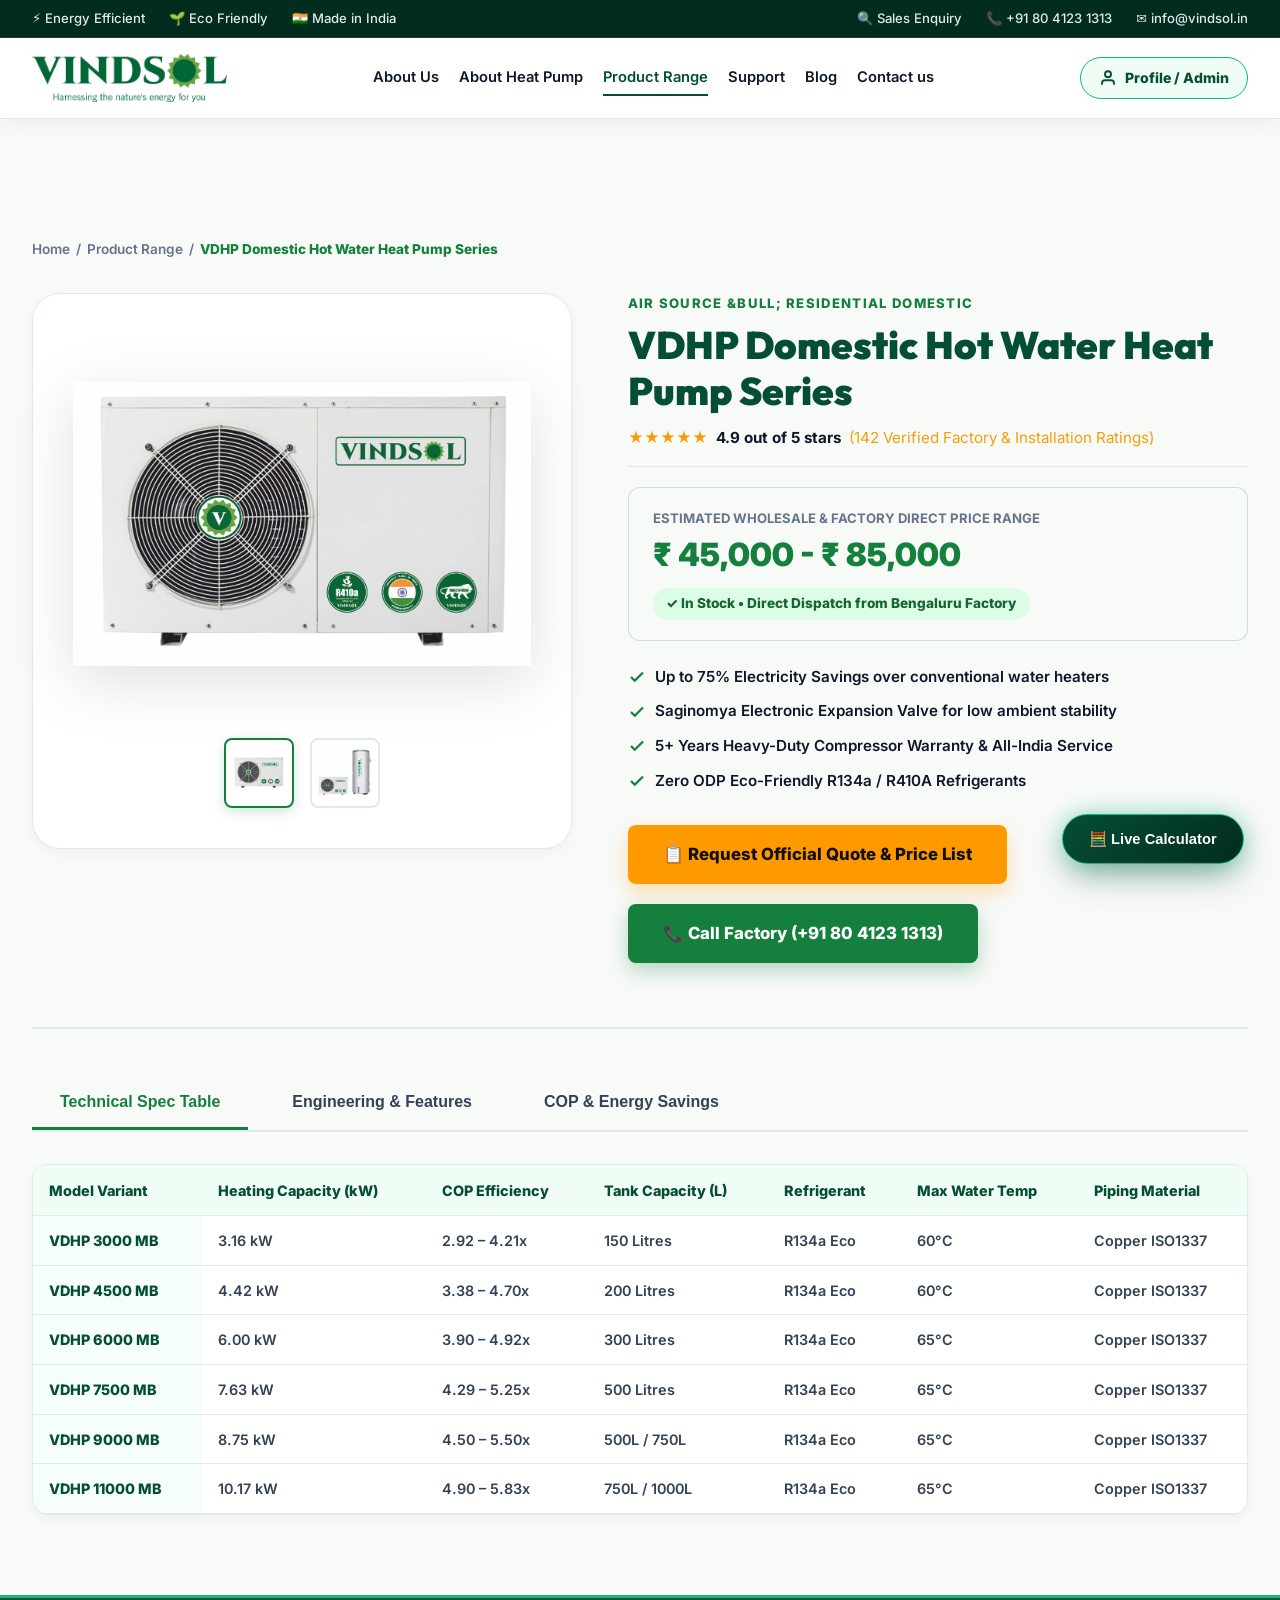
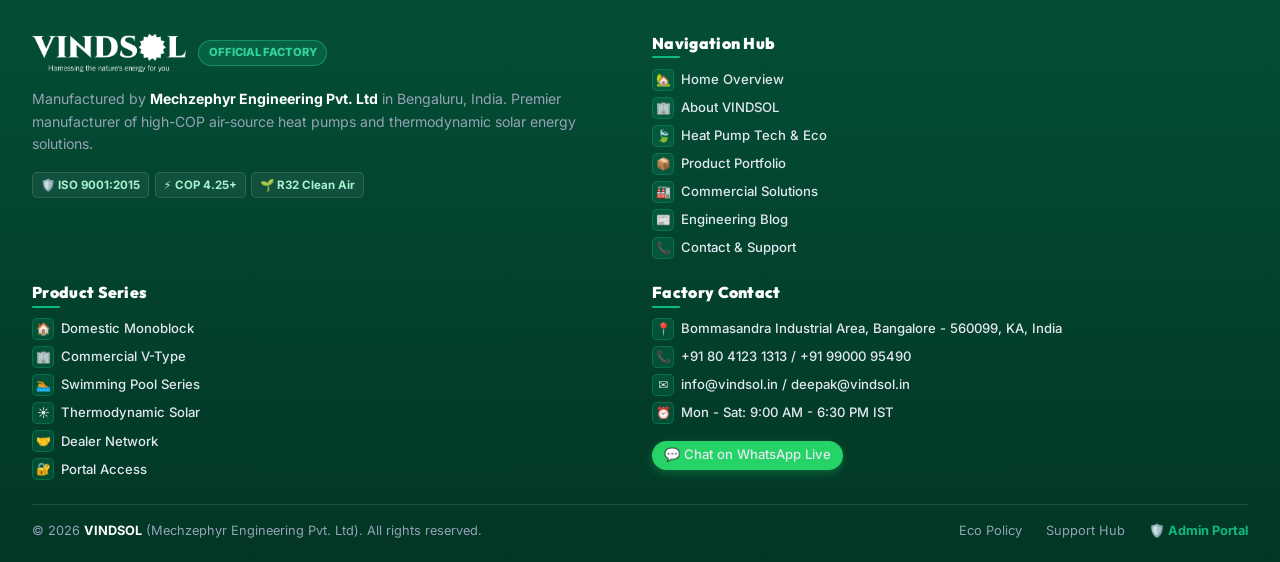
<file: product-detail.html>
<!DOCTYPE html>
<html lang="en">
<head>
  <meta charset="UTF-8">
  <meta name="viewport" content="width=device-width, initial-scale=1.0">
  <title>Product Details & Technical Spec Sheet | VINDSOL Heat Pumps</title>
  <meta name="description" content="Detailed technical specification, engineering characteristics, capacity ratings, and quotation request for VINDSOL heat pumps.">
  <link rel="stylesheet" href="css/style.css">
  <style>
    .product-detail-layout {
      display: grid;
      grid-template-columns: 1fr 1.15fr;
      gap: 3.5rem;
      align-items: start;
      margin-top: 2rem;
    }
    .product-gallery-card {
      background: #FFFFFF;
      border: 1px solid var(--border-soft);
      border-radius: var(--radius-lg);
      padding: 2.5rem;
      text-align: center;
      box-shadow: var(--shadow-sm);
    }
    .main-detail-img {
      max-width: 100%;
      height: 380px;
      object-fit: contain;
      filter: drop-shadow(0 15px 30px rgba(0,0,0,0.12));
    }
    .gallery-thumbnails {
      display: flex;
      justify-content: center;
      gap: 1rem;
      margin-top: 1.5rem;
    }
    .thumb-item {
      width: 70px;
      height: 70px;
      border: 2px solid var(--border-soft);
      border-radius: 8px;
      padding: 0.35rem;
      cursor: pointer;
      object-fit: contain;
      transition: all 0.2s ease;
    }
    .thumb-item.active, .thumb-item:hover {
      border-color: #15803D;
      box-shadow: 0 4px 12px rgba(21, 128, 61, 0.2);
    }
    .product-info-box {
      display: flex;
      flex-direction: column;
    }
    .product-brand-tag {
      font-size: 0.82rem;
      font-weight: 800;
      letter-spacing: 0.1em;
      color: #15803D;
      text-transform: uppercase;
      margin-bottom: 0.5rem;
    }
    .product-detail-title {
      font-size: 2.4rem;
      font-weight: 900;
      color: var(--color-primary);
      line-height: 1.2;
      margin-bottom: 0.75rem;
    }
    .amazon-detail-rating {
      display: flex;
      align-items: center;
      gap: 0.5rem;
      font-size: 0.95rem;
      color: #F59E0B;
      margin-bottom: 1.25rem;
      padding-bottom: 1rem;
      border-bottom: 1px solid var(--border-soft);
    }
    .amazon-detail-price-box {
      background: #F8FAF8;
      border: 1px solid rgba(21, 128, 61, 0.2);
      border-radius: 12px;
      padding: 1.25rem 1.5rem;
      margin-bottom: 1.5rem;
    }
    .amazon-detail-price {
      font-size: 2rem;
      font-weight: 900;
      color: #15803D;
    }
    .stock-badge {
      display: inline-flex;
      align-items: center;
      gap: 0.4rem;
      font-size: 0.85rem;
      font-weight: 800;
      color: #166534;
      background: #DCFCE7;
      padding: 0.3rem 0.85rem;
      border-radius: 50px;
      margin-top: 0.5rem;
    }
    .detail-highlights-list {
      list-style: none;
      display: flex;
      flex-direction: column;
      gap: 0.65rem;
      margin-bottom: 2rem;
    }
    .detail-highlights-list li {
      font-size: 0.95rem;
      color: var(--text-primary);
      display: flex;
      align-items: center;
      gap: 0.6rem;
      font-weight: 600;
    }
    .detail-cta-row {
      display: flex;
      gap: 1.25rem;
      flex-wrap: wrap;
    }
    .btn-buy-primary {
      background-color: #FF9900;
      color: #111111;
      font-size: 1.05rem;
      font-weight: 800;
      padding: 1rem 2.2rem;
      border-radius: 8px;
      border: none;
      cursor: pointer;
      text-decoration: none;
      display: inline-flex;
      align-items: center;
      gap: 0.6rem;
      box-shadow: 0 8px 20px rgba(255, 153, 0, 0.3);
      transition: all 0.25s ease;
    }
    .btn-buy-primary:hover {
      background-color: #E68A00;
      transform: translateY(-2px);
    }
    .btn-buy-secondary {
      background-color: #15803D;
      color: #FFFFFF;
      font-size: 1.05rem;
      font-weight: 800;
      padding: 1rem 2.2rem;
      border-radius: 8px;
      border: none;
      cursor: pointer;
      text-decoration: none;
      display: inline-flex;
      align-items: center;
      gap: 0.6rem;
      box-shadow: 0 8px 20px rgba(21, 128, 61, 0.3);
      transition: all 0.25s ease;
    }
    .btn-buy-secondary:hover {
      background-color: #166534;
      transform: translateY(-2px);
    }
    .product-detail-tabs-section {
      margin-top: 4rem;
      padding-top: 3rem;
      border-top: 2px solid var(--border-soft);
    }
    .tab-headers {
      display: flex;
      gap: 1rem;
      border-bottom: 2px solid var(--border-soft);
      margin-bottom: 2rem;
    }
    .tab-btn {
      padding: 1rem 1.75rem;
      font-size: 1rem;
      font-weight: 800;
      color: var(--text-secondary);
      background: none;
      border: none;
      border-bottom: 3.5px solid transparent;
      cursor: pointer;
      transition: all 0.2s ease;
    }
    .tab-btn.active {
      color: #15803D;
      border-bottom-color: #15803D;
    }
    .tab-pane {
      display: none;
    }
    .tab-pane.active {
      display: block;
    }
  </style>
</head>
<body>

  <!-- TOP UTILITY ANNOUNCEMENT BAR -->
  <div class="top-bar">
    <div class="container top-bar-container">
      <div class="top-bar-left">
        <span class="top-bar-item">⚡ Energy Efficient</span>
        <span class="top-bar-item">🌱 Eco Friendly</span>
        <span class="top-bar-item">🇮🇳 Made in India</span>
      </div>
      <div class="top-bar-right">
        <a href="contact.html" class="top-bar-item">🔍 Sales Enquiry</a>
        <a href="tel:+918041231313" class="top-bar-item">📞 +91 80 4123 1313</a>
        <a href="mailto:info@vindsol.in" class="top-bar-item">✉️ info@vindsol.in</a>
      </div>
    </div>
  </div>

  <!-- MAIN NAVIGATION HEADER -->
  <header class="header">
    <div class="container nav-container">
      <a href="index.html" class="logo-brand" aria-label="VINDSOL Homepage">
        <img src="assets/images/vindsol-official-logo.png" alt="Vindsol Heat Pump Solutions" class="logo-img">
      </a>

      <nav aria-label="Main Navigation">
        <ul class="nav-menu">
          <li><a href="about.html" class="nav-link">About Us</a></li>
          <li><a href="sustainability.html" class="nav-link">About Heat Pump</a></li>
          <li><a href="products.html" class="nav-link active">Product Range</a></li>
          <li><a href="support.html" class="nav-link">Support</a></li>
          <li><a href="blog.html" class="nav-link">Blog</a></li>
          <li><a href="contact.html" class="nav-link">Contact us</a></li>
        </ul>
      </nav>

      <div style="display: flex; align-items: center; gap: 0.75rem;">
        <a href="profile.html" class="nav-profile-btn" aria-label="User Profile">
          <svg width="18" height="18" viewBox="0 0 24 24" fill="none" stroke="currentColor" stroke-width="2.5"><path d="M20 21v-2a4 4 0 0 0-4-4H8a4 4 0 0 0-4 4v2"/><circle cx="12" cy="7" r="4"/></svg>
          <span>Profile / Admin</span>
        </a>
      </div>
    </div>
  </header>

  <!-- BREADCRUMB & MAIN DETAIL SECTION -->
  <section style="padding-top: calc(var(--header-height) + 2.5rem); padding-bottom: 5rem;">
    <div class="container">
      
      <div style="font-size: 0.85rem; color: var(--text-muted); margin-bottom: 1.5rem; font-weight: 600;">
        <a href="index.html" style="color: var(--text-muted); text-decoration: none;">Home</a> &nbsp;/&nbsp; 
        <a href="products.html" style="color: var(--text-muted); text-decoration: none;">Product Range</a> &nbsp;/&nbsp; 
        <span id="breadcrumbCategory" style="color: #15803D; font-weight: 800;">Domestic Heat Pumps</span>
      </div>

      <div class="product-detail-layout">
        
        <!-- Left Column: Product Image Gallery -->
        <div class="product-gallery-card">
          <img id="mainProductImg" src="assets/images/products/dhw-monoblock.jpg" alt="Vindsol Product Image" class="main-detail-img">
          
          <div class="gallery-thumbnails" id="galleryThumbs">
            <img src="assets/images/products/dhw-monoblock.jpg" alt="Thumb 1" class="thumb-item active" onclick="switchMainImg(this.src)">
            <img src="assets/images/products/dhw-monoblock-alt.jpg" alt="Thumb 2" class="thumb-item" onclick="switchMainImg(this.src)">
          </div>
        </div>

        <!-- Right Column: Product Specs & Amazon-style Buy Box -->
        <div class="product-info-box">
          <span class="product-brand-tag" id="productTag">VINDSOL® FACTORY DIRECT &bull; MADE IN BANGALORE</span>
          <h1 class="product-detail-title" id="productTitle">VDHP Domestic Hot Water Heat Pump Series</h1>

          <div class="amazon-detail-rating">
            <span>★★★★★</span>
            <strong style="color: var(--text-primary);">4.9 out of 5 stars</strong>
            <span>(142 Verified Factory &amp; Installation Ratings)</span>
          </div>

          <div class="amazon-detail-price-box">
            <div style="font-size: 0.82rem; font-weight: 700; color: var(--text-muted); text-transform: uppercase;">Estimated Wholesale &amp; Factory Direct Price Range</div>
            <div class="amazon-detail-price" id="productPrice">₹ 45,000 - ₹ 85,000</div>
            <div class="stock-badge">✓ In Stock &bull; Direct Dispatch from Bengaluru Factory</div>
          </div>

          <ul class="detail-highlights-list" id="productHighlights">
            <li><svg width="18" height="18" viewBox="0 0 24 24" fill="none" stroke="#15803D" stroke-width="3"><polyline points="20 6 9 17 4 12"/></svg> Up to 75% Electricity Savings over conventional water heaters</li>
            <li><svg width="18" height="18" viewBox="0 0 24 24" fill="none" stroke="#15803D" stroke-width="3"><polyline points="20 6 9 17 4 12"/></svg> Saginomya Electronic Expansion Valve for low ambient stability</li>
            <li><svg width="18" height="18" viewBox="0 0 24 24" fill="none" stroke="#15803D" stroke-width="3"><polyline points="20 6 9 17 4 12"/></svg> 5+ Years Heavy-Duty Compressor Warranty &amp; All-India Service</li>
            <li><svg width="18" height="18" viewBox="0 0 24 24" fill="none" stroke="#15803D" stroke-width="3"><polyline points="20 6 9 17 4 12"/></svg> Zero ODP Eco-Friendly R134a / R410A Refrigerants</li>
          </ul>

          <div class="detail-cta-row">
            <a href="contact.html#quote" class="btn-buy-primary">
              📋 Request Official Quote &amp; Price List
            </a>
            <a href="tel:+918041231313" class="btn-buy-secondary">
              📞 Call Factory (+91 80 4123 1313)
            </a>
          </div>

        </div>

      </div>

      <!-- TABS SECTION: Technical Spec Sheet, Installation, Efficiency Chart -->
      <div class="product-detail-tabs-section">
        <div class="tab-headers">
          <button class="tab-btn active" onclick="openTab(event, 'specTab')">Technical Spec Table</button>
          <button class="tab-btn" onclick="openTab(event, 'featuresTab')">Engineering &amp; Features</button>
          <button class="tab-btn" onclick="openTab(event, 'savingsTab')">COP &amp; Energy Savings</button>
        </div>

        <!-- Tab 1: Spec Table -->
        <div class="tab-pane active" id="specTab">
          <div class="spec-table-wrapper">
            <table class="spec-table">
              <thead>
                <tr>
                  <th>Model Variant</th>
                  <th>Heating Capacity (kW)</th>
                  <th>COP Efficiency</th>
                  <th>Tank Capacity (L)</th>
                  <th>Refrigerant</th>
                  <th>Max Water Temp</th>
                  <th>Piping Material</th>
                </tr>
              </thead>
              <tbody id="specTableBody">
                <!-- Dynamically populated -->
              </tbody>
            </table>
          </div>
        </div>

        <!-- Tab 2: Features -->
        <div class="tab-pane" id="featuresTab">
          <div style="display: grid; grid-template-columns: repeat(2, 1fr); gap: 2rem;">
            <div style="background: #F8FAF8; border: 1px solid var(--border-soft); padding: 1.75rem; border-radius: 12px;">
              <h4 style="font-size: 1.1rem; font-weight: 800; color: #15803D; margin-bottom: 0.5rem;">Tube-in-Tube Heat Exchanger</h4>
              <p style="font-size: 0.9rem; color: var(--text-secondary);">Higher heat exchange velocity than tube-in-shell, providing rapid thermal transfer and longer operational life without scaling.</p>
            </div>
            <div style="background: #F8FAF8; border: 1px solid var(--border-soft); padding: 1.75rem; border-radius: 12px;">
              <h4 style="font-size: 1.1rem; font-weight: 800; color: #15803D; margin-bottom: 0.5rem;">Smart Microprocessor Touch Screen</h4>
              <p style="font-size: 0.9rem; color: var(--text-secondary);">Automated defrost cycles, dual timer settings, error diagnostics, and BMS / Wi-Fi smartphone app connectivity.</p>
            </div>
          </div>
        </div>

        <!-- Tab 3: Savings -->
        <div class="tab-pane" id="savingsTab">
          <div style="background: #F8FAF8; border: 1px solid var(--border-soft); padding: 2rem; border-radius: 12px;">
            <h3 style="font-size: 1.3rem; font-weight: 800; color: var(--color-primary); margin-bottom: 0.75rem;">Annual Operating Cost Comparison</h3>
            <p style="font-size: 0.92rem; color: var(--text-secondary); margin-bottom: 1.5rem;">Calculated at standard electricity tariff ₹ 8.00 / unit</p>

            <table class="comp-table">
              <thead>
                <tr>
                  <th>Heating Technology</th>
                  <th>Daily Consumption</th>
                  <th>Annual Energy Cost</th>
                  <th>Annual CO₂ Emission</th>
                </tr>
              </thead>
              <tbody>
                <tr>
                  <td>Electric Geyser (COP 0.9)</td>
                  <td>10.3 kWh / day</td>
                  <td>₹ 30,076 / year</td>
                  <td>3.08 Tonnes</td>
                </tr>
                <tr style="background: #DCFCE7;">
                  <td style="color: #15803D; font-weight: 800;">VINDSOL Heat Pump (COP 4.25)</td>
                  <td style="color: #15803D; font-weight: 800;">2.4 kWh / day</td>
                  <td style="color: #15803D; font-weight: 800;">₹ 7,008 / year</td>
                  <td style="color: #15803D; font-weight: 800;">0.72 Tonnes</td>
                </tr>
              </tbody>
            </table>
          </div>
        </div>

      </div>

    </div>
  </section>

  <!-- FOOTER -->
  <!-- =========================================================================
       GLOBAL 2026 CLEAN-TECH FOOTER
       ========================================================================= -->
  <footer class="footer">
    <div class="container">
      <div class="footer-grid">
        
        <!-- Column 1: Brand & Enterprise Information -->
        <div>
          <div style="display: flex; align-items: center; gap: 0.75rem; margin-bottom: 1rem;">
            <img src="assets/images/vindsol-official-logo.png" alt="VINDSOL Logo" style="height: 38px; filter: brightness(0) invert(1);">
            <span style="background: rgba(16, 185, 129, 0.2); color: #34D399; font-size: 0.7rem; font-weight: 800; padding: 0.2rem 0.6rem; border-radius: 99px; border: 1px solid rgba(52, 211, 153, 0.4); text-transform: uppercase;">
              OFFICIAL FACTORY
            </span>
          </div>
          <p style="color: #94A3B8; font-size: 0.88rem; line-height: 1.6; margin-bottom: 1rem;">
            Manufactured by <strong style="color: #FFFFFF;">Mechzephyr Engineering Pvt. Ltd</strong> in Bengaluru, India. Premier manufacturer of high-COP air-source heat pumps and thermodynamic solar energy solutions.
          </p>
          <div class="footer-trust-badges">
            <span class="footer-badge-item">🛡️ ISO 9001:2015</span>
            <span class="footer-badge-item">⚡ COP 4.25+</span>
            <span class="footer-badge-item">🌱 R32 Clean Air</span>
          </div>
        </div>

        <!-- Column 2: Navigation Hub (Icons for ALL Lines) -->
        <div>
          <h4 class="footer-col-title">Navigation Hub</h4>
          <ul class="footer-links">
            <li><a href="index.html"><span class="footer-icon-badge">🏡</span> Home Overview</a></li>
            <li><a href="about.html"><span class="footer-icon-badge">🏢</span> About VINDSOL</a></li>
            <li><a href="sustainability.html"><span class="footer-icon-badge">🍃</span> Heat Pump Tech &amp; Eco</a></li>
            <li><a href="products.html"><span class="footer-icon-badge">📦</span> Product Portfolio</a></li>
            <li><a href="applications.html"><span class="footer-icon-badge">🏭</span> Commercial Solutions</a></li>
            <li><a href="blog.html"><span class="footer-icon-badge">📰</span> Engineering Blog</a></li>
            <li><a href="contact.html"><span class="footer-icon-badge">📞</span> Contact &amp; Support</a></li>
          </ul>
        </div>

        <!-- Column 3: Heat Pump Series (Icons for ALL Lines) -->
        <div>
          <h4 class="footer-col-title">Product Series</h4>
          <ul class="footer-links">
            <li><a href="products.html#domestic"><span class="footer-icon-badge">🏠</span> Domestic Monoblock</a></li>
            <li><a href="products.html#commercial"><span class="footer-icon-badge">🏢</span> Commercial V-Type</a></li>
            <li><a href="products.html#pool"><span class="footer-icon-badge">🏊</span> Swimming Pool Series</a></li>
            <li><a href="products.html#solar"><span class="footer-icon-badge">☀️</span> Thermodynamic Solar</a></li>
            <li><a href="partner.html"><span class="footer-icon-badge">🤝</span> Dealer Network</a></li>
            <li><a href="profile.html"><span class="footer-icon-badge">🔐</span> Portal Access</a></li>
          </ul>
        </div>

        <!-- Column 4: Factory Contact & Live Help (Icons for ALL Lines) -->
        <div>
          <h4 class="footer-col-title">Factory Contact</h4>
          <ul class="footer-links">
            <li>
              <div class="footer-contact-item">
                <span class="footer-icon-badge">📍</span>
                <span>Bommasandra Industrial Area, Bangalore - 560099, KA, India</span>
              </div>
            </li>
            <li>
              <a href="tel:+918041231313">
                <span class="footer-icon-badge">📞</span>
                <span>+91 80 4123 1313 / +91 99000 95490</span>
              </a>
            </li>
            <li>
              <a href="mailto:info@vindsol.in">
                <span class="footer-icon-badge">✉️</span>
                <span>info@vindsol.in / deepak@vindsol.in</span>
              </a>
            </li>
            <li>
              <div class="footer-contact-item">
                <span class="footer-icon-badge">⏰</span>
                <span>Mon - Sat: 9:00 AM - 6:30 PM IST</span>
              </div>
            </li>
            <li style="margin-top: 0.4rem;">
              <a href="https://wa.me/919900095490" target="_blank" class="footer-wa-pill">
                💬 Chat on WhatsApp Live
              </a>
            </li>
          </ul>
        </div>

      </div>

      <!-- Footer Bottom -->
      <div class="footer-bottom">
        <div>
          &copy; 2026 <strong style="color: #FFFFFF;">VINDSOL</strong> (Mechzephyr Engineering Pvt. Ltd). All rights reserved.
        </div>
        <div style="display: flex; gap: 1.5rem; align-items: center;">
          <a href="sustainability.html" style="color: #94A3B8; text-decoration: none;">Eco Policy</a>
          <a href="support.html" style="color: #94A3B8; text-decoration: none;">Support Hub</a>
          <a href="admin.html" style="color: #10B981; font-weight: 700; text-decoration: none;">🛡️ Admin Portal</a>
        </div>
      </div>

    </div>
  </footer>

  <!-- FLOATING CALCULATOR MODAL & TRIGGER BUTTON -->
  <button class="floating-calc-trigger open-calc-modal" aria-label="Open Savings Calculator">
    🧮 Live Calculator
  </button>

  <div class="calc-modal-overlay" id="calcModalOverlay">
    <div class="calc-modal-card">
      <button class="calc-modal-close" id="closeCalcModalBtn" aria-label="Close Calculator Modal">&times;</button>
      
      <div style="margin-bottom: 1.25rem; display: flex; align-items: center; justify-content: space-between; flex-wrap: wrap; gap: 1rem; border-bottom: 2px solid #E2E8F0; padding-bottom: 0.85rem;">
        <div>
          <div class="blueprint-tag">OFFICIAL VINDSOL PROFORMA QUOTATION CALCULATOR</div>
          <h3 style="font-size: 1.6rem; font-weight: 900; color: var(--color-primary); margin-top: 0.25rem;">Instant Proforma Quotation &amp; Sizing Hub</h3>
        </div>
        <div style="text-align: right; font-size: 0.8rem; font-weight: 700; color: var(--text-muted);">
          <div>Ref: <strong style="color: var(--color-primary);" id="quoteRefNo">VIN/2026/QT-8421</strong></div>
          <div>Date: <strong id="quoteDate">05 Aug 2026</strong></div>
        </div>
      </div>

      <!-- Customer Details Header Inputs -->
      <div style="background: #F8FAF8; border: 1px solid var(--border-soft); border-radius: 10px; padding: 0.85rem 1rem; margin-bottom: 1.25rem; display: grid; grid-template-columns: repeat(3, 1fr); gap: 0.85rem;">
        <div>
          <label style="font-size: 0.75rem; font-weight: 700; color: var(--text-muted); display: block;" for="custName">Customer / Company Name</label>
          <input type="text" id="custName" class="form-input-custom" value="Royal Palms Hotel" style="padding: 0.4rem 0.6rem; font-size: 0.85rem;">
        </div>
        <div>
          <label style="font-size: 0.75rem; font-weight: 700; color: var(--text-muted); display: block;" for="custMobile">WhatsApp / Phone No</label>
          <input type="text" id="custMobile" class="form-input-custom" value="+91 98765 43210" style="padding: 0.4rem 0.6rem; font-size: 0.85rem;">
        </div>
        <div>
          <label style="font-size: 0.75rem; font-weight: 700; color: var(--text-muted); display: block;" for="custCity">Site Location / City</label>
          <input type="text" id="custCity" class="form-input-custom" value="Bengaluru, KA" style="padding: 0.4rem 0.6rem; font-size: 0.85rem;">
        </div>
      </div>

      <!-- Mode Switcher Tabs -->
      <div class="calc-nav-tabs">
        <button class="calc-nav-btn active" data-calc-tab="tab-comm-calc">
          🏢 Commercial Hot Water Quote
        </button>
        <button class="calc-nav-btn" data-calc-tab="tab-pool-calc">
          🏊 Swimming Pool &amp; Spa Quote
        </button>
        <button class="calc-nav-btn" data-calc-tab="tab-dom-calc">
          🏠 Residential Domestic Quote
        </button>
        <button class="calc-nav-btn" data-calc-tab="tab-custom-calc" style="color: #FFD700; font-weight: 900;">
          🛠️ Custom Special Product Request
        </button>
      </div>

      <!-- TAB 1: Commercial Hot Water Sizer & Quote -->
      <div class="calc-tab-pane active" id="tab-comm-calc">
        <div class="calc-grid-layout">
          
          <div class="calc-input-box">
            <h4 style="font-size: 0.95rem; font-weight: 800; color: #15803D; margin-bottom: 0.85rem;">1. Operating Thermal Parameters</h4>
            
            <div class="form-field-group">
              <label class="form-label-custom" for="commVolume">Daily Hot Water Demand (Liters / Day)</label>
              <input type="number" id="commVolume" class="form-input-custom" value="1000" step="100">
            </div>

            <div style="display: grid; grid-template-columns: 1fr 1fr; gap: 0.85rem;">
              <div class="form-field-group">
                <label class="form-label-custom" for="commT1">Cold Water In (°C)</label>
                <input type="number" id="commT1" class="form-input-custom" value="20" step="1">
              </div>
              <div class="form-field-group">
                <label class="form-label-custom" for="commT2">Target Hot Water (°C)</label>
                <input type="number" id="commT2" class="form-input-custom" value="55" step="1">
              </div>
            </div>

            <div style="display: grid; grid-template-columns: 1fr 1fr; gap: 0.85rem;">
              <div class="form-field-group">
                <label class="form-label-custom" for="commHT">Heating Window (Hrs/Day)</label>
                <input type="number" id="commHT" class="form-input-custom" value="8" step="0.5">
              </div>
              <div class="form-field-group">
                <label class="form-label-custom" for="commTariff">Tariff Rate (₹ / kWh)</label>
                <input type="number" id="commTariff" class="form-input-custom" value="8.00" step="0.25">
              </div>
            </div>
          </div>

          <div class="calc-results-box">
            <div class="calc-results-title">
              <span>Proforma Quotation Breakdown</span>
              <span>⚡ COP 4.25x</span>
            </div>

            <div class="calc-metric-grid">
              <div class="calc-metric-card">
                <span class="calc-metric-label">Required Heat Pump</span>
                <div class="calc-metric-val" id="commKWVal">5.1 kW</div>
              </div>
              <div class="calc-metric-card">
                <span class="calc-metric-label">Daily Net Load</span>
                <div class="calc-metric-val" id="commKcalVal">41 kWh/day</div>
              </div>
            </div>

            <!-- Bill of Materials (BOM) Itemized Quotation Table -->
            <table class="quote-bom-table">
              <thead>
                <tr>
                  <th>Equipment Description</th>
                  <th style="text-align: right;">Amount (₹)</th>
                </tr>
              </thead>
              <tbody id="commBomTableBody">
                <tr>
                  <td>VDHP 11000 MB Monoblock (10 kW)</td>
                  <td style="text-align: right;">₹ 98,000</td>
                </tr>
                <tr>
                  <td>Quartz Blue Glass Tank (1000L)</td>
                  <td style="text-align: right;">₹ 45,000</td>
                </tr>
                <tr>
                  <td>Safety Valve Package (VRV + TPRV)</td>
                  <td style="text-align: right;">₹ 8,500</td>
                </tr>
                <tr>
                  <td>Freight &amp; Factory Commissioning</td>
                  <td style="text-align: right;">₹ 6,500</td>
                </tr>
                <tr class="quote-total-row">
                  <td>Total Investment Excl. Tax</td>
                  <td style="text-align: right;" id="commSubtotalVal">₹ 1,58,000</td>
                </tr>
                <tr class="quote-total-row" style="background: rgba(255, 215, 0, 0.2); color: #FFFFFF;">
                  <td>Grand Total (Incl. 18% GST)</td>
                  <td style="text-align: right; font-size: 1.15rem; color: #FFD700;" id="commGrandTotalVal">₹ 1,86,440</td>
                </tr>
              </tbody>
            </table>

            <div style="margin-top: 0.85rem; font-size: 0.8rem; color: #DCFCE7; display: flex; justify-content: space-between;">
              <span>Annual Power Savings: <strong style="color: #FFD700;" id="commYearlySavingsVal">₹ 1,04,076</strong></span>
              <span>ROI Payback: <strong style="color: #86EFAC;" id="commPaybackVal">0.9 Yrs</strong></span>
            </div>

            <div style="display: grid; grid-template-columns: 1fr 1fr 1.2fr; gap: 0.5rem; margin-top: 1.25rem;">
              <button onclick="window.print()" class="btn-buy-secondary" style="background: rgba(255,255,255,0.2); color: #FFF; border: 1px solid #FFF; padding: 0.6rem; font-size: 0.8rem; justify-content: center;">
                🖨️ Print PDF
              </button>
              <a href="#" id="commWaBtn" target="_blank" class="btn-buy-primary" style="background: #25D366; color: #FFF; border: none; padding: 0.6rem; font-size: 0.8rem; justify-content: center;">
                📱 WhatsApp
              </a>
              <button onclick="submitQuoteToVindsol('Commercial Hot Water')" class="btn-buy-primary" style="background: #10B981; color: #FFF; border: none; padding: 0.6rem; font-size: 0.8rem; justify-content: center; font-weight: 900;">
                📩 Submit to VINDSOL
              </button>
            </div>

          </div>

        </div>
      </div>

      <!-- TAB 2: Swimming Pool & Spa Quote -->
      <div class="calc-tab-pane" id="tab-pool-calc">
        <div class="calc-grid-layout">
          
          <div class="calc-input-box">
            <h4 style="font-size: 0.95rem; font-weight: 800; color: #15803D; margin-bottom: 0.85rem;">Pool Dimensions &amp; Environment</h4>
            
            <div class="form-field-group">
              <label class="form-label-custom" for="poolVol">Pool Volume (m³ / Cubic Meters)</label>
              <input type="number" id="poolVol" class="form-input-custom" value="100" step="10">
            </div>

            <div style="display: grid; grid-template-columns: 1fr 1fr; gap: 0.85rem;">
              <div class="form-field-group">
                <label class="form-label-custom" for="poolType">Pool Location</label>
                <select id="poolType" class="form-select-custom">
                  <option value="outdoor" selected>Outdoor Pool</option>
                  <option value="indoor">Indoor Pool</option>
                </select>
              </div>
              <div class="form-field-group">
                <label class="form-label-custom" for="poolAmb">Ambient Temp (°C)</label>
                <input type="number" id="poolAmb" class="form-input-custom" value="20" step="1">
              </div>
            </div>

            <div style="display: grid; grid-template-columns: 1fr 1fr; gap: 0.85rem;">
              <div class="form-field-group">
                <label class="form-label-custom" for="poolT2">Target Pool Temp (°C)</label>
                <input type="number" id="poolT2" class="form-input-custom" value="28" step="1">
              </div>
              <div class="form-field-group">
                <label class="form-label-custom" for="poolT1">Fresh Water Input (°C)</label>
                <input type="number" id="poolT1" class="form-input-custom" value="15" step="1">
              </div>
            </div>
          </div>

          <div class="calc-results-box">
            <div class="calc-results-title">
              <span>Titanium Pool Quotation</span>
              <span>🏊 Titanium Exchanger</span>
            </div>

            <div class="calc-metric-grid">
              <div class="calc-metric-card">
                <span class="calc-metric-label">Heat Load Capacity</span>
                <div class="calc-metric-val" id="poolKWVal">31.5 kW</div>
              </div>
              <div class="calc-metric-card">
                <span class="calc-metric-label">Initial Warmup</span>
                <div class="calc-metric-val" id="poolFHVal">23.0 kW</div>
              </div>
            </div>

            <table class="quote-bom-table">
              <thead>
                <tr>
                  <th>Equipment Description</th>
                  <th style="text-align: right;">Amount (₹)</th>
                </tr>
              </thead>
              <tbody id="poolBomTableBody">
                <tr>
                  <td>VPHP 3500 Pool Heater (35 kW Titanium)</td>
                  <td style="text-align: right;">₹ 1,95,000</td>
                </tr>
                <tr>
                  <td>Titanium Water Heat Exchanger Circuit</td>
                  <td style="text-align: right;">Included</td>
                </tr>
                <tr>
                  <td>Freight &amp; Commissioning</td>
                  <td style="text-align: right;">₹ 8,500</td>
                </tr>
                <tr class="quote-total-row">
                  <td>Subtotal Excl. Tax</td>
                  <td style="text-align: right;" id="poolSubtotalVal">₹ 2,03,500</td>
                </tr>
                <tr class="quote-total-row" style="background: rgba(255, 215, 0, 0.2); color: #FFFFFF;">
                  <td>Grand Total (Incl. 18% GST)</td>
                  <td style="text-align: right; font-size: 1.15rem; color: #FFD700;" id="poolGrandTotalVal">₹ 2,40,130</td>
                </tr>
              </tbody>
            </table>

            <div style="display: grid; grid-template-columns: 1fr 1fr 1.2fr; gap: 0.5rem; margin-top: 1.25rem;">
              <button onclick="window.print()" class="btn-buy-secondary" style="background: rgba(255,255,255,0.2); color: #FFF; border: 1px solid #FFF; padding: 0.6rem; font-size: 0.8rem; justify-content: center;">
                🖨️ Print PDF
              </button>
              <a href="#" id="poolWaBtn" target="_blank" class="btn-buy-primary" style="background: #25D366; color: #FFF; border: none; padding: 0.6rem; font-size: 0.8rem; justify-content: center;">
                📱 WhatsApp
              </a>
              <button onclick="submitQuoteToVindsol('Swimming Pool & Spa')" class="btn-buy-primary" style="background: #10B981; color: #FFF; border: none; padding: 0.6rem; font-size: 0.8rem; justify-content: center; font-weight: 900;">
                📩 Submit to VINDSOL
              </button>
            </div>

          </div>

        </div>
      </div>

      <!-- TAB 3: Residential Domestic Quote -->
      <div class="calc-tab-pane" id="tab-dom-calc">
        <div class="calc-grid-layout">
          
          <div class="calc-input-box">
            <h4 style="font-size: 0.95rem; font-weight: 800; color: #15803D; margin-bottom: 0.85rem;">Residential Water Usage</h4>
            
            <div class="form-field-group">
              <label class="form-label-custom" for="calcPeople">Family Size / Occupants</label>
              <input type="number" id="calcPeople" class="form-input-custom" value="4" min="1" max="50">
            </div>

            <div class="form-field-group">
              <label class="form-label-custom" for="calcLitres">Daily Hot Water Demand (Liters)</label>
              <input type="number" id="calcLitres" class="form-input-custom" value="200" step="50">
            </div>

            <div style="display: grid; grid-template-columns: 1fr 1fr; gap: 0.85rem;">
              <div class="form-field-group">
                <label class="form-label-custom" for="calcHeaterType">Existing System</label>
                <select id="calcHeaterType" class="form-select-custom">
                  <option value="geyser" selected>Electric Geyser (0.9)</option>
                  <option value="boiler">Diesel Boiler (0.7)</option>
                  <option value="solar">Solar Backup (1.5)</option>
                </select>
              </div>
              <div class="form-field-group">
                <label class="form-label-custom" for="calcTariff">Tariff (₹/kWh)</label>
                <input type="number" id="calcTariff" class="form-input-custom" value="8.00" step="0.25">
              </div>
            </div>
          </div>

          <div class="calc-results-box">
            <div class="calc-results-title">
              <span>Domestic Monoblock Quote</span>
              <span>🏠 Residential</span>
            </div>

            <div class="calc-metric-grid">
              <div class="calc-metric-card">
                <span class="calc-metric-label">Monthly Savings</span>
                <div class="calc-metric-val" id="monthlySavingsVal" style="color: #86EFAC;">₹ 1,922</div>
              </div>
              <div class="calc-metric-card">
                <span class="calc-metric-label">Est. Payback</span>
                <div class="calc-metric-val" id="paybackPeriodVal">2.8 Years</div>
              </div>
            </div>

            <table class="quote-bom-table">
              <thead>
                <tr>
                  <th>Equipment Description</th>
                  <th style="text-align: right;">Amount (₹)</th>
                </tr>
              </thead>
              <tbody id="domBomTableBody">
                <tr>
                  <td>VDHP 4500 MB All-in-One (200L)</td>
                  <td style="text-align: right;">₹ 65,000</td>
                </tr>
                <tr>
                  <td>Standard Installation &amp; Piping Kit</td>
                  <td style="text-align: right;">₹ 4,500</td>
                </tr>
                <tr class="quote-total-row">
                  <td>Subtotal Excl. Tax</td>
                  <td style="text-align: right;" id="domSubtotalVal">₹ 69,500</td>
                </tr>
                <tr class="quote-total-row" style="background: rgba(255, 215, 0, 0.2); color: #FFFFFF;">
                  <td>Grand Total (Incl. 18% GST)</td>
                  <td style="text-align: right; font-size: 1.15rem; color: #FFD700;" id="domGrandTotalVal">₹ 82,010</td>
                </tr>
              </tbody>
            </table>

            <div style="display: grid; grid-template-columns: 1fr 1fr 1.2fr; gap: 0.5rem; margin-top: 1.25rem;">
              <button onclick="window.print()" class="btn-buy-secondary" style="background: rgba(255,255,255,0.2); color: #FFF; border: 1px solid #FFF; padding: 0.6rem; font-size: 0.8rem; justify-content: center;">
                🖨️ Print PDF
              </button>
              <a href="#" id="domWaBtn" target="_blank" class="btn-buy-primary" style="background: #25D366; color: #FFF; border: none; padding: 0.6rem; font-size: 0.8rem; justify-content: center;">
                📱 WhatsApp
              </a>
              <button onclick="submitQuoteToVindsol('Residential Domestic')" class="btn-buy-primary" style="background: #10B981; color: #FFF; border: none; padding: 0.6rem; font-size: 0.8rem; justify-content: center; font-weight: 900;">
                📩 Submit to VINDSOL
              </button>
            </div>

          </div>

        </div>
      </div>

      <!-- TAB 4: Custom Special Products Engineering Request -->
      <div class="calc-tab-pane" id="tab-custom-calc">
        <div style="background: #022C1E; color: #FFF; border-radius: 16px; padding: 2rem;">
          <div style="text-align: center; margin-bottom: 1.5rem;">
            <span style="background: #10B981; color: #022C1E; font-size: 0.75rem; font-weight: 900; padding: 0.25rem 0.75rem; border-radius: 99px; text-transform: uppercase;">
              🛠️ Custom Special Engineering Request
            </span>
            <h3 style="font-size: 1.5rem; font-weight: 900; color: #FFF; margin-top: 0.5rem;">Need a Modified or Special Heat Pump Product?</h3>
            <p style="font-size: 0.9rem; color: #A7F3D0;">Enter your custom site specifications below. Our Factory Engineering Team will design and prepare a custom quotation.</p>
          </div>

          <form onsubmit="submitCustomSpecialRequest(event)" style="display: grid; grid-template-columns: 1fr 1fr; gap: 1rem;">
            <div class="form-field-group">
              <label class="form-label-custom" style="color: #E2E8F0;">Custom Requirement Name / Application</label>
              <input type="text" id="customAppName" required class="form-input-custom" placeholder="e.g. Dairy Pasteurization 85°C System / Resort Olympic Pool">
            </div>

            <div class="form-field-group">
              <label class="form-label-custom" style="color: #E2E8F0;">Target Heating Capacity (kW or Liters/Day)</label>
              <input type="text" id="customCapacity" required class="form-input-custom" placeholder="e.g. 150 kW or 15,000 Liters/Day">
            </div>

            <div class="form-field-group">
              <label class="form-label-custom" style="color: #E2E8F0;">Target Water Temperature (°C)</label>
              <input type="text" id="customTemp" required class="form-input-custom" placeholder="e.g. 75°C to 85°C">
            </div>

            <div class="form-field-group">
              <label class="form-label-custom" style="color: #E2E8F0;">Special Material / Fluid Requirements</label>
              <select id="customFluid" class="form-select-custom">
                <option value="Titanium PVC Shell">100% Pure Titanium PVC Shell (Pool/Saltwater)</option>
                <option value="Quartz Glass Lined Tank">Quartz Glass Enamel Internal Tank (Hard Water)</option>
                <option value="SS316L Stainless Steel">SS316L Stainless Steel Heat Exchanger (Dairy/Food)</option>
                <option value="High Temp EVI R134a">High Temp EVI R134a Dual Compressor Circuit</option>
              </select>
            </div>

            <div class="form-field-group" style="grid-column: span 2;">
              <label class="form-label-custom" style="color: #E2E8F0;">Detailed Site Notes &amp; Engineering Constraints</label>
              <textarea id="customNotes" class="form-input-custom" rows="3" placeholder="Describe roof space, electrical phase (Single 230V / 3-Phase 415V), plumbing diameter, or existing boiler backup details..."></textarea>
            </div>

            <div style="grid-column: span 2; margin-top: 0.5rem;">
              <button type="submit" class="btn-amazon-primary" style="width: 100%; padding: 0.85rem; font-size: 1rem; justify-content: center; background: linear-gradient(135deg, #10B981 0%, #047857 100%);">
                📩 Submit Custom Product Specification to VINDSOL Factory →
              </button>
            </div>
          </form>
        </div>
      </div>

    </div>
  </div>

  <script src="js/main.js"></script>
  <script>
    const VINDSOL_PRODUCTS_DATA = {
      'dhw': {
        title: 'VDHP Domestic Hot Water Heat Pump Series',
        category: 'AIR SOURCE &bull; RESIDENTIAL DOMESTIC',
        price: '₹ 45,000 - ₹ 85,000',
        img: 'assets/images/products/dhw-monoblock.jpg',
        thumbs: ['assets/images/products/dhw-monoblock.jpg', 'assets/images/products/dhw-monoblock-alt.jpg'],
        specs: [
          { model: 'VDHP 3000 MB', kw: '3.16 kW', cop: '2.92 – 4.21x', tank: '150 Litres', ref: 'R134a Eco', temp: '60°C' },
          { model: 'VDHP 4500 MB', kw: '4.42 kW', cop: '3.38 – 4.70x', tank: '200 Litres', ref: 'R134a Eco', temp: '60°C' },
          { model: 'VDHP 6000 MB', kw: '6.00 kW', cop: '3.90 – 4.92x', tank: '300 Litres', ref: 'R134a Eco', temp: '65°C' },
          { model: 'VDHP 7500 MB', kw: '7.63 kW', cop: '4.29 – 5.25x', tank: '500 Litres', ref: 'R134a Eco', temp: '65°C' },
          { model: 'VDHP 9000 MB', kw: '8.75 kW', cop: '4.50 – 5.50x', tank: '500L / 750L', ref: 'R134a Eco', temp: '65°C' },
          { model: 'VDHP 11000 MB', kw: '10.17 kW', cop: '4.90 – 5.83x', tank: '750L / 1000L', ref: 'R134a Eco', temp: '65°C' }
        ]
      },
      'commercial': {
        title: 'VCHP Commercial V-Type Heavy Duty Heat Pump',
        category: 'AIR SOURCE &bull; COMMERCIAL MULTI-COMPRESSOR',
        price: '₹ 1,20,000 - ₹ 3,50,000',
        img: 'assets/images/products/vtype-commercial.jpg',
        thumbs: ['assets/images/products/vtype-commercial.jpg', 'assets/images/products/single-compressor.jpg'],
        specs: [
          { model: 'VCHP 3500 V', kw: '35 kW', cop: '4.25x', tank: '1000L - 3000L', ref: 'R410A / R407C', temp: '60°C' },
          { model: 'VCHP 5000 V', kw: '50 kW', cop: '4.40x', tank: '3000L - 5000L', ref: 'R410A / R407C', temp: '60°C' },
          { model: 'VCHP 7500 V', kw: '75 kW', cop: '4.65x', tank: '5000L - 10000L', ref: 'R410A / R407C', temp: '60°C' },
          { model: 'VCHP 15000 V', kw: '150 kW', cop: '4.85x', tank: '10000L+', ref: 'R410A / R407C', temp: '60°C' }
        ]
      },
      'high-temp': {
        title: 'VIHP 80°C High Temperature Industrial Heat Pump',
        category: 'AIR SOURCE &bull; EXTREME 80°C PROCESS HOT WATER',
        price: '₹ 1,80,000 - ₹ 4,20,000',
        img: 'assets/images/products/high-temp-industrial.jpg',
        thumbs: ['assets/images/products/high-temp-industrial.jpg', 'assets/images/products/vtype-commercial.jpg'],
        specs: [
          { model: 'VIHP 2500 HT', kw: '25 kW', cop: '3.85x', tank: 'Process 1000L', ref: 'R134a EVI Dual', temp: '80°C' },
          { model: 'VIHP 5000 HT', kw: '50 kW', cop: '4.10x', tank: 'Process 3000L', ref: 'R134a EVI Dual', temp: '80°C' }
        ]
      },
      'pool': {
        title: 'VPHP Titanium Swimming Pool Heat Pump',
        category: 'AIR SOURCE &bull; ALL-SEASON 28°C POOL HEATER',
        price: '₹ 85,000 - ₹ 2,10,000',
        img: 'assets/images/products/swimming-pool-titanium.png',
        thumbs: ['assets/images/products/swimming-pool-titanium.png', 'assets/images/products/commercial-35kw-pool.jpg'],
        specs: [
          { model: 'VPHP 1500 Pool', kw: '15 kW', cop: '4.25 – 5.50x', tank: 'Pool 40m³', ref: 'R410A Titanium', temp: '28°C - 35°C' },
          { model: 'VPHP 2500 Pool', kw: '25 kW', cop: '4.50 – 5.80x', tank: 'Pool 70m³', ref: 'R410A Titanium', temp: '28°C - 35°C' },
          { model: 'VPHP 3500 Pool', kw: '35 kW', cop: '4.75 – 6.00x', tank: 'Pool 110m³', ref: 'R410A Titanium', temp: '28°C - 35°C' }
        ]
      },
      'spa': {
        title: 'VPHP Spa & Jacuzzi Anti-Corrosion Heat Pump',
        category: 'AIR SOURCE &bull; 100% TITANIUM EXCHANGER',
        price: '₹ 95,000 - ₹ 2,40,000',
        img: 'assets/images/products/spa-pool-heater.png',
        thumbs: ['assets/images/products/spa-pool-heater.png', 'assets/images/products/swimming-pool-titanium.png'],
        specs: [
          { model: 'VPHP Spa 10k', kw: '10 kW', cop: '4.15x', tank: 'Jacuzzi 15m³', ref: 'R410A Titanium', temp: '40°C' },
          { model: 'VPHP Spa 20k', kw: '20 kW', cop: '4.35x', tank: 'Resort Spa 35m³', ref: 'R410A Titanium', temp: '40°C' }
        ]
      },
      'thermo-allinone': {
        title: 'VTSP All-in-One Thermodynamic Solar Heat Pump',
        category: 'THERMODYNAMIC SOLAR &bull; RESIDENTIAL',
        price: '₹ 65,000 - ₹ 1,15,000',
        img: 'assets/images/products/thermo-allinone-solar.jpg',
        thumbs: ['assets/images/products/thermo-allinone-solar.jpg', 'assets/images/products/dhw-monoblock-alt.jpg'],
        specs: [
          { model: 'VTSP 200L Solar', kw: '3.80 kW', cop: '5.20x', tank: '200 Litres', ref: 'R134a Solar', temp: '65°C' },
          { model: 'VTSP 300L Solar', kw: '5.20 kW', cop: '5.50x', tank: '300 Litres', ref: 'R134a Solar', temp: '65°C' }
        ]
      },
      'thermo-commercial': {
        title: 'VTSP Commercial Thermodynamic Solar Array',
        category: 'THERMODYNAMIC SOLAR &bull; COMMERCIAL CENTRAL HEATING',
        price: '₹ 1,60,000 - ₹ 4,50,000',
        img: 'assets/images/products/thermo-commercial-array.jpg',
        thumbs: ['assets/images/products/thermo-commercial-array.jpg', 'assets/images/products/vtype-commercial.jpg'],
        specs: [
          { model: 'VTSP Commercial Array 35k', kw: '35 kW', cop: '5.80x', tank: '3000L - 5000L', ref: 'R134a Solar', temp: '65°C' },
          { model: 'VTSP Commercial Array 75k', kw: '75 kW', cop: '6.10x', tank: '5000L - 10000L', ref: 'R134a Solar', temp: '65°C' }
        ]
      },
      'storage-tanks': {
        title: 'Quartz Blue Glass Lined Storage Tanks',
        category: 'TANKS &bull; GERMAN GLASS ENAMEL INSULATED',
        price: '₹ 25,000 - ₹ 65,000',
        img: 'assets/images/products/quartz-glass-tank.png',
        thumbs: ['assets/images/products/quartz-glass-tank.png'],
        specs: [
          { model: 'VQBT 200L', kw: 'Storage Tank', cop: '50mm PUF', tank: '200 Litres', ref: 'Quartz Glass', temp: '90°C' },
          { model: 'VQBT 300L', kw: 'Storage Tank', cop: '50mm PUF', tank: '300 Litres', ref: 'Quartz Glass', temp: '90°C' },
          { model: 'VQBT 500L', kw: 'Storage Tank', cop: '50mm PUF', tank: '500 Litres', ref: 'Quartz Glass', temp: '90°C' },
          { model: 'VQBT 1000L', kw: 'Storage Tank', cop: '50mm PUF', tank: '1000 Litres', ref: 'Quartz Glass', temp: '90°C' }
        ]
      },
      'vacuum-valve': {
        title: 'Vacuum Relief Valve (Hot Water Safety)',
        category: 'SAFETY ACCESSORIES &bull; VACUUM PROTECTION',
        price: '₹ 4,500 - ₹ 8,500',
        img: 'assets/images/products/vacuum-relief-valve.png',
        thumbs: ['assets/images/products/vacuum-relief-valve.png'],
        specs: [
          { model: 'VRV-15 (1/2")', kw: 'Safety Valve', cop: '7 Bar Max', tank: 'All Tanks', ref: 'Brass / SS304', temp: '110°C' },
          { model: 'VRV-20 (3/4")', kw: 'Safety Valve', cop: '7 Bar Max', tank: 'Commercial Tanks', ref: 'Brass / SS304', temp: '110°C' }
        ]
      },
      'tp-valve': {
        title: 'Temperature & Pressure Relief Valve (T&P Valve)',
        category: 'SAFETY ACCESSORIES &bull; DUAL DISCHARGE PROTECTION',
        price: '₹ 6,500 - ₹ 12,500',
        img: 'assets/images/products/tp-relief-valve.png',
        thumbs: ['assets/images/products/tp-relief-valve.png'],
        specs: [
          { model: 'TPRV-20 (3/4")', kw: 'T&P Relief Valve', cop: '99°C / 7 Bar', tank: '200L - 500L', ref: 'Bronze / SS', temp: '99°C' },
          { model: 'TPRV-25 (1")', kw: 'T&P Relief Valve', cop: '99°C / 7 Bar', tank: '1000L+', ref: 'Bronze / SS', temp: '99°C' }
        ]
      }
    };

    function loadProductFromURL() {
      const params = new URLSearchParams(window.location.search);
      const prodId = params.get('id') || 'dhw';
      const data = VINDSOL_PRODUCTS_DATA[prodId] || VINDSOL_PRODUCTS_DATA['dhw'];

      document.getElementById('breadcrumbCategory').textContent = data.title;
      document.getElementById('productTitle').textContent = data.title;
      document.getElementById('productTag').textContent = data.category;
      document.getElementById('productPrice').textContent = data.price;
      document.getElementById('mainProductImg').src = data.img;

      // Render Thumbs
      const thumbsBox = document.getElementById('galleryThumbs');
      thumbsBox.innerHTML = '';
      data.thumbs.forEach((tSrc, idx) => {
        const imgEl = document.createElement('img');
        imgEl.src = tSrc;
        imgEl.className = 'thumb-item' + (idx === 0 ? ' active' : '');
        imgEl.onclick = function() { switchMainImg(tSrc); };
        thumbsBox.appendChild(imgEl);
      });

      // Render Spec Table
      const tableBody = document.getElementById('specTableBody');
      tableBody.innerHTML = '';
      data.specs.forEach(s => {
        const tr = document.createElement('tr');
        tr.innerHTML = `
          <td class="highlight-col">${s.model}</td>
          <td>${s.kw}</td>
          <td>${s.cop}</td>
          <td>${s.tank}</td>
          <td>${s.ref}</td>
          <td>${s.temp}</td>
          <td>Copper ISO1337</td>
        `;
        tableBody.appendChild(tr);
      });
    }

    function switchMainImg(src) {
      document.getElementById('mainProductImg').src = src;
      document.querySelectorAll('.thumb-item').forEach(t => {
        t.classList.toggle('active', t.src === src);
      });
    }

    function openTab(evt, tabName) {
      document.querySelectorAll('.tab-pane').forEach(p => p.classList.remove('active'));
      document.querySelectorAll('.tab-btn').forEach(b => b.classList.remove('active'));
      document.getElementById(tabName).classList.add('active');
      evt.currentTarget.classList.add('active');
    }

    document.addEventListener('DOMContentLoaded', loadProductFromURL);
  </script>
</body>
</html>
</file>
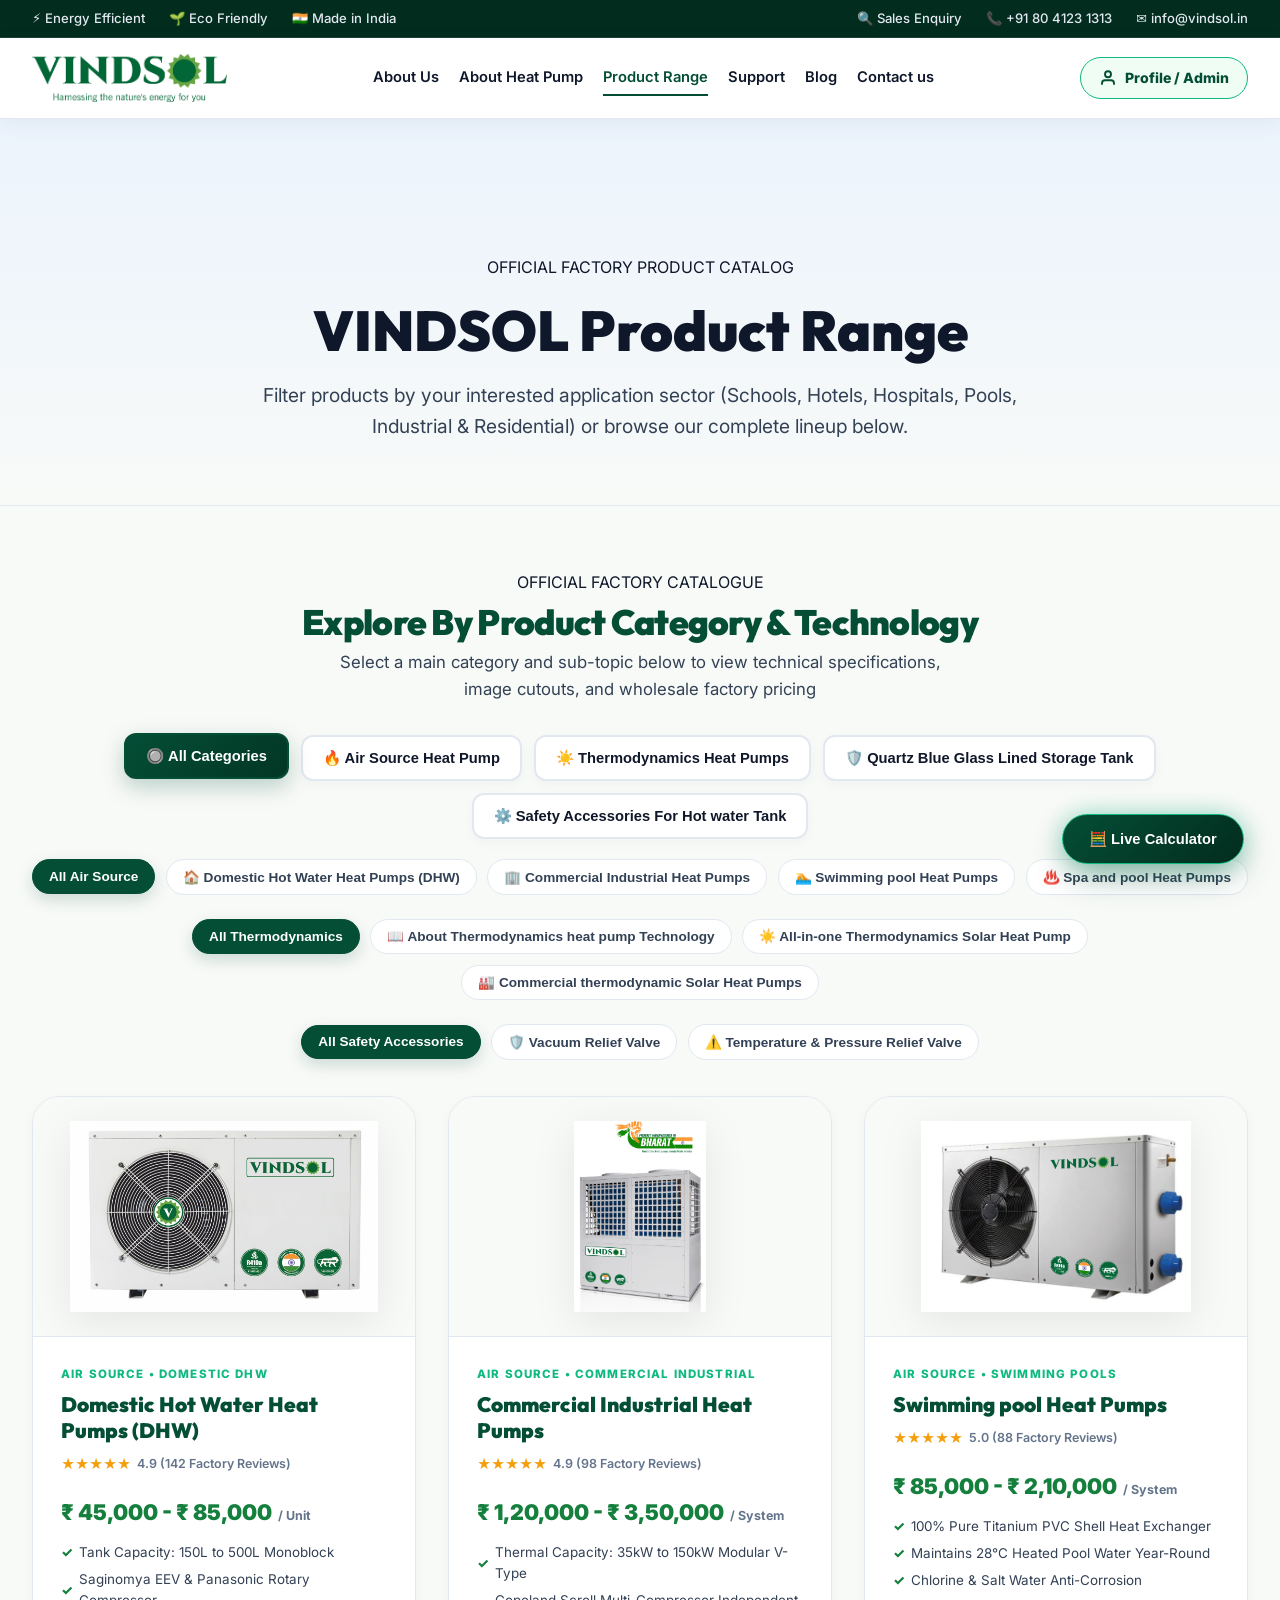
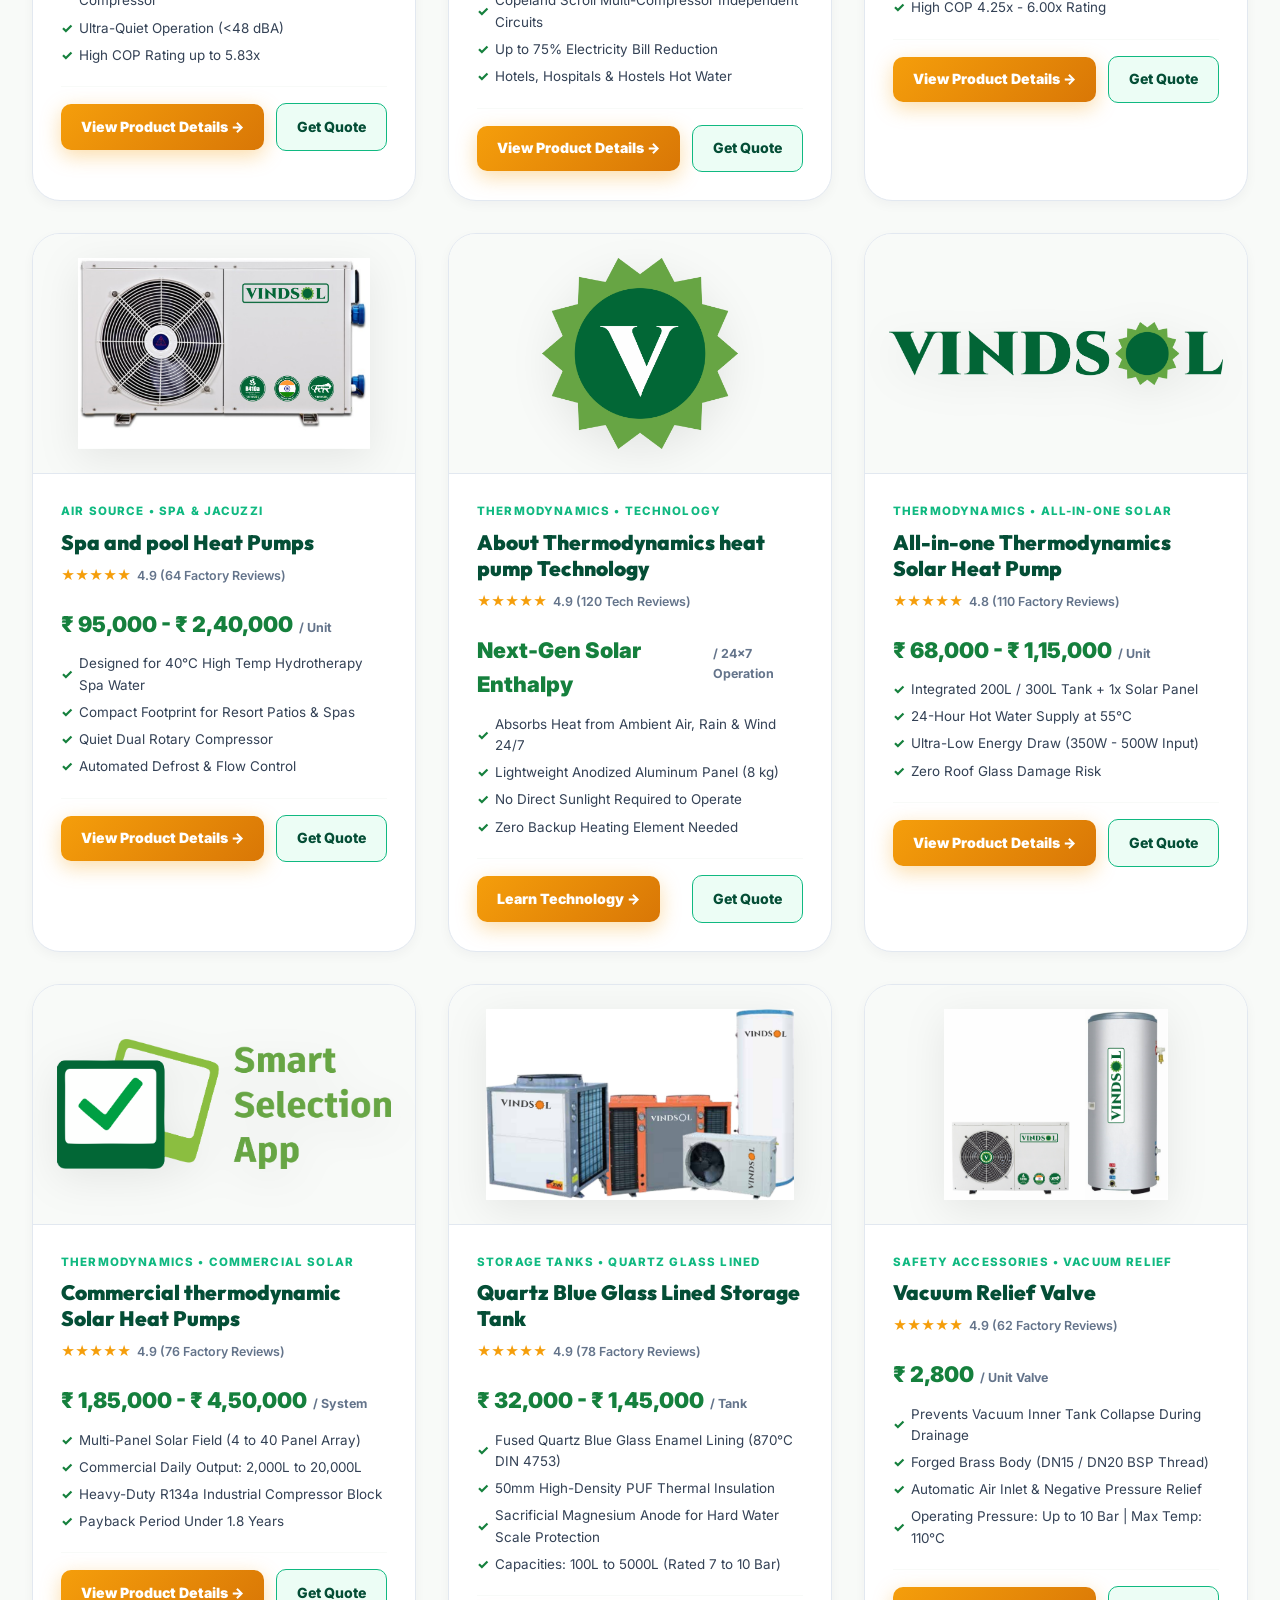
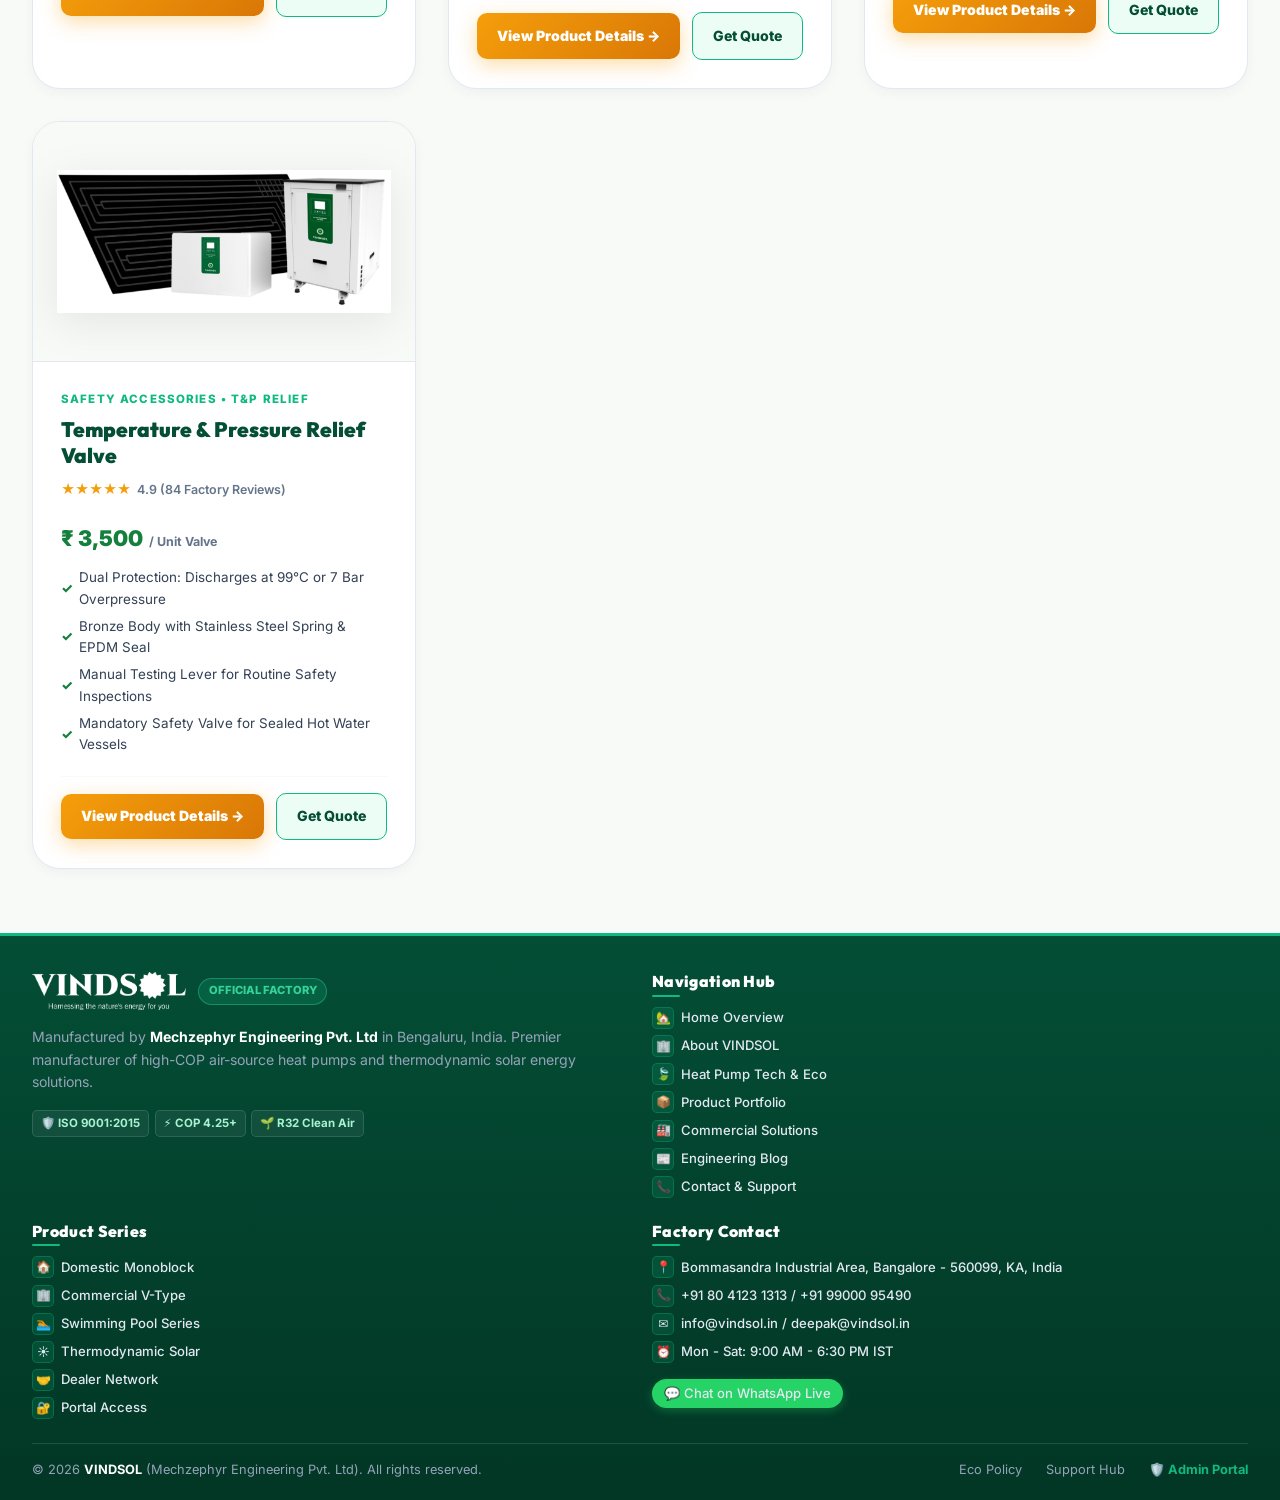
<file: products.html>
<!DOCTYPE html>
<html lang="en">
<head>
  <meta charset="UTF-8">
  <meta name="viewport" content="width=device-width, initial-scale=1.0">
  <title>Product Range & E-Commerce Catalog | VINDSOL Bengaluru</title>
  <meta name="description" content="Explore VINDSOL domestic, commercial, swimming pool, and thermodynamic solar heat pumps catalog with prices, ratings, technical specs, and instant quote requests.">
  <link rel="stylesheet" href="css/style.css">
</head>
<body>

  <!-- TOP UTILITY ANNOUNCEMENT BAR -->
  <div class="top-bar">
    <div class="container top-bar-container">
      <div class="top-bar-left">
        <span class="top-bar-item">⚡ Energy Efficient</span>
        <span class="top-bar-item">🌱 Eco Friendly</span>
        <span class="top-bar-item">🇮🇳 Made in India</span>
      </div>
      <div class="top-bar-right">
        <a href="contact.html" class="top-bar-item">🔍 Sales Enquiry</a>
        <a href="tel:+918041231313" class="top-bar-item">📞 +91 80 4123 1313</a>
        <a href="mailto:info@vindsol.in" class="top-bar-item">✉️ info@vindsol.in</a>
      </div>
    </div>
  </div>

  <!-- MAIN NAVIGATION HEADER -->
  <header class="header">
    <div class="container nav-container">
      <a href="index.html" class="logo-brand" aria-label="VINDSOL Homepage">
        <img src="assets/images/vindsol-official-logo.png" alt="Vindsol Heat Pump Solutions" class="logo-img">
      </a>

      <nav aria-label="Main Navigation">
        <ul class="nav-menu">
          <li><a href="about.html" class="nav-link">About Us</a></li>
          <li><a href="sustainability.html" class="nav-link">About Heat Pump</a></li>
          <li><a href="products.html" class="nav-link active">Product Range</a></li>
          <li><a href="support.html" class="nav-link">Support</a></li>
          <li><a href="blog.html" class="nav-link">Blog</a></li>
          <li><a href="contact.html" class="nav-link">Contact us</a></li>
        </ul>
      </nav>

      <div style="display: flex; align-items: center; gap: 0.75rem;">
        <a href="profile.html" class="nav-profile-btn" aria-label="User Profile">
          <svg width="18" height="18" viewBox="0 0 24 24" fill="none" stroke="currentColor" stroke-width="2.5"><path d="M20 21v-2a4 4 0 0 0-4-4H8a4 4 0 0 0-4 4v2"/><circle cx="12" cy="7" r="4"/></svg>
          <span>Profile / Admin</span>
        </a>
      </div>
    </div>
  </header>

  <!-- HERO BANNER -->
  <section style="padding-top: calc(var(--header-height) + 3.5rem); padding-bottom: 4rem; background: linear-gradient(180deg, #EBF3FC 0%, var(--bg-body) 100%); border-bottom: 1px solid var(--border-soft);">
    <div class="container" style="text-align: center; max-width: 840px;">
      <div class="blueprint-tag stagger-load-1" style="margin-bottom: 1rem;">OFFICIAL FACTORY PRODUCT CATALOG</div>
      <h1 class="stagger-load-2" style="font-size: 3.5rem; font-weight: 900; margin-bottom: 1rem;">VINDSOL Product Range</h1>
      <p class="stagger-load-3" style="font-size: 1.2rem; color: var(--text-secondary);">Filter products by your interested application sector (Schools, Hotels, Hospitals, Pools, Industrial &amp; Residential) or browse our complete lineup below.</p>
    </div>
  </section>

  <!-- AMAZON-STYLE PRODUCT GRID CATALOG WITH 2-TIER HIERARCHICAL NAVIGATION -->
  <section style="padding: 4rem 0;">
    <div class="container">
      
      <div class="section-header-compact" style="text-align: center; margin-bottom: 2rem;">
        <span class="blueprint-tag">OFFICIAL FACTORY CATALOGUE</span>
        <h2 style="font-size: 2.2rem; font-weight: 900; color: var(--color-primary); margin-top: 0.35rem;">Explore By Product Category &amp; Technology</h2>
        <p style="color: var(--text-secondary); max-width: 650px; margin: 0.35rem auto 0 auto;">Select a main category and sub-topic below to view technical specifications, image cutouts, and wholesale factory pricing</p>
      </div>

      <!-- TIER 1: MAIN CATEGORY TABS (FROM IMAGE 2) -->
      <div class="main-category-tab-bar">
        <button class="main-cat-btn active" data-main-cat="all">🔘 All Categories</button>
        <button class="main-cat-btn" data-main-cat="air-source">🔥 Air Source Heat Pump</button>
        <button class="main-cat-btn" data-main-cat="thermo">☀️ Thermodynamics Heat Pumps</button>
        <button class="main-cat-btn" data-main-cat="storage-tank">🛡️ Quartz Blue Glass Lined Storage Tank</button>
        <button class="main-cat-btn" data-main-cat="safety-acc">⚙️ Safety Accessories For Hot water Tank</button>
      </div>

      <!-- TIER 2: SUB-TOPIC FILTER PILL GROUPS (FROM IMAGES 3, 4, 5) -->
      <div class="sub-category-filter-wrapper" style="margin-top: 1.25rem;">
        
        <!-- Sub-Group 1: Air Source Heat Pump Subtopics (Image 3) -->
        <div class="sub-cat-pill-group product-category-filter-bar" data-for-main="air-source" style="display: flex;">
          <button class="sub-cat-btn sector-filter-btn active" data-sub-cat="all">All Air Source</button>
          <button class="sub-cat-btn sector-filter-btn" data-sub-cat="dhw">🏠 Domestic Hot Water Heat Pumps (DHW)</button>
          <button class="sub-cat-btn sector-filter-btn" data-sub-cat="commercial">🏢 Commercial Industrial Heat Pumps</button>
          <button class="sub-cat-btn sector-filter-btn" data-sub-cat="pool">🏊 Swimming pool Heat Pumps</button>
          <button class="sub-cat-btn sector-filter-btn" data-sub-cat="spa">♨️ Spa and pool Heat Pumps</button>
        </div>

        <!-- Sub-Group 2: Thermodynamics Heat Pumps Subtopics (Image 4) -->
        <div class="sub-cat-pill-group product-category-filter-bar" data-for-main="thermo" style="display: flex;">
          <button class="sub-cat-btn sector-filter-btn active" data-sub-cat="all">All Thermodynamics</button>
          <button class="sub-cat-btn sector-filter-btn" data-sub-cat="thermo-tech">📖 About Thermodynamics heat pump Technology</button>
          <button class="sub-cat-btn sector-filter-btn" data-sub-cat="thermo-allinone">☀️ All-in-one Thermodynamics Solar Heat Pump</button>
          <button class="sub-cat-btn sector-filter-btn" data-sub-cat="thermo-commercial">🏭 Commercial thermodynamic Solar Heat Pumps</button>
        </div>

        <!-- Sub-Group 3: Safety Accessories Subtopics (Image 5) -->
        <div class="sub-cat-pill-group product-category-filter-bar" data-for-main="safety-acc" style="display: flex;">
          <button class="sub-cat-btn sector-filter-btn active" data-sub-cat="all">All Safety Accessories</button>
          <button class="sub-cat-btn sector-filter-btn" data-sub-cat="vacuum-relief">🛡️ Vacuum Relief Valve</button>
          <button class="sub-cat-btn sector-filter-btn" data-sub-cat="tp-relief">⚠️ Temperature &amp; Pressure Relief Valve</button>
        </div>

      </div>

      <!-- GRAND PRODUCTS GRID -->
      <div class="grand-products-grid" style="margin-top: 2.25rem;">
        
        <!-- CARD 1: Domestic Hot Water Heat Pumps (DHW) (Image 3) -->
        <div class="grand-product-card" id="dhw" data-main-cat="air-source" data-sub-cat="dhw" data-sectors="residential hostels">
          <div class="grand-product-img-wrap">
            <img src="assets/images/products/dhw-monoblock.jpg" alt="Domestic Hot Water Heat Pumps (DHW)" class="grand-product-img">
          </div>
          <div class="grand-product-body">
            <span class="grand-product-tag">AIR SOURCE &bull; DOMESTIC DHW</span>
            <h3 class="grand-product-title">Domestic Hot Water Heat Pumps (DHW)</h3>
            <div class="product-rating-stars">★★★★★ <span>4.9 (142 Factory Reviews)</span></div>

            <div class="amazon-price-tag">
              ₹ 45,000 - ₹ 85,000 <small>/ Unit</small>
            </div>

            <ul class="product-specs-mini-list">
              <li>Tank Capacity: 150L to 500L Monoblock</li>
              <li>Saginomya EEV &amp; Panasonic Rotary Compressor</li>
              <li>Ultra-Quiet Operation (&lt;48 dBA)</li>
              <li>High COP Rating up to 5.83x</li>
            </ul>

            <div class="grand-product-footer">
              <a href="product-detail.html?id=dhw" class="btn-amazon-primary">View Product Details →</a>
              <a href="contact.html#quote" class="btn-amazon-secondary">Get Quote</a>
            </div>
          </div>
        </div>

        <!-- CARD 2: Commercial Industrial Heat Pumps (Image 3) -->
        <div class="grand-product-card" id="commercial" data-main-cat="air-source" data-sub-cat="commercial" data-sectors="hotels hospitals schools industrial hostels">
          <div class="grand-product-img-wrap">
            <img src="assets/images/products/vtype-commercial.jpg" alt="Commercial Industrial Heat Pumps" class="grand-product-img">
          </div>
          <div class="grand-product-body">
            <span class="grand-product-tag">AIR SOURCE &bull; COMMERCIAL INDUSTRIAL</span>
            <h3 class="grand-product-title">Commercial Industrial Heat Pumps</h3>
            <div class="product-rating-stars">★★★★★ <span>4.9 (98 Factory Reviews)</span></div>

            <div class="amazon-price-tag">
              ₹ 1,20,000 - ₹ 3,50,000 <small>/ System</small>
            </div>

            <ul class="product-specs-mini-list">
              <li>Thermal Capacity: 35kW to 150kW Modular V-Type</li>
              <li>Copeland Scroll Multi-Compressor Independent Circuits</li>
              <li>Up to 75% Electricity Bill Reduction</li>
              <li>Hotels, Hospitals &amp; Hostels Hot Water</li>
            </ul>

            <div class="grand-product-footer">
              <a href="product-detail.html?id=commercial" class="btn-amazon-primary">View Product Details →</a>
              <a href="contact.html#quote" class="btn-amazon-secondary">Get Quote</a>
            </div>
          </div>
        </div>

        <!-- CARD 3: Swimming pool Heat Pumps (Image 3) -->
        <div class="grand-product-card" id="pool" data-main-cat="air-source" data-sub-cat="pool" data-sectors="pools hotels schools">
          <div class="grand-product-img-wrap">
            <img src="assets/images/products/swimming-pool-titanium.png" alt="Swimming pool Heat Pumps" class="grand-product-img">
          </div>
          <div class="grand-product-body">
            <span class="grand-product-tag">AIR SOURCE &bull; SWIMMING POOLS</span>
            <h3 class="grand-product-title">Swimming pool Heat Pumps</h3>
            <div class="product-rating-stars">★★★★★ <span>5.0 (88 Factory Reviews)</span></div>

            <div class="amazon-price-tag">
              ₹ 85,000 - ₹ 2,10,000 <small>/ System</small>
            </div>

            <ul class="product-specs-mini-list">
              <li>100% Pure Titanium PVC Shell Heat Exchanger</li>
              <li>Maintains 28°C Heated Pool Water Year-Round</li>
              <li>Chlorine &amp; Salt Water Anti-Corrosion</li>
              <li>High COP 4.25x - 6.00x Rating</li>
            </ul>

            <div class="grand-product-footer">
              <a href="product-detail.html?id=pool" class="btn-amazon-primary">View Product Details →</a>
              <a href="contact.html#quote" class="btn-amazon-secondary">Get Quote</a>
            </div>
          </div>
        </div>

        <!-- CARD 4: Spa and pool Heat Pumps (Image 3) -->
        <div class="grand-product-card" id="spa" data-main-cat="air-source" data-sub-cat="spa" data-sectors="pools hotels residential">
          <div class="grand-product-img-wrap">
            <img src="assets/images/products/spa-pool-heater.png" alt="Spa and pool Heat Pumps" class="grand-product-img">
          </div>
          <div class="grand-product-body">
            <span class="grand-product-tag">AIR SOURCE &bull; SPA &amp; JACUZZI</span>
            <h3 class="grand-product-title">Spa and pool Heat Pumps</h3>
            <div class="product-rating-stars">★★★★★ <span>4.9 (64 Factory Reviews)</span></div>

            <div class="amazon-price-tag">
              ₹ 95,000 - ₹ 2,40,000 <small>/ Unit</small>
            </div>

            <ul class="product-specs-mini-list">
              <li>Designed for 40°C High Temp Hydrotherapy Spa Water</li>
              <li>Compact Footprint for Resort Patios &amp; Spas</li>
              <li>Quiet Dual Rotary Compressor</li>
              <li>Automated Defrost &amp; Flow Control</li>
            </ul>

            <div class="grand-product-footer">
              <a href="product-detail.html?id=spa" class="btn-amazon-primary">View Product Details →</a>
              <a href="contact.html#quote" class="btn-amazon-secondary">Get Quote</a>
            </div>
          </div>
        </div>

        <!-- CARD 5: About Thermodynamics heat pump Technology (Image 4) -->
        <div class="grand-product-card" id="thermo-tech" data-main-cat="thermo" data-sub-cat="thermo-tech" data-sectors="residential hotels industrial">
          <div class="grand-product-img-wrap">
            <img src="assets/images/products/thermo-solar-collector.png" alt="About Thermodynamics heat pump Technology" class="grand-product-img">
          </div>
          <div class="grand-product-body">
            <span class="grand-product-tag">THERMODYNAMICS &bull; TECHNOLOGY</span>
            <h3 class="grand-product-title">About Thermodynamics heat pump Technology</h3>
            <div class="product-rating-stars">★★★★★ <span>4.9 (120 Tech Reviews)</span></div>

            <div class="amazon-price-tag">
              Next-Gen Solar Enthalpy <small>/ 24x7 Operation</small>
            </div>

            <ul class="product-specs-mini-list">
              <li>Absorbs Heat from Ambient Air, Rain &amp; Wind 24/7</li>
              <li>Lightweight Anodized Aluminum Panel (8 kg)</li>
              <li>No Direct Sunlight Required to Operate</li>
              <li>Zero Backup Heating Element Needed</li>
            </ul>

            <div class="grand-product-footer">
              <a href="sustainability.html" class="btn-amazon-primary">Learn Technology →</a>
              <a href="contact.html#quote" class="btn-amazon-secondary">Get Quote</a>
            </div>
          </div>
        </div>

        <!-- CARD 6: All-in-one Thermodynamics Solar Heat Pump (Image 4) -->
        <div class="grand-product-card" id="thermo-allinone" data-main-cat="thermo" data-sub-cat="thermo-allinone" data-sectors="residential hotels">
          <div class="grand-product-img-wrap">
            <img src="assets/images/products/thermo-allinone-solar.png" alt="All-in-one Thermodynamics Solar Heat Pump" class="grand-product-img">
          </div>
          <div class="grand-product-body">
            <span class="grand-product-tag">THERMODYNAMICS &bull; ALL-IN-ONE SOLAR</span>
            <h3 class="grand-product-title">All-in-one Thermodynamics Solar Heat Pump</h3>
            <div class="product-rating-stars">★★★★★ <span>4.8 (110 Factory Reviews)</span></div>

            <div class="amazon-price-tag">
              ₹ 68,000 - ₹ 1,15,000 <small>/ Unit</small>
            </div>

            <ul class="product-specs-mini-list">
              <li>Integrated 200L / 300L Tank + 1x Solar Panel</li>
              <li>24-Hour Hot Water Supply at 55°C</li>
              <li>Ultra-Low Energy Draw (350W - 500W Input)</li>
              <li>Zero Roof Glass Damage Risk</li>
            </ul>

            <div class="grand-product-footer">
              <a href="product-detail.html?id=thermo-allinone" class="btn-amazon-primary">View Product Details →</a>
              <a href="contact.html#quote" class="btn-amazon-secondary">Get Quote</a>
            </div>
          </div>
        </div>

        <!-- CARD 7: Commercial thermodynamic Solar Heat Pumps (Image 4) -->
        <div class="grand-product-card" id="thermo-commercial" data-main-cat="thermo" data-sub-cat="thermo-commercial" data-sectors="hotels hospitals industrial">
          <div class="grand-product-img-wrap">
            <img src="assets/images/products/thermo-commercial-array.png" alt="Commercial thermodynamic Solar Heat Pumps" class="grand-product-img">
          </div>
          <div class="grand-product-body">
            <span class="grand-product-tag">THERMODYNAMICS &bull; COMMERCIAL SOLAR</span>
            <h3 class="grand-product-title">Commercial thermodynamic Solar Heat Pumps</h3>
            <div class="product-rating-stars">★★★★★ <span>4.9 (76 Factory Reviews)</span></div>

            <div class="amazon-price-tag">
              ₹ 1,85,000 - ₹ 4,50,000 <small>/ System</small>
            </div>

            <ul class="product-specs-mini-list">
              <li>Multi-Panel Solar Field (4 to 40 Panel Array)</li>
              <li>Commercial Daily Output: 2,000L to 20,000L</li>
              <li>Heavy-Duty R134a Industrial Compressor Block</li>
              <li>Payback Period Under 1.8 Years</li>
            </ul>

            <div class="grand-product-footer">
              <a href="product-detail.html?id=thermo-commercial" class="btn-amazon-primary">View Product Details →</a>
              <a href="contact.html#quote" class="btn-amazon-secondary">Get Quote</a>
            </div>
          </div>
        </div>

        <!-- CARD 8: Quartz Blue Glass Lined Storage Tank (Image 2 Main 3) -->
        <div class="grand-product-card" id="storage-tank" data-main-cat="storage-tank" data-sub-cat="storage-tank" data-sectors="hotels hospitals industrial residential">
          <div class="grand-product-img-wrap">
            <img src="assets/images/products/quartz-glass-tank.png" alt="Quartz Blue Glass Lined Storage Tank" class="grand-product-img">
          </div>
          <div class="grand-product-body">
            <span class="grand-product-tag">STORAGE TANKS &bull; QUARTZ GLASS LINED</span>
            <h3 class="grand-product-title">Quartz Blue Glass Lined Storage Tank</h3>
            <div class="product-rating-stars">★★★★★ <span>4.9 (78 Factory Reviews)</span></div>

            <div class="amazon-price-tag">
              ₹ 32,000 - ₹ 1,45,000 <small>/ Tank</small>
            </div>

            <ul class="product-specs-mini-list">
              <li>Fused Quartz Blue Glass Enamel Lining (870°C DIN 4753)</li>
              <li>50mm High-Density PUF Thermal Insulation</li>
              <li>Sacrificial Magnesium Anode for Hard Water Scale Protection</li>
              <li>Capacities: 100L to 5000L (Rated 7 to 10 Bar)</li>
            </ul>

            <div class="grand-product-footer">
              <a href="product-detail.html?id=storage-tanks" class="btn-amazon-primary">View Product Details →</a>
              <a href="contact.html#quote" class="btn-amazon-secondary">Get Quote</a>
            </div>
          </div>
        </div>

        <!-- CARD 9: Vacuum Relief Valve (Image 5) -->
        <div class="grand-product-card" id="vacuum-relief" data-main-cat="safety-acc" data-sub-cat="vacuum-relief" data-sectors="hotels industrial residential">
          <div class="grand-product-img-wrap">
            <img src="assets/images/products/vacuum-relief-valve.png" alt="Vacuum Relief Valve" class="grand-product-img">
          </div>
          <div class="grand-product-body">
            <span class="grand-product-tag">SAFETY ACCESSORIES &bull; VACUUM RELIEF</span>
            <h3 class="grand-product-title">Vacuum Relief Valve</h3>
            <div class="product-rating-stars">★★★★★ <span>4.9 (62 Factory Reviews)</span></div>

            <div class="amazon-price-tag">
              ₹ 2,800 <small>/ Unit Valve</small>
            </div>

            <ul class="product-specs-mini-list">
              <li>Prevents Vacuum Inner Tank Collapse During Drainage</li>
              <li>Forged Brass Body (DN15 / DN20 BSP Thread)</li>
              <li>Automatic Air Inlet &amp; Negative Pressure Relief</li>
              <li>Operating Pressure: Up to 10 Bar | Max Temp: 110°C</li>
            </ul>

            <div class="grand-product-footer">
              <a href="product-detail.html?id=vacuum-valve" class="btn-amazon-primary">View Product Details →</a>
              <a href="contact.html#quote" class="btn-amazon-secondary">Get Quote</a>
            </div>
          </div>
        </div>

        <!-- CARD 10: Temperature & Pressure Relief Valve (Image 5) -->
        <div class="grand-product-card" id="tp-relief" data-main-cat="safety-acc" data-sub-cat="tp-relief" data-sectors="hotels industrial residential">
          <div class="grand-product-img-wrap">
            <img src="assets/images/products/tp-relief-valve.png" alt="Temperature & Pressure Relief Valve" class="grand-product-img">
          </div>
          <div class="grand-product-body">
            <span class="grand-product-tag">SAFETY ACCESSORIES &bull; T&amp;P RELIEF</span>
            <h3 class="grand-product-title">Temperature &amp; Pressure Relief Valve</h3>
            <div class="product-rating-stars">★★★★★ <span>4.9 (84 Factory Reviews)</span></div>

            <div class="amazon-price-tag">
              ₹ 3,500 <small>/ Unit Valve</small>
            </div>

            <ul class="product-specs-mini-list">
              <li>Dual Protection: Discharges at 99°C or 7 Bar Overpressure</li>
              <li>Bronze Body with Stainless Steel Spring &amp; EPDM Seal</li>
              <li>Manual Testing Lever for Routine Safety Inspections</li>
              <li>Mandatory Safety Valve for Sealed Hot Water Vessels</li>
            </ul>

            <div class="grand-product-footer">
              <a href="product-detail.html?id=tp-valve" class="btn-amazon-primary">View Product Details →</a>
              <a href="contact.html#quote" class="btn-amazon-secondary">Get Quote</a>
            </div>
          </div>
        </div>

      </div>

    </div>
  </section>

  <!-- FOOTER -->
  <!-- =========================================================================
       GLOBAL 2026 CLEAN-TECH FOOTER
       ========================================================================= -->
  <footer class="footer">
    <div class="container">
      <div class="footer-grid">
        
        <!-- Column 1: Brand & Enterprise Information -->
        <div>
          <div style="display: flex; align-items: center; gap: 0.75rem; margin-bottom: 1rem;">
            <img src="assets/images/vindsol-official-logo.png" alt="VINDSOL Logo" style="height: 38px; filter: brightness(0) invert(1);">
            <span style="background: rgba(16, 185, 129, 0.2); color: #34D399; font-size: 0.7rem; font-weight: 800; padding: 0.2rem 0.6rem; border-radius: 99px; border: 1px solid rgba(52, 211, 153, 0.4); text-transform: uppercase;">
              OFFICIAL FACTORY
            </span>
          </div>
          <p style="color: #94A3B8; font-size: 0.88rem; line-height: 1.6; margin-bottom: 1rem;">
            Manufactured by <strong style="color: #FFFFFF;">Mechzephyr Engineering Pvt. Ltd</strong> in Bengaluru, India. Premier manufacturer of high-COP air-source heat pumps and thermodynamic solar energy solutions.
          </p>
          <div class="footer-trust-badges">
            <span class="footer-badge-item">🛡️ ISO 9001:2015</span>
            <span class="footer-badge-item">⚡ COP 4.25+</span>
            <span class="footer-badge-item">🌱 R32 Clean Air</span>
          </div>
        </div>

        <!-- Column 2: Navigation Hub (Icons for ALL Lines) -->
        <div>
          <h4 class="footer-col-title">Navigation Hub</h4>
          <ul class="footer-links">
            <li><a href="index.html"><span class="footer-icon-badge">🏡</span> Home Overview</a></li>
            <li><a href="about.html"><span class="footer-icon-badge">🏢</span> About VINDSOL</a></li>
            <li><a href="sustainability.html"><span class="footer-icon-badge">🍃</span> Heat Pump Tech &amp; Eco</a></li>
            <li><a href="products.html"><span class="footer-icon-badge">📦</span> Product Portfolio</a></li>
            <li><a href="applications.html"><span class="footer-icon-badge">🏭</span> Commercial Solutions</a></li>
            <li><a href="blog.html"><span class="footer-icon-badge">📰</span> Engineering Blog</a></li>
            <li><a href="contact.html"><span class="footer-icon-badge">📞</span> Contact &amp; Support</a></li>
          </ul>
        </div>

        <!-- Column 3: Heat Pump Series (Icons for ALL Lines) -->
        <div>
          <h4 class="footer-col-title">Product Series</h4>
          <ul class="footer-links">
            <li><a href="products.html#domestic"><span class="footer-icon-badge">🏠</span> Domestic Monoblock</a></li>
            <li><a href="products.html#commercial"><span class="footer-icon-badge">🏢</span> Commercial V-Type</a></li>
            <li><a href="products.html#pool"><span class="footer-icon-badge">🏊</span> Swimming Pool Series</a></li>
            <li><a href="products.html#solar"><span class="footer-icon-badge">☀️</span> Thermodynamic Solar</a></li>
            <li><a href="partner.html"><span class="footer-icon-badge">🤝</span> Dealer Network</a></li>
            <li><a href="profile.html"><span class="footer-icon-badge">🔐</span> Portal Access</a></li>
          </ul>
        </div>

        <!-- Column 4: Factory Contact & Live Help (Icons for ALL Lines) -->
        <div>
          <h4 class="footer-col-title">Factory Contact</h4>
          <ul class="footer-links">
            <li>
              <div class="footer-contact-item">
                <span class="footer-icon-badge">📍</span>
                <span>Bommasandra Industrial Area, Bangalore - 560099, KA, India</span>
              </div>
            </li>
            <li>
              <a href="tel:+918041231313">
                <span class="footer-icon-badge">📞</span>
                <span>+91 80 4123 1313 / +91 99000 95490</span>
              </a>
            </li>
            <li>
              <a href="mailto:info@vindsol.in">
                <span class="footer-icon-badge">✉️</span>
                <span>info@vindsol.in / deepak@vindsol.in</span>
              </a>
            </li>
            <li>
              <div class="footer-contact-item">
                <span class="footer-icon-badge">⏰</span>
                <span>Mon - Sat: 9:00 AM - 6:30 PM IST</span>
              </div>
            </li>
            <li style="margin-top: 0.4rem;">
              <a href="https://wa.me/919900095490" target="_blank" class="footer-wa-pill">
                💬 Chat on WhatsApp Live
              </a>
            </li>
          </ul>
        </div>

      </div>

      <!-- Footer Bottom -->
      <div class="footer-bottom">
        <div>
          &copy; 2026 <strong style="color: #FFFFFF;">VINDSOL</strong> (Mechzephyr Engineering Pvt. Ltd). All rights reserved.
        </div>
        <div style="display: flex; gap: 1.5rem; align-items: center;">
          <a href="sustainability.html" style="color: #94A3B8; text-decoration: none;">Eco Policy</a>
          <a href="support.html" style="color: #94A3B8; text-decoration: none;">Support Hub</a>
          <a href="admin.html" style="color: #10B981; font-weight: 700; text-decoration: none;">🛡️ Admin Portal</a>
        </div>
      </div>

    </div>
  </footer>

  <!-- FLOATING CALCULATOR MODAL & TRIGGER BUTTON -->
  <button class="floating-calc-trigger open-calc-modal" aria-label="Open Savings Calculator">
    🧮 Live Calculator
  </button>

  <div class="calc-modal-overlay" id="calcModalOverlay">
    <div class="calc-modal-card">
      <button class="calc-modal-close" id="closeCalcModalBtn" aria-label="Close Calculator Modal">&times;</button>
      
      <div style="margin-bottom: 1.25rem; display: flex; align-items: center; justify-content: space-between; flex-wrap: wrap; gap: 1rem; border-bottom: 2px solid #E2E8F0; padding-bottom: 0.85rem;">
        <div>
          <div class="blueprint-tag">OFFICIAL VINDSOL PROFORMA QUOTATION CALCULATOR</div>
          <h3 style="font-size: 1.6rem; font-weight: 900; color: var(--color-primary); margin-top: 0.25rem;">Instant Proforma Quotation &amp; Sizing Hub</h3>
        </div>
        <div style="text-align: right; font-size: 0.8rem; font-weight: 700; color: var(--text-muted);">
          <div>Ref: <strong style="color: var(--color-primary);" id="quoteRefNo">VIN/2026/QT-8421</strong></div>
          <div>Date: <strong id="quoteDate">05 Aug 2026</strong></div>
        </div>
      </div>

      <!-- Customer Details Header Inputs -->
      <div style="background: #F8FAF8; border: 1px solid var(--border-soft); border-radius: 10px; padding: 0.85rem 1rem; margin-bottom: 1.25rem; display: grid; grid-template-columns: repeat(3, 1fr); gap: 0.85rem;">
        <div>
          <label style="font-size: 0.75rem; font-weight: 700; color: var(--text-muted); display: block;" for="custName">Customer / Company Name</label>
          <input type="text" id="custName" class="form-input-custom" value="Royal Palms Hotel" style="padding: 0.4rem 0.6rem; font-size: 0.85rem;">
        </div>
        <div>
          <label style="font-size: 0.75rem; font-weight: 700; color: var(--text-muted); display: block;" for="custMobile">WhatsApp / Phone No</label>
          <input type="text" id="custMobile" class="form-input-custom" value="+91 98765 43210" style="padding: 0.4rem 0.6rem; font-size: 0.85rem;">
        </div>
        <div>
          <label style="font-size: 0.75rem; font-weight: 700; color: var(--text-muted); display: block;" for="custCity">Site Location / City</label>
          <input type="text" id="custCity" class="form-input-custom" value="Bengaluru, KA" style="padding: 0.4rem 0.6rem; font-size: 0.85rem;">
        </div>
      </div>

      <!-- Mode Switcher Tabs -->
      <div class="calc-nav-tabs">
        <button class="calc-nav-btn active" data-calc-tab="tab-comm-calc">
          🏢 Commercial Hot Water Quote
        </button>
        <button class="calc-nav-btn" data-calc-tab="tab-pool-calc">
          🏊 Swimming Pool &amp; Spa Quote
        </button>
        <button class="calc-nav-btn" data-calc-tab="tab-dom-calc">
          🏠 Residential Domestic Quote
        </button>
        <button class="calc-nav-btn" data-calc-tab="tab-custom-calc" style="color: #FFD700; font-weight: 900;">
          🛠️ Custom Special Product Request
        </button>
      </div>

      <!-- TAB 1: Commercial Hot Water Sizer & Quote -->
      <div class="calc-tab-pane active" id="tab-comm-calc">
        <div class="calc-grid-layout">
          
          <div class="calc-input-box">
            <h4 style="font-size: 0.95rem; font-weight: 800; color: #15803D; margin-bottom: 0.85rem;">1. Operating Thermal Parameters</h4>
            
            <div class="form-field-group">
              <label class="form-label-custom" for="commVolume">Daily Hot Water Demand (Liters / Day)</label>
              <input type="number" id="commVolume" class="form-input-custom" value="1000" step="100">
            </div>

            <div style="display: grid; grid-template-columns: 1fr 1fr; gap: 0.85rem;">
              <div class="form-field-group">
                <label class="form-label-custom" for="commT1">Cold Water In (°C)</label>
                <input type="number" id="commT1" class="form-input-custom" value="20" step="1">
              </div>
              <div class="form-field-group">
                <label class="form-label-custom" for="commT2">Target Hot Water (°C)</label>
                <input type="number" id="commT2" class="form-input-custom" value="55" step="1">
              </div>
            </div>

            <div style="display: grid; grid-template-columns: 1fr 1fr; gap: 0.85rem;">
              <div class="form-field-group">
                <label class="form-label-custom" for="commHT">Heating Window (Hrs/Day)</label>
                <input type="number" id="commHT" class="form-input-custom" value="8" step="0.5">
              </div>
              <div class="form-field-group">
                <label class="form-label-custom" for="commTariff">Tariff Rate (₹ / kWh)</label>
                <input type="number" id="commTariff" class="form-input-custom" value="8.00" step="0.25">
              </div>
            </div>
          </div>

          <div class="calc-results-box">
            <div class="calc-results-title">
              <span>Proforma Quotation Breakdown</span>
              <span>⚡ COP 4.25x</span>
            </div>

            <div class="calc-metric-grid">
              <div class="calc-metric-card">
                <span class="calc-metric-label">Required Heat Pump</span>
                <div class="calc-metric-val" id="commKWVal">5.1 kW</div>
              </div>
              <div class="calc-metric-card">
                <span class="calc-metric-label">Daily Net Load</span>
                <div class="calc-metric-val" id="commKcalVal">41 kWh/day</div>
              </div>
            </div>

            <!-- Bill of Materials (BOM) Itemized Quotation Table -->
            <table class="quote-bom-table">
              <thead>
                <tr>
                  <th>Equipment Description</th>
                  <th style="text-align: right;">Amount (₹)</th>
                </tr>
              </thead>
              <tbody id="commBomTableBody">
                <tr>
                  <td>VDHP 11000 MB Monoblock (10 kW)</td>
                  <td style="text-align: right;">₹ 98,000</td>
                </tr>
                <tr>
                  <td>Quartz Blue Glass Tank (1000L)</td>
                  <td style="text-align: right;">₹ 45,000</td>
                </tr>
                <tr>
                  <td>Safety Valve Package (VRV + TPRV)</td>
                  <td style="text-align: right;">₹ 8,500</td>
                </tr>
                <tr>
                  <td>Freight &amp; Factory Commissioning</td>
                  <td style="text-align: right;">₹ 6,500</td>
                </tr>
                <tr class="quote-total-row">
                  <td>Total Investment Excl. Tax</td>
                  <td style="text-align: right;" id="commSubtotalVal">₹ 1,58,000</td>
                </tr>
                <tr class="quote-total-row" style="background: rgba(255, 215, 0, 0.2); color: #FFFFFF;">
                  <td>Grand Total (Incl. 18% GST)</td>
                  <td style="text-align: right; font-size: 1.15rem; color: #FFD700;" id="commGrandTotalVal">₹ 1,86,440</td>
                </tr>
              </tbody>
            </table>

            <div style="margin-top: 0.85rem; font-size: 0.8rem; color: #DCFCE7; display: flex; justify-content: space-between;">
              <span>Annual Power Savings: <strong style="color: #FFD700;" id="commYearlySavingsVal">₹ 1,04,076</strong></span>
              <span>ROI Payback: <strong style="color: #86EFAC;" id="commPaybackVal">0.9 Yrs</strong></span>
            </div>

            <div style="display: grid; grid-template-columns: 1fr 1fr 1.2fr; gap: 0.5rem; margin-top: 1.25rem;">
              <button onclick="window.print()" class="btn-buy-secondary" style="background: rgba(255,255,255,0.2); color: #FFF; border: 1px solid #FFF; padding: 0.6rem; font-size: 0.8rem; justify-content: center;">
                🖨️ Print PDF
              </button>
              <a href="#" id="commWaBtn" target="_blank" class="btn-buy-primary" style="background: #25D366; color: #FFF; border: none; padding: 0.6rem; font-size: 0.8rem; justify-content: center;">
                📱 WhatsApp
              </a>
              <button onclick="submitQuoteToVindsol('Commercial Hot Water')" class="btn-buy-primary" style="background: #10B981; color: #FFF; border: none; padding: 0.6rem; font-size: 0.8rem; justify-content: center; font-weight: 900;">
                📩 Submit to VINDSOL
              </button>
            </div>

          </div>

        </div>
      </div>

      <!-- TAB 2: Swimming Pool & Spa Quote -->
      <div class="calc-tab-pane" id="tab-pool-calc">
        <div class="calc-grid-layout">
          
          <div class="calc-input-box">
            <h4 style="font-size: 0.95rem; font-weight: 800; color: #15803D; margin-bottom: 0.85rem;">Pool Dimensions &amp; Environment</h4>
            
            <div class="form-field-group">
              <label class="form-label-custom" for="poolVol">Pool Volume (m³ / Cubic Meters)</label>
              <input type="number" id="poolVol" class="form-input-custom" value="100" step="10">
            </div>

            <div style="display: grid; grid-template-columns: 1fr 1fr; gap: 0.85rem;">
              <div class="form-field-group">
                <label class="form-label-custom" for="poolType">Pool Location</label>
                <select id="poolType" class="form-select-custom">
                  <option value="outdoor" selected>Outdoor Pool</option>
                  <option value="indoor">Indoor Pool</option>
                </select>
              </div>
              <div class="form-field-group">
                <label class="form-label-custom" for="poolAmb">Ambient Temp (°C)</label>
                <input type="number" id="poolAmb" class="form-input-custom" value="20" step="1">
              </div>
            </div>

            <div style="display: grid; grid-template-columns: 1fr 1fr; gap: 0.85rem;">
              <div class="form-field-group">
                <label class="form-label-custom" for="poolT2">Target Pool Temp (°C)</label>
                <input type="number" id="poolT2" class="form-input-custom" value="28" step="1">
              </div>
              <div class="form-field-group">
                <label class="form-label-custom" for="poolT1">Fresh Water Input (°C)</label>
                <input type="number" id="poolT1" class="form-input-custom" value="15" step="1">
              </div>
            </div>
          </div>

          <div class="calc-results-box">
            <div class="calc-results-title">
              <span>Titanium Pool Quotation</span>
              <span>🏊 Titanium Exchanger</span>
            </div>

            <div class="calc-metric-grid">
              <div class="calc-metric-card">
                <span class="calc-metric-label">Heat Load Capacity</span>
                <div class="calc-metric-val" id="poolKWVal">31.5 kW</div>
              </div>
              <div class="calc-metric-card">
                <span class="calc-metric-label">Initial Warmup</span>
                <div class="calc-metric-val" id="poolFHVal">23.0 kW</div>
              </div>
            </div>

            <table class="quote-bom-table">
              <thead>
                <tr>
                  <th>Equipment Description</th>
                  <th style="text-align: right;">Amount (₹)</th>
                </tr>
              </thead>
              <tbody id="poolBomTableBody">
                <tr>
                  <td>VPHP 3500 Pool Heater (35 kW Titanium)</td>
                  <td style="text-align: right;">₹ 1,95,000</td>
                </tr>
                <tr>
                  <td>Titanium Water Heat Exchanger Circuit</td>
                  <td style="text-align: right;">Included</td>
                </tr>
                <tr>
                  <td>Freight &amp; Commissioning</td>
                  <td style="text-align: right;">₹ 8,500</td>
                </tr>
                <tr class="quote-total-row">
                  <td>Subtotal Excl. Tax</td>
                  <td style="text-align: right;" id="poolSubtotalVal">₹ 2,03,500</td>
                </tr>
                <tr class="quote-total-row" style="background: rgba(255, 215, 0, 0.2); color: #FFFFFF;">
                  <td>Grand Total (Incl. 18% GST)</td>
                  <td style="text-align: right; font-size: 1.15rem; color: #FFD700;" id="poolGrandTotalVal">₹ 2,40,130</td>
                </tr>
              </tbody>
            </table>

            <div style="display: grid; grid-template-columns: 1fr 1fr 1.2fr; gap: 0.5rem; margin-top: 1.25rem;">
              <button onclick="window.print()" class="btn-buy-secondary" style="background: rgba(255,255,255,0.2); color: #FFF; border: 1px solid #FFF; padding: 0.6rem; font-size: 0.8rem; justify-content: center;">
                🖨️ Print PDF
              </button>
              <a href="#" id="poolWaBtn" target="_blank" class="btn-buy-primary" style="background: #25D366; color: #FFF; border: none; padding: 0.6rem; font-size: 0.8rem; justify-content: center;">
                📱 WhatsApp
              </a>
              <button onclick="submitQuoteToVindsol('Swimming Pool & Spa')" class="btn-buy-primary" style="background: #10B981; color: #FFF; border: none; padding: 0.6rem; font-size: 0.8rem; justify-content: center; font-weight: 900;">
                📩 Submit to VINDSOL
              </button>
            </div>

          </div>

        </div>
      </div>

      <!-- TAB 3: Residential Domestic Quote -->
      <div class="calc-tab-pane" id="tab-dom-calc">
        <div class="calc-grid-layout">
          
          <div class="calc-input-box">
            <h4 style="font-size: 0.95rem; font-weight: 800; color: #15803D; margin-bottom: 0.85rem;">Residential Water Usage</h4>
            
            <div class="form-field-group">
              <label class="form-label-custom" for="calcPeople">Family Size / Occupants</label>
              <input type="number" id="calcPeople" class="form-input-custom" value="4" min="1" max="50">
            </div>

            <div class="form-field-group">
              <label class="form-label-custom" for="calcLitres">Daily Hot Water Demand (Liters)</label>
              <input type="number" id="calcLitres" class="form-input-custom" value="200" step="50">
            </div>

            <div style="display: grid; grid-template-columns: 1fr 1fr; gap: 0.85rem;">
              <div class="form-field-group">
                <label class="form-label-custom" for="calcHeaterType">Existing System</label>
                <select id="calcHeaterType" class="form-select-custom">
                  <option value="geyser" selected>Electric Geyser (0.9)</option>
                  <option value="boiler">Diesel Boiler (0.7)</option>
                  <option value="solar">Solar Backup (1.5)</option>
                </select>
              </div>
              <div class="form-field-group">
                <label class="form-label-custom" for="calcTariff">Tariff (₹/kWh)</label>
                <input type="number" id="calcTariff" class="form-input-custom" value="8.00" step="0.25">
              </div>
            </div>
          </div>

          <div class="calc-results-box">
            <div class="calc-results-title">
              <span>Domestic Monoblock Quote</span>
              <span>🏠 Residential</span>
            </div>

            <div class="calc-metric-grid">
              <div class="calc-metric-card">
                <span class="calc-metric-label">Monthly Savings</span>
                <div class="calc-metric-val" id="monthlySavingsVal" style="color: #86EFAC;">₹ 1,922</div>
              </div>
              <div class="calc-metric-card">
                <span class="calc-metric-label">Est. Payback</span>
                <div class="calc-metric-val" id="paybackPeriodVal">2.8 Years</div>
              </div>
            </div>

            <table class="quote-bom-table">
              <thead>
                <tr>
                  <th>Equipment Description</th>
                  <th style="text-align: right;">Amount (₹)</th>
                </tr>
              </thead>
              <tbody id="domBomTableBody">
                <tr>
                  <td>VDHP 4500 MB All-in-One (200L)</td>
                  <td style="text-align: right;">₹ 65,000</td>
                </tr>
                <tr>
                  <td>Standard Installation &amp; Piping Kit</td>
                  <td style="text-align: right;">₹ 4,500</td>
                </tr>
                <tr class="quote-total-row">
                  <td>Subtotal Excl. Tax</td>
                  <td style="text-align: right;" id="domSubtotalVal">₹ 69,500</td>
                </tr>
                <tr class="quote-total-row" style="background: rgba(255, 215, 0, 0.2); color: #FFFFFF;">
                  <td>Grand Total (Incl. 18% GST)</td>
                  <td style="text-align: right; font-size: 1.15rem; color: #FFD700;" id="domGrandTotalVal">₹ 82,010</td>
                </tr>
              </tbody>
            </table>

            <div style="display: grid; grid-template-columns: 1fr 1fr 1.2fr; gap: 0.5rem; margin-top: 1.25rem;">
              <button onclick="window.print()" class="btn-buy-secondary" style="background: rgba(255,255,255,0.2); color: #FFF; border: 1px solid #FFF; padding: 0.6rem; font-size: 0.8rem; justify-content: center;">
                🖨️ Print PDF
              </button>
              <a href="#" id="domWaBtn" target="_blank" class="btn-buy-primary" style="background: #25D366; color: #FFF; border: none; padding: 0.6rem; font-size: 0.8rem; justify-content: center;">
                📱 WhatsApp
              </a>
              <button onclick="submitQuoteToVindsol('Residential Domestic')" class="btn-buy-primary" style="background: #10B981; color: #FFF; border: none; padding: 0.6rem; font-size: 0.8rem; justify-content: center; font-weight: 900;">
                📩 Submit to VINDSOL
              </button>
            </div>

          </div>

        </div>
      </div>

      <!-- TAB 4: Custom Special Products Engineering Request -->
      <div class="calc-tab-pane" id="tab-custom-calc">
        <div style="background: #022C1E; color: #FFF; border-radius: 16px; padding: 2rem;">
          <div style="text-align: center; margin-bottom: 1.5rem;">
            <span style="background: #10B981; color: #022C1E; font-size: 0.75rem; font-weight: 900; padding: 0.25rem 0.75rem; border-radius: 99px; text-transform: uppercase;">
              🛠️ Custom Special Engineering Request
            </span>
            <h3 style="font-size: 1.5rem; font-weight: 900; color: #FFF; margin-top: 0.5rem;">Need a Modified or Special Heat Pump Product?</h3>
            <p style="font-size: 0.9rem; color: #A7F3D0;">Enter your custom site specifications below. Our Factory Engineering Team will design and prepare a custom quotation.</p>
          </div>

          <form onsubmit="submitCustomSpecialRequest(event)" style="display: grid; grid-template-columns: 1fr 1fr; gap: 1rem;">
            <div class="form-field-group">
              <label class="form-label-custom" style="color: #E2E8F0;">Custom Requirement Name / Application</label>
              <input type="text" id="customAppName" required class="form-input-custom" placeholder="e.g. Dairy Pasteurization 85°C System / Resort Olympic Pool">
            </div>

            <div class="form-field-group">
              <label class="form-label-custom" style="color: #E2E8F0;">Target Heating Capacity (kW or Liters/Day)</label>
              <input type="text" id="customCapacity" required class="form-input-custom" placeholder="e.g. 150 kW or 15,000 Liters/Day">
            </div>

            <div class="form-field-group">
              <label class="form-label-custom" style="color: #E2E8F0;">Target Water Temperature (°C)</label>
              <input type="text" id="customTemp" required class="form-input-custom" placeholder="e.g. 75°C to 85°C">
            </div>

            <div class="form-field-group">
              <label class="form-label-custom" style="color: #E2E8F0;">Special Material / Fluid Requirements</label>
              <select id="customFluid" class="form-select-custom">
                <option value="Titanium PVC Shell">100% Pure Titanium PVC Shell (Pool/Saltwater)</option>
                <option value="Quartz Glass Lined Tank">Quartz Glass Enamel Internal Tank (Hard Water)</option>
                <option value="SS316L Stainless Steel">SS316L Stainless Steel Heat Exchanger (Dairy/Food)</option>
                <option value="High Temp EVI R134a">High Temp EVI R134a Dual Compressor Circuit</option>
              </select>
            </div>

            <div class="form-field-group" style="grid-column: span 2;">
              <label class="form-label-custom" style="color: #E2E8F0;">Detailed Site Notes &amp; Engineering Constraints</label>
              <textarea id="customNotes" class="form-input-custom" rows="3" placeholder="Describe roof space, electrical phase (Single 230V / 3-Phase 415V), plumbing diameter, or existing boiler backup details..."></textarea>
            </div>

            <div style="grid-column: span 2; margin-top: 0.5rem;">
              <button type="submit" class="btn-amazon-primary" style="width: 100%; padding: 0.85rem; font-size: 1rem; justify-content: center; background: linear-gradient(135deg, #10B981 0%, #047857 100%);">
                📩 Submit Custom Product Specification to VINDSOL Factory →
              </button>
            </div>
          </form>
        </div>
      </div>

    </div>
  </div>

  <script src="js/main.js"></script>
</body>
</html>
</file>
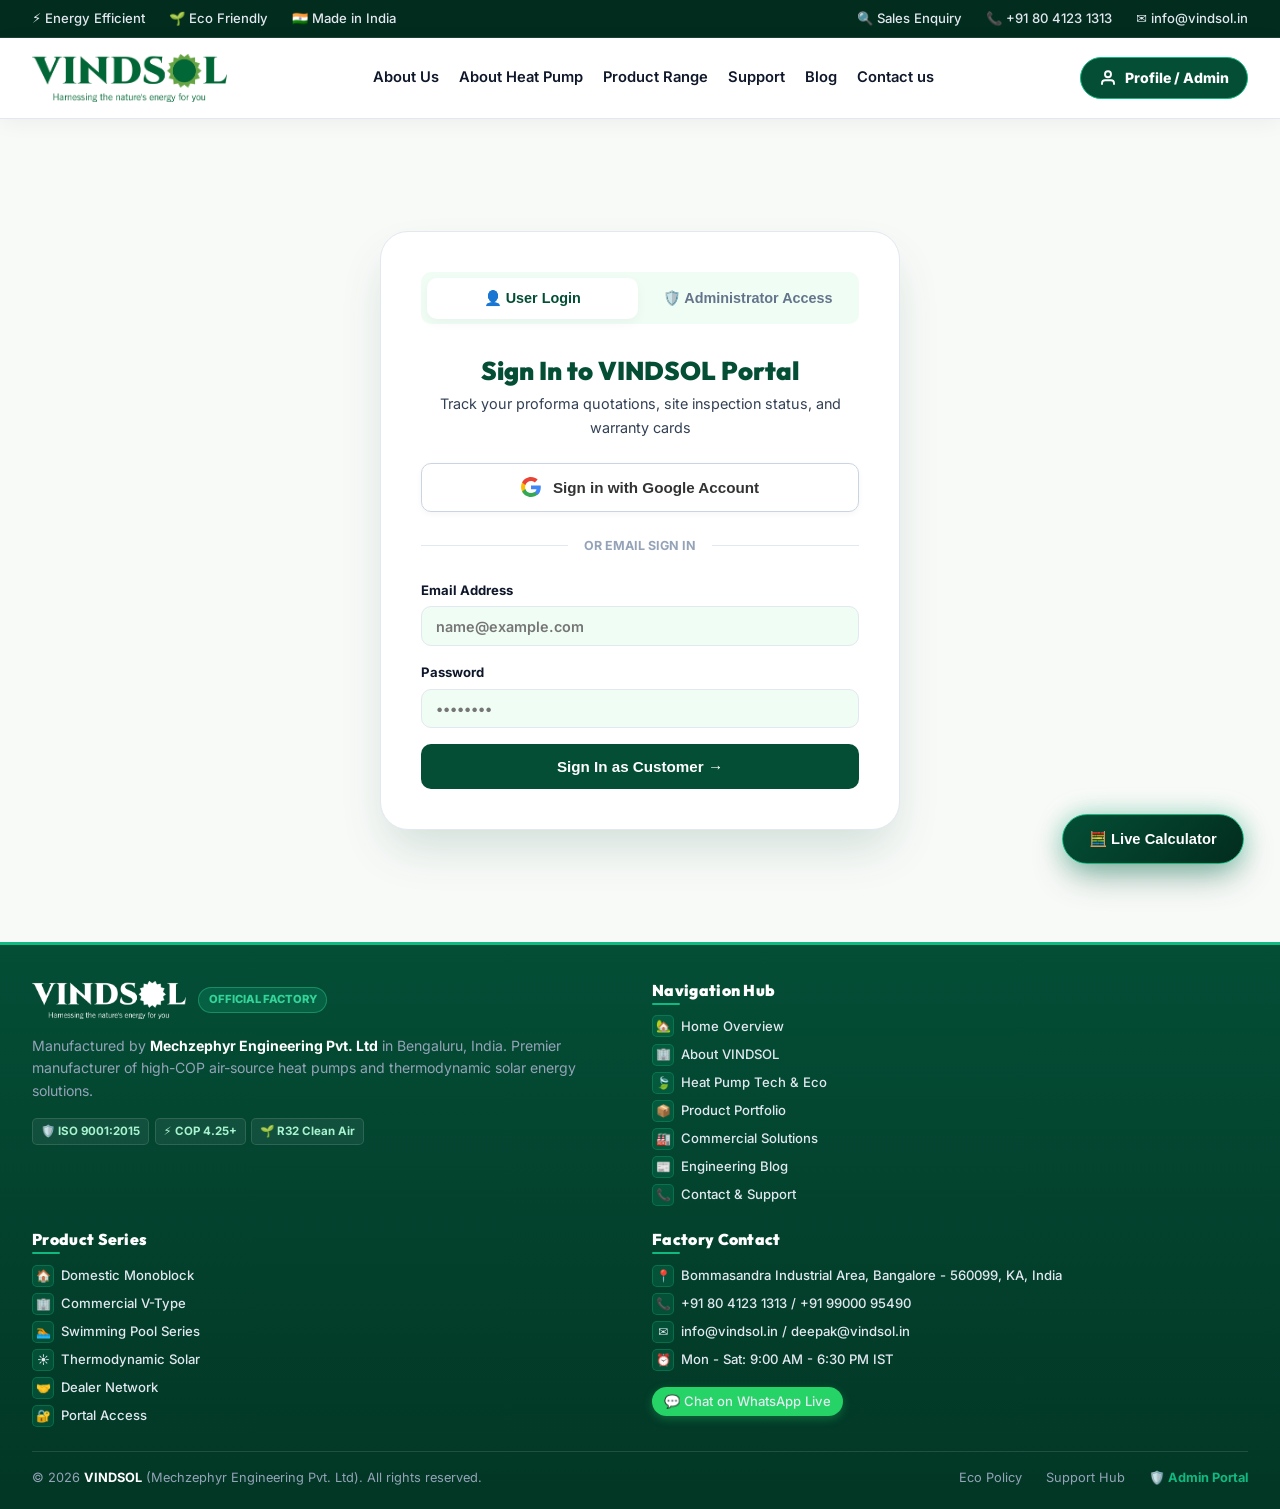
<file: profile.html>
<!DOCTYPE html>
<html lang="en">
<head>
  <meta charset="UTF-8">
  <meta name="viewport" content="width=device-width, initial-scale=1.0">
  <title>User Profile & Administrator Portal | VINDSOL Heat Pumps</title>
  <meta name="description" content="Access VINDSOL customer portal or administrator control application to manage inquiries, quote submissions, and catalog products.">
  <link rel="stylesheet" href="css/style.css">
</head>
<body>

  <!-- TOP UTILITY ANNOUNCEMENT BAR -->
  <div class="top-bar">
    <div class="container top-bar-container">
      <div class="top-bar-left">
        <span class="top-bar-item">⚡ Energy Efficient</span>
        <span class="top-bar-item">🌱 Eco Friendly</span>
        <span class="top-bar-item">🇮🇳 Made in India</span>
      </div>
      <div class="top-bar-right">
        <a href="contact.html" class="top-bar-item">🔍 Sales Enquiry</a>
        <a href="tel:+918041231313" class="top-bar-item">📞 +91 80 4123 1313</a>
        <a href="mailto:info@vindsol.in" class="top-bar-item">✉️ info@vindsol.in</a>
      </div>
    </div>
  </div>

  <!-- MAIN NAVIGATION HEADER -->
  <header class="header">
    <div class="container nav-container">
      <a href="index.html" class="logo-brand" aria-label="VINDSOL Homepage">
        <img src="assets/images/vindsol-official-logo.png" alt="Vindsol Heat Pump Solutions" class="logo-img">
      </a>

      <nav aria-label="Main Navigation">
        <ul class="nav-menu">
          <li><a href="about.html" class="nav-link">About Us</a></li>
          <li><a href="sustainability.html" class="nav-link">About Heat Pump</a></li>
          <li><a href="products.html" class="nav-link">Product Range</a></li>
          <li><a href="support.html" class="nav-link">Support</a></li>
          <li><a href="blog.html" class="nav-link">Blog</a></li>
          <li><a href="contact.html" class="nav-link">Contact us</a></li>
        </ul>
      </nav>

      <div style="display: flex; align-items: center; gap: 0.75rem;">
        <a href="profile.html" class="nav-profile-btn" style="background: var(--color-primary); color: #FFF;">
          <svg width="18" height="18" viewBox="0 0 24 24" fill="none" stroke="currentColor" stroke-width="2.5"><path d="M20 21v-2a4 4 0 0 0-4-4H8a4 4 0 0 0-4 4v2"/><circle cx="12" cy="7" r="4"/></svg>
          <span>Profile / Admin</span>
        </a>
      </div>
    </div>
  </header>

  <!-- AUTHENTICATION SECTION -->
  <section style="padding: 4rem 0; min-height: 70vh;">
    <div class="container">
      
      <div class="auth-container">
        
        <div class="auth-tabs">
          <button class="auth-tab-btn active" id="tabCustomerBtn" onclick="switchAuthTab('customer')">
            👤 User Login
          </button>
          <button class="auth-tab-btn" id="tabAdminBtn" onclick="switchAuthTab('admin')">
            🛡️ Administrator Access
          </button>
        </div>

        <!-- CUSTOMER / PUBLIC GOOGLE LOGIN -->
        <div id="customerAuthPane">
          <div style="text-align: center; margin-bottom: 1.5rem;">
            <h2 style="font-size: 1.6rem; font-weight: 900; color: var(--color-primary);">Sign In to VINDSOL Portal</h2>
            <p style="font-size: 0.9rem; color: var(--text-secondary); margin-top: 0.35rem;">Track your proforma quotations, site inspection status, and warranty cards</p>
          </div>

          <button onclick="handleGoogleLogin()" class="btn-google-sso" style="margin-bottom: 1.5rem;">
            <svg width="20" height="20" viewBox="0 0 24 24"><path fill="#4285F4" d="M23.745 12.27c0-.7-.06-1.4-.19-2.07H12v4.51h6.6c-.29 1.52-1.14 2.82-2.4 3.68v3.05h3.88c2.27-2.09 3.665-5.17 3.665-9.17z"/><path fill="#34A853" d="M12 24c3.24 0 5.95-1.08 7.93-2.91l-3.88-3.05c-1.08.72-2.45 1.16-4.05 1.16-3.12 0-5.77-2.1-6.72-4.93H1.29v3.15C3.26 21.3 7.31 24 12 24z"/><path fill="#FBBC05" d="M5.28 14.27c-.25-.72-.38-1.49-.38-2.27s.13-1.55.38-2.27V6.58H1.29C.47 8.21 0 10.05 0 12s.47 3.79 1.29 5.42l3.99-3.15z"/><path fill="#EA4335" d="M12 4.75c1.77 0 3.35.61 4.6 1.8l3.42-3.42C17.95 1.19 15.24 0 12 0 7.31 0 3.26 2.7 1.29 6.58l3.99 3.15c.95-2.83 3.6-4.98 6.72-4.98z"/></svg>
            Sign in with Google Account
          </button>

          <div style="display: flex; align-items: center; margin: 1.5rem 0; gap: 1rem;">
            <div style="flex: 1; height: 1px; background: #E2E8F0;"></div>
            <span style="font-size: 0.78rem; font-weight: 700; color: #94A3B8; text-transform: uppercase;">Or Email Sign In</span>
            <div style="flex: 1; height: 1px; background: #E2E8F0;"></div>
          </div>

          <form onsubmit="handleUserEmailLogin(event)">
            <div class="form-field-group">
              <label class="form-label-custom">Email Address</label>
              <input type="email" required placeholder="name@example.com" class="form-input-custom" id="userEmailInput">
            </div>

            <div class="form-field-group">
              <label class="form-label-custom">Password</label>
              <input type="password" required placeholder="••••••••" class="form-input-custom" id="userPasswordInput">
            </div>

            <button type="submit" class="btn-calc-submit" style="background: var(--color-primary); margin-top: 1rem;">
              Sign In as Customer →
            </button>
          </form>
        </div>

        <!-- ADMINISTRATOR LOGIN PANE -->
        <div id="adminAuthPane" style="display: none;">
          <div style="text-align: center; margin-bottom: 1.5rem;">
            <span style="background: #ECFDF5; color: #044E36; font-size: 0.75rem; font-weight: 900; padding: 0.35rem 0.85rem; border-radius: 99px; text-transform: uppercase;">Protected Factory Portal</span>
            <h2 style="font-size: 1.6rem; font-weight: 900; color: var(--color-primary); margin-top: 0.5rem;">Administrator Web App Login</h2>
            <p style="font-size: 0.88rem; color: var(--text-secondary); margin-top: 0.25rem;">Manage customer inquiries, required forms, quote requests &amp; catalog products</p>
          </div>

          <div style="background: #EFF6FF; border: 1.5px solid #93C5FD; border-radius: 10px; padding: 0.85rem 1rem; margin-bottom: 1.5rem; font-size: 0.85rem; color: #1E40AF;">
            🔑 <strong>Demo Administrator Credentials:</strong><br>
            • Email: <code style="background: #DBEAFE; padding: 0.15rem 0.4rem; border-radius: 4px; font-weight: 800;">admin@vindsol.in</code><br>
            • Password: <code style="background: #DBEAFE; padding: 0.15rem 0.4rem; border-radius: 4px; font-weight: 800;">admin123</code>
          </div>

          <form onsubmit="handleAdminLogin(event)">
            <div class="form-field-group">
              <label class="form-label-custom">Administrator Email ID</label>
              <input type="email" id="adminEmail" required class="form-input-custom" value="admin@vindsol.in">
            </div>

            <div class="form-field-group">
              <label class="form-label-custom">Admin Password</label>
              <input type="password" id="adminPassword" required class="form-input-custom" value="admin123">
            </div>

            <div id="adminLoginError" style="color: #DC2626; font-size: 0.82rem; font-weight: 700; display: none; margin-bottom: 0.75rem;">
              ⚠️ Invalid credentials. Please use admin@vindsol.in / admin123
            </div>

            <button type="submit" class="btn-calc-submit" style="background: linear-gradient(135deg, #044E36 0%, #022C1E 100%); margin-top: 1rem;">
              🛡️ Launch Administrator Control Application →
            </button>
          </form>
        </div>

        <!-- LOGGED IN USER PROFILE PANE -->
        <div id="userLoggedInProfilePane" style="display: none; text-align: center;">
          <div style="background: #ECFDF5; border: 1.5px solid #A7F3D0; border-radius: 16px; padding: 2rem; margin-bottom: 1.5rem;">
            <div id="userAvatarContainer" style="width: 72px; height: 72px; background: #044E36; color: #FFF; font-size: 2rem; font-weight: 900; border-radius: 50%; display: flex; align-items: center; justify-content: center; margin: 0 auto 1rem auto; overflow: hidden;">
              👤
            </div>
            <h3 id="userNameDisplay" style="font-size: 1.4rem; font-weight: 900; color: var(--color-primary);">Welcome Back!</h3>
            <p id="userEmailDisplay" style="font-size: 0.9rem; color: var(--text-muted);">user@example.com</p>
            <div style="margin-top: 1rem; display: inline-block; background: #D1FAE5; color: #065F46; font-size: 0.8rem; font-weight: 800; padding: 0.35rem 0.85rem; border-radius: 99px;" id="userRoleBadge">
              AUTHENTICATED VIA GOOGLE SSO
            </div>
          </div>

          <div style="display: flex; gap: 1rem;">
            <a href="index.html#calculator" class="btn-amazon-primary" style="flex: 1;">🧮 View My Quotations</a>
            <button onclick="handleUserLogout()" class="btn-amazon-secondary" style="flex: 1;">Sign Out</button>
          </div>
        </div>

      </div>

    </div>
  </section>

  <!-- FOOTER -->
  <!-- =========================================================================
       GLOBAL 2026 CLEAN-TECH FOOTER
       ========================================================================= -->
  <footer class="footer">
    <div class="container">
      <div class="footer-grid">
        
        <!-- Column 1: Brand & Enterprise Information -->
        <div>
          <div style="display: flex; align-items: center; gap: 0.75rem; margin-bottom: 1rem;">
            <img src="assets/images/vindsol-official-logo.png" alt="VINDSOL Logo" style="height: 38px; filter: brightness(0) invert(1);">
            <span style="background: rgba(16, 185, 129, 0.2); color: #34D399; font-size: 0.7rem; font-weight: 800; padding: 0.2rem 0.6rem; border-radius: 99px; border: 1px solid rgba(52, 211, 153, 0.4); text-transform: uppercase;">
              OFFICIAL FACTORY
            </span>
          </div>
          <p style="color: #94A3B8; font-size: 0.88rem; line-height: 1.6; margin-bottom: 1rem;">
            Manufactured by <strong style="color: #FFFFFF;">Mechzephyr Engineering Pvt. Ltd</strong> in Bengaluru, India. Premier manufacturer of high-COP air-source heat pumps and thermodynamic solar energy solutions.
          </p>
          <div class="footer-trust-badges">
            <span class="footer-badge-item">🛡️ ISO 9001:2015</span>
            <span class="footer-badge-item">⚡ COP 4.25+</span>
            <span class="footer-badge-item">🌱 R32 Clean Air</span>
          </div>
        </div>

        <!-- Column 2: Navigation Hub (Icons for ALL Lines) -->
        <div>
          <h4 class="footer-col-title">Navigation Hub</h4>
          <ul class="footer-links">
            <li><a href="index.html"><span class="footer-icon-badge">🏡</span> Home Overview</a></li>
            <li><a href="about.html"><span class="footer-icon-badge">🏢</span> About VINDSOL</a></li>
            <li><a href="sustainability.html"><span class="footer-icon-badge">🍃</span> Heat Pump Tech &amp; Eco</a></li>
            <li><a href="products.html"><span class="footer-icon-badge">📦</span> Product Portfolio</a></li>
            <li><a href="applications.html"><span class="footer-icon-badge">🏭</span> Commercial Solutions</a></li>
            <li><a href="blog.html"><span class="footer-icon-badge">📰</span> Engineering Blog</a></li>
            <li><a href="contact.html"><span class="footer-icon-badge">📞</span> Contact &amp; Support</a></li>
          </ul>
        </div>

        <!-- Column 3: Heat Pump Series (Icons for ALL Lines) -->
        <div>
          <h4 class="footer-col-title">Product Series</h4>
          <ul class="footer-links">
            <li><a href="products.html#domestic"><span class="footer-icon-badge">🏠</span> Domestic Monoblock</a></li>
            <li><a href="products.html#commercial"><span class="footer-icon-badge">🏢</span> Commercial V-Type</a></li>
            <li><a href="products.html#pool"><span class="footer-icon-badge">🏊</span> Swimming Pool Series</a></li>
            <li><a href="products.html#solar"><span class="footer-icon-badge">☀️</span> Thermodynamic Solar</a></li>
            <li><a href="partner.html"><span class="footer-icon-badge">🤝</span> Dealer Network</a></li>
            <li><a href="profile.html"><span class="footer-icon-badge">🔐</span> Portal Access</a></li>
          </ul>
        </div>

        <!-- Column 4: Factory Contact & Live Help (Icons for ALL Lines) -->
        <div>
          <h4 class="footer-col-title">Factory Contact</h4>
          <ul class="footer-links">
            <li>
              <div class="footer-contact-item">
                <span class="footer-icon-badge">📍</span>
                <span>Bommasandra Industrial Area, Bangalore - 560099, KA, India</span>
              </div>
            </li>
            <li>
              <a href="tel:+918041231313">
                <span class="footer-icon-badge">📞</span>
                <span>+91 80 4123 1313 / +91 99000 95490</span>
              </a>
            </li>
            <li>
              <a href="mailto:info@vindsol.in">
                <span class="footer-icon-badge">✉️</span>
                <span>info@vindsol.in / deepak@vindsol.in</span>
              </a>
            </li>
            <li>
              <div class="footer-contact-item">
                <span class="footer-icon-badge">⏰</span>
                <span>Mon - Sat: 9:00 AM - 6:30 PM IST</span>
              </div>
            </li>
            <li style="margin-top: 0.4rem;">
              <a href="https://wa.me/919900095490" target="_blank" class="footer-wa-pill">
                💬 Chat on WhatsApp Live
              </a>
            </li>
          </ul>
        </div>

      </div>

      <!-- Footer Bottom -->
      <div class="footer-bottom">
        <div>
          &copy; 2026 <strong style="color: #FFFFFF;">VINDSOL</strong> (Mechzephyr Engineering Pvt. Ltd). All rights reserved.
        </div>
        <div style="display: flex; gap: 1.5rem; align-items: center;">
          <a href="sustainability.html" style="color: #94A3B8; text-decoration: none;">Eco Policy</a>
          <a href="support.html" style="color: #94A3B8; text-decoration: none;">Support Hub</a>
          <a href="admin.html" style="color: #10B981; font-weight: 700; text-decoration: none;">🛡️ Admin Portal</a>
        </div>
      </div>

    </div>
  </footer>

  <!-- FLOATING CALCULATOR MODAL & TRIGGER BUTTON -->
  <button class="floating-calc-trigger open-calc-modal" aria-label="Open Savings Calculator">
    🧮 Live Calculator
  </button>

  <div class="calc-modal-overlay" id="calcModalOverlay">
    <div class="calc-modal-card">
      <button class="calc-modal-close" id="closeCalcModalBtn" aria-label="Close Calculator Modal">&times;</button>
      
      <div style="margin-bottom: 1.25rem; display: flex; align-items: center; justify-content: space-between; flex-wrap: wrap; gap: 1rem; border-bottom: 2px solid #E2E8F0; padding-bottom: 0.85rem;">
        <div>
          <div class="blueprint-tag">OFFICIAL VINDSOL PROFORMA QUOTATION CALCULATOR</div>
          <h3 style="font-size: 1.6rem; font-weight: 900; color: var(--color-primary); margin-top: 0.25rem;">Instant Proforma Quotation &amp; Sizing Hub</h3>
        </div>
        <div style="text-align: right; font-size: 0.8rem; font-weight: 700; color: var(--text-muted);">
          <div>Ref: <strong style="color: var(--color-primary);" id="quoteRefNo">VIN/2026/QT-8421</strong></div>
          <div>Date: <strong id="quoteDate">05 Aug 2026</strong></div>
        </div>
      </div>

      <!-- Customer Details Header Inputs -->
      <div style="background: #F8FAF8; border: 1px solid var(--border-soft); border-radius: 10px; padding: 0.85rem 1rem; margin-bottom: 1.25rem; display: grid; grid-template-columns: repeat(3, 1fr); gap: 0.85rem;">
        <div>
          <label style="font-size: 0.75rem; font-weight: 700; color: var(--text-muted); display: block;" for="custName">Customer / Company Name</label>
          <input type="text" id="custName" class="form-input-custom" value="Royal Palms Hotel" style="padding: 0.4rem 0.6rem; font-size: 0.85rem;">
        </div>
        <div>
          <label style="font-size: 0.75rem; font-weight: 700; color: var(--text-muted); display: block;" for="custMobile">WhatsApp / Phone No</label>
          <input type="text" id="custMobile" class="form-input-custom" value="+91 98765 43210" style="padding: 0.4rem 0.6rem; font-size: 0.85rem;">
        </div>
        <div>
          <label style="font-size: 0.75rem; font-weight: 700; color: var(--text-muted); display: block;" for="custCity">Site Location / City</label>
          <input type="text" id="custCity" class="form-input-custom" value="Bengaluru, KA" style="padding: 0.4rem 0.6rem; font-size: 0.85rem;">
        </div>
      </div>

      <!-- Mode Switcher Tabs -->
      <div class="calc-nav-tabs">
        <button class="calc-nav-btn active" data-calc-tab="tab-comm-calc">
          🏢 Commercial Hot Water Quote
        </button>
        <button class="calc-nav-btn" data-calc-tab="tab-pool-calc">
          🏊 Swimming Pool &amp; Spa Quote
        </button>
        <button class="calc-nav-btn" data-calc-tab="tab-dom-calc">
          🏠 Residential Domestic Quote
        </button>
        <button class="calc-nav-btn" data-calc-tab="tab-custom-calc" style="color: #FFD700; font-weight: 900;">
          🛠️ Custom Special Product Request
        </button>
      </div>

      <!-- TAB 1: Commercial Hot Water Sizer & Quote -->
      <div class="calc-tab-pane active" id="tab-comm-calc">
        <div class="calc-grid-layout">
          
          <div class="calc-input-box">
            <h4 style="font-size: 0.95rem; font-weight: 800; color: #15803D; margin-bottom: 0.85rem;">1. Operating Thermal Parameters</h4>
            
            <div class="form-field-group">
              <label class="form-label-custom" for="commVolume">Daily Hot Water Demand (Liters / Day)</label>
              <input type="number" id="commVolume" class="form-input-custom" value="1000" step="100">
            </div>

            <div style="display: grid; grid-template-columns: 1fr 1fr; gap: 0.85rem;">
              <div class="form-field-group">
                <label class="form-label-custom" for="commT1">Cold Water In (°C)</label>
                <input type="number" id="commT1" class="form-input-custom" value="20" step="1">
              </div>
              <div class="form-field-group">
                <label class="form-label-custom" for="commT2">Target Hot Water (°C)</label>
                <input type="number" id="commT2" class="form-input-custom" value="55" step="1">
              </div>
            </div>

            <div style="display: grid; grid-template-columns: 1fr 1fr; gap: 0.85rem;">
              <div class="form-field-group">
                <label class="form-label-custom" for="commHT">Heating Window (Hrs/Day)</label>
                <input type="number" id="commHT" class="form-input-custom" value="8" step="0.5">
              </div>
              <div class="form-field-group">
                <label class="form-label-custom" for="commTariff">Tariff Rate (₹ / kWh)</label>
                <input type="number" id="commTariff" class="form-input-custom" value="8.00" step="0.25">
              </div>
            </div>
          </div>

          <div class="calc-results-box">
            <div class="calc-results-title">
              <span>Proforma Quotation Breakdown</span>
              <span>⚡ COP 4.25x</span>
            </div>

            <div class="calc-metric-grid">
              <div class="calc-metric-card">
                <span class="calc-metric-label">Required Heat Pump</span>
                <div class="calc-metric-val" id="commKWVal">5.1 kW</div>
              </div>
              <div class="calc-metric-card">
                <span class="calc-metric-label">Daily Net Load</span>
                <div class="calc-metric-val" id="commKcalVal">41 kWh/day</div>
              </div>
            </div>

            <!-- Bill of Materials (BOM) Itemized Quotation Table -->
            <table class="quote-bom-table">
              <thead>
                <tr>
                  <th>Equipment Description</th>
                  <th style="text-align: right;">Amount (₹)</th>
                </tr>
              </thead>
              <tbody id="commBomTableBody">
                <tr>
                  <td>VDHP 11000 MB Monoblock (10 kW)</td>
                  <td style="text-align: right;">₹ 98,000</td>
                </tr>
                <tr>
                  <td>Quartz Blue Glass Tank (1000L)</td>
                  <td style="text-align: right;">₹ 45,000</td>
                </tr>
                <tr>
                  <td>Safety Valve Package (VRV + TPRV)</td>
                  <td style="text-align: right;">₹ 8,500</td>
                </tr>
                <tr>
                  <td>Freight &amp; Factory Commissioning</td>
                  <td style="text-align: right;">₹ 6,500</td>
                </tr>
                <tr class="quote-total-row">
                  <td>Total Investment Excl. Tax</td>
                  <td style="text-align: right;" id="commSubtotalVal">₹ 1,58,000</td>
                </tr>
                <tr class="quote-total-row" style="background: rgba(255, 215, 0, 0.2); color: #FFFFFF;">
                  <td>Grand Total (Incl. 18% GST)</td>
                  <td style="text-align: right; font-size: 1.15rem; color: #FFD700;" id="commGrandTotalVal">₹ 1,86,440</td>
                </tr>
              </tbody>
            </table>

            <div style="margin-top: 0.85rem; font-size: 0.8rem; color: #DCFCE7; display: flex; justify-content: space-between;">
              <span>Annual Power Savings: <strong style="color: #FFD700;" id="commYearlySavingsVal">₹ 1,04,076</strong></span>
              <span>ROI Payback: <strong style="color: #86EFAC;" id="commPaybackVal">0.9 Yrs</strong></span>
            </div>

            <div style="display: grid; grid-template-columns: 1fr 1fr 1.2fr; gap: 0.5rem; margin-top: 1.25rem;">
              <button onclick="window.print()" class="btn-buy-secondary" style="background: rgba(255,255,255,0.2); color: #FFF; border: 1px solid #FFF; padding: 0.6rem; font-size: 0.8rem; justify-content: center;">
                🖨️ Print PDF
              </button>
              <a href="#" id="commWaBtn" target="_blank" class="btn-buy-primary" style="background: #25D366; color: #FFF; border: none; padding: 0.6rem; font-size: 0.8rem; justify-content: center;">
                📱 WhatsApp
              </a>
              <button onclick="submitQuoteToVindsol('Commercial Hot Water')" class="btn-buy-primary" style="background: #10B981; color: #FFF; border: none; padding: 0.6rem; font-size: 0.8rem; justify-content: center; font-weight: 900;">
                📩 Submit to VINDSOL
              </button>
            </div>

          </div>

        </div>
      </div>

      <!-- TAB 2: Swimming Pool & Spa Quote -->
      <div class="calc-tab-pane" id="tab-pool-calc">
        <div class="calc-grid-layout">
          
          <div class="calc-input-box">
            <h4 style="font-size: 0.95rem; font-weight: 800; color: #15803D; margin-bottom: 0.85rem;">Pool Dimensions &amp; Environment</h4>
            
            <div class="form-field-group">
              <label class="form-label-custom" for="poolVol">Pool Volume (m³ / Cubic Meters)</label>
              <input type="number" id="poolVol" class="form-input-custom" value="100" step="10">
            </div>

            <div style="display: grid; grid-template-columns: 1fr 1fr; gap: 0.85rem;">
              <div class="form-field-group">
                <label class="form-label-custom" for="poolType">Pool Location</label>
                <select id="poolType" class="form-select-custom">
                  <option value="outdoor" selected>Outdoor Pool</option>
                  <option value="indoor">Indoor Pool</option>
                </select>
              </div>
              <div class="form-field-group">
                <label class="form-label-custom" for="poolAmb">Ambient Temp (°C)</label>
                <input type="number" id="poolAmb" class="form-input-custom" value="20" step="1">
              </div>
            </div>

            <div style="display: grid; grid-template-columns: 1fr 1fr; gap: 0.85rem;">
              <div class="form-field-group">
                <label class="form-label-custom" for="poolT2">Target Pool Temp (°C)</label>
                <input type="number" id="poolT2" class="form-input-custom" value="28" step="1">
              </div>
              <div class="form-field-group">
                <label class="form-label-custom" for="poolT1">Fresh Water Input (°C)</label>
                <input type="number" id="poolT1" class="form-input-custom" value="15" step="1">
              </div>
            </div>
          </div>

          <div class="calc-results-box">
            <div class="calc-results-title">
              <span>Titanium Pool Quotation</span>
              <span>🏊 Titanium Exchanger</span>
            </div>

            <div class="calc-metric-grid">
              <div class="calc-metric-card">
                <span class="calc-metric-label">Heat Load Capacity</span>
                <div class="calc-metric-val" id="poolKWVal">31.5 kW</div>
              </div>
              <div class="calc-metric-card">
                <span class="calc-metric-label">Initial Warmup</span>
                <div class="calc-metric-val" id="poolFHVal">23.0 kW</div>
              </div>
            </div>

            <table class="quote-bom-table">
              <thead>
                <tr>
                  <th>Equipment Description</th>
                  <th style="text-align: right;">Amount (₹)</th>
                </tr>
              </thead>
              <tbody id="poolBomTableBody">
                <tr>
                  <td>VPHP 3500 Pool Heater (35 kW Titanium)</td>
                  <td style="text-align: right;">₹ 1,95,000</td>
                </tr>
                <tr>
                  <td>Titanium Water Heat Exchanger Circuit</td>
                  <td style="text-align: right;">Included</td>
                </tr>
                <tr>
                  <td>Freight &amp; Commissioning</td>
                  <td style="text-align: right;">₹ 8,500</td>
                </tr>
                <tr class="quote-total-row">
                  <td>Subtotal Excl. Tax</td>
                  <td style="text-align: right;" id="poolSubtotalVal">₹ 2,03,500</td>
                </tr>
                <tr class="quote-total-row" style="background: rgba(255, 215, 0, 0.2); color: #FFFFFF;">
                  <td>Grand Total (Incl. 18% GST)</td>
                  <td style="text-align: right; font-size: 1.15rem; color: #FFD700;" id="poolGrandTotalVal">₹ 2,40,130</td>
                </tr>
              </tbody>
            </table>

            <div style="display: grid; grid-template-columns: 1fr 1fr 1.2fr; gap: 0.5rem; margin-top: 1.25rem;">
              <button onclick="window.print()" class="btn-buy-secondary" style="background: rgba(255,255,255,0.2); color: #FFF; border: 1px solid #FFF; padding: 0.6rem; font-size: 0.8rem; justify-content: center;">
                🖨️ Print PDF
              </button>
              <a href="#" id="poolWaBtn" target="_blank" class="btn-buy-primary" style="background: #25D366; color: #FFF; border: none; padding: 0.6rem; font-size: 0.8rem; justify-content: center;">
                📱 WhatsApp
              </a>
              <button onclick="submitQuoteToVindsol('Swimming Pool & Spa')" class="btn-buy-primary" style="background: #10B981; color: #FFF; border: none; padding: 0.6rem; font-size: 0.8rem; justify-content: center; font-weight: 900;">
                📩 Submit to VINDSOL
              </button>
            </div>

          </div>

        </div>
      </div>

      <!-- TAB 3: Residential Domestic Quote -->
      <div class="calc-tab-pane" id="tab-dom-calc">
        <div class="calc-grid-layout">
          
          <div class="calc-input-box">
            <h4 style="font-size: 0.95rem; font-weight: 800; color: #15803D; margin-bottom: 0.85rem;">Residential Water Usage</h4>
            
            <div class="form-field-group">
              <label class="form-label-custom" for="calcPeople">Family Size / Occupants</label>
              <input type="number" id="calcPeople" class="form-input-custom" value="4" min="1" max="50">
            </div>

            <div class="form-field-group">
              <label class="form-label-custom" for="calcLitres">Daily Hot Water Demand (Liters)</label>
              <input type="number" id="calcLitres" class="form-input-custom" value="200" step="50">
            </div>

            <div style="display: grid; grid-template-columns: 1fr 1fr; gap: 0.85rem;">
              <div class="form-field-group">
                <label class="form-label-custom" for="calcHeaterType">Existing System</label>
                <select id="calcHeaterType" class="form-select-custom">
                  <option value="geyser" selected>Electric Geyser (0.9)</option>
                  <option value="boiler">Diesel Boiler (0.7)</option>
                  <option value="solar">Solar Backup (1.5)</option>
                </select>
              </div>
              <div class="form-field-group">
                <label class="form-label-custom" for="calcTariff">Tariff (₹/kWh)</label>
                <input type="number" id="calcTariff" class="form-input-custom" value="8.00" step="0.25">
              </div>
            </div>
          </div>

          <div class="calc-results-box">
            <div class="calc-results-title">
              <span>Domestic Monoblock Quote</span>
              <span>🏠 Residential</span>
            </div>

            <div class="calc-metric-grid">
              <div class="calc-metric-card">
                <span class="calc-metric-label">Monthly Savings</span>
                <div class="calc-metric-val" id="monthlySavingsVal" style="color: #86EFAC;">₹ 1,922</div>
              </div>
              <div class="calc-metric-card">
                <span class="calc-metric-label">Est. Payback</span>
                <div class="calc-metric-val" id="paybackPeriodVal">2.8 Years</div>
              </div>
            </div>

            <table class="quote-bom-table">
              <thead>
                <tr>
                  <th>Equipment Description</th>
                  <th style="text-align: right;">Amount (₹)</th>
                </tr>
              </thead>
              <tbody id="domBomTableBody">
                <tr>
                  <td>VDHP 4500 MB All-in-One (200L)</td>
                  <td style="text-align: right;">₹ 65,000</td>
                </tr>
                <tr>
                  <td>Standard Installation &amp; Piping Kit</td>
                  <td style="text-align: right;">₹ 4,500</td>
                </tr>
                <tr class="quote-total-row">
                  <td>Subtotal Excl. Tax</td>
                  <td style="text-align: right;" id="domSubtotalVal">₹ 69,500</td>
                </tr>
                <tr class="quote-total-row" style="background: rgba(255, 215, 0, 0.2); color: #FFFFFF;">
                  <td>Grand Total (Incl. 18% GST)</td>
                  <td style="text-align: right; font-size: 1.15rem; color: #FFD700;" id="domGrandTotalVal">₹ 82,010</td>
                </tr>
              </tbody>
            </table>

            <div style="display: grid; grid-template-columns: 1fr 1fr 1.2fr; gap: 0.5rem; margin-top: 1.25rem;">
              <button onclick="window.print()" class="btn-buy-secondary" style="background: rgba(255,255,255,0.2); color: #FFF; border: 1px solid #FFF; padding: 0.6rem; font-size: 0.8rem; justify-content: center;">
                🖨️ Print PDF
              </button>
              <a href="#" id="domWaBtn" target="_blank" class="btn-buy-primary" style="background: #25D366; color: #FFF; border: none; padding: 0.6rem; font-size: 0.8rem; justify-content: center;">
                📱 WhatsApp
              </a>
              <button onclick="submitQuoteToVindsol('Residential Domestic')" class="btn-buy-primary" style="background: #10B981; color: #FFF; border: none; padding: 0.6rem; font-size: 0.8rem; justify-content: center; font-weight: 900;">
                📩 Submit to VINDSOL
              </button>
            </div>

          </div>

        </div>
      </div>

      <!-- TAB 4: Custom Special Products Engineering Request -->
      <div class="calc-tab-pane" id="tab-custom-calc">
        <div style="background: #022C1E; color: #FFF; border-radius: 16px; padding: 2rem;">
          <div style="text-align: center; margin-bottom: 1.5rem;">
            <span style="background: #10B981; color: #022C1E; font-size: 0.75rem; font-weight: 900; padding: 0.25rem 0.75rem; border-radius: 99px; text-transform: uppercase;">
              🛠️ Custom Special Engineering Request
            </span>
            <h3 style="font-size: 1.5rem; font-weight: 900; color: #FFF; margin-top: 0.5rem;">Need a Modified or Special Heat Pump Product?</h3>
            <p style="font-size: 0.9rem; color: #A7F3D0;">Enter your custom site specifications below. Our Factory Engineering Team will design and prepare a custom quotation.</p>
          </div>

          <form onsubmit="submitCustomSpecialRequest(event)" style="display: grid; grid-template-columns: 1fr 1fr; gap: 1rem;">
            <div class="form-field-group">
              <label class="form-label-custom" style="color: #E2E8F0;">Custom Requirement Name / Application</label>
              <input type="text" id="customAppName" required class="form-input-custom" placeholder="e.g. Dairy Pasteurization 85°C System / Resort Olympic Pool">
            </div>

            <div class="form-field-group">
              <label class="form-label-custom" style="color: #E2E8F0;">Target Heating Capacity (kW or Liters/Day)</label>
              <input type="text" id="customCapacity" required class="form-input-custom" placeholder="e.g. 150 kW or 15,000 Liters/Day">
            </div>

            <div class="form-field-group">
              <label class="form-label-custom" style="color: #E2E8F0;">Target Water Temperature (°C)</label>
              <input type="text" id="customTemp" required class="form-input-custom" placeholder="e.g. 75°C to 85°C">
            </div>

            <div class="form-field-group">
              <label class="form-label-custom" style="color: #E2E8F0;">Special Material / Fluid Requirements</label>
              <select id="customFluid" class="form-select-custom">
                <option value="Titanium PVC Shell">100% Pure Titanium PVC Shell (Pool/Saltwater)</option>
                <option value="Quartz Glass Lined Tank">Quartz Glass Enamel Internal Tank (Hard Water)</option>
                <option value="SS316L Stainless Steel">SS316L Stainless Steel Heat Exchanger (Dairy/Food)</option>
                <option value="High Temp EVI R134a">High Temp EVI R134a Dual Compressor Circuit</option>
              </select>
            </div>

            <div class="form-field-group" style="grid-column: span 2;">
              <label class="form-label-custom" style="color: #E2E8F0;">Detailed Site Notes &amp; Engineering Constraints</label>
              <textarea id="customNotes" class="form-input-custom" rows="3" placeholder="Describe roof space, electrical phase (Single 230V / 3-Phase 415V), plumbing diameter, or existing boiler backup details..."></textarea>
            </div>

            <div style="grid-column: span 2; margin-top: 0.5rem;">
              <button type="submit" class="btn-amazon-primary" style="width: 100%; padding: 0.85rem; font-size: 1rem; justify-content: center; background: linear-gradient(135deg, #10B981 0%, #047857 100%);">
                📩 Submit Custom Product Specification to VINDSOL Factory →
              </button>
            </div>
          </form>
        </div>
      </div>

    </div>
  </div>

  <script src="js/main.js"></script>
  <script>
    function switchAuthTab(tab) {
      document.getElementById('tabCustomerBtn').classList.toggle('active', tab === 'customer');
      document.getElementById('tabAdminBtn').classList.toggle('active', tab === 'admin');
      document.getElementById('customerAuthPane').style.display = tab === 'customer' ? 'block' : 'none';
      document.getElementById('adminAuthPane').style.display = tab === 'admin' ? 'block' : 'none';
    }

    function handleGoogleLogin() {
      // Simulate Google Single Sign On
      const googleUser = {
        name: 'Alex Johnson',
        email: 'alex.johnson@gmail.com',
        avatar: 'https://images.unsplash.com/photo-1534528741775-53994a69daeb?w=150&auto=format&fit=crop&q=80',
        role: 'Verified Google User'
      };
      localStorage.setItem('vindsol_user', JSON.stringify(googleUser));
      checkLoginState();
    }

    function handleUserEmailLogin(e) {
      e.preventDefault();
      const email = document.getElementById('userEmailInput').value;
      const user = {
        name: email.split('@')[0],
        email: email,
        role: 'Verified Customer'
      };
      localStorage.setItem('vindsol_user', JSON.stringify(user));
      checkLoginState();
    }

    function handleAdminLogin(e) {
      e.preventDefault();
      const email = document.getElementById('adminEmail').value;
      const pass = document.getElementById('adminPassword').value;

      if (email === 'admin@vindsol.in' && pass === 'admin123') {
        localStorage.setItem('vindsol_admin_logged_in', 'true');
        window.location.href = 'admin.html';
      } else {
        document.getElementById('adminLoginError').style.display = 'block';
      }
    }

    function handleUserLogout() {
      localStorage.removeItem('vindsol_user');
      localStorage.removeItem('vindsol_admin_logged_in');
      checkLoginState();
    }

    function checkLoginState() {
      const user = JSON.parse(localStorage.getItem('vindsol_user'));
      const admin = localStorage.getItem('vindsol_admin_logged_in') === 'true';

      if (admin) {
        window.location.href = 'admin.html';
        return;
      }

      if (user) {
        document.getElementById('customerAuthPane').style.display = 'none';
        document.getElementById('adminAuthPane').style.display = 'none';
        document.getElementById('userLoggedInProfilePane').style.display = 'block';

        document.getElementById('userNameDisplay').textContent = `Welcome, ${user.name}`;
        document.getElementById('userEmailDisplay').textContent = user.email;
        document.getElementById('userRoleBadge').textContent = user.role.toUpperCase();

        if (user.avatar) {
          document.getElementById('userAvatarContainer').innerHTML = `<img src="${user.avatar}" style="width:100%; height:100%; object-fit:cover;">`;
        }
      } else {
        document.getElementById('userLoggedInProfilePane').style.display = 'none';
        switchAuthTab('customer');
      }
    }

    document.addEventListener('DOMContentLoaded', checkLoginState);
  </script>
</body>
</html>
</file>
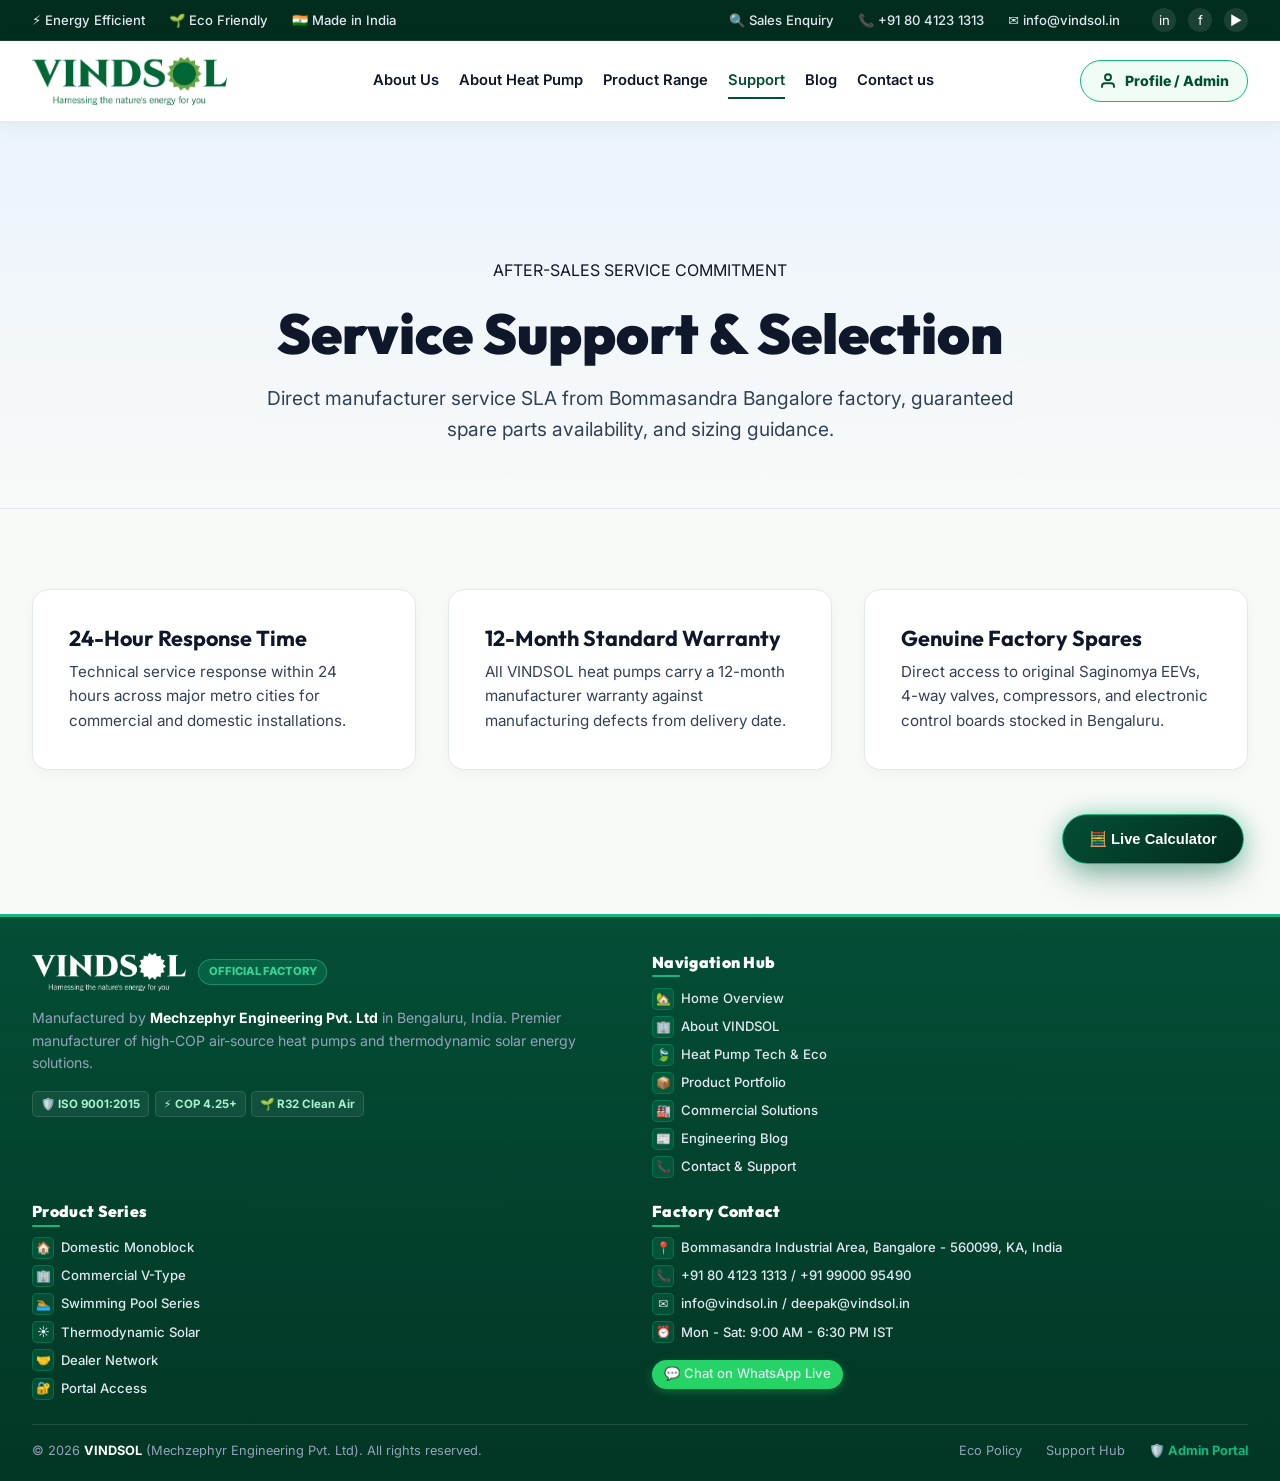
<file: support.html>
<!DOCTYPE html>
<html lang="en">
<head>
  <meta charset="UTF-8">
  <meta name="viewport" content="width=device-width, initial-scale=1.0">
  <title>Support & Selection Guidance | VINDSOL Bengaluru</title>
  <meta name="description" content="VINDSOL after-sales service commitment, 24/7 technical support SLA, spare parts availability, and interactive heat pump sizing selection guide from Mechzephyr Engineering.">
  <link rel="stylesheet" href="css/style.css">
</head>
<body>

  <!-- TOP UTILITY ANNOUNCEMENT BAR -->
  <div class="top-bar">
    <div class="container top-bar-container">
      <div class="top-bar-left">
        <span class="top-bar-item">⚡ Energy Efficient</span>
        <span class="top-bar-item">🌱 Eco Friendly</span>
        <span class="top-bar-item">🇮🇳 Made in India</span>
      </div>
      <div class="top-bar-right">
        <a href="contact.html" class="top-bar-item">🔍 Sales Enquiry</a>
        <a href="tel:+918041231313" class="top-bar-item">📞 +91 80 4123 1313</a>
        <a href="mailto:info@vindsol.in" class="top-bar-item">✉️ info@vindsol.in</a>
        <div class="social-links">
          <a href="#" aria-label="LinkedIn">in</a>
          <a href="#" aria-label="Facebook">f</a>
          <a href="#" aria-label="YouTube">▶</a>
        </div>
      </div>
    </div>
  </div>

  <!-- MAIN NAVIGATION HEADER -->
  <header class="header">
    <div class="container nav-container">
      <a href="index.html" class="logo-brand" aria-label="VINDSOL Homepage">
        <img src="assets/images/vindsol-official-logo.png" alt="Vindsol Heat Pump Solutions" class="logo-img">
      </a>

      <nav aria-label="Main Navigation">
        <ul class="nav-menu">
          <li><a href="about.html" class="nav-link">About Us</a></li>
          <li><a href="sustainability.html" class="nav-link">About Heat Pump</a></li>
          <li><a href="products.html" class="nav-link">Product Range</a></li>
          <li><a href="support.html" class="nav-link active">Support</a></li>
          <li><a href="blog.html" class="nav-link">Blog</a></li>
          <li><a href="contact.html" class="nav-link">Contact us</a></li>
        </ul>
      </nav>

      <div style="display: flex; align-items: center; gap: 0.75rem;">
        <a href="profile.html" class="nav-profile-btn" aria-label="User Profile">
          <svg width="18" height="18" viewBox="0 0 24 24" fill="none" stroke="currentColor" stroke-width="2.5"><path d="M20 21v-2a4 4 0 0 0-4-4H8a4 4 0 0 0-4 4v2"/><circle cx="12" cy="7" r="4"/></svg>
          <span>Profile / Admin</span>
        </a>
      </div>
    </div>
  </header>

  <!-- HERO BANNER -->
  <section style="padding-top: calc(var(--header-height) + 3.5rem); padding-bottom: 4rem; background: linear-gradient(180deg, #EBF3FC 0%, var(--bg-body) 100%); border-bottom: 1px solid var(--border-soft);">
    <div class="container" style="text-align: center; max-width: 840px;">
      <div class="blueprint-tag" style="margin-bottom: 1rem;">AFTER-SALES SERVICE COMMITMENT</div>
      <h1 style="font-size: 3.5rem; font-weight: 900; margin-bottom: 1rem;">Service Support & Selection</h1>
      <p style="font-size: 1.2rem; color: var(--text-secondary);">Direct manufacturer service SLA from Bommasandra Bangalore factory, guaranteed spare parts availability, and sizing guidance.</p>
    </div>
  </section>

  <!-- SERVICE SLA PILLARS -->
  <section style="padding: 5rem 0;">
    <div class="container">
      <div style="display: grid; grid-template-columns: repeat(3, 1fr); gap: 2rem; margin-bottom: 4rem;">
        <div style="background: #FFFFFF; border: 1px solid var(--border-soft); border-radius: var(--radius-md); padding: 2.25rem; box-shadow: var(--shadow-sm);">
          <h3 style="font-size: 1.35rem; font-weight: 700; margin-bottom: 0.5rem;">24-Hour Response Time</h3>
          <p style="font-size: 0.95rem; color: var(--text-secondary);">Technical service response within 24 hours across major metro cities for commercial and domestic installations.</p>
        </div>

        <div style="background: #FFFFFF; border: 1px solid var(--border-soft); border-radius: var(--radius-md); padding: 2.25rem; box-shadow: var(--shadow-sm);">
          <h3 style="font-size: 1.35rem; font-weight: 700; margin-bottom: 0.5rem;">12-Month Standard Warranty</h3>
          <p style="font-size: 0.95rem; color: var(--text-secondary);">All VINDSOL heat pumps carry a 12-month manufacturer warranty against manufacturing defects from delivery date.</p>
        </div>

        <div style="background: #FFFFFF; border: 1px solid var(--border-soft); border-radius: var(--radius-md); padding: 2.25rem; box-shadow: var(--shadow-sm);">
          <h3 style="font-size: 1.35rem; font-weight: 700; margin-bottom: 0.5rem;">Genuine Factory Spares</h3>
          <p style="font-size: 0.95rem; color: var(--text-secondary);">Direct access to original Saginomya EEVs, 4-way valves, compressors, and electronic control boards stocked in Bengaluru.</p>
        </div>
      </div>
    </div>
  </section>

  <!-- FOOTER -->
  <!-- =========================================================================
       GLOBAL 2026 CLEAN-TECH FOOTER
       ========================================================================= -->
  <footer class="footer">
    <div class="container">
      <div class="footer-grid">
        
        <!-- Column 1: Brand & Enterprise Information -->
        <div>
          <div style="display: flex; align-items: center; gap: 0.75rem; margin-bottom: 1rem;">
            <img src="assets/images/vindsol-official-logo.png" alt="VINDSOL Logo" style="height: 38px; filter: brightness(0) invert(1);">
            <span style="background: rgba(16, 185, 129, 0.2); color: #34D399; font-size: 0.7rem; font-weight: 800; padding: 0.2rem 0.6rem; border-radius: 99px; border: 1px solid rgba(52, 211, 153, 0.4); text-transform: uppercase;">
              OFFICIAL FACTORY
            </span>
          </div>
          <p style="color: #94A3B8; font-size: 0.88rem; line-height: 1.6; margin-bottom: 1rem;">
            Manufactured by <strong style="color: #FFFFFF;">Mechzephyr Engineering Pvt. Ltd</strong> in Bengaluru, India. Premier manufacturer of high-COP air-source heat pumps and thermodynamic solar energy solutions.
          </p>
          <div class="footer-trust-badges">
            <span class="footer-badge-item">🛡️ ISO 9001:2015</span>
            <span class="footer-badge-item">⚡ COP 4.25+</span>
            <span class="footer-badge-item">🌱 R32 Clean Air</span>
          </div>
        </div>

        <!-- Column 2: Navigation Hub (Icons for ALL Lines) -->
        <div>
          <h4 class="footer-col-title">Navigation Hub</h4>
          <ul class="footer-links">
            <li><a href="index.html"><span class="footer-icon-badge">🏡</span> Home Overview</a></li>
            <li><a href="about.html"><span class="footer-icon-badge">🏢</span> About VINDSOL</a></li>
            <li><a href="sustainability.html"><span class="footer-icon-badge">🍃</span> Heat Pump Tech &amp; Eco</a></li>
            <li><a href="products.html"><span class="footer-icon-badge">📦</span> Product Portfolio</a></li>
            <li><a href="applications.html"><span class="footer-icon-badge">🏭</span> Commercial Solutions</a></li>
            <li><a href="blog.html"><span class="footer-icon-badge">📰</span> Engineering Blog</a></li>
            <li><a href="contact.html"><span class="footer-icon-badge">📞</span> Contact &amp; Support</a></li>
          </ul>
        </div>

        <!-- Column 3: Heat Pump Series (Icons for ALL Lines) -->
        <div>
          <h4 class="footer-col-title">Product Series</h4>
          <ul class="footer-links">
            <li><a href="products.html#domestic"><span class="footer-icon-badge">🏠</span> Domestic Monoblock</a></li>
            <li><a href="products.html#commercial"><span class="footer-icon-badge">🏢</span> Commercial V-Type</a></li>
            <li><a href="products.html#pool"><span class="footer-icon-badge">🏊</span> Swimming Pool Series</a></li>
            <li><a href="products.html#solar"><span class="footer-icon-badge">☀️</span> Thermodynamic Solar</a></li>
            <li><a href="partner.html"><span class="footer-icon-badge">🤝</span> Dealer Network</a></li>
            <li><a href="profile.html"><span class="footer-icon-badge">🔐</span> Portal Access</a></li>
          </ul>
        </div>

        <!-- Column 4: Factory Contact & Live Help (Icons for ALL Lines) -->
        <div>
          <h4 class="footer-col-title">Factory Contact</h4>
          <ul class="footer-links">
            <li>
              <div class="footer-contact-item">
                <span class="footer-icon-badge">📍</span>
                <span>Bommasandra Industrial Area, Bangalore - 560099, KA, India</span>
              </div>
            </li>
            <li>
              <a href="tel:+918041231313">
                <span class="footer-icon-badge">📞</span>
                <span>+91 80 4123 1313 / +91 99000 95490</span>
              </a>
            </li>
            <li>
              <a href="mailto:info@vindsol.in">
                <span class="footer-icon-badge">✉️</span>
                <span>info@vindsol.in / deepak@vindsol.in</span>
              </a>
            </li>
            <li>
              <div class="footer-contact-item">
                <span class="footer-icon-badge">⏰</span>
                <span>Mon - Sat: 9:00 AM - 6:30 PM IST</span>
              </div>
            </li>
            <li style="margin-top: 0.4rem;">
              <a href="https://wa.me/919900095490" target="_blank" class="footer-wa-pill">
                💬 Chat on WhatsApp Live
              </a>
            </li>
          </ul>
        </div>

      </div>

      <!-- Footer Bottom -->
      <div class="footer-bottom">
        <div>
          &copy; 2026 <strong style="color: #FFFFFF;">VINDSOL</strong> (Mechzephyr Engineering Pvt. Ltd). All rights reserved.
        </div>
        <div style="display: flex; gap: 1.5rem; align-items: center;">
          <a href="sustainability.html" style="color: #94A3B8; text-decoration: none;">Eco Policy</a>
          <a href="support.html" style="color: #94A3B8; text-decoration: none;">Support Hub</a>
          <a href="admin.html" style="color: #10B981; font-weight: 700; text-decoration: none;">🛡️ Admin Portal</a>
        </div>
      </div>

    </div>
  </footer>

  <!-- FLOATING CALCULATOR MODAL & TRIGGER BUTTON -->
  <button class="floating-calc-trigger open-calc-modal" aria-label="Open Savings Calculator">
    🧮 Live Calculator
  </button>

  <div class="calc-modal-overlay" id="calcModalOverlay">
    <div class="calc-modal-card">
      <button class="calc-modal-close" id="closeCalcModalBtn" aria-label="Close Calculator Modal">&times;</button>
      
      <div style="margin-bottom: 1.25rem; display: flex; align-items: center; justify-content: space-between; flex-wrap: wrap; gap: 1rem; border-bottom: 2px solid #E2E8F0; padding-bottom: 0.85rem;">
        <div>
          <div class="blueprint-tag">OFFICIAL VINDSOL PROFORMA QUOTATION CALCULATOR</div>
          <h3 style="font-size: 1.6rem; font-weight: 900; color: var(--color-primary); margin-top: 0.25rem;">Instant Proforma Quotation &amp; Sizing Hub</h3>
        </div>
        <div style="text-align: right; font-size: 0.8rem; font-weight: 700; color: var(--text-muted);">
          <div>Ref: <strong style="color: var(--color-primary);" id="quoteRefNo">VIN/2026/QT-8421</strong></div>
          <div>Date: <strong id="quoteDate">05 Aug 2026</strong></div>
        </div>
      </div>

      <!-- Customer Details Header Inputs -->
      <div style="background: #F8FAF8; border: 1px solid var(--border-soft); border-radius: 10px; padding: 0.85rem 1rem; margin-bottom: 1.25rem; display: grid; grid-template-columns: repeat(3, 1fr); gap: 0.85rem;">
        <div>
          <label style="font-size: 0.75rem; font-weight: 700; color: var(--text-muted); display: block;" for="custName">Customer / Company Name</label>
          <input type="text" id="custName" class="form-input-custom" value="Royal Palms Hotel" style="padding: 0.4rem 0.6rem; font-size: 0.85rem;">
        </div>
        <div>
          <label style="font-size: 0.75rem; font-weight: 700; color: var(--text-muted); display: block;" for="custMobile">WhatsApp / Phone No</label>
          <input type="text" id="custMobile" class="form-input-custom" value="+91 98765 43210" style="padding: 0.4rem 0.6rem; font-size: 0.85rem;">
        </div>
        <div>
          <label style="font-size: 0.75rem; font-weight: 700; color: var(--text-muted); display: block;" for="custCity">Site Location / City</label>
          <input type="text" id="custCity" class="form-input-custom" value="Bengaluru, KA" style="padding: 0.4rem 0.6rem; font-size: 0.85rem;">
        </div>
      </div>

      <!-- Mode Switcher Tabs -->
      <div class="calc-nav-tabs">
        <button class="calc-nav-btn active" data-calc-tab="tab-comm-calc">
          🏢 Commercial Hot Water Quote
        </button>
        <button class="calc-nav-btn" data-calc-tab="tab-pool-calc">
          🏊 Swimming Pool &amp; Spa Quote
        </button>
        <button class="calc-nav-btn" data-calc-tab="tab-dom-calc">
          🏠 Residential Domestic Quote
        </button>
        <button class="calc-nav-btn" data-calc-tab="tab-custom-calc" style="color: #FFD700; font-weight: 900;">
          🛠️ Custom Special Product Request
        </button>
      </div>

      <!-- TAB 1: Commercial Hot Water Sizer & Quote -->
      <div class="calc-tab-pane active" id="tab-comm-calc">
        <div class="calc-grid-layout">
          
          <div class="calc-input-box">
            <h4 style="font-size: 0.95rem; font-weight: 800; color: #15803D; margin-bottom: 0.85rem;">1. Operating Thermal Parameters</h4>
            
            <div class="form-field-group">
              <label class="form-label-custom" for="commVolume">Daily Hot Water Demand (Liters / Day)</label>
              <input type="number" id="commVolume" class="form-input-custom" value="1000" step="100">
            </div>

            <div style="display: grid; grid-template-columns: 1fr 1fr; gap: 0.85rem;">
              <div class="form-field-group">
                <label class="form-label-custom" for="commT1">Cold Water In (°C)</label>
                <input type="number" id="commT1" class="form-input-custom" value="20" step="1">
              </div>
              <div class="form-field-group">
                <label class="form-label-custom" for="commT2">Target Hot Water (°C)</label>
                <input type="number" id="commT2" class="form-input-custom" value="55" step="1">
              </div>
            </div>

            <div style="display: grid; grid-template-columns: 1fr 1fr; gap: 0.85rem;">
              <div class="form-field-group">
                <label class="form-label-custom" for="commHT">Heating Window (Hrs/Day)</label>
                <input type="number" id="commHT" class="form-input-custom" value="8" step="0.5">
              </div>
              <div class="form-field-group">
                <label class="form-label-custom" for="commTariff">Tariff Rate (₹ / kWh)</label>
                <input type="number" id="commTariff" class="form-input-custom" value="8.00" step="0.25">
              </div>
            </div>
          </div>

          <div class="calc-results-box">
            <div class="calc-results-title">
              <span>Proforma Quotation Breakdown</span>
              <span>⚡ COP 4.25x</span>
            </div>

            <div class="calc-metric-grid">
              <div class="calc-metric-card">
                <span class="calc-metric-label">Required Heat Pump</span>
                <div class="calc-metric-val" id="commKWVal">5.1 kW</div>
              </div>
              <div class="calc-metric-card">
                <span class="calc-metric-label">Daily Net Load</span>
                <div class="calc-metric-val" id="commKcalVal">41 kWh/day</div>
              </div>
            </div>

            <!-- Bill of Materials (BOM) Itemized Quotation Table -->
            <table class="quote-bom-table">
              <thead>
                <tr>
                  <th>Equipment Description</th>
                  <th style="text-align: right;">Amount (₹)</th>
                </tr>
              </thead>
              <tbody id="commBomTableBody">
                <tr>
                  <td>VDHP 11000 MB Monoblock (10 kW)</td>
                  <td style="text-align: right;">₹ 98,000</td>
                </tr>
                <tr>
                  <td>Quartz Blue Glass Tank (1000L)</td>
                  <td style="text-align: right;">₹ 45,000</td>
                </tr>
                <tr>
                  <td>Safety Valve Package (VRV + TPRV)</td>
                  <td style="text-align: right;">₹ 8,500</td>
                </tr>
                <tr>
                  <td>Freight &amp; Factory Commissioning</td>
                  <td style="text-align: right;">₹ 6,500</td>
                </tr>
                <tr class="quote-total-row">
                  <td>Total Investment Excl. Tax</td>
                  <td style="text-align: right;" id="commSubtotalVal">₹ 1,58,000</td>
                </tr>
                <tr class="quote-total-row" style="background: rgba(255, 215, 0, 0.2); color: #FFFFFF;">
                  <td>Grand Total (Incl. 18% GST)</td>
                  <td style="text-align: right; font-size: 1.15rem; color: #FFD700;" id="commGrandTotalVal">₹ 1,86,440</td>
                </tr>
              </tbody>
            </table>

            <div style="margin-top: 0.85rem; font-size: 0.8rem; color: #DCFCE7; display: flex; justify-content: space-between;">
              <span>Annual Power Savings: <strong style="color: #FFD700;" id="commYearlySavingsVal">₹ 1,04,076</strong></span>
              <span>ROI Payback: <strong style="color: #86EFAC;" id="commPaybackVal">0.9 Yrs</strong></span>
            </div>

            <div style="display: grid; grid-template-columns: 1fr 1fr 1.2fr; gap: 0.5rem; margin-top: 1.25rem;">
              <button onclick="window.print()" class="btn-buy-secondary" style="background: rgba(255,255,255,0.2); color: #FFF; border: 1px solid #FFF; padding: 0.6rem; font-size: 0.8rem; justify-content: center;">
                🖨️ Print PDF
              </button>
              <a href="#" id="commWaBtn" target="_blank" class="btn-buy-primary" style="background: #25D366; color: #FFF; border: none; padding: 0.6rem; font-size: 0.8rem; justify-content: center;">
                📱 WhatsApp
              </a>
              <button onclick="submitQuoteToVindsol('Commercial Hot Water')" class="btn-buy-primary" style="background: #10B981; color: #FFF; border: none; padding: 0.6rem; font-size: 0.8rem; justify-content: center; font-weight: 900;">
                📩 Submit to VINDSOL
              </button>
            </div>

          </div>

        </div>
      </div>

      <!-- TAB 2: Swimming Pool & Spa Quote -->
      <div class="calc-tab-pane" id="tab-pool-calc">
        <div class="calc-grid-layout">
          
          <div class="calc-input-box">
            <h4 style="font-size: 0.95rem; font-weight: 800; color: #15803D; margin-bottom: 0.85rem;">Pool Dimensions &amp; Environment</h4>
            
            <div class="form-field-group">
              <label class="form-label-custom" for="poolVol">Pool Volume (m³ / Cubic Meters)</label>
              <input type="number" id="poolVol" class="form-input-custom" value="100" step="10">
            </div>

            <div style="display: grid; grid-template-columns: 1fr 1fr; gap: 0.85rem;">
              <div class="form-field-group">
                <label class="form-label-custom" for="poolType">Pool Location</label>
                <select id="poolType" class="form-select-custom">
                  <option value="outdoor" selected>Outdoor Pool</option>
                  <option value="indoor">Indoor Pool</option>
                </select>
              </div>
              <div class="form-field-group">
                <label class="form-label-custom" for="poolAmb">Ambient Temp (°C)</label>
                <input type="number" id="poolAmb" class="form-input-custom" value="20" step="1">
              </div>
            </div>

            <div style="display: grid; grid-template-columns: 1fr 1fr; gap: 0.85rem;">
              <div class="form-field-group">
                <label class="form-label-custom" for="poolT2">Target Pool Temp (°C)</label>
                <input type="number" id="poolT2" class="form-input-custom" value="28" step="1">
              </div>
              <div class="form-field-group">
                <label class="form-label-custom" for="poolT1">Fresh Water Input (°C)</label>
                <input type="number" id="poolT1" class="form-input-custom" value="15" step="1">
              </div>
            </div>
          </div>

          <div class="calc-results-box">
            <div class="calc-results-title">
              <span>Titanium Pool Quotation</span>
              <span>🏊 Titanium Exchanger</span>
            </div>

            <div class="calc-metric-grid">
              <div class="calc-metric-card">
                <span class="calc-metric-label">Heat Load Capacity</span>
                <div class="calc-metric-val" id="poolKWVal">31.5 kW</div>
              </div>
              <div class="calc-metric-card">
                <span class="calc-metric-label">Initial Warmup</span>
                <div class="calc-metric-val" id="poolFHVal">23.0 kW</div>
              </div>
            </div>

            <table class="quote-bom-table">
              <thead>
                <tr>
                  <th>Equipment Description</th>
                  <th style="text-align: right;">Amount (₹)</th>
                </tr>
              </thead>
              <tbody id="poolBomTableBody">
                <tr>
                  <td>VPHP 3500 Pool Heater (35 kW Titanium)</td>
                  <td style="text-align: right;">₹ 1,95,000</td>
                </tr>
                <tr>
                  <td>Titanium Water Heat Exchanger Circuit</td>
                  <td style="text-align: right;">Included</td>
                </tr>
                <tr>
                  <td>Freight &amp; Commissioning</td>
                  <td style="text-align: right;">₹ 8,500</td>
                </tr>
                <tr class="quote-total-row">
                  <td>Subtotal Excl. Tax</td>
                  <td style="text-align: right;" id="poolSubtotalVal">₹ 2,03,500</td>
                </tr>
                <tr class="quote-total-row" style="background: rgba(255, 215, 0, 0.2); color: #FFFFFF;">
                  <td>Grand Total (Incl. 18% GST)</td>
                  <td style="text-align: right; font-size: 1.15rem; color: #FFD700;" id="poolGrandTotalVal">₹ 2,40,130</td>
                </tr>
              </tbody>
            </table>

            <div style="display: grid; grid-template-columns: 1fr 1fr 1.2fr; gap: 0.5rem; margin-top: 1.25rem;">
              <button onclick="window.print()" class="btn-buy-secondary" style="background: rgba(255,255,255,0.2); color: #FFF; border: 1px solid #FFF; padding: 0.6rem; font-size: 0.8rem; justify-content: center;">
                🖨️ Print PDF
              </button>
              <a href="#" id="poolWaBtn" target="_blank" class="btn-buy-primary" style="background: #25D366; color: #FFF; border: none; padding: 0.6rem; font-size: 0.8rem; justify-content: center;">
                📱 WhatsApp
              </a>
              <button onclick="submitQuoteToVindsol('Swimming Pool & Spa')" class="btn-buy-primary" style="background: #10B981; color: #FFF; border: none; padding: 0.6rem; font-size: 0.8rem; justify-content: center; font-weight: 900;">
                📩 Submit to VINDSOL
              </button>
            </div>

          </div>

        </div>
      </div>

      <!-- TAB 3: Residential Domestic Quote -->
      <div class="calc-tab-pane" id="tab-dom-calc">
        <div class="calc-grid-layout">
          
          <div class="calc-input-box">
            <h4 style="font-size: 0.95rem; font-weight: 800; color: #15803D; margin-bottom: 0.85rem;">Residential Water Usage</h4>
            
            <div class="form-field-group">
              <label class="form-label-custom" for="calcPeople">Family Size / Occupants</label>
              <input type="number" id="calcPeople" class="form-input-custom" value="4" min="1" max="50">
            </div>

            <div class="form-field-group">
              <label class="form-label-custom" for="calcLitres">Daily Hot Water Demand (Liters)</label>
              <input type="number" id="calcLitres" class="form-input-custom" value="200" step="50">
            </div>

            <div style="display: grid; grid-template-columns: 1fr 1fr; gap: 0.85rem;">
              <div class="form-field-group">
                <label class="form-label-custom" for="calcHeaterType">Existing System</label>
                <select id="calcHeaterType" class="form-select-custom">
                  <option value="geyser" selected>Electric Geyser (0.9)</option>
                  <option value="boiler">Diesel Boiler (0.7)</option>
                  <option value="solar">Solar Backup (1.5)</option>
                </select>
              </div>
              <div class="form-field-group">
                <label class="form-label-custom" for="calcTariff">Tariff (₹/kWh)</label>
                <input type="number" id="calcTariff" class="form-input-custom" value="8.00" step="0.25">
              </div>
            </div>
          </div>

          <div class="calc-results-box">
            <div class="calc-results-title">
              <span>Domestic Monoblock Quote</span>
              <span>🏠 Residential</span>
            </div>

            <div class="calc-metric-grid">
              <div class="calc-metric-card">
                <span class="calc-metric-label">Monthly Savings</span>
                <div class="calc-metric-val" id="monthlySavingsVal" style="color: #86EFAC;">₹ 1,922</div>
              </div>
              <div class="calc-metric-card">
                <span class="calc-metric-label">Est. Payback</span>
                <div class="calc-metric-val" id="paybackPeriodVal">2.8 Years</div>
              </div>
            </div>

            <table class="quote-bom-table">
              <thead>
                <tr>
                  <th>Equipment Description</th>
                  <th style="text-align: right;">Amount (₹)</th>
                </tr>
              </thead>
              <tbody id="domBomTableBody">
                <tr>
                  <td>VDHP 4500 MB All-in-One (200L)</td>
                  <td style="text-align: right;">₹ 65,000</td>
                </tr>
                <tr>
                  <td>Standard Installation &amp; Piping Kit</td>
                  <td style="text-align: right;">₹ 4,500</td>
                </tr>
                <tr class="quote-total-row">
                  <td>Subtotal Excl. Tax</td>
                  <td style="text-align: right;" id="domSubtotalVal">₹ 69,500</td>
                </tr>
                <tr class="quote-total-row" style="background: rgba(255, 215, 0, 0.2); color: #FFFFFF;">
                  <td>Grand Total (Incl. 18% GST)</td>
                  <td style="text-align: right; font-size: 1.15rem; color: #FFD700;" id="domGrandTotalVal">₹ 82,010</td>
                </tr>
              </tbody>
            </table>

            <div style="display: grid; grid-template-columns: 1fr 1fr 1.2fr; gap: 0.5rem; margin-top: 1.25rem;">
              <button onclick="window.print()" class="btn-buy-secondary" style="background: rgba(255,255,255,0.2); color: #FFF; border: 1px solid #FFF; padding: 0.6rem; font-size: 0.8rem; justify-content: center;">
                🖨️ Print PDF
              </button>
              <a href="#" id="domWaBtn" target="_blank" class="btn-buy-primary" style="background: #25D366; color: #FFF; border: none; padding: 0.6rem; font-size: 0.8rem; justify-content: center;">
                📱 WhatsApp
              </a>
              <button onclick="submitQuoteToVindsol('Residential Domestic')" class="btn-buy-primary" style="background: #10B981; color: #FFF; border: none; padding: 0.6rem; font-size: 0.8rem; justify-content: center; font-weight: 900;">
                📩 Submit to VINDSOL
              </button>
            </div>

          </div>

        </div>
      </div>

      <!-- TAB 4: Custom Special Products Engineering Request -->
      <div class="calc-tab-pane" id="tab-custom-calc">
        <div style="background: #022C1E; color: #FFF; border-radius: 16px; padding: 2rem;">
          <div style="text-align: center; margin-bottom: 1.5rem;">
            <span style="background: #10B981; color: #022C1E; font-size: 0.75rem; font-weight: 900; padding: 0.25rem 0.75rem; border-radius: 99px; text-transform: uppercase;">
              🛠️ Custom Special Engineering Request
            </span>
            <h3 style="font-size: 1.5rem; font-weight: 900; color: #FFF; margin-top: 0.5rem;">Need a Modified or Special Heat Pump Product?</h3>
            <p style="font-size: 0.9rem; color: #A7F3D0;">Enter your custom site specifications below. Our Factory Engineering Team will design and prepare a custom quotation.</p>
          </div>

          <form onsubmit="submitCustomSpecialRequest(event)" style="display: grid; grid-template-columns: 1fr 1fr; gap: 1rem;">
            <div class="form-field-group">
              <label class="form-label-custom" style="color: #E2E8F0;">Custom Requirement Name / Application</label>
              <input type="text" id="customAppName" required class="form-input-custom" placeholder="e.g. Dairy Pasteurization 85°C System / Resort Olympic Pool">
            </div>

            <div class="form-field-group">
              <label class="form-label-custom" style="color: #E2E8F0;">Target Heating Capacity (kW or Liters/Day)</label>
              <input type="text" id="customCapacity" required class="form-input-custom" placeholder="e.g. 150 kW or 15,000 Liters/Day">
            </div>

            <div class="form-field-group">
              <label class="form-label-custom" style="color: #E2E8F0;">Target Water Temperature (°C)</label>
              <input type="text" id="customTemp" required class="form-input-custom" placeholder="e.g. 75°C to 85°C">
            </div>

            <div class="form-field-group">
              <label class="form-label-custom" style="color: #E2E8F0;">Special Material / Fluid Requirements</label>
              <select id="customFluid" class="form-select-custom">
                <option value="Titanium PVC Shell">100% Pure Titanium PVC Shell (Pool/Saltwater)</option>
                <option value="Quartz Glass Lined Tank">Quartz Glass Enamel Internal Tank (Hard Water)</option>
                <option value="SS316L Stainless Steel">SS316L Stainless Steel Heat Exchanger (Dairy/Food)</option>
                <option value="High Temp EVI R134a">High Temp EVI R134a Dual Compressor Circuit</option>
              </select>
            </div>

            <div class="form-field-group" style="grid-column: span 2;">
              <label class="form-label-custom" style="color: #E2E8F0;">Detailed Site Notes &amp; Engineering Constraints</label>
              <textarea id="customNotes" class="form-input-custom" rows="3" placeholder="Describe roof space, electrical phase (Single 230V / 3-Phase 415V), plumbing diameter, or existing boiler backup details..."></textarea>
            </div>

            <div style="grid-column: span 2; margin-top: 0.5rem;">
              <button type="submit" class="btn-amazon-primary" style="width: 100%; padding: 0.85rem; font-size: 1rem; justify-content: center; background: linear-gradient(135deg, #10B981 0%, #047857 100%);">
                📩 Submit Custom Product Specification to VINDSOL Factory →
              </button>
            </div>
          </form>
        </div>
      </div>

    </div>
  </div>

  <script src="js/main.js"></script>
</body>
</html>
</file>
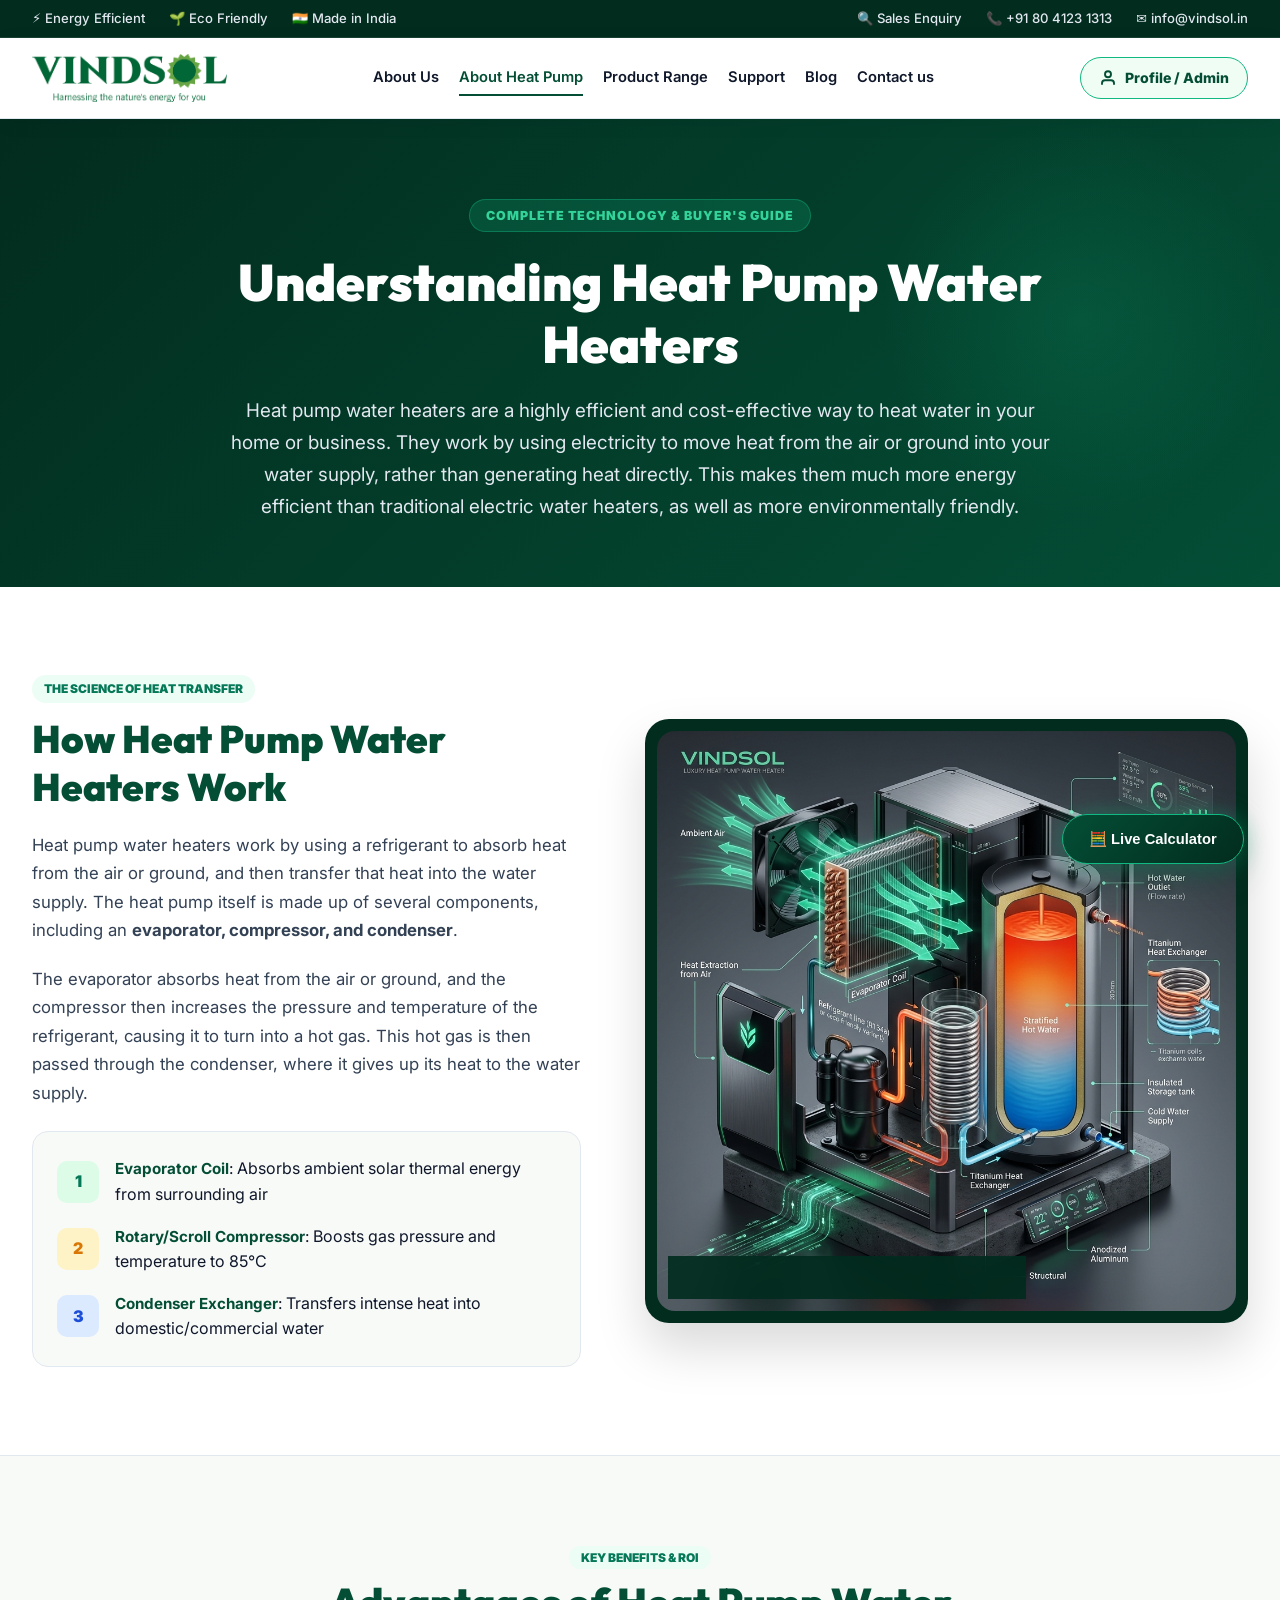
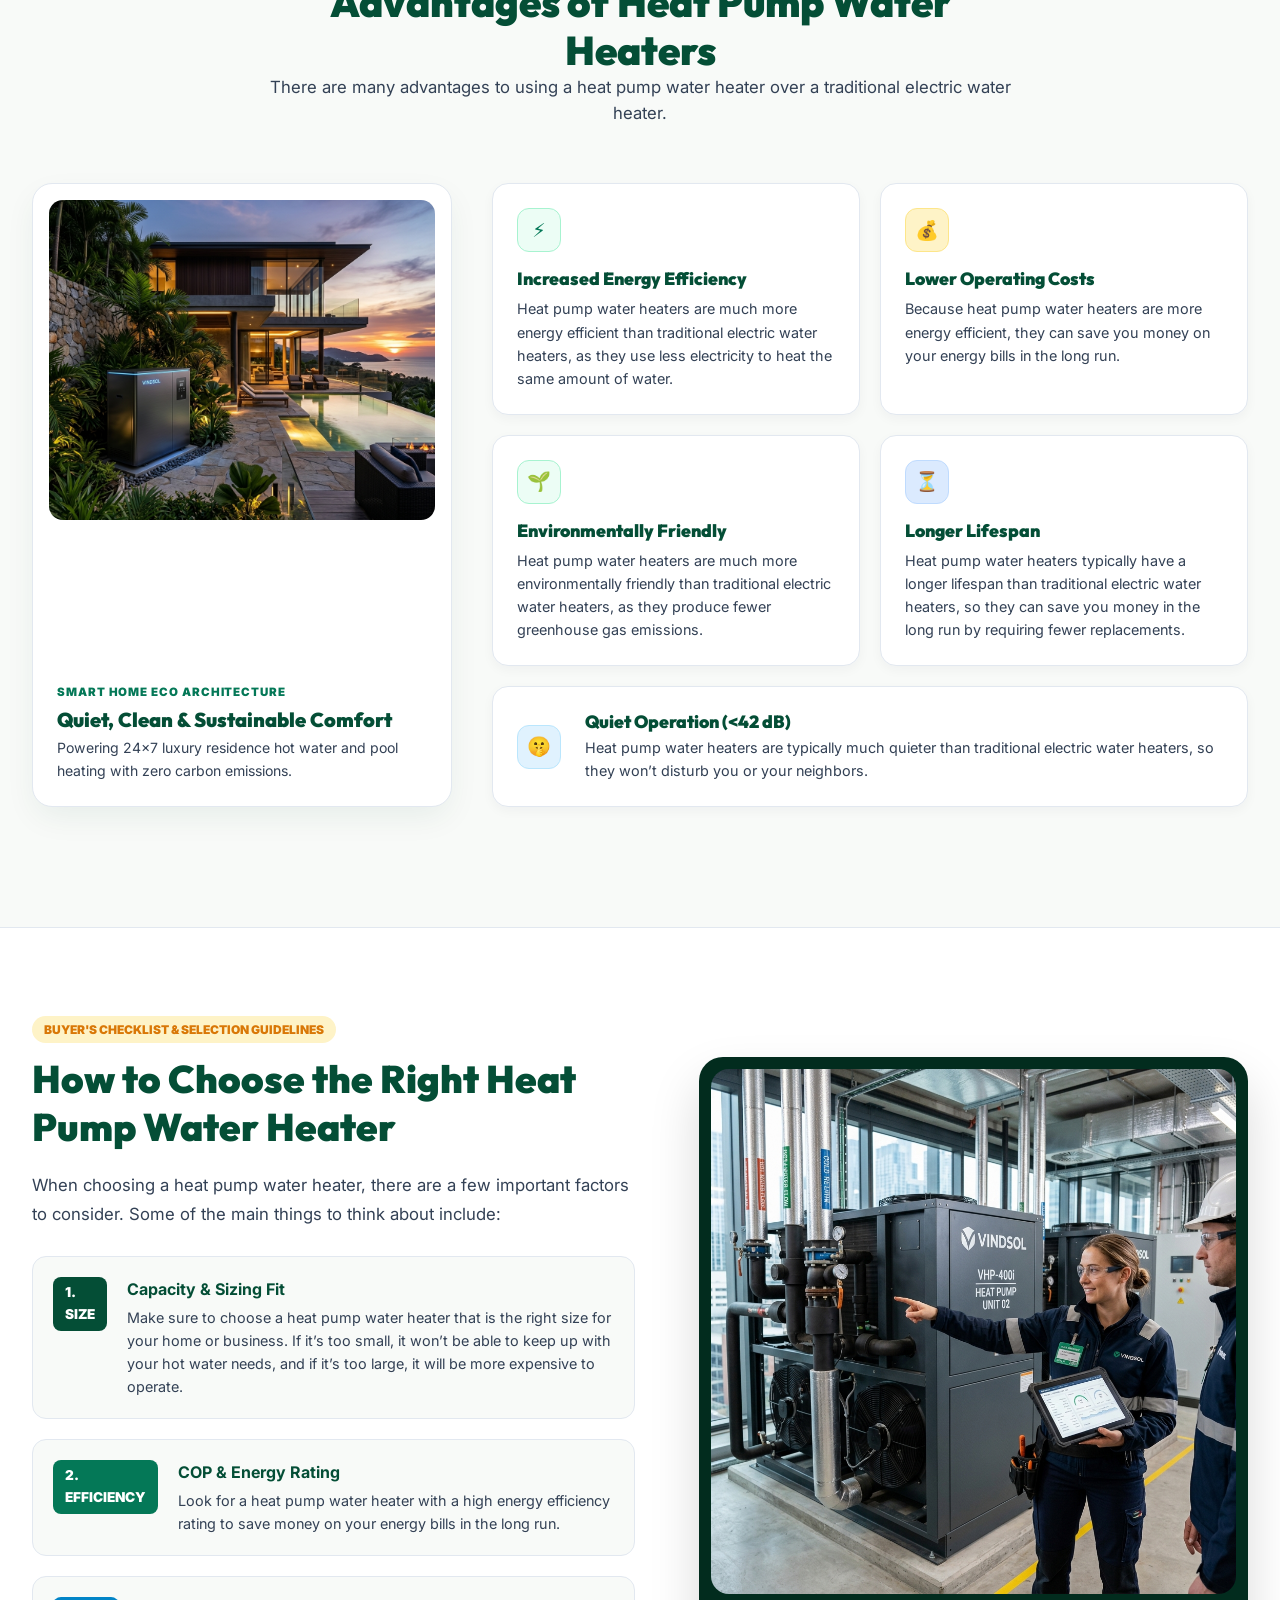
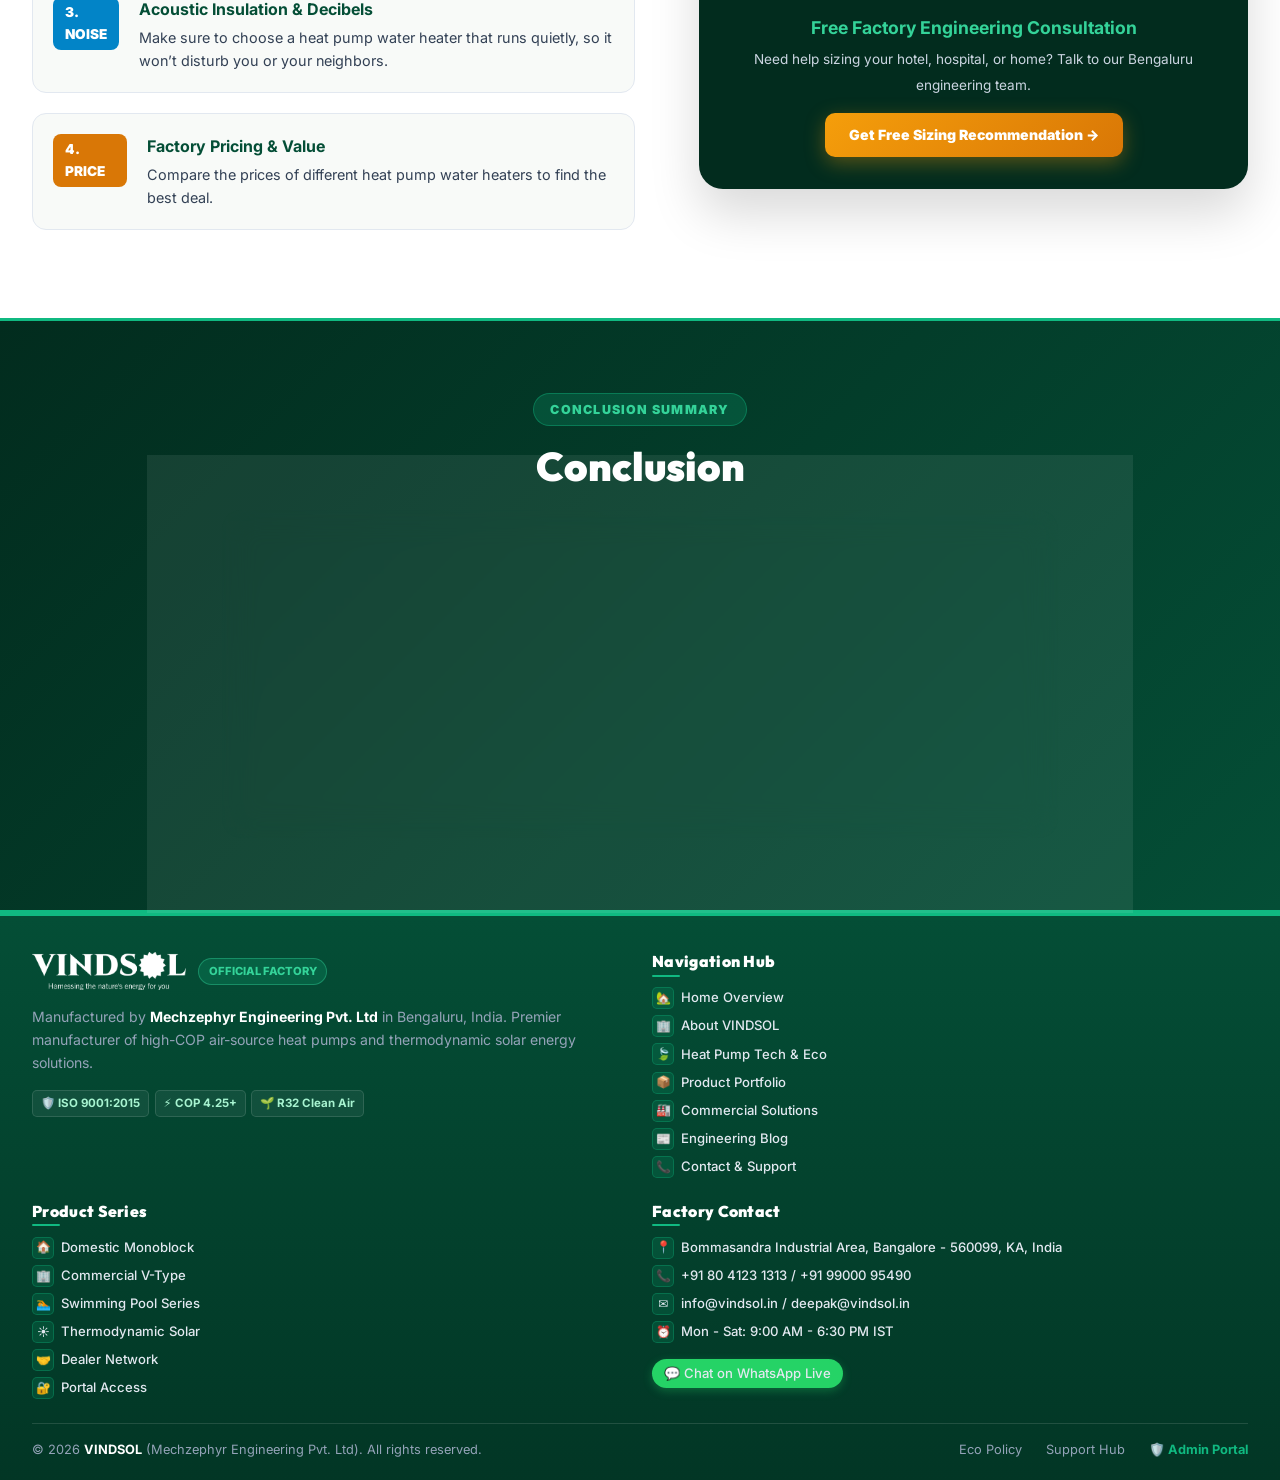
<file: sustainability.html>
<!DOCTYPE html>
<html lang="en">
<head>
  <meta charset="UTF-8">
  <meta name="viewport" content="width=device-width, initial-scale=1.0">
  <title>About Heat Pump Technology & Buyer's Guide | VINDSOL Bengaluru</title>
  <meta name="description" content="Comprehensive guide on how heat pump water heaters work, 5 major advantages over electric geysers, sizing selection guide, and zero-ODP eco refrigerants.">
  <link rel="stylesheet" href="css/style.css">
</head>
<body style="background: #F8FAF8;">

  <!-- TOP UTILITY ANNOUNCEMENT BAR -->
  <div class="top-bar">
    <div class="container top-bar-container">
      <div class="top-bar-left">
        <span class="top-bar-item">⚡ Energy Efficient</span>
        <span class="top-bar-item">🌱 Eco Friendly</span>
        <span class="top-bar-item">🇮🇳 Made in India</span>
      </div>
      <div class="top-bar-right">
        <a href="contact.html" class="top-bar-item">🔍 Sales Enquiry</a>
        <a href="tel:+918041231313" class="top-bar-item">📞 +91 80 4123 1313</a>
        <a href="mailto:info@vindsol.in" class="top-bar-item">✉️ info@vindsol.in</a>
      </div>
    </div>
  </div>

  <!-- MAIN NAVIGATION HEADER -->
  <header class="header">
    <div class="container nav-container">
      <a href="index.html" class="logo-brand" aria-label="VINDSOL Homepage">
        <img src="assets/images/vindsol-official-logo.png" alt="Vindsol Heat Pump Solutions" class="logo-img">
      </a>

      <nav aria-label="Main Navigation">
        <ul class="nav-menu">
          <li><a href="about.html" class="nav-link">About Us</a></li>
          <li><a href="sustainability.html" class="nav-link active">About Heat Pump</a></li>
          <li><a href="products.html" class="nav-link">Product Range</a></li>
          <li><a href="support.html" class="nav-link">Support</a></li>
          <li><a href="blog.html" class="nav-link">Blog</a></li>
          <li><a href="contact.html" class="nav-link">Contact us</a></li>
        </ul>
      </nav>

      <div style="display: flex; align-items: center; gap: 0.75rem;">
        <a href="profile.html" class="nav-profile-btn" aria-label="User Profile">
          <svg width="18" height="18" viewBox="0 0 24 24" fill="none" stroke="currentColor" stroke-width="2.5"><path d="M20 21v-2a4 4 0 0 0-4-4H8a4 4 0 0 0-4 4v2"/><circle cx="12" cy="7" r="4"/></svg>
          <span>Profile / Admin</span>
        </a>
      </div>
    </div>
  </header>

  <!-- 2026 CLEAN-TECH HERO BANNER -->
  <section style="padding: 5rem 0 4rem 0; background: linear-gradient(135deg, #022C1E 0%, #044E36 100%); color: #FFFFFF; position: relative; overflow: hidden;">
    <div style="position: absolute; top: 0; right: 0; width: 400px; height: 400px; background: radial-gradient(circle, rgba(16, 185, 129, 0.15) 0%, transparent 70%); pointer-events: none;"></div>
    
    <div class="container" style="text-align: center; max-width: 900px; position: relative; z-index: 2;">
      <span style="background: rgba(16, 185, 129, 0.2); color: #34D399; font-size: 0.78rem; font-weight: 900; padding: 0.35rem 1rem; border-radius: 99px; text-transform: uppercase; border: 1px solid rgba(16, 185, 129, 0.4); letter-spacing: 0.08em; display: inline-block; margin-bottom: 1.25rem;">
        COMPLETE TECHNOLOGY &amp; BUYER'S GUIDE
      </span>
      <h1 style="font-size: 3.2rem; font-weight: 900; color: #FFFFFF; margin-bottom: 1.25rem; line-height: 1.2;">
        Understanding Heat Pump Water Heaters
      </h1>
      <p style="font-size: 1.18rem; color: #E2E8F0; line-height: 1.7; max-width: 820px; margin: 0 auto;">
        Heat pump water heaters are a highly efficient and cost-effective way to heat water in your home or business. They work by using electricity to move heat from the air or ground into your water supply, rather than generating heat directly. This makes them much more energy efficient than traditional electric water heaters, as well as more environmentally friendly.
      </p>
    </div>
  </section>

  <!-- SECTION 1: HOW HEAT PUMP WATER HEATERS WORK -->
  <section style="padding: 5.5rem 0; background: #FFFFFF;">
    <div class="container">
      <div style="display: grid; grid-template-columns: 1fr 1.1fr; gap: 4rem; align-items: center;">
        
        <div>
          <span style="background: #ECFDF5; color: #047857; font-size: 0.75rem; font-weight: 900; padding: 0.25rem 0.75rem; border-radius: 99px; text-transform: uppercase; display: inline-block; margin-bottom: 0.75rem;">
            THE SCIENCE OF HEAT TRANSFER
          </span>
          <h2 style="font-size: 2.4rem; font-weight: 900; color: var(--color-primary); margin-bottom: 1.25rem; line-height: 1.25;">
            How Heat Pump Water Heaters Work
          </h2>
          <p style="color: var(--text-secondary); font-size: 1.05rem; line-height: 1.7; margin-bottom: 1.25rem;">
            Heat pump water heaters work by using a refrigerant to absorb heat from the air or ground, and then transfer that heat into the water supply. The heat pump itself is made up of several components, including an <strong>evaporator, compressor, and condenser</strong>.
          </p>
          <p style="color: var(--text-secondary); font-size: 1.05rem; line-height: 1.7; margin-bottom: 1.5rem;">
            The evaporator absorbs heat from the air or ground, and the compressor then increases the pressure and temperature of the refrigerant, causing it to turn into a hot gas. This hot gas is then passed through the condenser, where it gives up its heat to the water supply.
          </p>

          <div style="background: #F8FAF8; border: 1.5px solid var(--border-soft); border-radius: 16px; padding: 1.5rem; display: flex; flex-direction: column; gap: 1rem;">
            <div style="display: flex; align-items: center; gap: 1rem;">
              <div style="width: 42px; height: 42px; border-radius: 10px; background: #DCFCE7; color: #047857; display: flex; align-items: center; justify-content: center; font-weight: 900; flex-shrink: 0;">1</div>
              <div><strong style="color: var(--color-primary); font-size: 0.95rem;">Evaporator Coil</strong>: Absorbs ambient solar thermal energy from surrounding air</div>
            </div>
            <div style="display: flex; align-items: center; gap: 1rem;">
              <div style="width: 42px; height: 42px; border-radius: 10px; background: #FEF3C7; color: #D97706; display: flex; align-items: center; justify-content: center; font-weight: 900; flex-shrink: 0;">2</div>
              <div><strong style="color: var(--color-primary); font-size: 0.95rem;">Rotary/Scroll Compressor</strong>: Boosts gas pressure and temperature to 85°C</div>
            </div>
            <div style="display: flex; align-items: center; gap: 1rem;">
              <div style="width: 42px; height: 42px; border-radius: 10px; background: #DBEAFE; color: #1D4ED8; display: flex; align-items: center; justify-content: center; font-weight: 900; flex-shrink: 0;">3</div>
              <div><strong style="color: var(--color-primary); font-size: 0.95rem;">Condenser Exchanger</strong>: Transfers intense heat into domestic/commercial water</div>
            </div>
          </div>
        </div>

        <div style="position: relative;">
          <div style="background: #022C1E; border-radius: 24px; padding: 0.75rem; box-shadow: 0 25px 50px rgba(0,0,0,0.15);">
            <img src="assets/images/heat-pump-diagram-2026.png" alt="3D Heat Pump Technical Diagram" style="width: 100%; height: auto; border-radius: 18px; display: block;">
          </div>
          <div style="position: absolute; bottom: 1.5rem; left: 1.5rem; background: rgba(2, 44, 30, 0.9); backdrop-filter: blur(12px); padding: 0.6rem 1.25rem; border-radius: 99px; border: 1px solid rgba(16, 185, 129, 0.4); color: #FFF; font-size: 0.82rem; font-weight: 800;">
            ⚡ 75% Energy Reduction vs Resistance Geysers
          </div>
        </div>

      </div>
    </div>
  </section>

  <!-- SECTION 2: ADVANTAGES OF HEAT PUMP WATER HEATERS (5 CARDS GRID) -->
  <section style="padding: 5.5rem 0; background: #F8FAF8; border-top: 1px solid var(--border-soft); border-bottom: 1px solid var(--border-soft);">
    <div class="container">
      
      <div style="text-align: center; max-width: 750px; margin: 0 auto 3.5rem auto;">
        <span style="background: #ECFDF5; color: #047857; font-size: 0.75rem; font-weight: 900; padding: 0.25rem 0.75rem; border-radius: 99px; text-transform: uppercase;">
          KEY BENEFITS &amp; ROI
        </span>
        <h2 style="font-size: 2.5rem; font-weight: 900; color: var(--color-primary); margin-top: 0.5rem;">
          Advantages of Heat Pump Water Heaters
        </h2>
        <p style="font-size: 1.05rem; color: var(--text-secondary);">
          There are many advantages to using a heat pump water heater over a traditional electric water heater.
        </p>
      </div>

      <!-- MAIN FEATURED IMAGE & 5 ADVANTAGE CARDS -->
      <div style="display: grid; grid-template-columns: 420px 1fr; gap: 2.5rem; align-items: stretch; margin-bottom: 2rem;">
        
        <div style="background: #FFFFFF; border: 1px solid var(--border-soft); border-radius: 20px; padding: 1rem; box-shadow: var(--shadow-md); display: flex; flex-direction: column; justify-content: space-between;">
          <img src="assets/images/heat-pump-advantages-2026.png" alt="Luxury Villa Heat Pump Installation" style="width: 100%; height: 320px; object-fit: cover; border-radius: 14px; margin-bottom: 1rem;">
          <div style="padding: 0.5rem;">
            <span style="font-size: 0.72rem; font-weight: 900; color: #047857; text-transform: uppercase; letter-spacing: 0.08em;">SMART HOME ECO ARCHITECTURE</span>
            <h3 style="font-size: 1.25rem; font-weight: 900; color: var(--color-primary); margin-top: 0.25rem;">Quiet, Clean &amp; Sustainable Comfort</h3>
            <p style="font-size: 0.88rem; color: var(--text-secondary); margin-top: 0.35rem;">Powering 24x7 luxury residence hot water and pool heating with zero carbon emissions.</p>
          </div>
        </div>

        <div style="display: grid; grid-template-columns: repeat(2, 1fr); gap: 1.25rem;">
          
          <!-- Advantage 1 -->
          <div style="background: #FFFFFF; border: 1px solid var(--border-soft); border-radius: 16px; padding: 1.5rem; box-shadow: var(--shadow-sm);">
            <div style="width: 44px; height: 44px; border-radius: 12px; background: #ECFDF5; border: 1px solid #A7F3D0; display: flex; align-items: center; justify-content: center; color: #047857; font-size: 1.2rem; font-weight: 900; margin-bottom: 1rem;">⚡</div>
            <h3 style="font-size: 1.1rem; font-weight: 900; color: var(--color-primary); margin-bottom: 0.5rem;">Increased Energy Efficiency</h3>
            <p style="font-size: 0.9rem; color: var(--text-secondary); line-height: 1.6;">
              Heat pump water heaters are much more energy efficient than traditional electric water heaters, as they use less electricity to heat the same amount of water.
            </p>
          </div>

          <!-- Advantage 2 -->
          <div style="background: #FFFFFF; border: 1px solid var(--border-soft); border-radius: 16px; padding: 1.5rem; box-shadow: var(--shadow-sm);">
            <div style="width: 44px; height: 44px; border-radius: 12px; background: #FEF3C7; border: 1px solid #FDE68A; display: flex; align-items: center; justify-content: center; color: #D97706; font-size: 1.2rem; font-weight: 900; margin-bottom: 1rem;">💰</div>
            <h3 style="font-size: 1.1rem; font-weight: 900; color: var(--color-primary); margin-bottom: 0.5rem;">Lower Operating Costs</h3>
            <p style="font-size: 0.9rem; color: var(--text-secondary); line-height: 1.6;">
              Because heat pump water heaters are more energy efficient, they can save you money on your energy bills in the long run.
            </p>
          </div>

          <!-- Advantage 3 -->
          <div style="background: #FFFFFF; border: 1px solid var(--border-soft); border-radius: 16px; padding: 1.5rem; box-shadow: var(--shadow-sm);">
            <div style="width: 44px; height: 44px; border-radius: 12px; background: #ECFDF5; border: 1px solid #A7F3D0; display: flex; align-items: center; justify-content: center; color: #047857; font-size: 1.2rem; font-weight: 900; margin-bottom: 1rem;">🌱</div>
            <h3 style="font-size: 1.1rem; font-weight: 900; color: var(--color-primary); margin-bottom: 0.5rem;">Environmentally Friendly</h3>
            <p style="font-size: 0.9rem; color: var(--text-secondary); line-height: 1.6;">
              Heat pump water heaters are much more environmentally friendly than traditional electric water heaters, as they produce fewer greenhouse gas emissions.
            </p>
          </div>

          <!-- Advantage 4 -->
          <div style="background: #FFFFFF; border: 1px solid var(--border-soft); border-radius: 16px; padding: 1.5rem; box-shadow: var(--shadow-sm);">
            <div style="width: 44px; height: 44px; border-radius: 12px; background: #DBEAFE; border: 1px solid #BFDBFE; display: flex; align-items: center; justify-content: center; color: #1D4ED8; font-size: 1.2rem; font-weight: 900; margin-bottom: 1rem;">⏳</div>
            <h3 style="font-size: 1.1rem; font-weight: 900; color: var(--color-primary); margin-bottom: 0.5rem;">Longer Lifespan</h3>
            <p style="font-size: 0.9rem; color: var(--text-secondary); line-height: 1.6;">
              Heat pump water heaters typically have a longer lifespan than traditional electric water heaters, so they can save you money in the long run by requiring fewer replacements.
            </p>
          </div>

          <!-- Advantage 5 (Full Width) -->
          <div style="grid-column: span 2; background: #FFFFFF; border: 1px solid var(--border-soft); border-radius: 16px; padding: 1.5rem; box-shadow: var(--shadow-sm); display: flex; align-items: center; gap: 1.5rem;">
            <div style="width: 44px; height: 44px; border-radius: 12px; background: #E0F2FE; border: 1px solid #BAE6FD; display: flex; align-items: center; justify-content: center; color: #0284C7; font-size: 1.2rem; font-weight: 900; flex-shrink: 0;">🤫</div>
            <div>
              <h3 style="font-size: 1.1rem; font-weight: 900; color: var(--color-primary); margin-bottom: 0.25rem;">Quiet Operation (&lt;42 dB)</h3>
              <p style="font-size: 0.9rem; color: var(--text-secondary); line-height: 1.6;">
                Heat pump water heaters are typically much quieter than traditional electric water heaters, so they won’t disturb you or your neighbors.
              </p>
            </div>
          </div>

        </div>

      </div>
    </div>
  </section>

  <!-- SECTION 3: HOW TO CHOOSE THE RIGHT HEAT PUMP WATER HEATER -->
  <section style="padding: 5.5rem 0; background: #FFFFFF;">
    <div class="container">
      
      <div style="display: grid; grid-template-columns: 1.1fr 1fr; gap: 4rem; align-items: center;">
        
        <div>
          <span style="background: #FEF3C7; color: #D97706; font-size: 0.75rem; font-weight: 900; padding: 0.25rem 0.75rem; border-radius: 99px; text-transform: uppercase; display: inline-block; margin-bottom: 0.75rem;">
            BUYER'S CHECKLIST &amp; SELECTION GUIDELINES
          </span>
          <h2 style="font-size: 2.4rem; font-weight: 900; color: var(--color-primary); margin-bottom: 1.25rem; line-height: 1.25;">
            How to Choose the Right Heat Pump Water Heater
          </h2>
          <p style="color: var(--text-secondary); font-size: 1.05rem; line-height: 1.7; margin-bottom: 1.75rem;">
            When choosing a heat pump water heater, there are a few important factors to consider. Some of the main things to think about include:
          </p>

          <div style="display: flex; flex-direction: column; gap: 1.25rem;">
            
            <div style="background: #F8FAF8; border: 1px solid var(--border-soft); border-radius: 14px; padding: 1.25rem; display: flex; gap: 1.25rem; align-items: flex-start;">
              <span style="background: var(--color-primary); color: #FFF; font-weight: 900; font-size: 0.85rem; padding: 0.3rem 0.75rem; border-radius: 8px;">1. SIZE</span>
              <div>
                <strong style="font-size: 1rem; color: var(--color-primary); display: block; margin-bottom: 0.2rem;">Capacity &amp; Sizing Fit</strong>
                <p style="font-size: 0.9rem; color: var(--text-secondary); line-height: 1.6;">
                  Make sure to choose a heat pump water heater that is the right size for your home or business. If it’s too small, it won’t be able to keep up with your hot water needs, and if it’s too large, it will be more expensive to operate.
                </p>
              </div>
            </div>

            <div style="background: #F8FAF8; border: 1px solid var(--border-soft); border-radius: 14px; padding: 1.25rem; display: flex; gap: 1.25rem; align-items: flex-start;">
              <span style="background: #047857; color: #FFF; font-weight: 900; font-size: 0.85rem; padding: 0.3rem 0.75rem; border-radius: 8px;">2. EFFICIENCY</span>
              <div>
                <strong style="font-size: 1rem; color: var(--color-primary); display: block; margin-bottom: 0.2rem;">COP &amp; Energy Rating</strong>
                <p style="font-size: 0.9rem; color: var(--text-secondary); line-height: 1.6;">
                  Look for a heat pump water heater with a high energy efficiency rating to save money on your energy bills in the long run.
                </p>
              </div>
            </div>

            <div style="background: #F8FAF8; border: 1px solid var(--border-soft); border-radius: 14px; padding: 1.25rem; display: flex; gap: 1.25rem; align-items: flex-start;">
              <span style="background: #0284C7; color: #FFF; font-weight: 900; font-size: 0.85rem; padding: 0.3rem 0.75rem; border-radius: 8px;">3. NOISE</span>
              <div>
                <strong style="font-size: 1rem; color: var(--color-primary); display: block; margin-bottom: 0.2rem;">Acoustic Insulation &amp; Decibels</strong>
                <p style="font-size: 0.9rem; color: var(--text-secondary); line-height: 1.6;">
                  Make sure to choose a heat pump water heater that runs quietly, so it won’t disturb you or your neighbors.
                </p>
              </div>
            </div>

            <div style="background: #F8FAF8; border: 1px solid var(--border-soft); border-radius: 14px; padding: 1.25rem; display: flex; gap: 1.25rem; align-items: flex-start;">
              <span style="background: #D97706; color: #FFF; font-weight: 900; font-size: 0.85rem; padding: 0.3rem 0.75rem; border-radius: 8px;">4. PRICE</span>
              <div>
                <strong style="font-size: 1rem; color: var(--color-primary); display: block; margin-bottom: 0.2rem;">Factory Pricing &amp; Value</strong>
                <p style="font-size: 0.9rem; color: var(--text-secondary); line-height: 1.6;">
                  Compare the prices of different heat pump water heaters to find the best deal.
                </p>
              </div>
            </div>

          </div>
        </div>

        <div style="background: #022C1E; border-radius: 24px; padding: 0.75rem; box-shadow: 0 25px 50px rgba(0,0,0,0.15);">
          <img src="assets/images/heat-pump-selection-guide-2026.png" alt="HVAC Engineer Selection Guide" style="width: 100%; height: auto; border-radius: 18px; display: block;">
          <div style="padding: 1.25rem; color: #FFF; text-align: center;">
            <strong style="font-size: 1.1rem; color: #34D399; display: block; margin-bottom: 0.25rem;">Free Factory Engineering Consultation</strong>
            <span style="font-size: 0.85rem; color: #CBD5E1;">Need help sizing your hotel, hospital, or home? Talk to our Bengaluru engineering team.</span>
            <div style="margin-top: 1rem;">
              <a href="contact.html" class="btn-amazon-primary" style="display: inline-block; padding: 0.65rem 1.5rem; font-size: 0.88rem; text-decoration: none;">
                Get Free Sizing Recommendation →
              </a>
            </div>
          </div>
        </div>

      </div>

    </div>
  </section>

  <!-- SECTION 4: CONCLUSION SUMMARY BANNER -->
  <section style="padding: 4.5rem 0; background: linear-gradient(135deg, #022C1E 0%, #044E36 100%); color: #FFFFFF; border-top: 3px solid #10B981; border-bottom: 3px solid #10B981;">
    <div class="container" style="text-align: center; max-width: 900px;">
      <span style="background: rgba(16, 185, 129, 0.2); color: #34D399; font-size: 0.78rem; font-weight: 900; padding: 0.35rem 1rem; border-radius: 99px; text-transform: uppercase; border: 1px solid rgba(16, 185, 129, 0.4); letter-spacing: 0.1em; display: inline-block; margin-bottom: 1rem;">
        CONCLUSION SUMMARY
      </span>
      <h2 style="font-size: 2.5rem; font-weight: 900; color: #FFFFFF; margin-bottom: 1.25rem;">Conclusion</h2>
      
      <div style="background: rgba(255, 255, 255, 0.08); backdrop-filter: blur(16px); border: 1.5px solid rgba(16, 185, 129, 0.3); border-radius: 20px; padding: 2.5rem; box-shadow: 0 20px 50px rgba(0,0,0,0.3);">
        <p style="font-size: 1.25rem; color: #FFFFFF; font-weight: 700; line-height: 1.7; margin-bottom: 1.25rem;">
          Heat pump water heaters are a highly efficient and cost-effective way to heat water in your home or business. They work by using electricity to move heat from the air or ground into your water supply, rather than generating heat directly. This makes them much more energy efficient than traditional electric water heaters, as well as more environmentally friendly.
        </p>
        <p style="font-size: 1.1rem; color: #34D399; font-weight: 800;">
          When choosing a heat pump water heater, be sure to consider factors such as size, energy efficiency, noise level, and price.
        </p>
      </div>
    </div>
  </section>

  <!-- FOOTER -->
  <!-- =========================================================================
       GLOBAL 2026 CLEAN-TECH FOOTER
       ========================================================================= -->
  <footer class="footer">
    <div class="container">
      <div class="footer-grid">
        
        <!-- Column 1: Brand & Enterprise Information -->
        <div>
          <div style="display: flex; align-items: center; gap: 0.75rem; margin-bottom: 1rem;">
            <img src="assets/images/vindsol-official-logo.png" alt="VINDSOL Logo" style="height: 38px; filter: brightness(0) invert(1);">
            <span style="background: rgba(16, 185, 129, 0.2); color: #34D399; font-size: 0.7rem; font-weight: 800; padding: 0.2rem 0.6rem; border-radius: 99px; border: 1px solid rgba(52, 211, 153, 0.4); text-transform: uppercase;">
              OFFICIAL FACTORY
            </span>
          </div>
          <p style="color: #94A3B8; font-size: 0.88rem; line-height: 1.6; margin-bottom: 1rem;">
            Manufactured by <strong style="color: #FFFFFF;">Mechzephyr Engineering Pvt. Ltd</strong> in Bengaluru, India. Premier manufacturer of high-COP air-source heat pumps and thermodynamic solar energy solutions.
          </p>
          <div class="footer-trust-badges">
            <span class="footer-badge-item">🛡️ ISO 9001:2015</span>
            <span class="footer-badge-item">⚡ COP 4.25+</span>
            <span class="footer-badge-item">🌱 R32 Clean Air</span>
          </div>
        </div>

        <!-- Column 2: Navigation Hub (Icons for ALL Lines) -->
        <div>
          <h4 class="footer-col-title">Navigation Hub</h4>
          <ul class="footer-links">
            <li><a href="index.html"><span class="footer-icon-badge">🏡</span> Home Overview</a></li>
            <li><a href="about.html"><span class="footer-icon-badge">🏢</span> About VINDSOL</a></li>
            <li><a href="sustainability.html"><span class="footer-icon-badge">🍃</span> Heat Pump Tech &amp; Eco</a></li>
            <li><a href="products.html"><span class="footer-icon-badge">📦</span> Product Portfolio</a></li>
            <li><a href="applications.html"><span class="footer-icon-badge">🏭</span> Commercial Solutions</a></li>
            <li><a href="blog.html"><span class="footer-icon-badge">📰</span> Engineering Blog</a></li>
            <li><a href="contact.html"><span class="footer-icon-badge">📞</span> Contact &amp; Support</a></li>
          </ul>
        </div>

        <!-- Column 3: Heat Pump Series (Icons for ALL Lines) -->
        <div>
          <h4 class="footer-col-title">Product Series</h4>
          <ul class="footer-links">
            <li><a href="products.html#domestic"><span class="footer-icon-badge">🏠</span> Domestic Monoblock</a></li>
            <li><a href="products.html#commercial"><span class="footer-icon-badge">🏢</span> Commercial V-Type</a></li>
            <li><a href="products.html#pool"><span class="footer-icon-badge">🏊</span> Swimming Pool Series</a></li>
            <li><a href="products.html#solar"><span class="footer-icon-badge">☀️</span> Thermodynamic Solar</a></li>
            <li><a href="partner.html"><span class="footer-icon-badge">🤝</span> Dealer Network</a></li>
            <li><a href="profile.html"><span class="footer-icon-badge">🔐</span> Portal Access</a></li>
          </ul>
        </div>

        <!-- Column 4: Factory Contact & Live Help (Icons for ALL Lines) -->
        <div>
          <h4 class="footer-col-title">Factory Contact</h4>
          <ul class="footer-links">
            <li>
              <div class="footer-contact-item">
                <span class="footer-icon-badge">📍</span>
                <span>Bommasandra Industrial Area, Bangalore - 560099, KA, India</span>
              </div>
            </li>
            <li>
              <a href="tel:+918041231313">
                <span class="footer-icon-badge">📞</span>
                <span>+91 80 4123 1313 / +91 99000 95490</span>
              </a>
            </li>
            <li>
              <a href="mailto:info@vindsol.in">
                <span class="footer-icon-badge">✉️</span>
                <span>info@vindsol.in / deepak@vindsol.in</span>
              </a>
            </li>
            <li>
              <div class="footer-contact-item">
                <span class="footer-icon-badge">⏰</span>
                <span>Mon - Sat: 9:00 AM - 6:30 PM IST</span>
              </div>
            </li>
            <li style="margin-top: 0.4rem;">
              <a href="https://wa.me/919900095490" target="_blank" class="footer-wa-pill">
                💬 Chat on WhatsApp Live
              </a>
            </li>
          </ul>
        </div>

      </div>

      <!-- Footer Bottom -->
      <div class="footer-bottom">
        <div>
          &copy; 2026 <strong style="color: #FFFFFF;">VINDSOL</strong> (Mechzephyr Engineering Pvt. Ltd). All rights reserved.
        </div>
        <div style="display: flex; gap: 1.5rem; align-items: center;">
          <a href="sustainability.html" style="color: #94A3B8; text-decoration: none;">Eco Policy</a>
          <a href="support.html" style="color: #94A3B8; text-decoration: none;">Support Hub</a>
          <a href="admin.html" style="color: #10B981; font-weight: 700; text-decoration: none;">🛡️ Admin Portal</a>
        </div>
      </div>

    </div>
  </footer>

  <!-- FLOATING CALCULATOR MODAL & TRIGGER BUTTON -->
  <button class="floating-calc-trigger open-calc-modal" aria-label="Open Savings Calculator">
    🧮 Live Calculator
  </button>

  <div class="calc-modal-overlay" id="calcModalOverlay">
    <div class="calc-modal-card">
      <button class="calc-modal-close" id="closeCalcModalBtn" aria-label="Close Calculator Modal">&times;</button>
      
      <div style="margin-bottom: 1.25rem; display: flex; align-items: center; justify-content: space-between; flex-wrap: wrap; gap: 1rem; border-bottom: 2px solid #E2E8F0; padding-bottom: 0.85rem;">
        <div>
          <div class="blueprint-tag">OFFICIAL VINDSOL PROFORMA QUOTATION CALCULATOR</div>
          <h3 style="font-size: 1.6rem; font-weight: 900; color: var(--color-primary); margin-top: 0.25rem;">Instant Proforma Quotation &amp; Sizing Hub</h3>
        </div>
        <div style="text-align: right; font-size: 0.8rem; font-weight: 700; color: var(--text-muted);">
          <div>Ref: <strong style="color: var(--color-primary);" id="quoteRefNo">VIN/2026/QT-8421</strong></div>
          <div>Date: <strong id="quoteDate">05 Aug 2026</strong></div>
        </div>
      </div>

      <!-- Customer Details Header Inputs -->
      <div style="background: #F8FAF8; border: 1px solid var(--border-soft); border-radius: 10px; padding: 0.85rem 1rem; margin-bottom: 1.25rem; display: grid; grid-template-columns: repeat(3, 1fr); gap: 0.85rem;">
        <div>
          <label style="font-size: 0.75rem; font-weight: 700; color: var(--text-muted); display: block;" for="custName">Customer / Company Name</label>
          <input type="text" id="custName" class="form-input-custom" value="Royal Palms Hotel" style="padding: 0.4rem 0.6rem; font-size: 0.85rem;">
        </div>
        <div>
          <label style="font-size: 0.75rem; font-weight: 700; color: var(--text-muted); display: block;" for="custMobile">WhatsApp / Phone No</label>
          <input type="text" id="custMobile" class="form-input-custom" value="+91 98765 43210" style="padding: 0.4rem 0.6rem; font-size: 0.85rem;">
        </div>
        <div>
          <label style="font-size: 0.75rem; font-weight: 700; color: var(--text-muted); display: block;" for="custCity">Site Location / City</label>
          <input type="text" id="custCity" class="form-input-custom" value="Bengaluru, KA" style="padding: 0.4rem 0.6rem; font-size: 0.85rem;">
        </div>
      </div>

      <!-- Mode Switcher Tabs -->
      <div class="calc-nav-tabs">
        <button class="calc-nav-btn active" data-calc-tab="tab-comm-calc">
          🏢 Commercial Hot Water Quote
        </button>
        <button class="calc-nav-btn" data-calc-tab="tab-pool-calc">
          🏊 Swimming Pool &amp; Spa Quote
        </button>
        <button class="calc-nav-btn" data-calc-tab="tab-dom-calc">
          🏠 Residential Domestic Quote
        </button>
        <button class="calc-nav-btn" data-calc-tab="tab-custom-calc" style="color: #FFD700; font-weight: 900;">
          🛠️ Custom Special Product Request
        </button>
      </div>

      <!-- TAB 1: Commercial Hot Water Sizer & Quote -->
      <div class="calc-tab-pane active" id="tab-comm-calc">
        <div class="calc-grid-layout">
          
          <div class="calc-input-box">
            <h4 style="font-size: 0.95rem; font-weight: 800; color: #15803D; margin-bottom: 0.85rem;">1. Operating Thermal Parameters</h4>
            
            <div class="form-field-group">
              <label class="form-label-custom" for="commVolume">Daily Hot Water Demand (Liters / Day)</label>
              <input type="number" id="commVolume" class="form-input-custom" value="1000" step="100">
            </div>

            <div style="display: grid; grid-template-columns: 1fr 1fr; gap: 0.85rem;">
              <div class="form-field-group">
                <label class="form-label-custom" for="commT1">Cold Water In (°C)</label>
                <input type="number" id="commT1" class="form-input-custom" value="20" step="1">
              </div>
              <div class="form-field-group">
                <label class="form-label-custom" for="commT2">Target Hot Water (°C)</label>
                <input type="number" id="commT2" class="form-input-custom" value="55" step="1">
              </div>
            </div>

            <div style="display: grid; grid-template-columns: 1fr 1fr; gap: 0.85rem;">
              <div class="form-field-group">
                <label class="form-label-custom" for="commHT">Heating Window (Hrs/Day)</label>
                <input type="number" id="commHT" class="form-input-custom" value="8" step="0.5">
              </div>
              <div class="form-field-group">
                <label class="form-label-custom" for="commTariff">Tariff Rate (₹ / kWh)</label>
                <input type="number" id="commTariff" class="form-input-custom" value="8.00" step="0.25">
              </div>
            </div>
          </div>

          <div class="calc-results-box">
            <div class="calc-results-title">
              <span>Proforma Quotation Breakdown</span>
              <span>⚡ COP 4.25x</span>
            </div>

            <div class="calc-metric-grid">
              <div class="calc-metric-card">
                <span class="calc-metric-label">Required Heat Pump</span>
                <div class="calc-metric-val" id="commKWVal">5.1 kW</div>
              </div>
              <div class="calc-metric-card">
                <span class="calc-metric-label">Daily Net Load</span>
                <div class="calc-metric-val" id="commKcalVal">41 kWh/day</div>
              </div>
            </div>

            <!-- Bill of Materials (BOM) Itemized Quotation Table -->
            <table class="quote-bom-table">
              <thead>
                <tr>
                  <th>Equipment Description</th>
                  <th style="text-align: right;">Amount (₹)</th>
                </tr>
              </thead>
              <tbody id="commBomTableBody">
                <tr>
                  <td>VDHP 11000 MB Monoblock (10 kW)</td>
                  <td style="text-align: right;">₹ 98,000</td>
                </tr>
                <tr>
                  <td>Quartz Blue Glass Tank (1000L)</td>
                  <td style="text-align: right;">₹ 45,000</td>
                </tr>
                <tr>
                  <td>Safety Valve Package (VRV + TPRV)</td>
                  <td style="text-align: right;">₹ 8,500</td>
                </tr>
                <tr>
                  <td>Freight &amp; Factory Commissioning</td>
                  <td style="text-align: right;">₹ 6,500</td>
                </tr>
                <tr class="quote-total-row">
                  <td>Total Investment Excl. Tax</td>
                  <td style="text-align: right;" id="commSubtotalVal">₹ 1,58,000</td>
                </tr>
                <tr class="quote-total-row" style="background: rgba(255, 215, 0, 0.2); color: #FFFFFF;">
                  <td>Grand Total (Incl. 18% GST)</td>
                  <td style="text-align: right; font-size: 1.15rem; color: #FFD700;" id="commGrandTotalVal">₹ 1,86,440</td>
                </tr>
              </tbody>
            </table>

            <div style="margin-top: 0.85rem; font-size: 0.8rem; color: #DCFCE7; display: flex; justify-content: space-between;">
              <span>Annual Power Savings: <strong style="color: #FFD700;" id="commYearlySavingsVal">₹ 1,04,076</strong></span>
              <span>ROI Payback: <strong style="color: #86EFAC;" id="commPaybackVal">0.9 Yrs</strong></span>
            </div>

            <div style="display: grid; grid-template-columns: 1fr 1fr 1.2fr; gap: 0.5rem; margin-top: 1.25rem;">
              <button onclick="window.print()" class="btn-buy-secondary" style="background: rgba(255,255,255,0.2); color: #FFF; border: 1px solid #FFF; padding: 0.6rem; font-size: 0.8rem; justify-content: center;">
                🖨️ Print PDF
              </button>
              <a href="#" id="commWaBtn" target="_blank" class="btn-buy-primary" style="background: #25D366; color: #FFF; border: none; padding: 0.6rem; font-size: 0.8rem; justify-content: center;">
                📱 WhatsApp
              </a>
              <button onclick="submitQuoteToVindsol('Commercial Hot Water')" class="btn-buy-primary" style="background: #10B981; color: #FFF; border: none; padding: 0.6rem; font-size: 0.8rem; justify-content: center; font-weight: 900;">
                📩 Submit to VINDSOL
              </button>
            </div>

          </div>

        </div>
      </div>

      <!-- TAB 2: Swimming Pool & Spa Quote -->
      <div class="calc-tab-pane" id="tab-pool-calc">
        <div class="calc-grid-layout">
          
          <div class="calc-input-box">
            <h4 style="font-size: 0.95rem; font-weight: 800; color: #15803D; margin-bottom: 0.85rem;">Pool Dimensions &amp; Environment</h4>
            
            <div class="form-field-group">
              <label class="form-label-custom" for="poolVol">Pool Volume (m³ / Cubic Meters)</label>
              <input type="number" id="poolVol" class="form-input-custom" value="100" step="10">
            </div>

            <div style="display: grid; grid-template-columns: 1fr 1fr; gap: 0.85rem;">
              <div class="form-field-group">
                <label class="form-label-custom" for="poolType">Pool Location</label>
                <select id="poolType" class="form-select-custom">
                  <option value="outdoor" selected>Outdoor Pool</option>
                  <option value="indoor">Indoor Pool</option>
                </select>
              </div>
              <div class="form-field-group">
                <label class="form-label-custom" for="poolAmb">Ambient Temp (°C)</label>
                <input type="number" id="poolAmb" class="form-input-custom" value="20" step="1">
              </div>
            </div>

            <div style="display: grid; grid-template-columns: 1fr 1fr; gap: 0.85rem;">
              <div class="form-field-group">
                <label class="form-label-custom" for="poolT2">Target Pool Temp (°C)</label>
                <input type="number" id="poolT2" class="form-input-custom" value="28" step="1">
              </div>
              <div class="form-field-group">
                <label class="form-label-custom" for="poolT1">Fresh Water Input (°C)</label>
                <input type="number" id="poolT1" class="form-input-custom" value="15" step="1">
              </div>
            </div>
          </div>

          <div class="calc-results-box">
            <div class="calc-results-title">
              <span>Titanium Pool Quotation</span>
              <span>🏊 Titanium Exchanger</span>
            </div>

            <div class="calc-metric-grid">
              <div class="calc-metric-card">
                <span class="calc-metric-label">Heat Load Capacity</span>
                <div class="calc-metric-val" id="poolKWVal">31.5 kW</div>
              </div>
              <div class="calc-metric-card">
                <span class="calc-metric-label">Initial Warmup</span>
                <div class="calc-metric-val" id="poolFHVal">23.0 kW</div>
              </div>
            </div>

            <table class="quote-bom-table">
              <thead>
                <tr>
                  <th>Equipment Description</th>
                  <th style="text-align: right;">Amount (₹)</th>
                </tr>
              </thead>
              <tbody id="poolBomTableBody">
                <tr>
                  <td>VPHP 3500 Pool Heater (35 kW Titanium)</td>
                  <td style="text-align: right;">₹ 1,95,000</td>
                </tr>
                <tr>
                  <td>Titanium Water Heat Exchanger Circuit</td>
                  <td style="text-align: right;">Included</td>
                </tr>
                <tr>
                  <td>Freight &amp; Commissioning</td>
                  <td style="text-align: right;">₹ 8,500</td>
                </tr>
                <tr class="quote-total-row">
                  <td>Subtotal Excl. Tax</td>
                  <td style="text-align: right;" id="poolSubtotalVal">₹ 2,03,500</td>
                </tr>
                <tr class="quote-total-row" style="background: rgba(255, 215, 0, 0.2); color: #FFFFFF;">
                  <td>Grand Total (Incl. 18% GST)</td>
                  <td style="text-align: right; font-size: 1.15rem; color: #FFD700;" id="poolGrandTotalVal">₹ 2,40,130</td>
                </tr>
              </tbody>
            </table>

            <div style="display: grid; grid-template-columns: 1fr 1fr 1.2fr; gap: 0.5rem; margin-top: 1.25rem;">
              <button onclick="window.print()" class="btn-buy-secondary" style="background: rgba(255,255,255,0.2); color: #FFF; border: 1px solid #FFF; padding: 0.6rem; font-size: 0.8rem; justify-content: center;">
                🖨️ Print PDF
              </button>
              <a href="#" id="poolWaBtn" target="_blank" class="btn-buy-primary" style="background: #25D366; color: #FFF; border: none; padding: 0.6rem; font-size: 0.8rem; justify-content: center;">
                📱 WhatsApp
              </a>
              <button onclick="submitQuoteToVindsol('Swimming Pool & Spa')" class="btn-buy-primary" style="background: #10B981; color: #FFF; border: none; padding: 0.6rem; font-size: 0.8rem; justify-content: center; font-weight: 900;">
                📩 Submit to VINDSOL
              </button>
            </div>

          </div>

        </div>
      </div>

      <!-- TAB 3: Residential Domestic Quote -->
      <div class="calc-tab-pane" id="tab-dom-calc">
        <div class="calc-grid-layout">
          
          <div class="calc-input-box">
            <h4 style="font-size: 0.95rem; font-weight: 800; color: #15803D; margin-bottom: 0.85rem;">Residential Water Usage</h4>
            
            <div class="form-field-group">
              <label class="form-label-custom" for="calcPeople">Family Size / Occupants</label>
              <input type="number" id="calcPeople" class="form-input-custom" value="4" min="1" max="50">
            </div>

            <div class="form-field-group">
              <label class="form-label-custom" for="calcLitres">Daily Hot Water Demand (Liters)</label>
              <input type="number" id="calcLitres" class="form-input-custom" value="200" step="50">
            </div>

            <div style="display: grid; grid-template-columns: 1fr 1fr; gap: 0.85rem;">
              <div class="form-field-group">
                <label class="form-label-custom" for="calcHeaterType">Existing System</label>
                <select id="calcHeaterType" class="form-select-custom">
                  <option value="geyser" selected>Electric Geyser (0.9)</option>
                  <option value="boiler">Diesel Boiler (0.7)</option>
                  <option value="solar">Solar Backup (1.5)</option>
                </select>
              </div>
              <div class="form-field-group">
                <label class="form-label-custom" for="calcTariff">Tariff (₹/kWh)</label>
                <input type="number" id="calcTariff" class="form-input-custom" value="8.00" step="0.25">
              </div>
            </div>
          </div>

          <div class="calc-results-box">
            <div class="calc-results-title">
              <span>Domestic Monoblock Quote</span>
              <span>🏠 Residential</span>
            </div>

            <div class="calc-metric-grid">
              <div class="calc-metric-card">
                <span class="calc-metric-label">Monthly Savings</span>
                <div class="calc-metric-val" id="monthlySavingsVal" style="color: #86EFAC;">₹ 1,922</div>
              </div>
              <div class="calc-metric-card">
                <span class="calc-metric-label">Est. Payback</span>
                <div class="calc-metric-val" id="paybackPeriodVal">2.8 Years</div>
              </div>
            </div>

            <table class="quote-bom-table">
              <thead>
                <tr>
                  <th>Equipment Description</th>
                  <th style="text-align: right;">Amount (₹)</th>
                </tr>
              </thead>
              <tbody id="domBomTableBody">
                <tr>
                  <td>VDHP 4500 MB All-in-One (200L)</td>
                  <td style="text-align: right;">₹ 65,000</td>
                </tr>
                <tr>
                  <td>Standard Installation &amp; Piping Kit</td>
                  <td style="text-align: right;">₹ 4,500</td>
                </tr>
                <tr class="quote-total-row">
                  <td>Subtotal Excl. Tax</td>
                  <td style="text-align: right;" id="domSubtotalVal">₹ 69,500</td>
                </tr>
                <tr class="quote-total-row" style="background: rgba(255, 215, 0, 0.2); color: #FFFFFF;">
                  <td>Grand Total (Incl. 18% GST)</td>
                  <td style="text-align: right; font-size: 1.15rem; color: #FFD700;" id="domGrandTotalVal">₹ 82,010</td>
                </tr>
              </tbody>
            </table>

            <div style="display: grid; grid-template-columns: 1fr 1fr 1.2fr; gap: 0.5rem; margin-top: 1.25rem;">
              <button onclick="window.print()" class="btn-buy-secondary" style="background: rgba(255,255,255,0.2); color: #FFF; border: 1px solid #FFF; padding: 0.6rem; font-size: 0.8rem; justify-content: center;">
                🖨️ Print PDF
              </button>
              <a href="#" id="domWaBtn" target="_blank" class="btn-buy-primary" style="background: #25D366; color: #FFF; border: none; padding: 0.6rem; font-size: 0.8rem; justify-content: center;">
                📱 WhatsApp
              </a>
              <button onclick="submitQuoteToVindsol('Residential Domestic')" class="btn-buy-primary" style="background: #10B981; color: #FFF; border: none; padding: 0.6rem; font-size: 0.8rem; justify-content: center; font-weight: 900;">
                📩 Submit to VINDSOL
              </button>
            </div>

          </div>

        </div>
      </div>

      <!-- TAB 4: Custom Special Products Engineering Request -->
      <div class="calc-tab-pane" id="tab-custom-calc">
        <div style="background: #022C1E; color: #FFF; border-radius: 16px; padding: 2rem;">
          <div style="text-align: center; margin-bottom: 1.5rem;">
            <span style="background: #10B981; color: #022C1E; font-size: 0.75rem; font-weight: 900; padding: 0.25rem 0.75rem; border-radius: 99px; text-transform: uppercase;">
              🛠️ Custom Special Engineering Request
            </span>
            <h3 style="font-size: 1.5rem; font-weight: 900; color: #FFF; margin-top: 0.5rem;">Need a Modified or Special Heat Pump Product?</h3>
            <p style="font-size: 0.9rem; color: #A7F3D0;">Enter your custom site specifications below. Our Factory Engineering Team will design and prepare a custom quotation.</p>
          </div>

          <form onsubmit="submitCustomSpecialRequest(event)" style="display: grid; grid-template-columns: 1fr 1fr; gap: 1rem;">
            <div class="form-field-group">
              <label class="form-label-custom" style="color: #E2E8F0;">Custom Requirement Name / Application</label>
              <input type="text" id="customAppName" required class="form-input-custom" placeholder="e.g. Dairy Pasteurization 85°C System / Resort Olympic Pool">
            </div>

            <div class="form-field-group">
              <label class="form-label-custom" style="color: #E2E8F0;">Target Heating Capacity (kW or Liters/Day)</label>
              <input type="text" id="customCapacity" required class="form-input-custom" placeholder="e.g. 150 kW or 15,000 Liters/Day">
            </div>

            <div class="form-field-group">
              <label class="form-label-custom" style="color: #E2E8F0;">Target Water Temperature (°C)</label>
              <input type="text" id="customTemp" required class="form-input-custom" placeholder="e.g. 75°C to 85°C">
            </div>

            <div class="form-field-group">
              <label class="form-label-custom" style="color: #E2E8F0;">Special Material / Fluid Requirements</label>
              <select id="customFluid" class="form-select-custom">
                <option value="Titanium PVC Shell">100% Pure Titanium PVC Shell (Pool/Saltwater)</option>
                <option value="Quartz Glass Lined Tank">Quartz Glass Enamel Internal Tank (Hard Water)</option>
                <option value="SS316L Stainless Steel">SS316L Stainless Steel Heat Exchanger (Dairy/Food)</option>
                <option value="High Temp EVI R134a">High Temp EVI R134a Dual Compressor Circuit</option>
              </select>
            </div>

            <div class="form-field-group" style="grid-column: span 2;">
              <label class="form-label-custom" style="color: #E2E8F0;">Detailed Site Notes &amp; Engineering Constraints</label>
              <textarea id="customNotes" class="form-input-custom" rows="3" placeholder="Describe roof space, electrical phase (Single 230V / 3-Phase 415V), plumbing diameter, or existing boiler backup details..."></textarea>
            </div>

            <div style="grid-column: span 2; margin-top: 0.5rem;">
              <button type="submit" class="btn-amazon-primary" style="width: 100%; padding: 0.85rem; font-size: 1rem; justify-content: center; background: linear-gradient(135deg, #10B981 0%, #047857 100%);">
                📩 Submit Custom Product Specification to VINDSOL Factory →
              </button>
            </div>
          </form>
        </div>
      </div>

    </div>
  </div>

  <script src="js/main.js"></script>
</body>
</html>
</file>
<file: css/style.css>
/* ==========================================================================
   VINDSOL - Aesthetic Modern Heat Pump Platform
   Structure Aligned with Lead Reference Architecture
   ========================================================================== */

@import url('https://fonts.googleapis.com/css2?family=Inter:wght@300;400;500;600;700;800;900&family=Outfit:wght@500;600;700;800;900&family=Space+Grotesk:wght@500;600;700&display=swap');

:root {
  /* 2026 Clean-Tech Bio-Emerald Color System */
  --color-primary: #044E36;          /* Deep Emerald Clean-Tech */
  --color-primary-dark: #022C1E;     /* Obsidian Emerald Dark Surface */
  --color-primary-light: #065F46;    /* Vibrant Mid Emerald */
  
  --color-accent: #10B981;           /* 2026 Neo Mint Emerald Glow */
  --color-accent-hover: #059669;     /* Deep Emerald Accent */
  --color-accent-light: #D1FAE5;     /* Soft Mint Tag Surface */
  --color-accent-badge: #ECFDF5;     /* Clean Mint Badge Surface */
  
  --color-gold: #F59E0B;             /* Thermal Solar Amber Gold */
  --color-secondary: #D97706;        /* Warm Copper Thermal Accent */
  --color-secondary-light: #FFEDD5;  /* Soft Warm Amber Surface */
  
  /* Neutral Color Tokens */
  --bg-topbar: #022C1E;              /* Midnight Obsidian Topbar */
  --bg-body: #F8FAF8;                /* 2026 Ultra-Clean Off-White */
  --bg-card: #FFFFFF;                /* Crisp Pure White Surface */
  --bg-surface: #F0FDF4;             /* Soft Emerald Light Tint */
  --bg-glass: rgba(255, 255, 255, 0.85);
  
  --border-soft: #E2E8F0;
  --border-divider: #CBD5E1;
  --border-primary: rgba(16, 185, 129, 0.25);
  
  /* Text Color Tokens */
  --text-primary: #0F172A;           /* Deep Charcoal Near-Black */
  --text-secondary: #334155;         /* Slate Body Text */
  --text-muted: #64748B;           /* Muted Gray */
  --text-white: #FFFFFF;
  
  /* 2026 Typography System */
  --font-display: 'Outfit', 'Inter', sans-serif;
  --font-heading: 'Space Grotesk', 'Outfit', sans-serif;
  --font-body: 'Inter', system-ui, sans-serif;
  
  /* Layout & Spacing */
  --container-max: 1320px;
  --header-height: 80px;
  --radius-sm: 10px;
  --radius-md: 16px;
  --radius-lg: 28px;
  --radius-full: 9999px;
  
  /* 2026 Elevated Shadows & Neo-Glows */
  --shadow-sm: 0 4px 12px rgba(15, 23, 42, 0.04);
  --shadow-md: 0 12px 32px -4px rgba(4, 78, 54, 0.08);
  --shadow-lg: 0 24px 48px -8px rgba(4, 78, 54, 0.16);
  --shadow-glow: 0 0 35px rgba(16, 185, 129, 0.3);
  
  --transition-fast: 0.2s cubic-bezier(0.16, 1, 0.3, 1);
  --transition-normal: 0.35s cubic-bezier(0.16, 1, 0.3, 1);
  --ease-out-expo: cubic-bezier(0.16, 1, 0.3, 1);
}

/* Base Resets */
*, *::before, *::after {
  box-sizing: border-box;
  margin: 0;
  padding: 0;
}

html {
  font-family: var(--font-body);
  font-size: 16px;
  color: var(--text-primary);
  background-color: var(--bg-body);
  scroll-behavior: smooth;
}

body {
  line-height: 1.6;
  -webkit-font-smoothing: antialiased;
  overflow-x: hidden;
}

h1, h2, h3, h4, h5, h6 {
  font-family: var(--font-display);
  color: var(--text-primary);
  line-height: 1.2;
}

a {
  color: inherit;
  text-decoration: none;
  transition: color var(--transition-fast);
}

img {
  max-width: 100%;
  height: auto;
  display: block;
}

/* Container */
.container {
  width: 100%;
  max-width: var(--container-max);
  margin: 0 auto;
  padding: 0 2rem;
}

/* ==========================================================================
   TOP UTILITY ANNOUNCEMENT BAR
   ========================================================================== */
.top-bar {
  background-color: var(--bg-topbar);
  color: #E2E8F0;
  font-size: 0.82rem;
  padding: 0.5rem 0;
  border-bottom: 1px solid rgba(255, 255, 255, 0.1);
}

.top-bar-container {
  display: flex;
  justify-content: space-between;
  align-items: center;
}

.top-bar-left, .top-bar-right {
  display: flex;
  align-items: center;
  gap: 1.5rem;
}

.top-bar-item {
  display: inline-flex;
  align-items: center;
  gap: 0.4rem;
  font-weight: 500;
}

.top-bar-item svg {
  color: #4ADE80;
}

.top-bar-right a:hover {
  color: #4ADE80;
}

.social-links {
  display: flex;
  gap: 0.75rem;
  margin-left: 0.5rem;
}

.social-links a {
  display: flex;
  align-items: center;
  justify-content: center;
  width: 24px;
  height: 24px;
  border-radius: 50%;
  background: rgba(255, 255, 255, 0.1);
  color: #FFFFFF;
  transition: background 0.2s ease;
}

.social-links a:hover {
  background: #15803D;
}

/* ==========================================================================
   MAIN NAVIGATION HEADER
   ========================================================================== */
.header {
  background: #FFFFFF;
  position: sticky;
  top: 0;
  z-index: 1000;
  box-shadow: 0 4px 20px rgba(0, 0, 0, 0.05);
  border-bottom: 1px solid var(--border-soft);
}

.nav-container {
  display: flex;
  align-items: center;
  justify-content: space-between;
  height: var(--header-height);
  gap: 1rem;
}

.logo-brand {
  display: flex;
  align-items: center;
  gap: 0.75rem;
  flex-shrink: 0;
  text-decoration: none;
}

.logo-img {
  height: 48px;
  width: auto;
  max-width: 220px;
  object-fit: contain;
}

.nav-menu {
  display: flex;
  align-items: center;
  gap: 1.25rem;
  list-style: none;
  white-space: nowrap;
}

.nav-link {
  font-size: 0.92rem;
  font-weight: 600;
  color: var(--text-primary);
  display: inline-flex;
  align-items: center;
  gap: 0.3rem;
  position: relative;
  padding: 0.4rem 0;
  white-space: nowrap;
}

.nav-link svg {
  transition: transform 0.2s ease;
}

.nav-link:hover svg {
  transform: translateY(2px);
}

.nav-link:hover, .nav-link.active {
  color: var(--color-primary);
}

.nav-link::after {
  content: '';
  position: absolute;
  bottom: 0;
  left: 0;
  width: 100%;
  height: 2.5px;
  background-color: var(--color-primary);
  transform: scaleX(0);
  transform-origin: left;
  transition: transform 0.3s var(--ease-out-expo);
}

.nav-link:hover::after, .nav-link.active::after {
  transform: scaleX(1);
}

.nav-profile-btn {
  background: var(--bg-surface);
  color: var(--color-primary);
  border: 1.5px solid #10B981;
  padding: 0.55rem 1.15rem;
  border-radius: var(--radius-full);
  font-size: 0.88rem;
  font-weight: 800;
  display: inline-flex;
  align-items: center;
  gap: 0.45rem;
  transition: all 0.25s var(--ease-out-expo);
  white-space: nowrap;
  flex-shrink: 0;
  text-decoration: none;
}

.nav-profile-btn:hover {
  background: var(--color-primary);
  color: #FFFFFF;
  border-color: var(--color-primary);
  transform: translateY(-2px);
  box-shadow: 0 6px 18px rgba(4, 78, 54, 0.2);
}

.mobile-toggle {
  display: none !important;
}

/* 2-Tier Hierarchical Product Category Navigation */
.main-category-tab-bar {
  display: flex;
  align-items: center;
  justify-content: center;
  flex-wrap: wrap;
  gap: 0.75rem;
  margin-bottom: 1.25rem;
}

.main-cat-btn {
  background: #FFFFFF;
  color: #0F172A;
  border: 2px solid #E2E8F0;
  padding: 0.75rem 1.25rem;
  border-radius: 12px;
  font-size: 0.92rem;
  font-weight: 800;
  cursor: pointer;
  transition: all 0.25s ease;
  box-shadow: 0 4px 12px rgba(0,0,0,0.03);
}

.main-cat-btn:hover {
  background: #F1F5F9;
  border-color: #CBD5E1;
  transform: translateY(-1px);
}

.main-cat-btn.active {
  background: linear-gradient(135deg, #044E36 0%, #023625 100%);
  color: #FFFFFF;
  border-color: #044E36;
  box-shadow: 0 8px 22px rgba(4, 78, 54, 0.25);
  transform: translateY(-2px);
}

.product-category-filter-bar {
  display: flex;
  align-items: center;
  justify-content: center;
  flex-wrap: wrap;
  gap: 0.65rem;
  margin-bottom: 1.5rem;
}

.sector-filter-btn, .sub-cat-btn {
  background: #FFFFFF;
  color: var(--text-secondary);
  border: 1.5px solid var(--border-soft);
  padding: 0.55rem 1rem;
  border-radius: var(--radius-full);
  font-size: 0.85rem;
  font-weight: 700;
  cursor: pointer;
  transition: all 0.25s var(--ease-out-expo);
}

.sector-filter-btn:hover, .sector-filter-btn.active,
.sub-cat-btn:hover, .sub-cat-btn.active {
  background: var(--color-primary);
  color: #FFFFFF;
  border-color: var(--color-primary);
  box-shadow: 0 6px 16px rgba(4, 78, 54, 0.18);
}

/* ==========================================================================
   2026 SAVINGS DASHBOARD & COMPARISON MATRIX STYLES
   ========================================================================== */
.dashboard-2col-grid {
  display: grid;
  grid-template-columns: 1fr 1.25fr;
  gap: 2rem;
  align-items: stretch;
}

@media (max-width: 992px) {
  .dashboard-2col-grid {
    grid-template-columns: 1fr;
  }
}

.dashboard-card-modern {
  background: #FFFFFF;
  border: 1.5px solid var(--border-soft);
  border-radius: 24px;
  padding: 2rem;
  display: flex;
  flex-direction: column;
  justify-content: space-between;
  box-shadow: 0 10px 30px rgba(0, 0, 0, 0.04);
  transition: transform 0.3s ease, box-shadow 0.3s ease;
}

.dashboard-card-modern:hover {
  box-shadow: 0 20px 40px rgba(4, 78, 54, 0.08);
}

.comp-matrix-table {
  width: 100%;
  border-collapse: separate;
  border-spacing: 0;
  margin-top: 0.5rem;
  font-size: 0.88rem;
}

.comp-matrix-table th {
  background: #F8FAF8;
  color: var(--text-muted);
  font-weight: 800;
  font-size: 0.78rem;
  text-transform: uppercase;
  letter-spacing: 0.05em;
  padding: 0.85rem 0.75rem;
  border-bottom: 2px solid var(--border-soft);
  text-align: center;
}

.comp-matrix-table td {
  padding: 0.85rem 0.75rem;
  border-bottom: 1px solid var(--border-soft);
  text-align: center;
  vertical-align: middle;
}

.matrix-vindsol-col {
  background: #ECFDF5 !important;
  color: #047857 !important;
  font-weight: 800 !important;
  border-left: 2px solid #10B981 !important;
  border-right: 2px solid #10B981 !important;
}

.matrix-badge-success {
  background: #DCFCE7;
  color: #15803D;
  font-weight: 800;
  font-size: 0.76rem;
  padding: 0.25rem 0.65rem;
  border-radius: 99px;
  display: inline-block;
}

.matrix-badge-danger {
  background: #FEE2E2;
  color: #DC2626;
  font-weight: 800;
  font-size: 0.76rem;
  padding: 0.25rem 0.65rem;
  border-radius: 99px;
  display: inline-block;
}

.matrix-badge-warning {
  background: #FEF3C7;
  color: #D97706;
  font-weight: 800;
  font-size: 0.76rem;
  padding: 0.25rem 0.65rem;
  border-radius: 99px;
  display: inline-block;
}

/* ==========================================================================
   PRODUCT RANGE MEGA DROPDOWN MENU (Matching Reference Screenshots)
   ========================================================================== */
.nav-item-has-dropdown {
  position: relative;
}

.mega-dropdown-menu {
  position: absolute;
  top: 100%;
  left: -20px;
  width: 580px;
  background: #FFFFFF;
  border: 1px solid var(--border-soft);
  border-radius: var(--radius-md);
  box-shadow: 0 20px 40px rgba(0, 0, 0, 0.15);
  display: flex;
  opacity: 0;
  visibility: hidden;
  transform: translateY(10px);
  transition: all 0.25s var(--ease-out-expo);
  z-index: 1000;
  overflow: hidden;
}

.nav-item-has-dropdown:hover .mega-dropdown-menu {
  opacity: 1;
  visibility: visible;
  transform: translateY(0);
}



/* ==========================================================================
   HERO SECTION
   ========================================================================== */
.hero-section {
  padding: 3.5rem 0 5rem 0;
  background: linear-gradient(180deg, #F0F4F1 0%, var(--bg-body) 100%);
  position: relative;
  overflow: hidden;
}

.hero-grid {
  display: grid;
  grid-template-columns: 1fr 1.15fr 0.85fr;
  gap: 2rem;
  align-items: center;
}

.pill-tag {
  display: inline-flex;
  align-items: center;
  gap: 0.5rem;
  padding: 0.45rem 1.1rem;
  background-color: #DCFCE7;
  color: #14532D;
  border: 1px solid #86EFAC;
  border-radius: var(--radius-full);
  font-size: 0.78rem;
  font-weight: 800;
  letter-spacing: 0.08em;
  text-transform: uppercase;
  margin-bottom: 1.25rem;
}

.hero-headline {
  font-size: 3.2rem;
  font-weight: 900;
  letter-spacing: -0.035em;
  line-height: 1.12;
  color: var(--text-primary);
  margin-bottom: 1.2rem;
}

.hero-subtitle {
  font-size: 1.1rem;
  color: var(--text-secondary);
  line-height: 1.6;
  margin-bottom: 2rem;
}

.hero-cta-group {
  display: flex;
  align-items: center;
  gap: 1rem;
  flex-wrap: wrap;
}

.btn-primary {
  background-color: var(--color-primary);
  color: #FFFFFF;
  padding: 0.95rem 2rem;
  border-radius: var(--radius-md);
  font-size: 1rem;
  font-weight: 700;
  display: inline-flex;
  align-items: center;
  gap: 0.6rem;
  transition: all var(--transition-fast);
  box-shadow: 0 8px 20px rgba(15, 61, 34, 0.2);
}

.btn-primary:hover {
  background-color: var(--color-primary-dark);
  transform: translateY(-2px);
  box-shadow: 0 12px 28px rgba(15, 61, 34, 0.3);
}

.btn-secondary-white {
  background-color: #FFFFFF;
  color: var(--color-primary);
  border: 1.5px solid var(--color-primary);
  padding: 0.95rem 1.8rem;
  border-radius: var(--radius-md);
  font-size: 1rem;
  font-weight: 700;
  display: inline-flex;
  align-items: center;
  gap: 0.6rem;
  transition: all var(--transition-fast);
  box-shadow: var(--shadow-sm);
}

.btn-secondary-white:hover {
  background-color: var(--color-primary);
  color: #FFFFFF;
  transform: translateY(-2px);
  box-shadow: var(--shadow-md);
}

/* ==========================================================================
   FULL-WIDTH ADVERTISING HERO BANNER SLIDER (Matching Reference Image)
   ========================================================================== */
.hero-banner-slider {
  position: relative;
  width: 100%;
  min-height: 640px;
  background-color: #0F3D22;
  overflow: hidden;
}

.hero-banner-slide {
  position: absolute;
  top: 0;
  left: 0;
  width: 100%;
  height: 100%;
  opacity: 0;
  transition: opacity 0.8s ease-in-out;
  pointer-events: none;
}

.hero-banner-slide.active {
  opacity: 1;
  pointer-events: auto;
}

.hero-banner-bg {
  width: 100%;
  height: 100%;
  object-fit: cover;
  filter: brightness(1) saturate(1.1) contrast(1.05);
  transform: scale(1);
  transition: transform 7s ease;
}

.hero-banner-slide.active .hero-banner-bg {
  transform: scale(1.06);
}

/* Seamless Transparent Hero Text Overlay */
.hero-banner-content-wrapper {
  position: absolute;
  top: 0;
  left: 0;
  width: 100%;
  height: 100%;
  background: linear-gradient(90deg, rgba(7, 38, 20, 0.78) 0%, rgba(7, 38, 20, 0.35) 55%, rgba(0, 0, 0, 0) 100%);
  display: flex;
  align-items: center;
  z-index: 2;
}

.hero-banner-container {
  width: 100%;
  max-width: 1320px;
  margin: 0 auto;
  padding: 2.5rem 3rem;
}

.hero-banner-text-box {
  max-width: 680px;
  background: transparent;
  backdrop-filter: none;
  border: none;
  border-radius: 0;
  padding: 0;
  box-shadow: none;
}

.hero-banner-title {
  font-size: 3.4rem;
  font-weight: 900;
  color: #FFFFFF;
  line-height: 1.1;
  letter-spacing: -0.03em;
  margin-bottom: 1.25rem;
  text-shadow: 0 4px 15px rgba(0, 0, 0, 0.6);
}

/* Pure Transparent Floating Product Cutout Images (No Card Box) */
.hero-floating-products-row {
  display: flex;
  align-items: center;
  gap: 2rem;
  margin: 1.25rem 0 1.5rem 0;
  flex-wrap: wrap;
}

.floating-prod-item {
  background: none;
  backdrop-filter: none;
  border: none;
  border-radius: 0;
  padding: 0;
  display: flex;
  align-items: center;
  gap: 1rem;
  box-shadow: none;
  animation: floatProductTransparent 3.5s infinite ease-in-out;
  transition: transform 0.3s ease;
}

.floating-prod-item:nth-child(2) {
  animation-delay: 1.5s;
}

@keyframes floatProductTransparent {
  0%, 100% { transform: translateY(0); }
  50% { transform: translateY(-8px); }
}

.floating-prod-item:hover {
  transform: translateY(-10px) scale(1.05);
}

.floating-prod-img {
  height: 115px;
  width: auto;
  max-width: 170px;
  object-fit: contain;
  filter: drop-shadow(0 14px 28px rgba(0,0,0,0.55));
}

.floating-prod-text label {
  font-size: 0.72rem;
  font-weight: 800;
  color: #4ADE80;
  text-transform: uppercase;
  letter-spacing: 0.08em;
  display: block;
}

.floating-prod-text strong {
  font-size: 0.95rem;
  font-weight: 800;
  color: #FFFFFF;
  display: block;
  line-height: 1.2;
  text-shadow: 0 2px 8px rgba(0,0,0,0.7);
}

.hero-banner-description {
  font-size: 1.1rem;
  font-weight: 500;
  color: #F1F5F9;
  line-height: 1.55;
  margin-bottom: 2rem;
  max-width: 620px;
  text-shadow: 0 2px 8px rgba(0, 0, 0, 0.6);
}

.hero-banner-buttons {
  display: flex;
  align-items: center;
  gap: 1.25rem;
}

.btn-banner-green {
  background: linear-gradient(135deg, #10B981 0%, #047857 100%);
  color: #FFFFFF;
  font-size: 1rem;
  font-weight: 800;
  padding: 0.95rem 2.4rem;
  border-radius: var(--radius-sm);
  text-decoration: none;
  display: inline-flex;
  align-items: center;
  gap: 0.5rem;
  transition: all 0.3s var(--ease-out-expo);
  box-shadow: 0 10px 30px rgba(16, 185, 129, 0.4);
}

.btn-banner-green:hover {
  background: linear-gradient(135deg, #059669 0%, #064E3B 100%);
  transform: translateY(-3px) scale(1.02);
  box-shadow: 0 16px 36px rgba(16, 185, 129, 0.5);
}

.btn-banner-outline {
  background-color: rgba(255, 255, 255, 0.15);
  backdrop-filter: blur(10px);
  color: #FFFFFF;
  border: 2px solid rgba(255, 255, 255, 0.6);
  font-size: 1rem;
  font-weight: 800;
  padding: 0.95rem 2.4rem;
  border-radius: 8px;
  text-decoration: none;
  display: inline-flex;
  align-items: center;
  gap: 0.5rem;
  transition: all 0.25s ease;
}

.btn-banner-outline:hover {
  background-color: #FFFFFF;
  color: #0F3D22;
  border-color: #FFFFFF;
  transform: translateY(-3px);
}

/* Slider Edge Arrow Buttons */
.banner-arrow-btn {
  position: absolute;
  top: 50%;
  transform: translateY(-50%);
  width: 44px;
  height: 44px;
  border-radius: 50%;
  background: rgba(15, 61, 34, 0.65);
  color: #FFFFFF;
  border: 1px solid rgba(255, 255, 255, 0.4);
  display: flex;
  align-items: center;
  justify-content: center;
  cursor: pointer;
  z-index: 10;
  font-size: 1.1rem;
  transition: all 0.25s ease;
}

.banner-arrow-btn:hover {
  background: #2E7D32;
  transform: translateY(-50%) scale(1.1);
  box-shadow: 0 6px 20px rgba(0,0,0,0.3);
}

.banner-arrow-prev { left: 1.5rem; }
.banner-arrow-next { right: 1.5rem; }

/* Sticky WhatsApp Widget Floating in Bottom Right */
.whatsapp-float-btn {
  position: fixed;
  bottom: 2rem;
  right: 2rem;
  z-index: 9999;
  background-color: #25D366;
  color: #FFFFFF;
  padding: 0.75rem 1.4rem;
  border-radius: 50px;
  font-size: 0.92rem;
  font-weight: 800;
  display: flex;
  align-items: center;
  gap: 0.55rem;
  box-shadow: 0 10px 25px rgba(37, 211, 102, 0.4);
  text-decoration: none;
  transition: all 0.3s ease;
}

.whatsapp-float-btn:hover {
  background-color: #128C7E;
  transform: translateY(-3px) scale(1.03);
  box-shadow: 0 14px 30px rgba(18, 140, 126, 0.5);
  color: #FFFFFF;
}

/* Right Floating Why Vindsol Card (Redesigned Glassmorphic Dark Container) */
.why-vindsol-card-dark {
  background: linear-gradient(165deg, #0B2A18 0%, #061B0E 100%);
  border: 1px solid rgba(74, 222, 128, 0.25);
  border-radius: var(--radius-lg);
  padding: 2.25rem;
  box-shadow: 0 20px 40px rgba(15, 61, 34, 0.25);
  color: #FFFFFF;
  position: relative;
  overflow: hidden;
}

.why-vindsol-card-dark::before {
  content: '';
  position: absolute;
  top: -50px;
  right: -50px;
  width: 140px;
  height: 140px;
  background: radial-gradient(circle, rgba(74, 222, 128, 0.2) 0%, rgba(0,0,0,0) 70%);
  pointer-events: none;
}

.why-card-badge {
  display: inline-block;
  font-size: 0.7rem;
  font-weight: 800;
  letter-spacing: 0.12em;
  text-transform: uppercase;
  color: #4ADE80;
  background: rgba(74, 222, 128, 0.12);
  border: 1px solid rgba(74, 222, 128, 0.25);
  padding: 0.25rem 0.75rem;
  border-radius: var(--radius-full);
  margin-bottom: 0.85rem;
}

.why-card-title-dark {
  font-size: 1.4rem;
  font-weight: 900;
  color: #FFFFFF;
  margin-bottom: 1.5rem;
  border-bottom: 1px solid rgba(255, 255, 255, 0.12);
  padding-bottom: 0.85rem;
}

.why-feature-list-dark {
  list-style: none;
  display: flex;
  flex-direction: column;
  gap: 1.1rem;
}

.why-feature-item-dark {
  display: flex;
  align-items: center;
  gap: 1rem;
  font-size: 0.93rem;
  font-weight: 600;
  color: #F1F5F9;
}

.why-feature-icon-badge {
  width: 38px;
  height: 38px;
  border-radius: 50%;
  background: rgba(74, 222, 128, 0.15);
  border: 1px solid rgba(74, 222, 128, 0.3);
  color: #4ADE80;
  display: flex;
  align-items: center;
  justify-content: center;
  flex-shrink: 0;
  transition: all 0.3s ease;
}

.why-feature-item-dark:hover .why-feature-icon-badge {
  background: #4ADE80;
  color: #0B2A18;
  transform: scale(1.1);
}

/* ==========================================================================
   KEY STATS STRIP (Positioned down cleanly below hero buttons)
   ========================================================================== */
/* ==========================================================================
   KEY STATS STRIP (TRAIN LINE TRACK HORIZONTAL STRUCTURE)
   ========================================================================== */
.stats-strip-section {
  margin-top: 2rem;
  position: relative;
  z-index: 10;
  margin-bottom: 3.5rem;
}

.stats-card-row {
  background: #FFFFFF;
  border: 1.5px solid #A7F3D0;
  border-radius: 20px;
  padding: 1.25rem 1.75rem;
  box-shadow: 0 12px 35px rgba(4, 78, 54, 0.08);
  display: flex;
  flex-direction: row;
  justify-content: space-between;
  align-items: center;
  gap: 1.25rem;
  position: relative;
  overflow-x: auto;
  scrollbar-width: none;
  -ms-overflow-style: none;
}

.stats-card-row::-webkit-scrollbar {
  display: none;
}

/* Connecting Horizontal Train Track Line */
.stats-card-row::before {
  content: '';
  position: absolute;
  top: 50%;
  left: 3rem;
  right: 3rem;
  height: 3px;
  background: linear-gradient(90deg, #10B981 0%, #34D399 50%, #10B981 100%);
  transform: translateY(-50%);
  z-index: 1;
  opacity: 0.35;
  border-radius: 99px;
}

.stat-box {
  display: flex;
  align-items: center;
  gap: 0.85rem;
  position: relative;
  z-index: 2;
  background: #FFFFFF;
  padding: 0.6rem 0.95rem;
  border-radius: 14px;
  border: 1px solid var(--border-soft);
  box-shadow: 0 4px 12px rgba(0,0,0,0.03);
  flex: 1;
  min-width: 195px;
  transition: transform 0.25s ease, box-shadow 0.25s ease, border-color 0.25s ease;
}

.stat-box:hover {
  transform: translateY(-3px);
  box-shadow: 0 8px 20px rgba(16, 185, 129, 0.2);
  border-color: #10B981;
}

.stat-box-icon {
  width: 44px;
  height: 44px;
  border-radius: 50%;
  background: linear-gradient(135deg, #ECFDF5 0%, #D1FAE5 100%);
  color: var(--color-primary);
  border: 2px solid #10B981;
  display: flex;
  align-items: center;
  justify-content: center;
  flex-shrink: 0;
  font-size: 1.15rem;
  box-shadow: 0 3px 8px rgba(16, 185, 129, 0.2);
}

.stat-box-content {
  display: flex;
  flex-direction: column;
}

.stat-box-title {
  font-size: 1.05rem;
  font-weight: 900;
  color: var(--color-primary);
  line-height: 1.1;
  letter-spacing: -0.01em;
}

.stat-box-desc {
  font-size: 0.78rem;
  color: var(--text-secondary);
  font-weight: 700;
  line-height: 1.25;
}

/* ==========================================================================
   FLOATING CALCULATOR MODAL & SPACIOUS 2-COLUMN DASHBOARD GRID
   ========================================================================== */

/* Floating Corner Calculator Button */
.floating-calc-trigger {
  position: fixed;
  bottom: 2.25rem;
  right: 2.25rem;
  z-index: 999;
  background: linear-gradient(135deg, #044E36 0%, #022C1E 100%);
  color: #FFFFFF;
  padding: 0.95rem 1.65rem;
  border-radius: var(--radius-full);
  font-size: 0.92rem;
  font-weight: 800;
  border: 1.5px solid #10B981;
  box-shadow: 0 14px 35px -5px rgba(4, 78, 54, 0.45), 0 0 25px rgba(16, 185, 129, 0.35);
  cursor: pointer;
  display: flex;
  align-items: center;
  gap: 0.65rem;
  transition: all 0.35s var(--ease-out-expo);
  animation: floatPulse 3s infinite ease-in-out;
}

@keyframes floatPulse {
  0%, 100% { transform: translateY(0); box-shadow: 0 14px 35px -5px rgba(4, 78, 54, 0.45), 0 0 25px rgba(16, 185, 129, 0.35); }
  50% { transform: translateY(-5px); box-shadow: 0 20px 42px -5px rgba(4, 78, 54, 0.55), 0 0 35px rgba(16, 185, 129, 0.5); }
}

.floating-calc-trigger:hover {
  background: linear-gradient(135deg, #065F46 0%, #044E36 100%);
  transform: scale(1.06) translateY(-2px);
  border-color: #34D399;
}

/* Calculator Modal Overlay */
.calc-modal-overlay {
  position: fixed;
  top: 0;
  left: 0;
  width: 100vw;
  height: 100vh;
  background: rgba(15, 23, 42, 0.65);
  backdrop-filter: blur(8px);
  z-index: 2000;
  display: flex;
  align-items: center;
  justify-content: center;
  opacity: 0;
  pointer-events: none;
  transition: opacity 0.3s ease;
}

.calc-modal-overlay.active {
  opacity: 1;
  pointer-events: auto;
}

.calc-modal-card {
  background: #FFFFFF;
  border-radius: var(--radius-lg);
  width: 90%;
  max-width: 500px;
  padding: 2.5rem;
  box-shadow: 0 25px 50px rgba(0, 0, 0, 0.25);
  position: relative;
  transform: translateY(20px) scale(0.95);
  transition: transform 0.3s var(--ease-out-expo);
}

.calc-modal-overlay.active .calc-modal-card {
  transform: translateY(0) scale(1);
}

.calc-modal-close {
  position: absolute;
  top: 1.25rem;
  right: 1.25rem;
  background: var(--bg-surface);
  border: none;
  width: 36px;
  height: 36px;
  border-radius: 50%;
  font-size: 1.2rem;
  font-weight: 700;
  color: var(--text-muted);
  cursor: pointer;
  display: flex;
  align-items: center;
  justify-content: center;
  transition: all 0.2s ease;
}

.calc-modal-close:hover {
  background: #FEE2E2;
  color: #DC2626;
}

.grid-dashboard-section {
  padding: 2rem 0 5rem 0;
}

.dashboard-2col-grid {
  display: grid;
  grid-template-columns: 1fr 1.4fr;
  gap: 2.5rem;
  align-items: stretch;
}

.dashboard-card {
  background: #FFFFFF;
  border: 1px solid var(--border-soft);
  border-radius: var(--radius-lg);
  padding: 1.85rem;
  box-shadow: var(--shadow-sm);
  display: flex;
  flex-direction: column;
  justify-content: space-between;
  transition: transform 0.3s var(--ease-out-expo), box-shadow 0.3s ease;
}

.dashboard-card:hover {
  transform: translateY(-4px);
  box-shadow: var(--shadow-md);
}

.dashboard-card-title {
  font-size: 1.25rem;
  font-weight: 800;
  color: var(--color-primary);
  margin-bottom: 0.35rem;
}

.dashboard-card-sub {
  font-size: 0.85rem;
  color: var(--text-muted);
  margin-bottom: 1.25rem;
}

/* Input Fields inside Calculator Card */
.form-field-group {
  margin-bottom: 1rem;
}

.form-label-custom {
  font-size: 0.82rem;
  font-weight: 700;
  color: var(--text-primary);
  margin-bottom: 0.35rem;
  display: block;
}

.form-input-custom, .form-select-custom {
  width: 100%;
  padding: 0.65rem 0.85rem;
  border: 1px solid var(--border-soft);
  border-radius: var(--radius-sm);
  background-color: var(--bg-surface);
  font-family: var(--font-body);
  font-size: 0.9rem;
  font-weight: 600;
  color: var(--text-primary);
}

.btn-calc-submit {
  width: 100%;
  background-color: var(--color-primary);
  color: #FFFFFF;
  border: none;
  padding: 0.85rem;
  border-radius: var(--radius-sm);
  font-weight: 800;
  font-size: 0.95rem;
  cursor: pointer;
  display: flex;
  align-items: center;
  justify-content: center;
  gap: 0.5rem;
  margin-top: 0.5rem;
  transition: background 0.2s ease;
}

.btn-calc-submit:hover {
  background-color: var(--color-primary-dark);
}

/* Your Potential Savings Card */
.savings-metric-box {
  background-color: var(--bg-surface);
  border: 1px solid var(--border-soft);
  border-radius: var(--radius-md);
  padding: 1.25rem;
  margin-bottom: 1.25rem;
}

.metric-row {
  display: flex;
  align-items: center;
  gap: 0.75rem;
  margin-bottom: 0.85rem;
}

.metric-row:last-child {
  margin-bottom: 0;
}

.metric-icon {
  width: 32px;
  height: 32px;
  border-radius: 50%;
  background-color: #DCFCE7;
  color: #15803D;
  display: flex;
  align-items: center;
  justify-content: center;
}

.metric-info label {
  font-size: 0.78rem;
  color: var(--text-muted);
  font-weight: 700;
  display: block;
  line-height: 1;
}

.metric-info strong {
  font-size: 1.1rem;
  font-weight: 900;
  color: var(--color-primary);
}

/* Comparison Table Card */
.comp-table {
  width: 100%;
  border-collapse: collapse;
  font-size: 0.82rem;
  margin-bottom: 1.25rem;
}

.comp-table th {
  background-color: var(--bg-surface);
  color: var(--text-primary);
  font-weight: 800;
  padding: 0.6rem 0.5rem;
  text-align: center;
  border-bottom: 1.5px solid var(--border-soft);
}

.comp-table th:first-child {
  text-align: left;
}

/* ==========================================================================
   ULTRA-MODERN MULTI-TAB ENGINEERING CALCULATOR WIDGET & MODAL
   ========================================================================== */
.calc-modal-card {
  background: #FFFFFF;
  border-radius: var(--radius-lg);
  max-width: 860px;
  width: 92%;
  max-height: 90vh;
  overflow-y: auto;
  padding: 2.25rem;
  position: relative;
  box-shadow: 0 25px 60px rgba(0, 0, 0, 0.3);
}

.calc-nav-tabs {
  display: flex;
  gap: 0.75rem;
  background: #F1F5F9;
  padding: 0.4rem;
  border-radius: 12px;
  margin-bottom: 1.75rem;
}

.calc-nav-btn {
  flex: 1;
  padding: 0.75rem 1rem;
  font-size: 0.88rem;
  font-weight: 800;
  color: var(--text-muted);
  background: none;
  border: none;
  border-radius: 8px;
  cursor: pointer;
  display: flex;
  align-items: center;
  justify-content: center;
  gap: 0.4rem;
  transition: all 0.25s ease;
}

.calc-nav-btn.active {
  background: #FFFFFF;
  color: #15803D;
  box-shadow: 0 4px 12px rgba(0, 0, 0, 0.08);
}

.calc-tab-pane {
  display: none !important;
}

.calc-tab-pane.active {
  display: block !important;
}

.calc-grid-layout {
  display: grid;
  grid-template-columns: 1fr 1fr;
  gap: 1.5rem;
  align-items: stretch;
}

@media (max-width: 768px) {
  .calc-grid-layout {
    grid-template-columns: 1fr;
  }
}

.calc-input-box {
  background: #F8FAF8;
  border: 1px solid var(--border-soft);
  border-radius: 12px;
  padding: 1.35rem;
}

.calc-results-box {
  background: linear-gradient(135deg, #0F3D22 0%, #15803D 100%);
  color: #FFFFFF;
  border-radius: 14px;
  padding: 1.5rem;
  box-shadow: 0 12px 30px rgba(15, 61, 34, 0.25);
}

.calc-results-title {
  font-size: 0.82rem;
  font-weight: 800;
  letter-spacing: 0.08em;
  color: #86EFAC;
  text-transform: uppercase;
  margin-bottom: 1rem;
  display: flex;
  align-items: center;
  justify-content: space-between;
}

.calc-metric-grid {
  display: grid;
  grid-template-columns: repeat(2, 1fr);
  gap: 1rem;
  margin-bottom: 1.25rem;
}

.calc-metric-card {
  background: rgba(255, 255, 255, 0.1);
  backdrop-filter: blur(6px);
  border: 1px solid rgba(255, 255, 255, 0.15);
  border-radius: 10px;
  padding: 0.85rem 1rem;
}

.calc-metric-label {
  font-size: 0.72rem;
  font-weight: 700;
  color: #DCFCE7;
  display: block;
  margin-bottom: 0.2rem;
}

.calc-metric-val {
  font-size: 1.25rem;
  font-weight: 900;
  color: #FFFFFF;
}

.calc-rec-banner {
  background: rgba(255, 255, 255, 0.15);
  border: 1px solid #86EFAC;
  border-radius: 10px;
  padding: 0.95rem 1.1rem;
  font-size: 0.88rem;
  font-weight: 700;
}

.calc-rec-banner strong {
  color: #FFD700;
  font-size: 0.95rem;
  display: block;
  margin-top: 0.2rem;
}

/* Quotation BOM Table Styles */
.quote-bom-table {
  width: 100%;
  border-collapse: collapse;
  margin-top: 0.85rem;
  font-size: 0.82rem;
  color: #FFFFFF;
}

.quote-bom-table th {
  background: rgba(255, 255, 255, 0.15);
  color: #86EFAC;
  padding: 0.5rem 0.6rem;
  font-weight: 800;
  text-align: left;
  border-bottom: 1px solid rgba(255, 255, 255, 0.2);
}

.quote-bom-table td {
  padding: 0.45rem 0.6rem;
  border-bottom: 1px solid rgba(255, 255, 255, 0.1);
}

.quote-total-row td {
  font-weight: 900;
  font-size: 0.95rem;
  color: #FFD700;
  border-top: 2px solid #86EFAC;
  background: rgba(0, 0, 0, 0.15);
}

/* Printable Official Quotation Styling */
@media print {
  body * {
    visibility: hidden;
  }
  #calcModalOverlay, #calcModalOverlay * {
    visibility: visible;
  }
  #calcModalOverlay {
    position: absolute;
    left: 0;
    top: 0;
    width: 100%;
    background: #FFFFFF !important;
    display: block !important;
  }
  .calc-modal-card {
    max-width: 100% !important;
    box-shadow: none !important;
    padding: 0 !important;
  }
  .calc-modal-close, .floating-calc-trigger, .btn-buy-primary, .calc-nav-tabs {
    display: none !important;
  }
  .calc-results-box {
    background: #FFFFFF !important;
    color: #000000 !important;
    border: 2px solid #15803D !important;
    box-shadow: none !important;
  }
  .calc-results-title, .calc-metric-label {
    color: #15803D !important;
  }
  .calc-metric-val {
    color: #000000 !important;
  }
  .quote-bom-table {
    color: #000000 !important;
  }
  .quote-bom-table th {
    background: #F1F5F9 !important;
    color: #000000 !important;
  }
  .quote-total-row td {
    color: #15803D !important;
    background: #DCFCE7 !important;
  }
}

/* ==========================================================================
   AMAZON-STYLE PRODUCT CARDS & PRICING
   ========================================================================== */
.amazon-price-tag {
  font-size: 1.35rem;
  font-weight: 900;
  color: #15803D;
  display: flex;
  align-items: baseline;
  gap: 0.35rem;
  margin: 0.75rem 0;
}

.amazon-price-tag small {
  font-size: 0.78rem;
  font-weight: 700;
  color: var(--text-muted);
}

.product-rating-stars {
  display: flex;
  align-items: center;
  gap: 0.35rem;
  font-size: 0.85rem;
  color: #F59E0B;
  margin-bottom: 0.5rem;
}

.product-rating-stars span {
  color: var(--text-muted);
  font-size: 0.78rem;
  font-weight: 600;
}

.product-specs-mini-list {
  list-style: none;
  font-size: 0.84rem;
  color: var(--text-secondary);
  display: flex;
  flex-direction: column;
  gap: 0.35rem;
  margin-bottom: 1.25rem;
}

.product-specs-mini-list li {
  display: flex;
  align-items: center;
  gap: 0.4rem;
}

.product-specs-mini-list li::before {
  content: '✓';
  color: #15803D;
  font-weight: 800;
}

.btn-amazon-primary {
  background: linear-gradient(135deg, #F59E0B 0%, #D97706 100%);
  color: #FFFFFF;
  font-weight: 900;
  font-size: 0.88rem;
  padding: 0.72rem 1.25rem;
  border-radius: var(--radius-sm);
  border: none;
  cursor: pointer;
  text-decoration: none;
  display: inline-flex;
  align-items: center;
  justify-content: center;
  gap: 0.4rem;
  box-shadow: 0 6px 20px rgba(245, 158, 11, 0.35);
  transition: all 0.3s var(--ease-out-expo);
}

.btn-amazon-primary:hover {
  background: linear-gradient(135deg, #D97706 0%, #B45309 100%);
  transform: translateY(-2px) scale(1.02);
  box-shadow: 0 10px 25px rgba(245, 158, 11, 0.45);
}

.btn-amazon-secondary {
  background-color: #ECFDF5;
  color: #044E36;
  border: 1.5px solid #10B981;
  font-weight: 800;
  font-size: 0.88rem;
  padding: 0.72rem 1.25rem;
  border-radius: var(--radius-sm);
  cursor: pointer;
  text-decoration: none;
  display: inline-flex;
  align-items: center;
  justify-content: center;
  gap: 0.4rem;
  transition: all 0.3s var(--ease-out-expo);
}

.btn-amazon-secondary:hover {
  background-color: #10B981;
  color: #FFFFFF;
  border-color: #10B981;
  transform: translateY(-2px);
  box-shadow: 0 8px 20px rgba(16, 185, 129, 0.3);
}

/* Product Detail Modal Popup */
.product-detail-modal-overlay {
  position: fixed;
  top: 0;
  left: 0;
  width: 100%;
  height: 100%;
  background: rgba(0, 0, 0, 0.7);
  backdrop-filter: blur(8px);
  z-index: 10000;
  display: flex;
  align-items: center;
  justify-content: center;
  opacity: 0;
  pointer-events: none;
  transition: opacity 0.3s ease;
}

.product-detail-modal-overlay.active {
  opacity: 1;
  pointer-events: auto;
}

.product-detail-modal-card {
  background: #FFFFFF;
  border-radius: var(--radius-lg);
  max-width: 780px;
  width: 90%;
  max-height: 90vh;
  overflow-y: auto;
  padding: 2.5rem;
  position: relative;
  box-shadow: 0 25px 50px rgba(0, 0, 0, 0.25);
}

.modal-close-btn {
  position: absolute;
  top: 1.25rem;
  right: 1.25rem;
  background: #F1F5F9;
  border: none;
  width: 36px;
  height: 36px;
  border-radius: 50%;
  font-size: 1.2rem;
  cursor: pointer;
  display: flex;
  align-items: center;
  justify-content: center;
  transition: background 0.2s ease;
}

.modal-close-btn:hover {
  background: #E2E8F0;
}

.comp-table td:first-child {
  text-align: left;
  font-weight: 700;
  color: var(--text-primary);
}

/* ==========================================================================
   GRAND PRODUCT SHOWCASE GALLERY (Showcasing all product asset images)
   ========================================================================== */
.grand-products-section {
  padding: 5rem 0;
  background: linear-gradient(180deg, #F8FAF8 0%, #FFFFFF 100%);
  border-bottom: 1px solid var(--border-soft);
}

.grand-products-grid {
  display: grid;
  grid-template-columns: repeat(3, 1fr);
  gap: 2rem;
  margin-top: 2.5rem;
}

.grand-product-card {
  background: #FFFFFF;
  border: 1px solid var(--border-soft);
  border-radius: var(--radius-lg);
  overflow: hidden;
  box-shadow: var(--shadow-sm);
  transition: all 0.35s var(--ease-out-expo);
  display: flex;
  flex-direction: column;
}

.grand-product-card:hover {
  transform: translateY(-8px);
  box-shadow: var(--shadow-lg);
  border-color: var(--color-accent);
}

.grand-product-img-wrap {
  width: 100%;
  height: 240px;
  background: #F8FAF8;
  padding: 1.5rem;
  display: flex;
  align-items: center;
  justify-content: center;
  position: relative;
  overflow: hidden;
  border-bottom: 1px solid var(--border-soft);
}

.grand-product-img {
  max-height: 100%;
  max-width: 100%;
  object-fit: contain;
  transition: transform 0.4s ease;
  filter: drop-shadow(0 10px 20px rgba(0,0,0,0.08));
}

.grand-product-card:hover .grand-product-img {
  transform: scale(1.08);
}

.grand-product-body {
  padding: 1.75rem;
  display: flex;
  flex-direction: column;
  flex-grow: 1;
}

.grand-product-tag {
  font-size: 0.72rem;
  font-weight: 800;
  letter-spacing: 0.1em;
  text-transform: uppercase;
  color: var(--color-accent);
  margin-bottom: 0.5rem;
}

.grand-product-title {
  font-size: 1.3rem;
  font-weight: 900;
  color: var(--color-primary);
  margin-bottom: 0.65rem;
  line-height: 1.25;
}

.grand-product-desc {
  font-size: 0.9rem;
  color: var(--text-secondary);
  line-height: 1.55;
  margin-bottom: 1.25rem;
  flex-grow: 1;
}

.grand-product-footer {
  display: flex;
  align-items: center;
  justify-content: space-between;
  border-top: 1px solid var(--bg-body);
  padding-top: 1rem;
}

.grand-product-spec {
  font-size: 0.82rem;
  font-weight: 700;
  color: var(--text-primary);
  background: var(--color-accent-badge);
  padding: 0.3rem 0.75rem;
  border-radius: var(--radius-full);
}

/* How Heat Pumps Work Diagram */
.diagram-box {
  background: var(--bg-surface);
  border: 1px dashed var(--border-divider);
  border-radius: var(--radius-md);
  padding: 1.25rem;
  text-align: center;
  margin-bottom: 1.25rem;
  position: relative;
}

.play-video-btn {
  width: 48px;
  height: 48px;
  border-radius: 50%;
  background-color: var(--color-primary);
  color: #FFFFFF;
  border: none;
  cursor: pointer;
  display: inline-flex;
  align-items: center;
  justify-content: center;
  box-shadow: 0 6px 16px rgba(15, 61, 34, 0.3);
  transition: transform 0.3s ease;
  margin: 0.5rem 0;
}

.play-video-btn:hover {
  transform: scale(1.1);
}

/* Card Bottom Link */
.card-bottom-link {
  font-size: 0.88rem;
  font-weight: 800;
  color: var(--color-primary);
  display: inline-flex;
  align-items: center;
  gap: 0.4rem;
}

.card-bottom-link:hover {
  color: var(--color-accent);
}

/* ==========================================================================
   SOLUTIONS FOR EVERY INDUSTRY GRID
   ========================================================================== */
.solutions-section {
  padding: 3rem 0;
  background-color: #FFFFFF;
  border-top: 1px solid var(--border-soft);
  border-bottom: 1px solid var(--border-soft);
}

.section-header-compact {
  margin-bottom: 2rem;
}

.section-header-compact h2 {
  font-size: 1.8rem;
  font-weight: 900;
  color: var(--color-primary);
}

.section-header-compact p {
  font-size: 0.95rem;
  color: var(--text-secondary);
}

/* ==========================================================================
   SOLUTIONS FOR EVERY INDUSTRY GRID (REDESIGNED 5-COL FEATURE CARDS)
   ========================================================================== */
.solutions-section {
  padding: 4.5rem 0;
  background-color: #FFFFFF;
  border-top: 1px solid var(--border-soft);
  border-bottom: 1px solid var(--border-soft);
}

.section-header-compact {
  margin-bottom: 2.5rem;
}

.section-header-compact h2 {
  font-size: 2.2rem;
  font-weight: 900;
  color: var(--color-primary);
  letter-spacing: -0.02em;
}

.section-header-compact p {
  font-size: 1.05rem;
  color: var(--text-secondary);
  margin-top: 0.35rem;
}

.industry-grid-5col {
  display: grid;
  grid-template-columns: repeat(5, 1fr);
  gap: 1.5rem;
}

.industry-card-modern {
  background: var(--bg-surface);
  border: 1.5px solid var(--border-soft);
  border-radius: var(--radius-md);
  padding: 1.6rem 1.25rem;
  text-align: center;
  transition: all 0.35s var(--ease-out-expo);
  cursor: pointer;
  display: flex;
  flex-direction: column;
  align-items: center;
  position: relative;
  overflow: hidden;
}

.industry-card-modern:hover {
  background-color: #FFFFFF;
  border-color: var(--color-accent);
  box-shadow: 0 15px 35px rgba(15, 61, 34, 0.12);
  transform: translateY(-5px);
}

.industry-card-icon {
  width: 52px;
  height: 52px;
  border-radius: 50%;
  background: rgba(220, 252, 231, 0.7);
  border: 1px solid #86EFAC;
  color: var(--color-primary);
  display: flex;
  align-items: center;
  justify-content: center;
  margin-bottom: 1rem;
  transition: all 0.3s ease;
}

.industry-card-modern:hover .industry-card-icon {
  background: var(--color-primary);
  border-color: var(--color-primary);
  color: #FFFFFF;
  transform: scale(1.1);
  box-shadow: 0 8px 20px rgba(15, 61, 34, 0.25);
}

.industry-card-title {
  font-size: 0.95rem;
  font-weight: 800;
  color: var(--text-primary);
  margin-bottom: 0.25rem;
  line-height: 1.3;
}

.industry-card-subtag {
  font-size: 0.76rem;
  font-weight: 600;
  color: var(--text-muted);
}

/* ==========================================================================
   FEATURED PROJECTS CAROUSEL
   ========================================================================== */
.projects-section {
  padding: 4.5rem 0;
}

.projects-carousel-header {
  display: flex;
  justify-content: space-between;
  align-items: flex-end;
  margin-bottom: 2rem;
}

.projects-grid-3col {
  display: grid;
  grid-template-columns: repeat(3, 1fr);
  gap: 2.25rem;
  align-items: stretch;
}

.project-card-modern {
  background: #FFFFFF;
  border: 1px solid #E2E8F0;
  border-radius: 18px;
  overflow: hidden;
  box-shadow: 0 10px 30px rgba(0, 0, 0, 0.05);
  display: flex;
  flex-direction: column;
  justify-content: space-between;
  transition: all 0.4s var(--ease-out-expo);
  position: relative;
}

.project-card-modern:hover {
  transform: translateY(-8px);
  box-shadow: 0 20px 40px rgba(4, 78, 54, 0.12), 0 0 20px rgba(16, 185, 129, 0.2);
  border-color: #10B981;
}

.project-card-img-wrapper {
  position: relative;
  width: 100%;
  height: 250px;
  overflow: hidden;
  background: #022C1E;
}

.project-card-img {
  width: 100%;
  height: 100%;
  object-fit: cover;
  transition: transform 0.6s var(--ease-out-expo);
}

.project-card-modern:hover .project-card-img {
  transform: scale(1.06);
}

.project-location-overlay {
  position: absolute;
  top: 1rem;
  left: 1rem;
  background: rgba(2, 44, 30, 0.85);
  backdrop-filter: blur(8px);
  color: #FFFFFF;
  font-size: 0.76rem;
  font-weight: 800;
  padding: 0.35rem 0.85rem;
  border-radius: 99px;
  border: 1px solid rgba(16, 185, 129, 0.4);
  display: flex;
  align-items: center;
  gap: 0.35rem;
  box-shadow: 0 4px 12px rgba(0,0,0,0.15);
}

.project-product-spotlight {
  position: absolute;
  bottom: 0.85rem;
  right: 0.85rem;
  background: #FFFFFF;
  border: 2px solid #10B981;
  border-radius: 12px;
  padding: 0.4rem 0.65rem;
  display: flex;
  align-items: center;
  gap: 0.6rem;
  box-shadow: 0 8px 20px rgba(0, 0, 0, 0.25);
  z-index: 5;
  transition: transform 0.3s ease;
}

.project-card-modern:hover .project-product-spotlight {
  transform: scale(1.05);
}

.project-product-spotlight-img {
  width: 52px;
  height: 52px;
  object-fit: contain;
  filter: drop-shadow(0 2px 4px rgba(0,0,0,0.15));
}

.project-product-spotlight-info {
  display: flex;
  flex-direction: column;
}

.project-product-spotlight-tag {
  font-size: 0.65rem;
  font-weight: 900;
  color: #047857;
  text-transform: uppercase;
  letter-spacing: 0.05em;
}

.project-product-spotlight-name {
  font-size: 0.82rem;
  font-weight: 900;
  color: #022C1E;
}

.project-card-body {
  padding: 1.75rem;
  display: flex;
  flex-direction: column;
  flex-grow: 1;
  justify-content: space-between;
}

.project-card-tag {
  display: inline-block;
  font-size: 0.72rem;
  font-weight: 800;
  color: #047857;
  background: #ECFDF5;
  border: 1px solid #A7F3D0;
  padding: 0.3rem 0.85rem;
  border-radius: 99px;
  text-transform: uppercase;
  letter-spacing: 0.08em;
  margin-bottom: 0.85rem;
}

.project-card-title {
  font-size: 1.3rem;
  font-weight: 900;
  color: var(--color-primary);
  margin-bottom: 0.5rem;
  line-height: 1.3;
}

.project-card-desc {
  font-size: 0.88rem;
  color: var(--text-secondary);
  line-height: 1.5;
  margin-bottom: 1.25rem;
}

.project-card-metric-badge {
  display: flex;
  align-items: center;
  justify-content: space-between;
  padding: 0.75rem 1rem;
  background: #F0FDF4;
  border: 1px solid #BBF7D0;
  border-radius: 12px;
  font-size: 0.82rem;
  font-weight: 800;
  color: #047857;
}

/* ==========================================================================
   CLIENT LOGOS & CONSULTATION BANNER
   ========================================================================== */
.clients-section {
  padding: 3rem 0;
  background: #FFFFFF;
  border-top: 1px solid var(--border-soft);
}

.logo-strip {
  display: flex;
  align-items: center;
  justify-content: space-between;
  flex-wrap: wrap;
  gap: 2rem;
  margin-top: 1.5rem;
}

.client-logo-item {
  font-family: var(--font-display);
  font-size: 1.1rem;
  font-weight: 800;
  color: #64748B;
  letter-spacing: 0.05em;
}

/* Form Controls & Inquiry Form Styling */
.form-group {
  display: flex;
  flex-direction: column;
  gap: 0.45rem;
  width: 100%;
}

.form-label {
  font-size: 0.9rem;
  font-weight: 700;
  color: var(--text-primary);
  display: block;
}

.form-input, .form-select, .form-textarea {
  width: 100%;
  padding: 0.85rem 1.1rem;
  border: 1.5px solid var(--border-soft);
  border-radius: var(--radius-md);
  background-color: var(--bg-surface);
  font-family: var(--font-body);
  font-size: 0.95rem;
  font-weight: 500;
  color: var(--text-primary);
  transition: border-color 0.2s ease, box-shadow 0.2s ease, background 0.2s ease;
  outline: none;
  box-shadow: inset 0 1px 3px rgba(0, 0, 0, 0.02);
}

.form-input:focus, .form-select:focus, .form-textarea:focus {
  border-color: var(--color-primary);
  background-color: #FFFFFF;
  box-shadow: 0 0 0 4px rgba(15, 61, 34, 0.12);
}

.form-input::placeholder, .form-textarea::placeholder {
  color: var(--text-muted);
  font-weight: 400;
}

.form-textarea {
  resize: vertical;
  min-height: 110px;
  line-height: 1.5;
}

/* Spec Tables Styling */
.spec-table-wrapper {
  overflow-x: auto;
  background: #FFFFFF;
  border: 1px solid var(--border-soft);
  border-radius: var(--radius-md);
  box-shadow: var(--shadow-sm);
  margin-top: 1.5rem;
}

.spec-table {
  width: 100%;
  border-collapse: collapse;
  font-size: 0.9rem;
  text-align: left;
}

.spec-table th {
  background-color: var(--bg-surface);
  color: var(--color-primary);
  font-weight: 800;
  padding: 0.85rem 1rem;
  border-bottom: 1.5px solid var(--border-soft);
}

.spec-table td {
  padding: 0.8rem 1rem;
  border-bottom: 1px solid var(--border-soft);
  font-weight: 600;
  color: var(--text-secondary);
}

.spec-table td.highlight-col {
  font-weight: 800;
  color: var(--color-primary);
  background-color: rgba(220, 252, 231, 0.25);
}

/* Consultation Dark Banner */
.consultation-banner {
  margin: 3rem 0;
  background-color: var(--bg-topbar);
  color: #FFFFFF;
  border-radius: var(--radius-lg);
  padding: 2.5rem 3rem;
  display: flex;
  justify-content: space-between;
  align-items: center;
  box-shadow: var(--shadow-lg);
}

.consultation-title {
  font-size: 1.8rem;
  font-weight: 900;
  color: #FFFFFF;
  margin-bottom: 0.35rem;
}

.consultation-subtitle {
  font-size: 1rem;
  color: #CBD5E1;
}

.btn-expert-call {
  background-color: #FFFFFF;
  color: var(--color-primary);
  padding: 0.9rem 2rem;
  border-radius: var(--radius-full);
  font-weight: 800;
  font-size: 1rem;
  display: inline-flex;
  align-items: center;
  gap: 0.6rem;
  transition: all var(--transition-fast);
  flex-shrink: 0;
}

.btn-expert-call:hover {
  background-color: #DCFCE7;
  transform: translateY(-2px);
  box-shadow: 0 10px 25px rgba(0, 0, 0, 0.2);
}

/* ==========================================================================
   FOOTER (2026 MODERN COMPACT CLEAN-TECH DESIGN)
   ========================================================================== */
.footer {
  background: linear-gradient(180deg, #044E36 0%, #023625 100%);
  color: #FFFFFF;
  padding: 2.25rem 0 1.25rem 0;
  font-size: 0.85rem;
  border-top: 3px solid #10B981;
  position: relative;
  overflow: hidden;
}

.footer-grid {
  display: grid;
  grid-template-columns: 1.35fr 1.05fr 1.05fr 1.25fr;
  gap: 1.5rem;
  margin-bottom: 1.5rem;
  align-items: start;
}

.footer-col-title {
  font-size: 0.98rem;
  font-weight: 900;
  color: #FFFFFF !important;
  margin-bottom: 0.65rem;
  letter-spacing: 0.02em;
  display: flex;
  align-items: center;
  gap: 0.4rem;
  position: relative;
  padding-bottom: 0.35rem;
}

.footer-col-title::after {
  content: '';
  position: absolute;
  bottom: 0;
  left: 0;
  width: 28px;
  height: 2px;
  background: #10B981;
  border-radius: 2px;
}

.footer-links {
  list-style: none;
  display: flex;
  flex-direction: column;
  gap: 0.38rem;
  padding: 0;
  margin: 0;
}

.footer-links li {
  display: flex;
  align-items: center;
}

.footer-links a, .footer-contact-item {
  color: #E2E8F0 !important;
  text-decoration: none;
  display: inline-flex;
  align-items: center;
  gap: 0.45rem;
  font-size: 0.82rem;
  font-weight: 500;
  transition: all 0.2s ease;
  line-height: 1.35;
}

.footer-links a:hover {
  color: #34D399 !important;
  transform: translateX(4px);
}

.footer-icon-badge {
  display: inline-flex;
  align-items: center;
  justify-content: center;
  width: 22px;
  height: 22px;
  border-radius: 5px;
  background: rgba(16, 185, 129, 0.15);
  border: 1px solid rgba(16, 185, 129, 0.3);
  font-size: 0.75rem;
  flex-shrink: 0;
}

.footer-wa-pill {
  display: inline-flex;
  align-items: center;
  gap: 0.4rem;
  background: #25D366;
  color: #FFFFFF !important;
  font-weight: 800;
  font-size: 0.78rem;
  padding: 0.35rem 0.75rem;
  border-radius: 99px;
  text-decoration: none;
  box-shadow: 0 3px 10px rgba(37, 211, 102, 0.3);
  transition: transform 0.2s ease;
  margin-top: 0.25rem;
}

.footer-wa-pill:hover {
  transform: translateY(-2px);
  background: #20BA5A;
}

.footer-trust-badges {
  display: flex;
  flex-wrap: wrap;
  gap: 0.35rem;
  margin-top: 0.5rem;
}

.footer-badge-item {
  background: rgba(255, 255, 255, 0.06);
  border: 1px solid rgba(255, 255, 255, 0.12);
  border-radius: 5px;
  padding: 0.2rem 0.5rem;
  font-size: 0.72rem;
  font-weight: 700;
  color: #A7F3D0;
  display: inline-flex;
  align-items: center;
  gap: 0.3rem;
}

.footer-bottom {
  border-top: 1px solid rgba(255, 255, 255, 0.12);
  padding-top: 1rem;
  display: flex;
  justify-content: space-between;
  align-items: center;
  flex-wrap: wrap;
  gap: 0.75rem;
  font-size: 0.8rem;
  color: #94A3B8;
}

/* Responsive Media Queries */
@media (max-width: 1200px) {
  .hero-grid {
    grid-template-columns: 1fr 1fr;
  }
  .why-vindsol-card {
    grid-column: span 2;
  }
  .dashboard-4col-grid {
    grid-template-columns: 1fr 1fr;
  }
  .industry-grid {
    grid-template-columns: repeat(5, 1fr);
  }
}

@media (max-width: 768px) {
  .top-bar-left, .top-bar-right {
    flex-wrap: wrap;
    gap: 0.75rem;
  }
  .nav-menu {
    display: none;
  }
}

/* ==========================================================================
   PROFILE AUTHENTICATION & ADMIN PORTAL STYLES (2026 Trend)
   ========================================================================== */
.auth-container {
  max-width: 520px;
  margin: 3rem auto;
  background: #FFFFFF;
  border: 1px solid var(--border-soft);
  border-radius: var(--radius-lg);
  padding: 2.5rem;
  box-shadow: var(--shadow-lg);
}

.auth-tabs {
  display: flex;
  background: var(--bg-surface);
  border-radius: var(--radius-sm);
  padding: 0.35rem;
  margin-bottom: 2rem;
  gap: 0.25rem;
}

.auth-tab-btn {
  flex: 1;
  padding: 0.75rem;
  border: none;
  background: transparent;
  font-weight: 800;
  font-size: 0.9rem;
  color: var(--text-muted);
  border-radius: var(--radius-sm);
  cursor: pointer;
  transition: all 0.2s ease;
}

.auth-tab-btn.active {
  background: #FFFFFF;
  color: var(--color-primary);
  box-shadow: var(--shadow-sm);
}

.btn-google-sso {
  width: 100%;
  background: #FFFFFF;
  color: #333333;
  border: 1.5px solid #CBD5E1;
  padding: 0.85rem 1.25rem;
  border-radius: var(--radius-sm);
  font-weight: 800;
  font-size: 0.95rem;
  display: flex;
  align-items: center;
  justify-content: center;
  gap: 0.75rem;
  cursor: pointer;
  transition: all 0.25s ease;
  box-shadow: 0 2px 6px rgba(0,0,0,0.04);
}

.btn-google-sso:hover {
  background: #F8FAF8;
  border-color: #94A3B8;
  transform: translateY(-1px);
  box-shadow: 0 4px 12px rgba(0,0,0,0.08);
}

/* Admin Dashboard Web App */
/* Admin Dashboard Web App */
.admin-wrapper {
  display: flex;
  min-height: calc(100vh - 70px);
  background: #F8FAF8;
  width: 100%;
}

.admin-sidebar {
  width: 220px;
  min-width: 220px;
  background: linear-gradient(180deg, #044E36 0%, #023625 100%);
  color: #FFFFFF;
  padding: 1.5rem 0.85rem;
  display: flex;
  flex-direction: column;
  justify-content: space-between;
  border-right: 1px solid rgba(255, 255, 255, 0.1);
  box-shadow: 4px 0 15px rgba(0,0,0,0.05);
}

.admin-nav-item {
  display: flex;
  align-items: center;
  gap: 0.65rem;
  padding: 0.75rem 0.95rem;
  color: #A7F3D0;
  font-weight: 700;
  font-size: 0.92rem;
  border-radius: 8px;
  text-decoration: none;
  cursor: pointer;
  transition: all 0.2s ease;
  margin-bottom: 0.4rem;
  white-space: nowrap;
}

.admin-nav-item:hover {
  background: rgba(255, 255, 255, 0.1);
  color: #FFFFFF;
}

.admin-nav-item.active {
  background: #10B981;
  color: #022C1E !important;
  font-weight: 900;
  box-shadow: 0 4px 12px rgba(16, 185, 129, 0.35);
}

.admin-content {
  flex: 1;
  padding: 2rem;
  overflow-x: auto;
  min-width: 0;
}

.admin-header-bar {
  display: flex;
  justify-content: space-between;
  align-items: center;
  margin-bottom: 1.75rem;
  padding-bottom: 1rem;
  border-bottom: 1.5px solid var(--border-soft);
}

.admin-stat-card {
  background: #FFFFFF;
  border: 1px solid var(--border-soft);
  border-radius: var(--radius-md);
  padding: 1.25rem;
  box-shadow: var(--shadow-sm);
}

.admin-stat-val {
  font-size: 2rem;
  font-weight: 900;
  color: var(--color-primary);
}

.badge-lead-status {
  padding: 0.3rem 0.75rem;
  border-radius: var(--radius-full);
  font-size: 0.78rem;
  font-weight: 800;
}

.badge-lead-new {
  background: #FEF3C7;
  color: #D97706;
}

.badge-lead-resolved {
  background: #D1FAE5;
  color: #059669;
}

.badge-lead-progress {
  background: #DBEAFE;
  color: #2563EB;
}
    display: none;
  }
  .mobile-toggle {
    display: block;
  }
  .hero-grid {
    grid-template-columns: 1fr;
  }
  .why-vindsol-card {
    grid-column: span 1;
  }
  .dashboard-4col-grid {
    grid-template-columns: 1fr;
  }
  .industry-grid {
    grid-template-columns: repeat(3, 1fr);
  }
  .projects-grid-3col {
    grid-template-columns: 1fr;
  }
  .footer-grid {
    grid-template-columns: 1fr 1fr;
  }
  .consultation-banner {
    flex-direction: column;
    text-align: center;
    gap: 1.5rem;
  }
}
</file>
